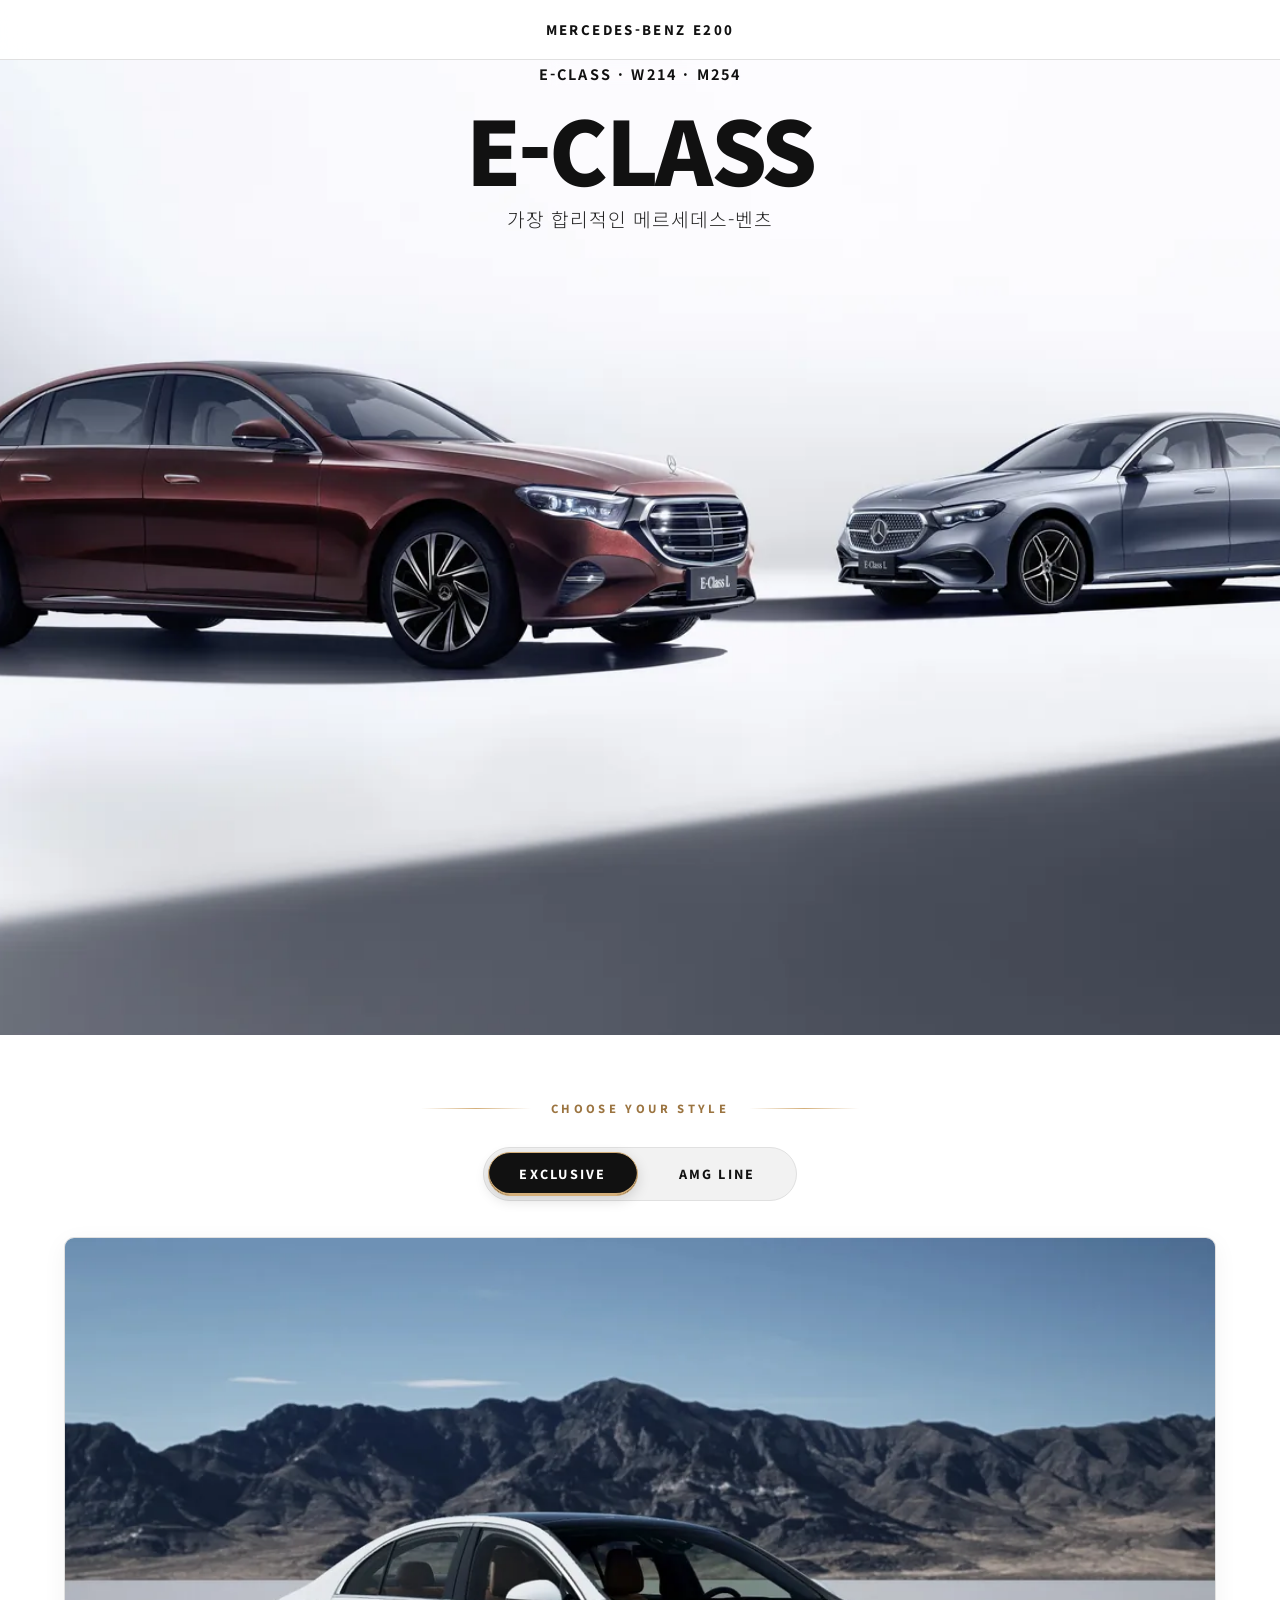
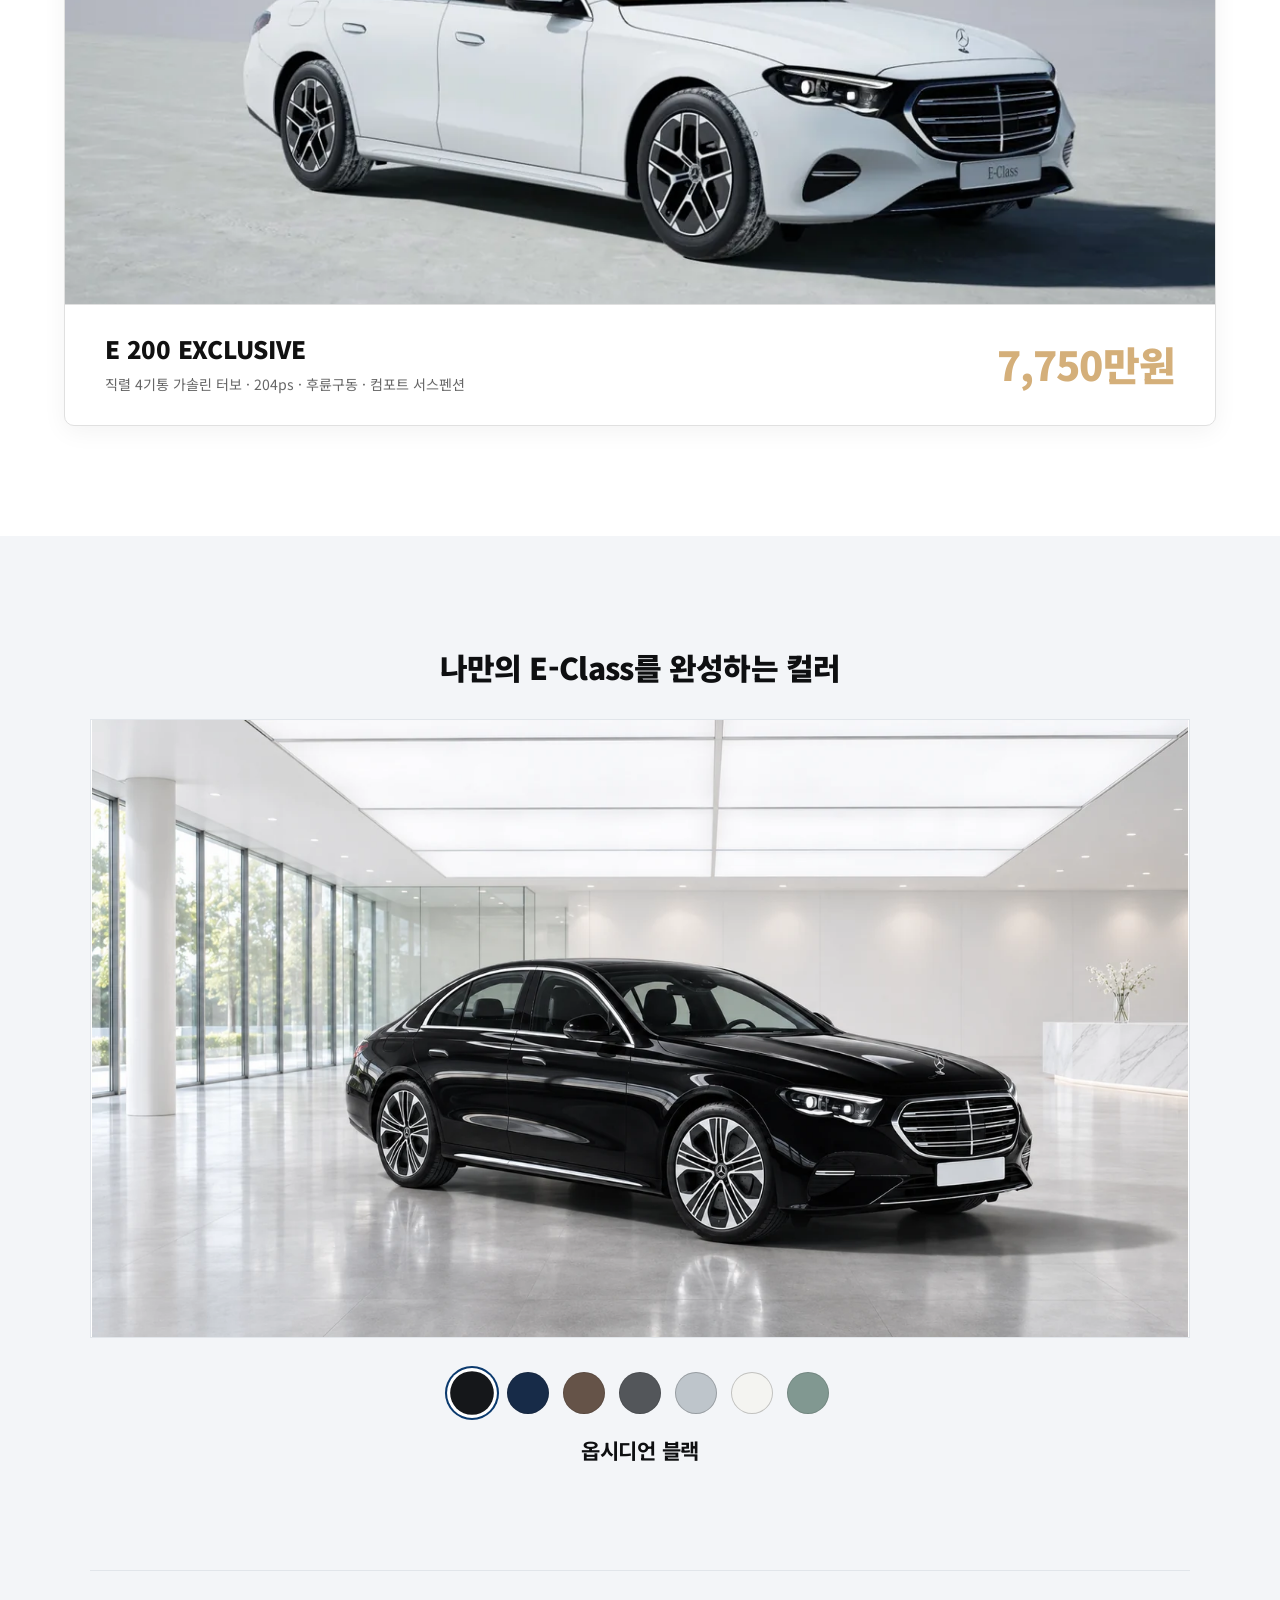
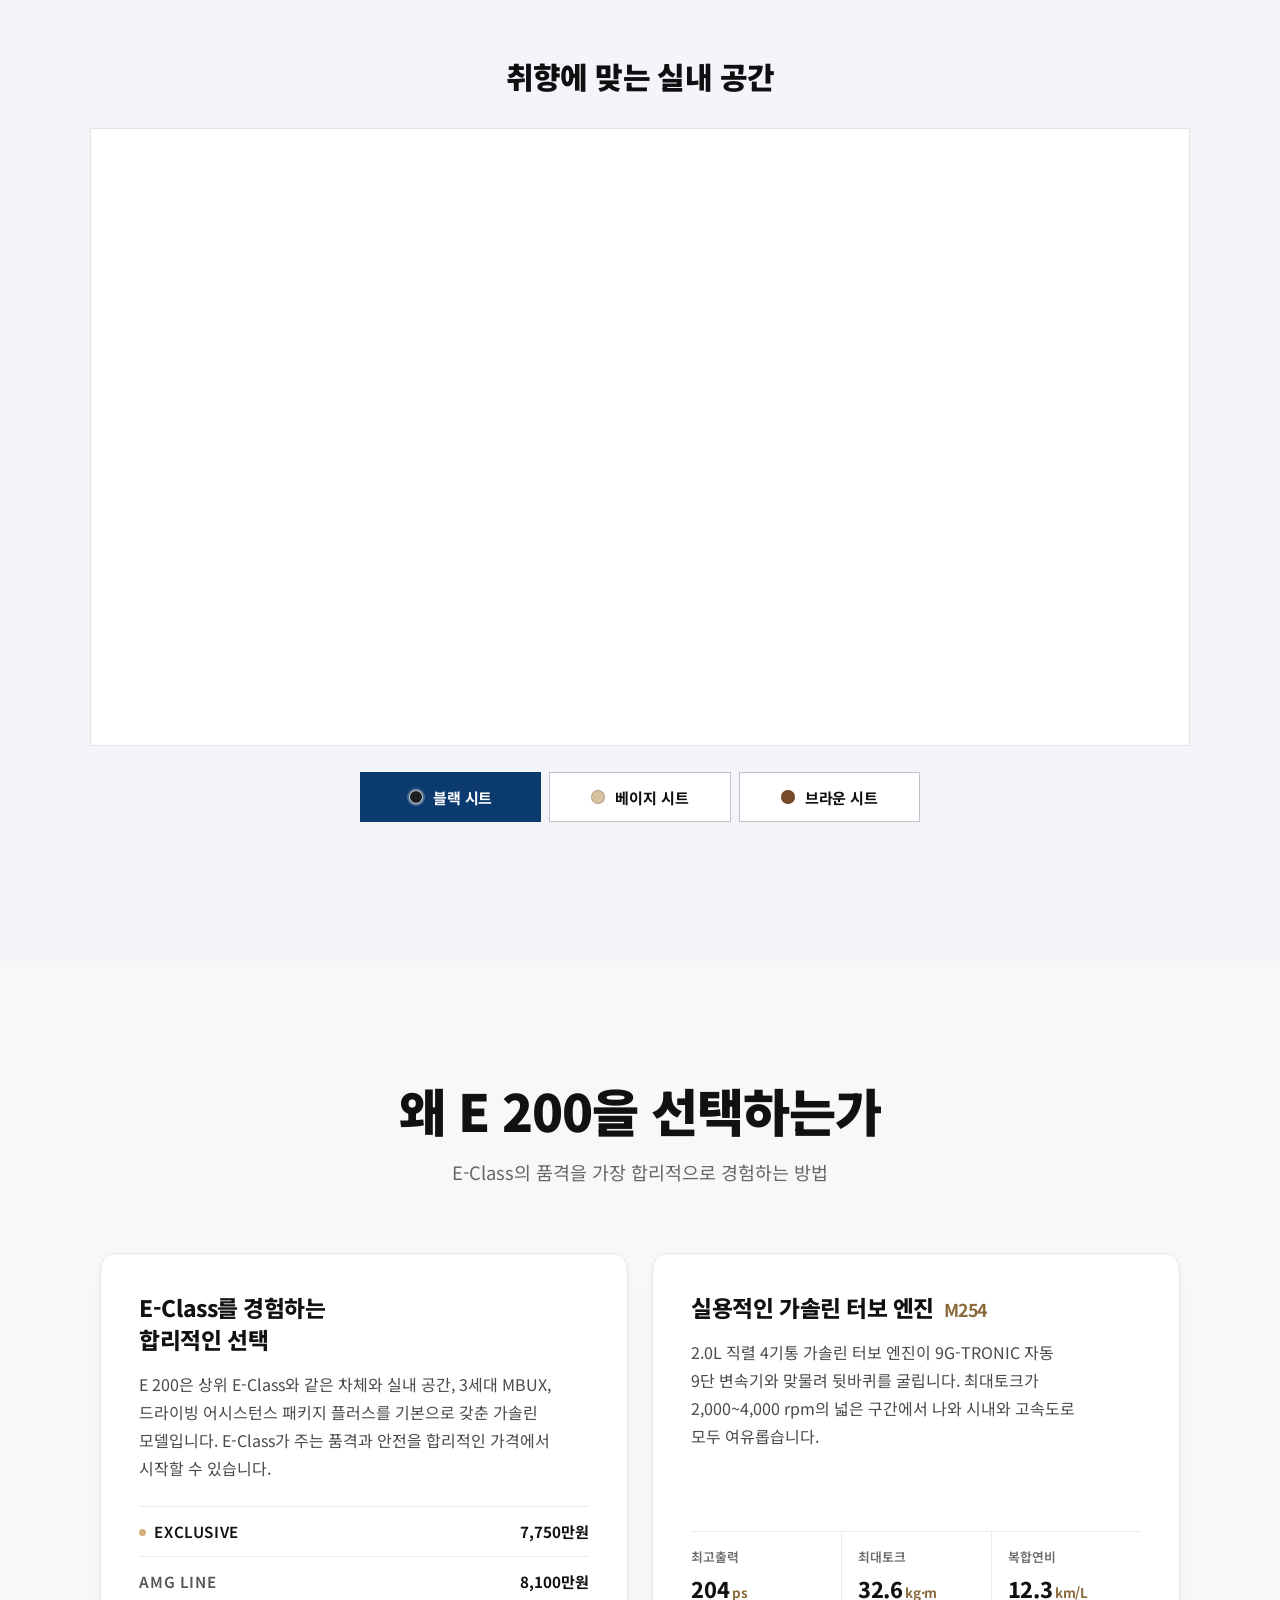
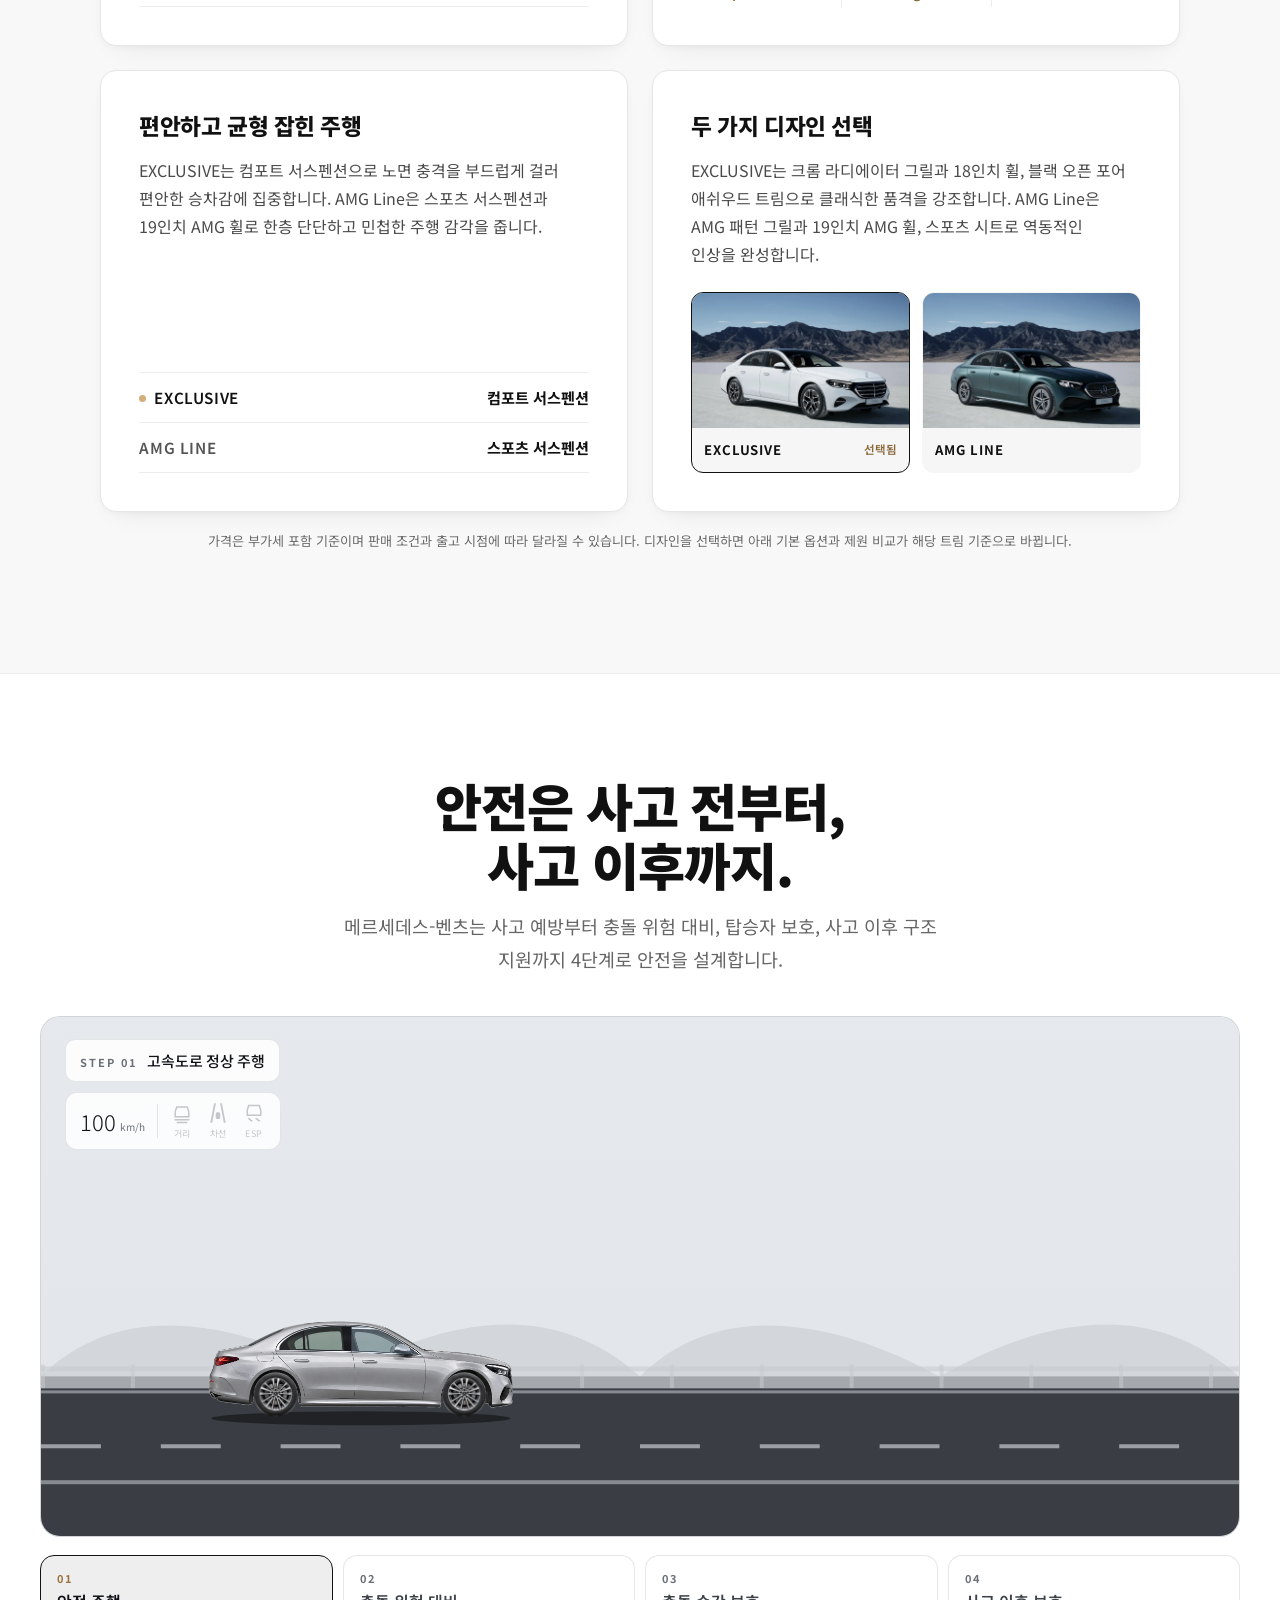
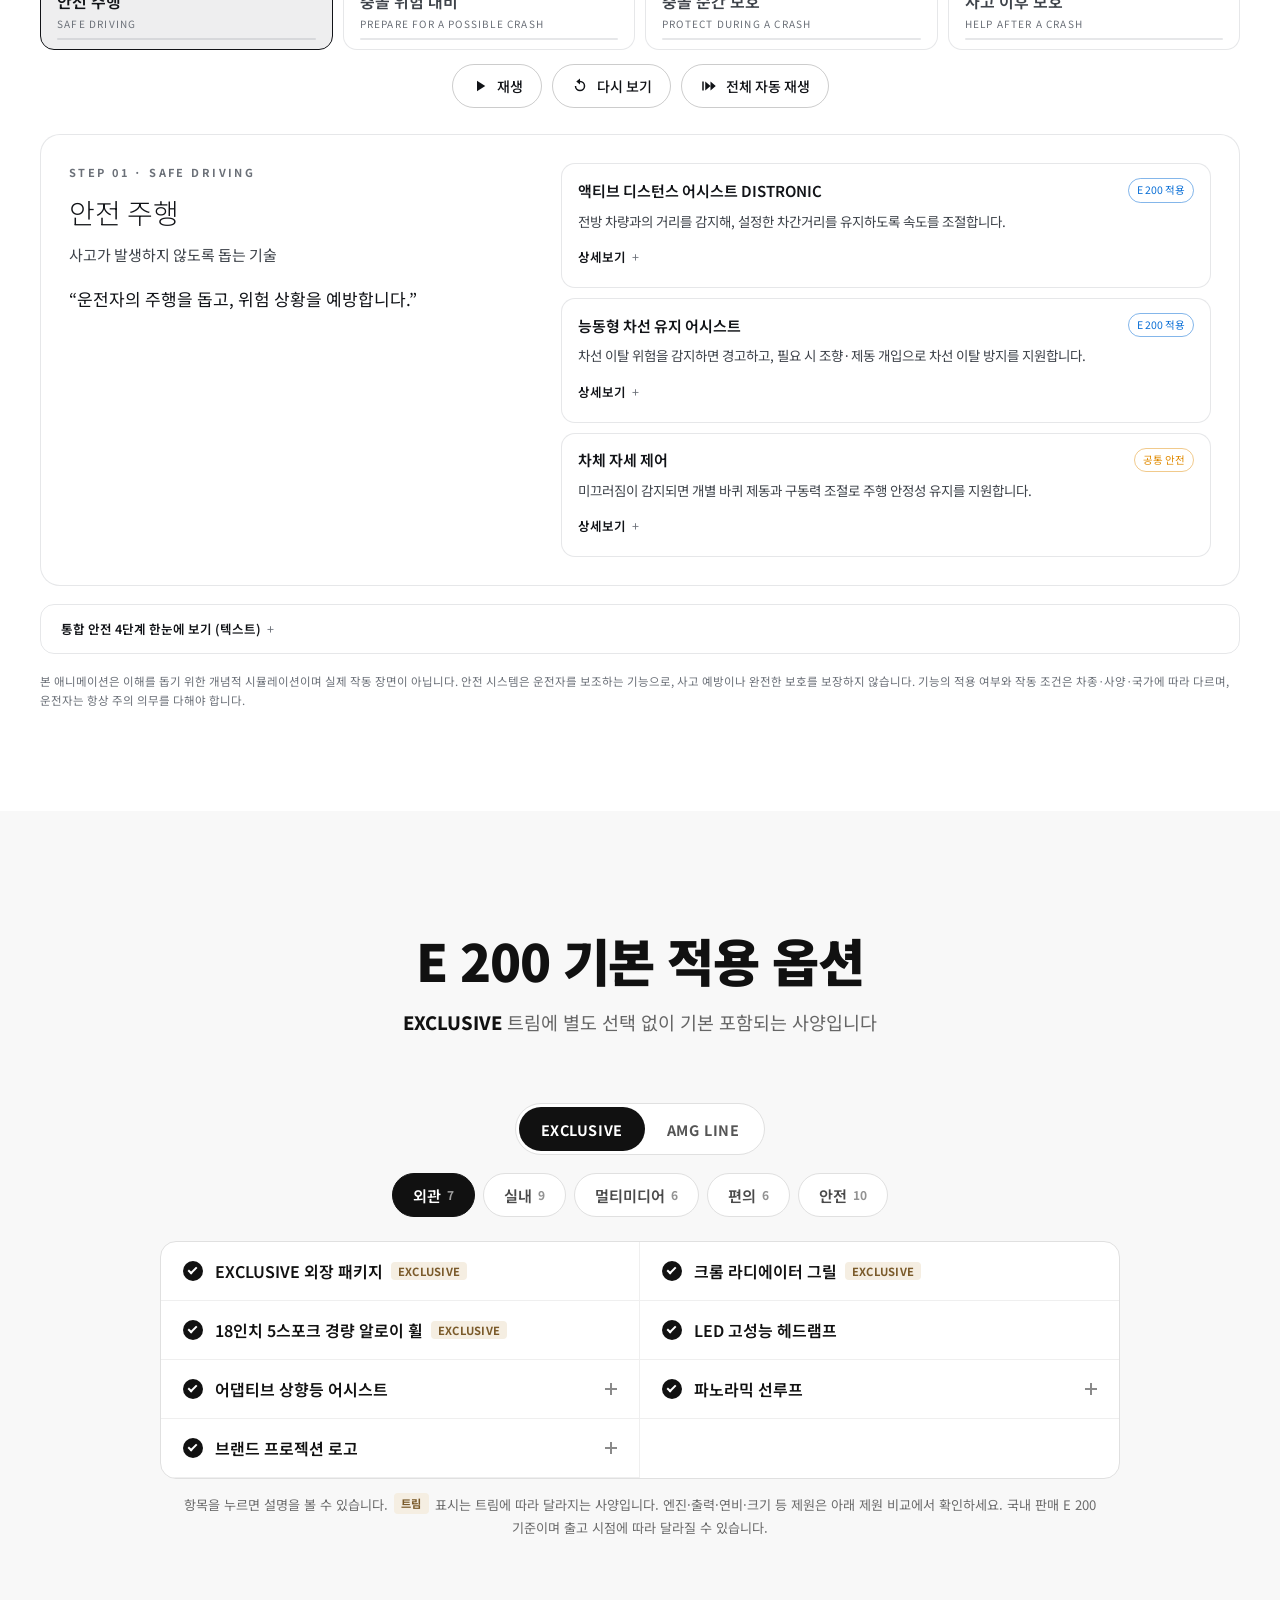
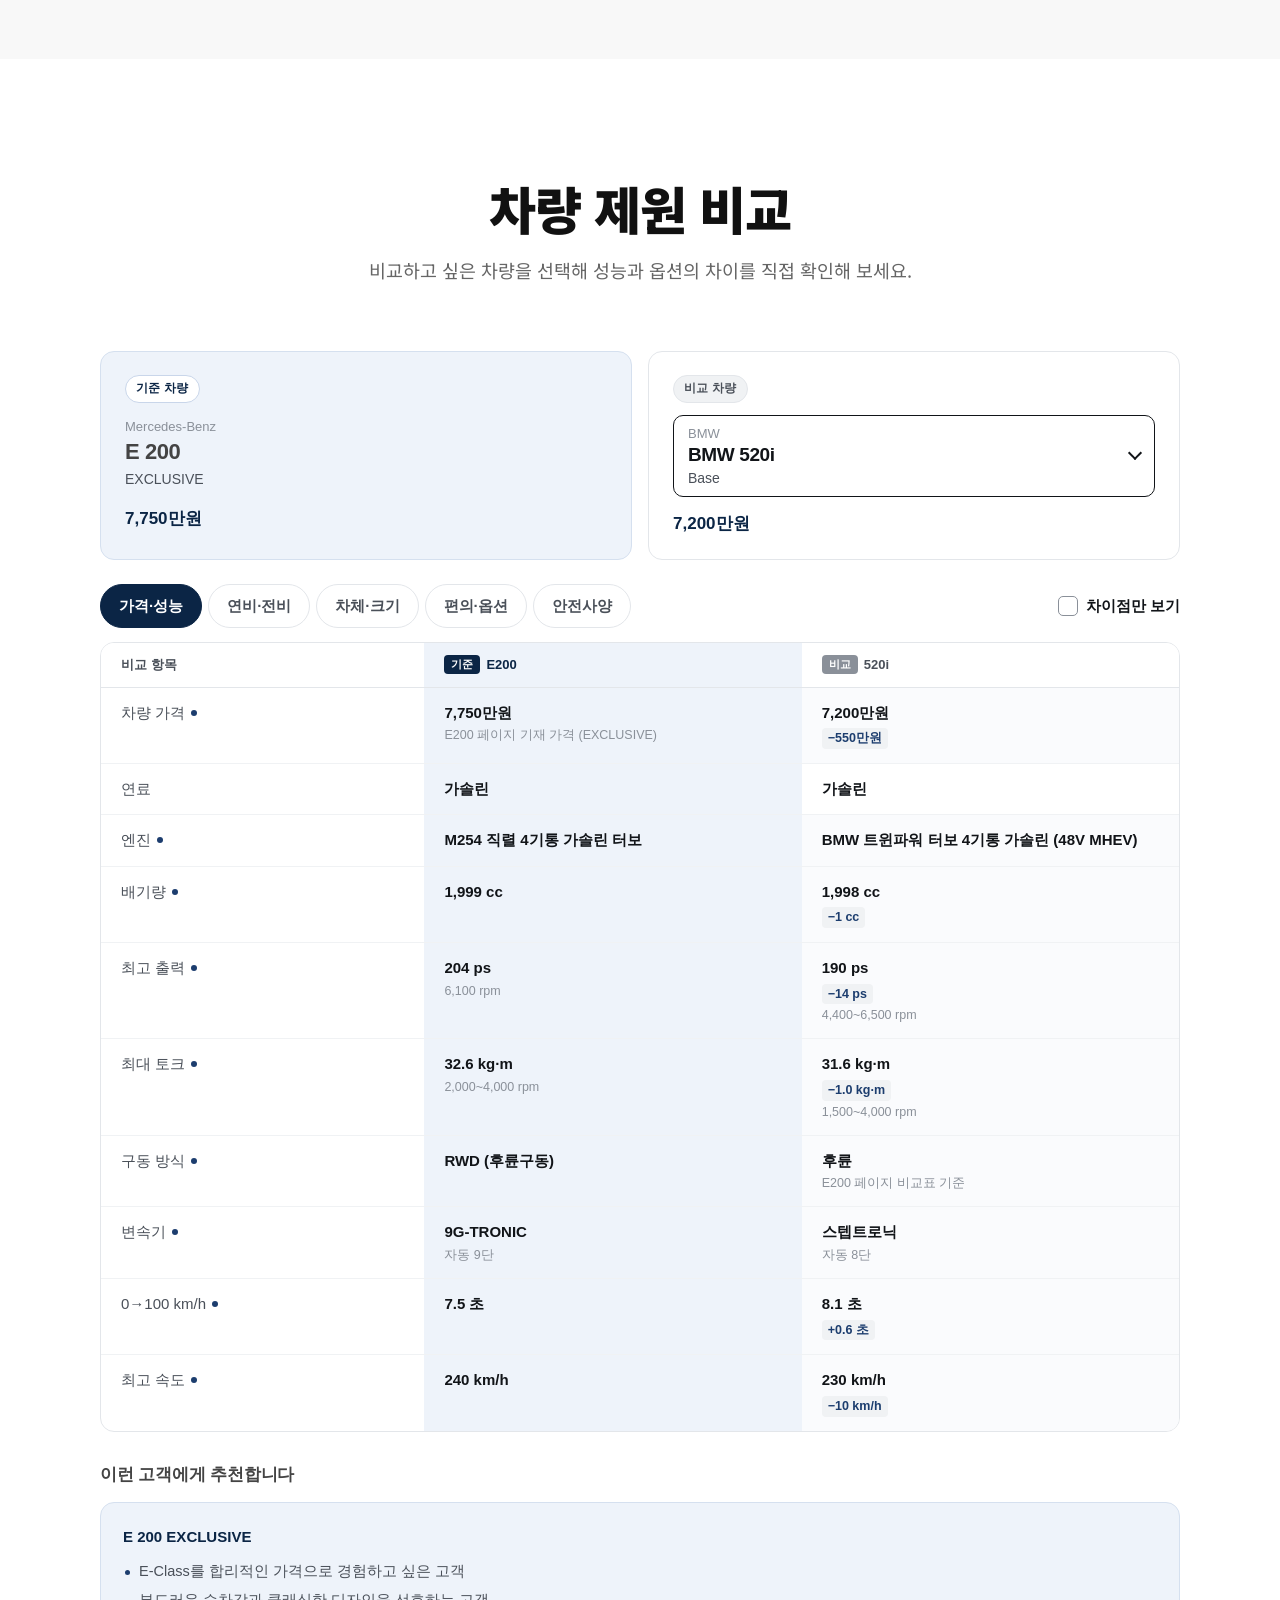
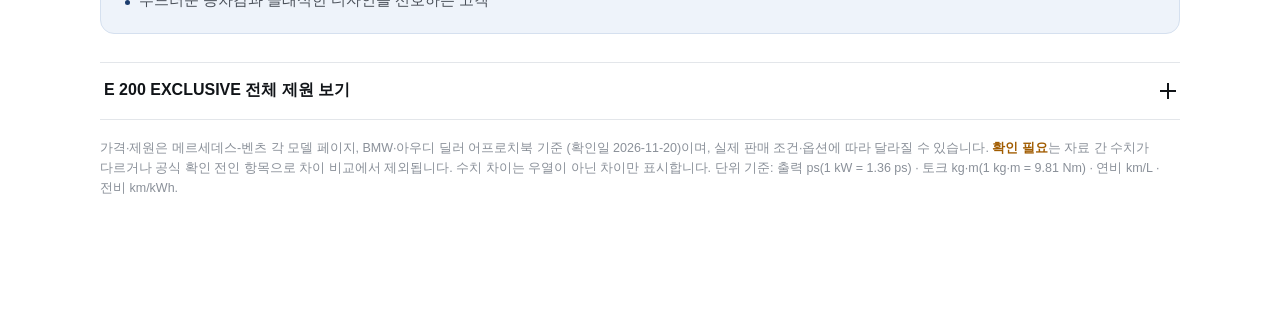
<file: e200.html>
<!DOCTYPE html>
<html lang="ko">
<head>
<meta charset="UTF-8">
<meta name="viewport" content="width=device-width, initial-scale=1.0">
<!-- HERO 이미지 우선 로딩 — 아래 IMAGES.hero / IMG_OPT_WIDTHS와 같은 파일이라 한 번만 내려받습니다 -->
<link rel="preload" as="image" type="image/webp" fetchpriority="high" href="images/e-class/opt/e-front-1920.webp"
  imagesrcset="images/e-class/opt/e-front-960.webp 960w, images/e-class/opt/e-front-1200.webp 1200w, images/e-class/opt/e-front-1600.webp 1600w, images/e-class/opt/e-front-1920.webp 1920w" imagesizes="100vw">
<title>E200 AVANTGARDE | Mercedes-Benz</title>
<!-- S-Core Dream (에스코어드림) – Google Fonts 미지원, Noto Sans KR로 대체 후 font-feature 최적화 -->
<link rel="preconnect" href="https://fonts.googleapis.com">
<link rel="preconnect" href="https://fonts.gstatic.com" crossorigin>
<link href="https://fonts.googleapis.com/css2?family=Noto+Sans+KR:wght@300;400;500;700;800;900&display=swap" rel="stylesheet">
<link rel="stylesheet" href="modules/vehicle-compare/vehicle-compare.css?v=20261121">

<!-- ============================================================
     이미지 URL 관리 영역
     ============================================================ -->
<script>
/* ==================================================
   IMAGE OPT — 이미지 용량·로딩 최적화
   - 아래 IMAGES 값은 이 페이지와 같은 저장소(images/e-class/opt/)의 최적화 WebP 파일입니다.
     (github.com 이미지 주소는 방문자가 많을 때 GitHub 요청 제한으로 막힐 수 있어 같은 사이트에서 제공)
   - IMG_OPT_WIDTHS에 등록된 이미지는 화면 크기에 맞는 파일(960px / 1600px 등)만 내려받습니다.
   - 새 이미지를 GitHub 주소로 넣어도 그대로 동작합니다(반응형만 적용 안 됨).
   ================================================== */
const IMG_OPT_WIDTHS = {"autodrive": [960, 1200, 1399], "burmester-e200": [960, 1008], "e-front": [960, 1200, 1600, 1920], "e-interior": [960, 1200, 1600], "e200-amgline": [960, 1200, 1600], "e200-exclusive": [960, 1200, 1600], "mercedes-me": [960, 1200, 1600], "parking-camera": [960, 1200, 1408], "safety": [960, 1200, 1365]};
const IMG_SIZES = { hero: '100vw', trim: '(max-width: 1240px) 92vw, 1150px', wide: '(max-width: 1240px) 92vw, 1150px', card: '(max-width: 768px) 100vw, 50vw', compare: '(max-width: 768px) 50vw, 30vw' };
function optImg(img, url, sizes){
  const m = String(url || '').match(/^(.*images\/e-class\/opt\/)([a-z0-9-]+)-(\d+)\.webp$/);
  const ws = m && IMG_OPT_WIDTHS[m[2]];
  img.decoding = 'async';
  if(!ws || ws.length < 2){ img.removeAttribute('srcset'); img.removeAttribute('sizes'); return; }
  img.sizes = sizes || IMG_SIZES.card;
  img.srcset = ws.map(w => `${m[1]}${m[2]}-${w}.webp ${w}w`).join(', ');
}

const IMAGES = {
  hero:               "images/e-class/opt/e-front-1920.webp",       // ① 히어로 · 차량 사진
  mercedesMe:         "images/e-class/opt/mercedes-me-1600.webp",   // ⑥ 기본 옵션 · Mercedes me connect
  distronic:          "images/e-class/opt/autodrive-1399.webp",     // ⑥ 기본 옵션 · DISTRONIC
  parking:            "images/e-class/opt/parking-camera-1408.webp",// ⑥ 기본 옵션 · 360도 카메라 / 주차 보조
  safety:             "images/e-class/opt/safety-1365.webp",        // ⑥ 기본 옵션 · 드라이빙 어시스턴스 패키지 플러스

  /* ── TRIM SELECTOR 이미지 (비어 있으면 플레이스홀더 표시) · ④ 디자인 카드에도 사용 ── */
  exclusiveExterior:  "images/e-class/opt/e200-exclusive-1600.webp",   // E200 EXCLUSIVE 외관 이미지
  amgExterior:        "images/e-class/opt/e200-amgline-1600.webp",     // E200 AMG LINE 외관 이미지
};

/* 이미지 주소 입력 안내
   - raw.githubusercontent.com 직접 주소를 권장합니다.
     (github.com/.../blob/... 주소를 붙여넣어도 자동으로 직접 주소로 변환됩니다)
   - GitHub에서 같은 파일명으로 이미지를 교체했는데 예전 이미지가 보이면
     아래 IMAGE_CACHE_VERSION 값을 바꿔주세요 (예: "20261014b").
   - 이미지가 안 보이면 F12 콘솔에서 checkAllImageLinks() 를 실행하면
     키별 상태를 표로 확인할 수 있습니다. */
const IMAGE_CACHE_VERSION = "20261014";
</script>

<!-- ============================================================
     공통 차량 데이터 — 가격·제원은 이 파일 한 곳에서만 관리
     (히어로 가격 · 선택 이유 카드 · 제원 비교가 함께 사용)
     ============================================================ -->
<script src="modules/vehicle-compare/vehicle-data.js?v=20261121"></script>

<!-- ============================================================
     트림 선택 데이터 (TRIM SELECTOR)
     - price 는 공통 데이터(vehicle-data.js)에서 자동으로 가져옵니다 (못 읽으면 괄호 안 값 사용)
     - vehicleId 는 공통 데이터의 차량 ID (제원 비교 기준 차량으로 사용)
     ============================================================ -->
<script>
function trimPrice(id, fallback){
  const v = window.MBVC_VEHICLES && MBVC_VEHICLES[id], won = v && v.price && v.price.value;
  if(!won) return fallback;
  const man = Math.round(won / 10000), e = Math.floor(man / 10000), r = man % 10000;
  return (e ? e + '억' + (r ? ' ' : '') : '') + (r || !e ? r.toLocaleString('ko-KR') + '만원' : '원');
}
const TRIM_DATA = {
  exclusive: {
    key: "exclusive",
    label: "EXCLUSIVE",
    name: "E 200 EXCLUSIVE",
    vehicleId: "e200-exclusive",
    price: trimPrice("e200-exclusive", "7,750만원"),
    description: "직렬 4기통 가솔린 터보 · 204ps · 후륜구동 · 컴포트 서스펜션",
    image: IMAGES.exclusiveExterior,
    placeholder: "EXCLUSIVE EXTERIOR IMAGE"
  },
  amg: {
    key: "amg",
    label: "AMG LINE",
    name: "E 200 AMG LINE",
    vehicleId: "e200-amg-line",
    price: trimPrice("e200-amg-line", "8,100만원"),
    description: "직렬 4기통 가솔린 터보 · 204ps · 후륜구동 · 스포츠 서스펜션",
    image: IMAGES.amgExterior,
    placeholder: "AMG LINE EXTERIOR IMAGE"
  }
};
const TRIM_DEFAULT = "exclusive";
</script>

<!-- ============================================================
     기본 적용 옵션 데이터 (⑥ EQUIPMENT)
     - 제원(엔진·출력·연비·크기 등)은 공통 데이터 vehicle-data.js 로 이동 → ⑦ 제원 비교에서 표시
     - 항목 형식
         { name }                 : 두 트림 공통 사양
         { trim: '키', name }     : 트림별로 다른 사양 → TRIM_EQUIPMENT 의 같은 키 값을 표시
                                    (값이 null 이면 그 트림에서는 표시 안 함)
         desc    : 펼쳤을 때 설명       benefit : 고객 입장에서 좋은 점
         img     : IMAGES 키 (누르면 확대)   verify : ['amg'] → 해당 트림 '확인 필요' 표시
     ============================================================ -->
<script>
const EQUIPMENT_CATEGORIES = [
  { key: 'exterior',    label: '외관' },
  { key: 'interior',    label: '실내' },
  { key: 'multimedia',  label: '멀티미디어' },
  { key: 'convenience', label: '편의' },
  { key: 'safety',      label: '안전' }
];

const EQUIPMENT_DATA = {
  exterior: [
    { trim: 'exteriorPackage', name: '외장 패키지' },
    { trim: 'grille', name: '라디에이터 그릴' },
    { trim: 'wheel', name: '휠' },
    { name: 'LED 고성능 헤드램프' },
    { name: '어댑티브 상향등 어시스트', desc: '마주 오는 차와 앞차를 인식해 상향등을 자동으로 조절합니다.', benefit: '야간 시야는 넓히고 다른 운전자의 눈부심은 줄여줍니다.' },
    { name: '파노라믹 선루프', desc: '앞좌석부터 뒷좌석 위까지 이어지는 대형 글라스 루프입니다.', benefit: '실내가 한층 밝고 넓게 느껴집니다.' },
    { name: '브랜드 프로젝션 로고', desc: '문을 열면 바닥에 메르세데스-벤츠 로고를 비춥니다.' }
  ],
  interior: [
    { trim: 'interiorPackage', name: '인테리어 패키지' },
    { trim: 'seat', name: '시트 타입' },
    { name: 'ARTICO 시트' },
    { trim: 'interiorTrim', name: '인테리어 트림' },
    { trim: 'steering', name: '스티어링 휠' },
    { name: '앞좌석 열선 · 통풍 · 메모리', benefit: '계절에 맞춰 쾌적하게 앉고, 운전 자세를 한 번에 불러옵니다.' },
    { name: '뒷좌석 열선 · ISOFIX · 접이식 시트', benefit: '뒷좌석 탑승자와 아이 동반 가족 모두 편안합니다.' },
    { name: '앰비언트 라이트', desc: '실내 곳곳을 은은한 조명으로 밝혀 분위기를 연출합니다.' },
    { name: '자동 온도 조절 시스템' }
  ],
  multimedia: [
    { name: '12.3인치 계기판 + 3세대 MBUX 14.4인치 디스플레이' },
    { name: 'MBUX 증강현실 내비게이션', desc: '전방 카메라 영상 위에 방향 안내를 겹쳐 보여줍니다.', benefit: '복잡한 교차로에서도 갈 길을 한눈에 알 수 있습니다.' },
    { name: '헤드업 디스플레이', desc: '속도와 길 안내를 앞 유리에 띄워줍니다.', benefit: '전방에서 시선을 떼지 않고 주행 정보를 확인합니다.' },
    { name: '무선 Apple CarPlay · Android Auto', desc: '아이폰과 갤럭시폰을 케이블 없이 연결합니다.' },
    { name: '앞좌석 스마트폰 무선 충전' },
    { name: 'Mercedes me connect', desc: '스마트폰 앱으로 원격 시동, 차량 위치, 차량 상태를 실시간으로 확인합니다. 사전 온도 조절과 디지털 차량 키도 이용할 수 있습니다.', benefit: '나와 차가 연결되어, 차에 타기 전부터 준비가 끝납니다.', img: 'mercedesMe', imgLabel: 'Mercedes me connect' },
    { trim: 'engineSound', name: '스포티 엔진 사운드', desc: '주행 상황에 맞춰 스포티한 엔진 사운드를 실내에 연출합니다.' }
  ],
  convenience: [
    { trim: 'suspension', name: '서스펜션', descByTrim: {
        exclusive: '노면 충격을 부드럽게 걸러 편안한 승차감에 초점을 맞춘 서스펜션입니다.',
        amg: '보다 단단한 세팅으로 코너와 차선 변경에서 민첩한 주행 감각을 줍니다.' } },
    { name: 'KEYLESS-GO', desc: '스마트키를 지니고 있으면 버튼만으로 문을 열고 시동을 걸 수 있습니다.' },
    { name: '핸즈프리 액세스', desc: '양손에 짐을 들고 있어도 범퍼 아래 발동작으로 트렁크를 엽니다.' },
    { name: '전동 트렁크' },
    { name: '서라운드 뷰 카메라', desc: '차량 주변을 위에서 내려다보듯 보여주는 360도 카메라입니다.', benefit: '좁은 골목과 주차장에서도 주변을 확인하며 움직일 수 있어 주차 스트레스가 줄어듭니다.', img: 'parking', imgLabel: '360도 카메라 · 액티브 주차 어시스트' },
    { name: '액티브 주차 어시스트', desc: '주차 공간을 찾아 조향과 제동을 도와 주차를 보조합니다.', benefit: '평행주차와 후진주차가 쉬워집니다.' }
  ],
  safety: [
    { name: '드라이빙 어시스턴스 패키지 플러스', desc: '레이더와 카메라가 주변을 실시간으로 살피며 아래 주행 보조 기능을 함께 제공합니다.', img: 'safety', imgLabel: '드라이빙 어시스턴스 패키지 플러스' },
    { name: 'DISTRONIC', desc: '설정한 속도로 달리며 앞차와의 거리를 자동으로 유지합니다. 고속도로 반자율 주행을 돕는 핵심 기능입니다.', benefit: '장거리 운전과 정체 구간의 피로가 줄어듭니다.', img: 'distronic', imgLabel: 'DISTRONIC' },
    { name: 'Steering Assist', desc: '차선 중앙을 유지하도록 조향을 보조합니다.' },
    { name: '능동형 차선 유지 어시스트', desc: '의도치 않게 차선을 벗어나면 차로 안으로 복귀하도록 돕습니다.' },
    { name: '능동형 사각지대 어시스트', desc: '측후방에서 다가오는 차량을 감지해 알려줍니다.' },
    { name: 'Active Brake Assist', desc: '충돌 위험이 있으면 경고하고 자동으로 제동을 돕습니다.' },
    { name: 'ADAPTIVE BRAKE' },
    { name: 'PRE-SAFE', desc: '충돌이 예상되면 탑승자를 보호하기 위한 준비를 미리 시작합니다.' },
    { name: '에어백 11개' },
    { name: '타이어핏', desc: '타이어가 펑크 났을 때 실란트로 임시 복구해 가까운 정비소까지 이동할 수 있게 돕습니다.' }
  ]
};

/* 트림별로 다른 사양 — 기존 'Exclusive vs AMG Line' 비교표 기준 (값 수정은 여기서) */
const TRIM_EQUIPMENT = {
  exclusive: {
    label: 'EXCLUSIVE',
    suspension:      '컴포트 서스펜션',
    engineSound:     null,                          // 비교표: Exclusive '—'
    exteriorPackage: 'EXCLUSIVE 외장 패키지',
    wheel:           '18인치 5스포크 경량 알로이 휠',
    grille:          '크롬 라디에이터 그릴',
    interiorPackage: 'EXCLUSIVE 인테리어 패키지',
    seat:            '컴포트 시트',
    interiorTrim:    '블랙 오픈 포어 애쉬우드 트림',
    steering:        '나파가죽 스티어링 휠'
  },
  amg: {
    label: 'AMG LINE',
    suspension:      '스포츠 서스펜션',
    engineSound:     '스포티 엔진 사운드',
    exteriorPackage: 'AMG LINE 외장 패키지',
    wheel:           '19인치 AMG 휠',
    grille:          'AMG 패턴 그릴',
    interiorPackage: 'AMG LINE 인테리어 패키지',
    seat:            '스포츠 시트',
    interiorTrim:    '블랙 피아노 라커 트림',
    steering:        '다기능 스포츠 나파 스티어링 휠'
  }
};
</script>

<style>
/* ============================================================
   RESET & BASE
   ============================================================ */
*, *::before, *::after { box-sizing: border-box; margin: 0; padding: 0; }
html { scroll-behavior: smooth; font-size: 16px; }
body {
  font-family: 'Noto Sans KR', 'Apple SD Gothic Neo', 'Malgun Gothic',
               'Segoe UI', sans-serif;
  background: #FFFFFF;
  color: #111111;
  line-height: 1.65;
  overflow-x: hidden;
  word-break: keep-all;
  -webkit-font-smoothing: antialiased;
}

/* ============================================================
   DESIGN TOKENS
   ============================================================ */
:root {
  --blue:   #0066FF;
  --red:    #E53935;
  --black:  #111111;
  --gold:   #D4AF7A;
  --gray1:  #F8F8F8;
  --gray2:  #F2F2F2;
  --gray3:  #E0E0E0;
  --gray4:  #999999;
  --white:  #FFFFFF;
  --shadow-sm: 0 2px 12px rgba(0,0,0,.06);
  --shadow-md: 0 8px 32px rgba(0,0,0,.10);
  --shadow-lg: 0 20px 60px rgba(0,0,0,.14);
  --radius: 16px;
  --section-gap: 120px;
}

/* ============================================================
   TYPOGRAPHY
   ============================================================ */

h1 { font-size: clamp(3rem, 8vw, 6.5rem); font-weight: 900; line-height: 1.05; letter-spacing: -.03em; }
h2 { font-size: clamp(2rem, 4vw, 3.2rem); font-weight: 900; line-height: 1.15; letter-spacing: -.02em; }
h3 { font-size: clamp(1.25rem, 2.5vw, 1.65rem); font-weight: 800; }
p  { color: #444; font-size: clamp(1rem, 1.9vw, 1.1rem); line-height: 1.8; }

/* ============================================================
   UTILITY
   ============================================================ */
.container { max-width: 1200px; margin: 0 auto; padding: 0 24px; }

.section { padding: var(--section-gap) 0; }
.section-alt { background: var(--gray1); }

/* ============================================================
   SCROLL REVEAL
   ============================================================ */
.reveal { opacity: 0; transform: translateY(36px); transition: opacity .7s ease, transform .7s ease; }
.reveal.visible { opacity: 1; transform: none; }
.reveal-delay-1 { transition-delay: .1s; }
.reveal-delay-2 { transition-delay: .2s; }
.reveal-delay-3 { transition-delay: .3s; }
.reveal-delay-4 { transition-delay: .4s; }

/* ============================================================
   HEADER
   ============================================================ */
.site-header {
  position: fixed; top: 0; left: 0; right: 0; z-index: 1000;
  background: rgba(255,255,255,.92); backdrop-filter: blur(16px);
  border-bottom: 1px solid var(--gray3);
  display: flex; align-items: center; justify-content: center;
  padding: 0 32px; height: 60px; transition: box-shadow .3s;
}
.site-header.scrolled { box-shadow: var(--shadow-sm); }
.header-logo { font-size: .82rem; font-weight: 800; letter-spacing: .18em; color: var(--black); text-transform: uppercase; }

/* ============================================================
   S1 · HERO — BASE (공통 기본 스타일)
   ============================================================ */
#hero {
  position: relative;
  display: flex;
  flex-direction: column;
  align-items: center;
  justify-content: flex-start;
  min-height: 100svh;
  background: var(--black);
  overflow: hidden;
  text-align: center;
  padding-top: 60px;
}
.hero-media {
  position: absolute;
  inset: 0;
  width: 100%; 
  height: 100%;
  z-index: 0;
}
.hero-media img {
  width: 100%; 
  height: 100%;
  object-fit: cover;
  object-position: center center;
  display: block;
}
.hero-media::after {
  content: '';
  position: absolute;
  inset: 0;
  background: none;
  z-index: 1;
}
.hero-content {
  position: relative;
  z-index: 2;
  color: var(--white);
  max-width: 100%;
  animation: fadeIn 1s ease-in;
  display: flex;
  flex-direction: column;
  align-items: center;
  justify-content: flex-start;
  width: 100%;
  padding: 0;
}
.hero-label {
  display: inline-block;
  margin-bottom: 12px;
  padding: 8px 20px;
  background: rgba(255,255,255,.08);
  border: 1px solid rgba(255,255,255,.2);
  border-radius: 100px;
  font-size: .85rem;
  font-weight: 700;
  letter-spacing: .15em;
  text-transform: uppercase;
  backdrop-filter: blur(8px);
  animation: fadeIn 1s ease-in .1s backwards;
  color: var(--white);
  text-shadow: 0 2px 8px rgba(0,0,0,.5);
}
.hero-title-wrap {
  position: relative;
  width: 100%;
  padding: 0;
  background: none;
  backdrop-filter: none;
  text-align: center;
}
.hero-title {
  margin-bottom: 0;
  animation: fadeIn 1s ease-in .2s backwards;
}
.hero-title h1 {
  color: var(--white);
  font-size: clamp(2.5rem, 10vw, 6.5rem);
  font-weight: 900;
  line-height: 1.05;
  letter-spacing: -.03em;
  margin-bottom: 8px;
  text-shadow: 0 5px 18px rgba(0,0,0,.95);
}
.hero-title p {
  color: rgba(255,255,255,.75);
  font-size: clamp(1rem, 2vw, 1.2rem);
  font-weight: 300;
  letter-spacing: .05em;
  text-shadow: 0 3px 12px rgba(0,0,0,.9);
}
.hero-badge {
  display: none;
}

/* ============================================================
   S1-B · TRIM SELECTOR (EXCLUSIVE / AMG LINE) — E300 디자인 기준
   ============================================================ */
#trim { background: var(--white); }
.trim-section {
  max-width: 1200px;
  margin: 0 auto;
  padding: 64px 24px 110px;
  background: var(--white);
  text-align: center;
}
.trim-topline {
  display: flex; align-items: center; justify-content: center;
  gap: 20px; margin-bottom: 30px;
}
.trim-topline-line {
  flex: 1; max-width: 110px; height: 1px;
  background: linear-gradient(90deg, transparent, var(--gold), transparent);
}
.trim-topline-label {
  font-size: .7rem; font-weight: 800; letter-spacing: .3em;
  text-transform: uppercase; color: #9b7440;
}
/* 버튼 (캡슐형 segmented control) */
.trim-tabs {
  display: inline-flex; gap: 4px; padding: 4px;
  background: var(--gray2); border: 1px solid var(--gray3);
  border-radius: 100px; margin-bottom: 36px;
}
.trim-tab {
  appearance: none; -webkit-appearance: none;
  min-width: 150px; padding: 12px 28px;
  border: 1px solid transparent; border-radius: 100px;
  background: transparent; color: var(--black);
  font-family: inherit; font-size: .78rem; font-weight: 800;
  letter-spacing: .18em; text-transform: uppercase; white-space: nowrap;
  cursor: pointer; -webkit-tap-highlight-color: transparent;
  transition: background-color .22s ease, color .22s ease, border-color .22s ease, box-shadow .22s ease;
}
.trim-tab:hover { background: var(--white); border-color: rgba(212,175,122,.55); }
.trim-tab:focus-visible { outline: 2px solid var(--gold); outline-offset: 2px; }
.trim-tab.active {
  background: var(--black); color: var(--white);
  border-color: var(--gold);
  box-shadow: 0 4px 14px rgba(0,0,0,.14), inset 0 -2px 0 var(--gold);
}
.trim-tab.active:hover { background: #000; }
/* 대형 이미지 카드 */
.trim-hero {
  max-width: 1160px; margin: 0 auto;
  background: var(--white);
  border: 1px solid var(--gray3);
  border-radius: 10px;
  overflow: hidden;
  box-shadow: 0 6px 24px rgba(0,0,0,.05);
}
.trim-main-image {
  position: relative;
  width: 100%;
  height: clamp(520px, 50vw, 620px);
  background: linear-gradient(180deg, #FAFAFA 0%, #F1F1F1 100%);
  display: flex; align-items: center; justify-content: center;
  overflow: hidden;
  transition: opacity .25s ease;
}
.trim-main-image img {
  position: absolute; inset: 0;
  width: 100%; height: 100%;
  object-fit: contain; object-position: center center;
  padding: 24px;
}
.trim-main-placeholder {
  display: flex; flex-direction: column; align-items: center; justify-content: center;
  gap: 12px; color: #B5B5B5;
  font-size: .8rem; font-weight: 700; letter-spacing: .22em; text-transform: uppercase;
}
.trim-main-placeholder::before {
  content: ""; width: 38px; height: 1px; background: var(--gold);
}
.trim-is-hidden { display: none !important; }
.trim-fading { opacity: 0 !important; }
/* 트림 정보 */
.trim-info {
  display: grid;
  grid-template-columns: 1fr auto;
  align-items: center;
  gap: 8px 32px;
  padding: 28px 40px 30px;
  border-top: 1px solid var(--gray3);
  text-align: left;
  transition: opacity .25s ease;
}
.trim-name {
  font-size: clamp(1.15rem, 2.2vw, 1.5rem);
  font-weight: 900; letter-spacing: -.01em; color: var(--black);
  line-height: 1.3;
}
.trim-price {
  grid-row: span 2;
  font-size: clamp(1.8rem, 3.6vw, 2.5rem);
  font-weight: 900; letter-spacing: -.02em; line-height: 1;
  color: var(--gold); white-space: nowrap;
}
.trim-desc { font-size: .88rem; line-height: 1.6; color: #666; }
@media (max-width: 768px) {
  .trim-section { padding: 48px 20px 72px; }
  .trim-topline { margin-bottom: 24px; }
  .trim-tabs { display: flex; width: 100%; max-width: 420px; margin: 0 auto 28px; }
  .trim-tab { flex: 1; min-width: 0; padding: 12px 10px; min-height: 44px; }
  .trim-main-image { height: auto; aspect-ratio: 4 / 3; }
  .trim-main-image img { padding: 12px; }
  .trim-info {
    grid-template-columns: 1fr; text-align: center;
    padding: 24px 20px 26px; gap: 8px;
  }
  .trim-name { order: 1; }
  .trim-price { grid-row: auto; order: 2; }
  .trim-desc { order: 3; }
}
@media (max-width: 480px) {
  .trim-section { padding: 40px 16px 60px; }
  .trim-tab { font-size: .7rem; letter-spacing: .12em; padding: 11px 6px; }
  .trim-main-image { aspect-ratio: 1 / 1; min-height: 280px; }
  .trim-name { font-size: 1.1rem; }
  .trim-price { font-size: 2rem; }
  .trim-desc { font-size: .82rem; }
}

/* 카테고리 버튼 — PC 가로 정렬(좁아지면 줄바꿈) / 모바일 2열 × 3행 */

/* 기준 트림 — 2번째 섹션 트림 선택과 같은 상태 */

/* 내용 영역 — 높이 변화를 부드럽게 (갑작스러운 화면 이동 방지) */

/* 상세 제원 — 그룹별 카드(PC 2열 / 모바일 1열) */

/* 사양 리스트 카드 */

/* 모바일 최적화 — 터치 영역·작은 글자 보강 */

.ecol-swatch { position: relative; }
.ecol-swatch::after { content: ''; position: absolute; inset: -4px; border-radius: 50%; }   /* 보이는 크기는 그대로, 누르는 영역만 넓힘 */

/* ============================================================
   SECTION HEADING
   ============================================================ */
.section-heading {
  margin-bottom: 64px;
  text-align: center;
}

.section-heading h2 {
  margin-bottom: 16px;
  color: var(--black);
}
.section-heading p {
  color: #666;
  max-width: 600px;
  margin: 0 auto;
}

/* ============================================================
   RESPONSIVE
   ============================================================ */

/* ---- PC (769px 이상) ---- */
@media (min-width: 769px) {
  /* ---- 히어로 섹션 PC ---- */
  #hero {
    min-height: 115vh;
    padding-top: 60px;
    justify-content: flex-start;
  }
  .hero-content {
    justify-content: flex-start;
    padding-top: 80px;
    padding-bottom: 120px;
    height: 100%;
  }
  
  /* 제목 박스 완전 삭제 */
  .hero-title-wrap {
    width: auto;
    max-width: none;
    padding: 0;
    background: transparent !important;
    background-image: none !important;
    backdrop-filter: none !important;
    box-shadow: none !important;
    margin-top: 0;
    transform: translateY(-80px);
  }
  
  /* 제목 글자색 검정으로 변경 */
  .hero-label {
    margin-bottom: 16px;
    font-size: 0.9rem;
    color: #111111;
    background: transparent;
    border: none;
    padding: 0;
    text-shadow: 0 2px 4px rgba(255,255,255,.25);
  }
  
  .hero-title h1 {
    font-size: clamp(3.5rem, 7vw, 5.5rem);
    margin-bottom: 8px;
    color: #111111;
    text-shadow: 0 2px 4px rgba(255,255,255,.25);
  }
  
  .hero-title p {
    font-size: 1.2rem;
    color: #222222;
    text-shadow: none;
  }
  
  /* ---- 섹션 공통 ---- */
  .section-heading p {
    font-size: 1.15rem;
  }
  
  /* ---- 섹션 공통 ---- */
  .section-heading p {
    font-size: 1.15rem;
  }
  
  /* ---- 섹션 공통 ---- */
  .section-heading p {
    font-size: 1.15rem;
  }
  
}

/* ---- 태블릿 (481px ~ 768px) ---- */

/* ---- 모바일 (480px 이하) ---- */
@media (max-width: 480px) {
  .container { padding: 0 16px; }
  .section { padding: 80px 0; }
  h1 { font-size: clamp(2rem, 7vw, 3rem); }
  h2 { font-size: clamp(1.5rem, 3.5vw, 2rem); }
  .hero-price-main { font-size: 1.8rem; }
  
  /* ---- 히어로 섹션 모바일 ---- */
  #hero {
    min-height: auto;
    background: #111;
    padding-top: 60px;
  }
  .hero-media {
    position: relative;
    height: 46vh;
    min-height: 300px;
    width: 100%;
  }
  .hero-content {
    position: relative;
    height: auto;
    padding: 0 16px 36px;
    background: #111;
  }
  .hero-title-wrap {
    width: 100%;
    padding: 28px 0 18px;
    background: none;
  }
  .hero-label {
    margin-bottom: 16px;
    font-size: .75rem;
  }
  .hero-title h1 {
    font-size: clamp(2.5rem, 13vw, 4rem);
    margin-bottom: 8px;
  }
  .hero-title p {
    font-size: 1rem;
  }
}

/* ============================================================
   ④ WHY E200 — 선택 이유 4카드 (PC 2×2 · 모바일 1열)
   ============================================================ */
.why2-grid { display: grid; grid-template-columns: repeat(2, minmax(0, 1fr)); gap: 24px; max-width: 1080px; margin: 0 auto; }
.why2-card { display: flex; flex-direction: column; background: var(--white); border: 1px solid #e6e6e6; border-radius: var(--radius); padding: clamp(28px, 3vw, 40px); box-shadow: 0 2px 6px rgba(17,17,17,.03), 0 12px 28px -18px rgba(17,17,17,.12); }
.why2-card h3 { margin: 0 0 14px; font-size: clamp(1.2rem, 1.9vw, 1.42rem); font-weight: 800; line-height: 1.4; letter-spacing: -.02em; color: var(--black); text-wrap: balance; word-break: keep-all; }
.why2-card h3 small { display: inline-block; margin-left: 4px; font-size: .78em; font-weight: 700; color: #8a6a3b; }
.why2-card > p { margin: 0; font-size: 1rem; line-height: 1.75; color: #4a4a4a; word-break: keep-all; text-wrap: pretty; }
.why2-foot { margin-top: auto; padding-top: 24px; }
.why2-rows { list-style: none; margin: 0; padding: 0; border-top: 1px solid #ececec; }
.why2-rows li { display: flex; justify-content: space-between; align-items: baseline; gap: 12px; padding: 12px 0; border-bottom: 1px solid #ececec; font-size: .95rem; color: #555; }
.why2-rows li b { font-weight: 700; color: var(--black); font-variant-numeric: tabular-nums; text-align: right; word-break: keep-all; }
.why2-rows li span { font-weight: 600; letter-spacing: .04em; white-space: nowrap; }
.why2-rows li.is-on span { color: var(--black); }
.why2-rows li.is-on span::before { content: ''; display: inline-block; width: 7px; height: 7px; margin-right: 8px; border-radius: 50%; background: var(--gold); vertical-align: 2px; }
.why2-stats { display: grid; grid-template-columns: repeat(3, minmax(0, 1fr)); margin: 0; border-top: 1px solid #ececec; }
.why2-stats div { padding: 14px 0 0; }
.why2-stats div + div { padding-left: 16px; border-left: 1px solid #ececec; }
.why2-stats dt { font-size: .8rem; font-weight: 600; color: #6b6b6b; }
.why2-stats dd { margin: 4px 0 0; font-size: 1.35rem; font-weight: 800; letter-spacing: -.02em; color: var(--black); font-variant-numeric: tabular-nums; white-space: nowrap; }
.why2-stats dd small { margin-left: 3px; font-size: .62em; font-weight: 700; color: #8a6a3b; }
.why2-picks { display: grid; grid-template-columns: 1fr 1fr; gap: 12px; }
.why2-pick { display: block; padding: 0; margin: 0; font: inherit; text-align: left; background: #f6f6f6; border: 1.5px solid transparent; border-radius: 12px; overflow: hidden; cursor: pointer; transition: border-color .2s; }
.why2-pick:hover { border-color: #c9c9c9; }
.why2-pick[aria-pressed="true"] { border-color: var(--black); }
.why2-pick:focus-visible { outline: 3px solid rgba(212,175,122,.6); outline-offset: 2px; }
.why2-pick-img { display: block; aspect-ratio: 16 / 10; background: #eee; }
.why2-pick-img img { display: block; width: 100%; height: 100%; object-fit: cover; }
.why2-pick-name { display: flex; align-items: center; justify-content: space-between; gap: 6px; min-height: 44px; padding: 8px 12px; font-size: .82rem; font-weight: 700; letter-spacing: .06em; color: var(--black); }
.why2-pick-name i { font-style: normal; font-size: .72rem; font-weight: 600; letter-spacing: 0; color: #8a6a3b; visibility: hidden; }
.why2-pick[aria-pressed="true"] .why2-pick-name i { visibility: visible; }
.why2-card .nw { white-space: nowrap; }
.why2-note { max-width: 1080px; margin: 18px auto 0; font-size: .82rem; line-height: 1.7; color: #6b6b6b; text-align: center; }
@media (max-width: 768px) {
  .why2-grid { grid-template-columns: 1fr; gap: 16px; }
  .why2-card { padding: 26px 22px; }
  .why2-card > p { font-size: .97rem; }
  .why2-stats dd { font-size: 1.2rem; }
  .why2-stats div + div { padding-left: 12px; }
}
@media (max-width: 380px) {
  .why2-stats dd { font-size: 1.08rem; }
  .why2-rows li { font-size: .9rem; }
}

/* ============================================================
   ⑥ 기본 적용 옵션 — eqx- (카테고리 탭 + 2열 아코디언 · 트림 연동)
   ============================================================ */
.eqx { max-width: 960px; margin: 0 auto; }
.eqx-trim-label { color: var(--black); font-weight: 800; }
.eqx-trimbar { display: flex; justify-content: center; margin: 0 auto 18px; width: max-content; max-width: 100%; padding: 3px; border: 1px solid var(--gray3); border-radius: 999px; background: #fff; }
.eqx-trim { min-height: 44px; padding: 0 22px; font: inherit; font-size: .9rem; font-weight: 700; letter-spacing: .04em; color: #555; background: none; border: 0; border-radius: 999px; cursor: pointer; transition: background .2s, color .2s; }
.eqx-trim[aria-pressed="true"] { background: var(--black); color: #fff; }
.eqx-tabs { display: flex; flex-wrap: wrap; justify-content: center; gap: 8px; margin-bottom: 24px; }
.eqx-tab { display: inline-flex; align-items: center; gap: 6px; min-height: 44px; padding: 0 20px; font: inherit; font-size: .95rem; font-weight: 600; color: #4a4a4a; background: #fff; border: 1px solid var(--gray3); border-radius: 999px; cursor: pointer; white-space: nowrap; transition: background .2s, color .2s, border-color .2s; }
.eqx-tab:hover { border-color: #8a8a8a; color: var(--black); }
.eqx-tab[aria-selected="true"] { background: var(--black); border-color: var(--black); color: #fff; }
.eqx-tab:focus-visible, .eqx-row:focus-visible, .eqx-trim:focus-visible, .eqx-media:focus-visible { outline: 3px solid rgba(212,175,122,.6); outline-offset: 2px; }
.eqx-count { font-size: .75rem; font-weight: 700; opacity: .6; font-variant-numeric: tabular-nums; }
.eqx-panel { background: #fff; border: 1px solid var(--gray3); border-radius: var(--radius); overflow: hidden; }
.eqx-list { list-style: none; margin: 0; padding: 0; display: grid; grid-template-columns: 1fr 1fr; }
.eqx-item { border-bottom: 1px solid #efefef; min-width: 0; }
.eqx-item:nth-child(odd) { border-right: 1px solid #efefef; }
.eqx-row { display: flex; align-items: center; gap: 12px; width: 100%; min-height: 58px; padding: 14px 22px; margin: 0; font: inherit; text-align: left; color: var(--black); background: none; border: 0; cursor: pointer; }
.eqx-row.is-static { cursor: default; }
button.eqx-row:hover { background: #fafafa; }
.eqx-check { flex: none; width: 20px; height: 20px; border-radius: 50%; background: var(--black); position: relative; }
.eqx-check::after { content: ''; position: absolute; left: 7px; top: 4px; width: 5px; height: 9px; border-right: 2px solid #fff; border-bottom: 2px solid #fff; transform: rotate(45deg); }
.eqx-name { flex: 1; min-width: 0; font-size: 1rem; font-weight: 600; line-height: 1.45; word-break: keep-all; }
.eqx-tag { display: inline-block; margin-left: 8px; padding: 1px 7px; border-radius: 4px; font-size: .7rem; font-weight: 700; letter-spacing: .02em; vertical-align: 2px; white-space: nowrap; }
.eqx-tag.is-trim { background: #f5eee2; color: #7a5a2a; }
.eqx-tag.is-check { background: #fff3e0; color: #9a5200; }
.eqx-plus { flex: none; position: relative; width: 12px; height: 12px; }
.eqx-plus::before, .eqx-plus::after { content: ''; position: absolute; left: 0; top: 5px; width: 12px; height: 2px; background: #8a8a8a; transition: transform .2s; }
.eqx-plus::after { transform: rotate(90deg); }
.eqx-row[aria-expanded="true"] .eqx-plus::after { transform: rotate(0); }
.eqx-desc { padding: 0 22px 18px 54px; }
.eqx-desc p { margin: 0; font-size: .94rem; line-height: 1.7; color: #4a4a4a; word-break: keep-all; }
.eqx-desc p + p { margin-top: 8px; }
.eqx-desc .eqx-benefit { color: var(--black); }
.eqx-benefit b { margin-right: 6px; font-weight: 700; color: #8a6a3b; }
.eqx-media { position: relative; display: block; width: 100%; max-width: 360px; aspect-ratio: 16 / 9; margin-top: 12px; padding: 0; border: 1px solid #efefef; border-radius: 10px; overflow: hidden; background: #f4f4f4; cursor: zoom-in; }
.eqx-media img { display: block; width: 100%; height: 100%; object-fit: cover; }
.eqx-media-zoom { position: absolute; right: 8px; bottom: 8px; padding: 3px 9px; border-radius: 999px; background: rgba(17,17,17,.78); color: #fff; font-size: .72rem; font-weight: 700; }
.eqx-note { margin: 14px 0 0; font-size: .82rem; line-height: 1.7; color: #6b6b6b; text-align: center; }
.eqx-note .eqx-tag { margin: 0 2px; }
@media (max-width: 768px) {
  .eqx-tabs { flex-wrap: nowrap; justify-content: flex-start; overflow-x: auto; scrollbar-width: none; margin: 0 -24px 16px; padding: 0 24px; -webkit-overflow-scrolling: touch; }
  .eqx-tabs::-webkit-scrollbar { display: none; }
  .eqx-tab { padding: 0 16px; font-size: .92rem; }
  .eqx-trim { min-height: 44px; padding: 0 20px; }
  .eqx-list { grid-template-columns: 1fr; }
  .eqx-item:nth-child(odd) { border-right: 0; }
  .eqx-row { min-height: 52px; padding: 12px 16px; }
  .eqx-name { font-size: .96rem; }
  .eqx-desc { padding: 0 16px 16px 48px; }
  .eqx-media { max-width: 100%; }
}
@media (max-width: 480px) { .eqx-tabs { margin: 0 -16px 16px; padding: 0 16px; } }
@media (prefers-reduced-motion: reduce) { .eqx-tab, .eqx-trim, .eqx-plus::before, .eqx-plus::after, .why2-pick { transition: none; } }
</style>
<style>
/* ==================================================
   EXTERIOR COLOURS — 외장 컬러 섹션 (E 350 e 페이지 컬러 섹션과 동일한 디자인)
   - 이 페이지의 다른 스타일과 겹치지 않도록 ecol- 접두어로 독립 구성
   - 이미지 영역은 사진 비율(1672:941)로 미리 고정 → 로딩 중 화면 흔들림 없음
   ================================================== */
.ecol-section{
  --ecol-ink:#0E0F11; --ecol-sub:#58606B; --ecol-mute:#8B929B; --ecol-line:#E1E5EA;
  --ecol-blue:#0B3A6E; --ecol-ease:cubic-bezier(.22,.61,.36,1);
  background:#F3F5F8; padding:clamp(72px,8vw,120px) 0; scroll-margin-top:80px;
}
.ecol-section--white{background:#FFFFFF;}
.ecol-wrap{width:min(100% - 40px,1200px);margin-inline:auto;}
.ecol-block{max-width:1100px;margin-inline:auto;}
.ecol-head{text-align:center;margin-bottom:clamp(22px,2.6vw,32px);}
.ecol-eyebrow{margin:0;font-size:12px;font-weight:700;letter-spacing:.24em;color:var(--ecol-blue);}
.ecol-title{margin:8px 0 0;font-size:clamp(22px,2.4vw,30px);font-weight:900;letter-spacing:-.02em;line-height:1.35;color:var(--ecol-ink);}
.ecol-stage{position:relative;background:#fff;border:1px solid var(--ecol-line);aspect-ratio:1672 / 941;overflow:hidden;line-height:0;}
.ecol-stage img{display:block;width:100%;height:100%;object-fit:contain;object-position:center;cursor:zoom-in;transition:opacity .2s var(--ecol-ease);}
.ecol-stage.is-loading img{opacity:.82;}
.ecol-stage img.ecol-fade{animation:ecolIn .3s var(--ecol-ease);}
@keyframes ecolIn{from{opacity:.25}to{opacity:1}}
.ecol-ph{position:absolute;inset:0;display:flex;align-items:center;justify-content:center;padding:16px;line-height:1.6;
  background:linear-gradient(135deg,#F0F3F7,#E0E6ED);color:var(--ecol-mute);font-size:13px;letter-spacing:.04em;text-align:center;}
.ecol-swatches{display:flex;flex-wrap:wrap;justify-content:center;gap:14px;max-width:560px;margin:clamp(20px,2.4vw,30px) auto 0;padding:4px;}
.ecol-swatch{width:42px;height:42px;border-radius:50%;background:var(--sw);border:none;padding:0;cursor:pointer;flex:0 0 auto;
  box-shadow:inset 0 0 0 1px rgba(0,0,0,.12);transition:transform .2s var(--ecol-ease),box-shadow .2s var(--ecol-ease);}
.ecol-swatch.is-light{box-shadow:inset 0 0 0 1px rgba(14,15,17,.22);}
.ecol-swatch:hover{transform:scale(1.07);}
.ecol-swatch.is-active{box-shadow:0 0 0 3px #fff,0 0 0 5px var(--ecol-blue);transform:scale(1.04);}
.ecol-swatch:focus-visible{outline:2px solid var(--ecol-blue);outline-offset:6px;}
.ecol-name{margin:16px 0 0;text-align:center;font-size:clamp(17px,1.8vw,21px);font-weight:700;letter-spacing:-.01em;color:var(--ecol-ink);min-height:1.6em;line-height:1.6;}
.ecol-name small{display:block;font-size:13px;font-weight:500;color:var(--ecol-blue);}
/* 휴대폰: 4개 + 3개 2줄 가운데 정렬 */
@media (max-width:480px){.ecol-swatches{gap:14px;max-width:212px}.ecol-swatch{width:38px;height:38px}}
/* 확대 보기 */
.ecol-lightbox{position:fixed;inset:0;z-index:3000;background:rgba(10,11,12,.92);display:flex;align-items:center;justify-content:center;padding:24px;opacity:0;visibility:hidden;transition:opacity .3s;}
.ecol-lightbox.open{opacity:1;visibility:visible;}
.ecol-lightbox img{max-width:92vw;max-height:86vh;object-fit:contain;}
.ecol-lightbox-close{position:absolute;top:max(18px,env(safe-area-inset-top));right:18px;width:46px;height:46px;border-radius:50%;border:1px solid rgba(255,255,255,.4);background:none;color:#fff;font-size:24px;line-height:1;cursor:pointer;}
.ecol-lightbox-cap{position:absolute;bottom:max(18px,env(safe-area-inset-bottom));left:0;right:0;margin:0;text-align:center;color:rgba(255,255,255,.75);font-size:13px;padding:0 20px;}
@media (prefers-reduced-motion:reduce){.ecol-stage img.ecol-fade{animation:none}.ecol-swatch{transition:none}}
/* ==================================================
   INTERIOR DESIGN — 내장 디자인(시트 컬러) 섹션 (E 350 e 페이지와 동일한 디자인)
   - 외장 컬러 섹션(ecol-) 변수·확대 보기를 함께 사용
   - PC는 가로 이미지(1673:940), 휴대폰(767px 이하)은 세로 이미지(941:1672) 비율을 미리 고정 → 로딩 중 흔들림 없음
   ================================================== */
.eint-section{padding-top:0;}
.eint-block{max-width:1100px;margin-inline:auto;padding-top:clamp(48px,6vw,80px);border-top:1px solid var(--ecol-line);}
.eint-stage{position:relative;background:#fff;border:1px solid var(--ecol-line);aspect-ratio:1673 / 940;overflow:hidden;line-height:0;}
@media (max-width:767px){.eint-stage{aspect-ratio:941 / 1672;}}
.eint-stage img{display:block;width:100%;height:100%;object-fit:contain;object-position:center;cursor:zoom-in;transition:opacity .2s var(--ecol-ease);}
.eint-stage.is-loading img{opacity:.82;}
.eint-stage img.ecol-fade{animation:ecolIn .3s var(--ecol-ease);}
.eint-btns{display:grid;grid-template-columns:repeat(3,minmax(0,1fr));gap:8px;max-width:560px;margin:clamp(18px,2.2vw,26px) auto 0;}
.eint-btn{display:flex;align-items:center;justify-content:center;gap:10px;min-height:50px;padding:10px 12px;margin:0;background:#fff;color:var(--ecol-ink);
  border:1px solid #BCC3CB;border-radius:0;font-family:inherit;font-size:15px;font-weight:700;letter-spacing:-.01em;line-height:1.3;cursor:pointer;
  transition:background .2s,color .2s,border-color .2s;}
.eint-btn:hover{border-color:var(--ecol-blue);}
.eint-btn.is-active{background:var(--ecol-blue);border-color:var(--ecol-blue);color:#fff;}
.eint-btn:focus-visible{outline:2px solid var(--ecol-blue);outline-offset:3px;}
.eint-swatch{width:14px;height:14px;border-radius:50%;background:var(--sw);border:1px solid rgba(0,0,0,.18);flex:0 0 auto;}
.eint-btn.is-active .eint-swatch{border-color:rgba(255,255,255,.75);box-shadow:0 0 0 2px rgba(255,255,255,.25);}
.eint-price{margin:12px 0 0;text-align:center;font-size:15px;font-weight:700;color:var(--ecol-blue);min-height:1.6em;line-height:1.6;}
.eint-price b{font-weight:900;}
.eint-price.is-hidden{visibility:hidden;}
@media (max-width:480px){.eint-btn{font-size:14px;gap:6px;padding:10px 6px;min-height:46px}.eint-price{font-size:14px}}
@media (prefers-reduced-motion:reduce){.eint-stage img.ecol-fade{animation:none}}
</style>
<style>
/* ==================================================
   TRIM BOX FIT — 초이스(트림 선택) 이미지 박스를 이미지 비율과 일치
   - 고정 높이·안쪽 여백을 없애 이미지가 박스를 꽉 채움 (PC·태블릿·휴대폰 공통)
   - 실제 이미지가 로드되면 그 비율로 자동 맞춤 (이미지를 바꿔도 여백이 생기지 않음)
   ================================================== */
.trim-main-image{height:auto;min-height:0;aspect-ratio:var(--trim-ratio, 1650 / 956);}
.trim-main-image img{padding:0;object-fit:cover;object-position:center;}
</style>
<style>
/* ===== Integral Safety module (mb-integral-safety v1.1, .mbis 범위 전용) ===== */
/*!
 * Mercedes-Benz Integral Safety — module styles v1.2.0
 * 모든 선택자는 .mbis 범위 안에서만 동작합니다. (기존 페이지 CSS에 영향 없음)
 */
.mbis {
  all: initial;
  display: block;
  container-type: inline-size;
  --mbis-bg: #0a0b0d;
  --mbis-bg2: #121418;
  --mbis-card: #16191e;
  --mbis-text: #eceef1;
  --mbis-sub: #b9bdc4;
  --mbis-muted: #868b93;
  --mbis-line: rgba(255, 255, 255, .1);
  --mbis-line2: rgba(255, 255, 255, .18);
  --mbis-silver: #d4d7dc;
  --mbis-blue: #3d9bff;
  --mbis-amber: #ffb224;
  --mbis-red: #ff3d3d;
  --mbis-warm: #fff1d2;
  --mbis-sky1: #08090b;
  --mbis-sky2: #1c2026;
  --mbis-hills: #15181d;
  --mbis-road: #1a1d22;
  --mbis-roadline: #5c6168;
  --mbis-car1: #e9ecef;
  --mbis-car2: #a9aeb5;
  --mbis-car3: #5d636b;
  --mbis-lead1: #565b63;
  --mbis-lead2: #2c3036;
  --mbis-aperture: #0d0f12;
  --mbis-hud: rgba(10, 11, 13, .72);
  --mbis-hv: #ff7a1a;
  --mbis-font: "Pretendard", "Apple SD Gothic Neo", "Noto Sans KR", "Malgun Gothic", system-ui, -apple-system, "Segoe UI", sans-serif;
  background: var(--mbis-bg);
  color: var(--mbis-text);
  font-family: var(--mbis-font);
  font-size: 16px;
  line-height: 1.55;
  -webkit-font-smoothing: antialiased;
  text-align: left;
  overflow: hidden;
}
.mbis--light {
  --mbis-bg: #f5f5f3;
  --mbis-bg2: #ffffff;
  --mbis-card: #ffffff;
  --mbis-text: #111317;
  --mbis-sub: #3e434a;
  --mbis-muted: #6b7078;
  --mbis-line: rgba(0, 0, 0, .1);
  --mbis-line2: rgba(0, 0, 0, .2);
  --mbis-silver: #4b5058;
  --mbis-blue: #0a6fd6;
  --mbis-amber: #e08a00;
  --mbis-red: #e01e1e;
  --mbis-sky1: #f3f4f5;
  --mbis-sky2: #dfe2e6;
  --mbis-hills: #d3d7dc;
  --mbis-road: #3a3e44;
  --mbis-roadline: #c6cad0;
  --mbis-car1: #f4f5f7;
  --mbis-car2: #b9bec5;
  --mbis-car3: #6e747c;
  --mbis-lead1: #7b8189;
  --mbis-lead2: #464b52;
  --mbis-aperture: #1b1e22;
  --mbis-hud: rgba(255, 255, 255, .86);
}
.mbis *, .mbis *::before, .mbis *::after { box-sizing: border-box; margin: 0; padding: 0; font-family: inherit; letter-spacing: inherit; text-transform: none; float: none; }
.mbis-lbl-text, .mbis-tag, .mbis-i-lbl { letter-spacing: 0; }
.mbis :where(ul, ol, li) { list-style: none; }
.mbis :where(button) { all: unset; box-sizing: border-box; cursor: pointer; font-family: var(--mbis-font); -webkit-tap-highlight-color: transparent; }
.mbis button:focus-visible, .mbis summary:focus-visible { outline: 2px solid var(--mbis-blue); outline-offset: 3px; border-radius: 10px; }
.mbis svg { overflow: visible; max-width: none; }
.mbis .mbis-sr { position: absolute; width: 1px; height: 1px; margin: -1px; overflow: hidden; clip: rect(0 0 0 0); white-space: nowrap; }

.mbis-wrap { max-width: 1280px; margin: 0 auto; padding: 72px 32px 56px; }

/* 헤더 */
.mbis-head { text-align: center; margin-bottom: 36px; }
.mbis-eyebrow { font-size: 12px; letter-spacing: .32em; color: var(--mbis-muted); font-weight: 600; }
.mbis-title { margin-top: 14px !important; font-size: clamp(24px, 3.4vw, 40px); font-weight: 300; letter-spacing: -.01em; line-height: 1.3; color: var(--mbis-text); }
.mbis-desc { margin: 14px auto 0 !important; max-width: 640px; color: var(--mbis-sub); font-size: 16px; }

/* 스테이지 */
.mbis-stage { position: relative; border-radius: 20px; overflow: hidden; background: var(--mbis-sky1); border: 1px solid var(--mbis-line); }
.mbis-svg { display: block; width: 100%; height: auto; aspect-ratio: 1200 / 520; }
.mbis--compact .mbis-svg { aspect-ratio: 910 / 350; }
.mbis-hud { position: absolute; inset: 0; padding: 22px 24px; display: flex; justify-content: space-between; align-items: flex-start; gap: 16px; pointer-events: none; z-index: 2; }
.mbis-hud-l { display: flex; flex-direction: column; align-items: flex-start; gap: 10px; max-width: 54%; }
.mbis-hud-r { position: relative; width: 31%; min-width: 230px; }

.mbis-caption { display: flex; align-items: baseline; gap: 10px; padding: 9px 14px; border-radius: 10px; background: var(--mbis-hud); border: 1px solid var(--mbis-line); backdrop-filter: blur(6px); -webkit-backdrop-filter: blur(6px); }
.mbis-caption-step { flex: none; font-size: 11px; letter-spacing: .18em; color: var(--mbis-muted); font-weight: 700; }
.mbis-caption-text { font-size: 15px; font-weight: 500; color: var(--mbis-text); }
.mbis-caption.is-fresh .mbis-caption-text { animation: mbis-fade .45s ease both; }
@keyframes mbis-fade { from { opacity: 0; transform: translateY(3px); } to { opacity: 1; transform: none; } }

.mbis-banner { display: none; font-size: 12.5px; font-weight: 600; letter-spacing: .02em; color: var(--mbis-amber); padding: 6px 12px; border-radius: 8px; border: 1px solid color-mix(in srgb, var(--mbis-amber) 45%, transparent); background: color-mix(in srgb, var(--mbis-amber) 10%, var(--mbis-hud)); }
.mbis-banner.is-on { display: block; }

/* 계기판 */
.mbis-cluster { display: flex; align-items: center; gap: 12px; padding: 8px 14px; border-radius: 12px; background: var(--mbis-hud); border: 1px solid var(--mbis-line); }
.mbis-cluster.is-hidden { display: none; }
.mbis-speed { display: flex; align-items: baseline; gap: 4px; padding-right: 12px; border-right: 1px solid var(--mbis-line); }
.mbis-speed b { font-size: 22px; font-weight: 300; font-variant-numeric: tabular-nums; min-width: 2.2ch; text-align: right; color: var(--mbis-text); }
.mbis-speed span { font-size: 10px; color: var(--mbis-muted); }
.mbis-ico { display: flex; flex-direction: column; align-items: center; gap: 2px; color: var(--mbis-muted); opacity: .38; transition: color .25s, opacity .25s; }
.mbis-ico svg { width: 24px; height: 24px; }
.mbis-ico small { font-size: 9px; letter-spacing: .04em; }
.mbis-ico.is-gone { display: none; }
.mbis-ico.is-on { color: var(--mbis-text); opacity: .95; }
.mbis-ico.is-active { color: var(--mbis-blue); opacity: 1; }
.mbis-ico.is-warn { color: var(--mbis-amber); opacity: 1; }
.mbis-ico.is-alert { color: var(--mbis-red); opacity: 1; }

/* 보조 패널 공통 */
.mbis-inset, .mbis-ecall { position: absolute; top: 0; right: 0; width: 100%; display: none; padding: 10px 12px 12px; border-radius: 14px; background: var(--mbis-hud); border: 1px solid var(--mbis-line); backdrop-filter: blur(6px); -webkit-backdrop-filter: blur(6px); }
.mbis-inset.is-on, .mbis-ecall.is-on { display: block; }
.mbis-panel-head { display: flex; justify-content: space-between; align-items: baseline; gap: 8px; margin-bottom: 6px; }
.mbis-panel-head span { font-size: 10.5px; letter-spacing: .2em; font-weight: 700; color: var(--mbis-muted); }
.mbis-panel-head em { font-style: normal; font-size: 11.5px; color: var(--mbis-sub); text-align: right; }
.mbis-inset-svg { display: block; width: 100%; height: auto; }
.mbis-i-road { fill: var(--mbis-road); }
.mbis-i-edge { stroke: var(--mbis-roadline); stroke-width: 2; fill: none; }
.mbis-i-dash { stroke: var(--mbis-roadline); stroke-width: 2.5; }
.mbis-i-warn { fill: var(--mbis-amber); }
.mbis-i-car { fill: var(--mbis-car1); stroke: var(--mbis-car3); stroke-width: 1; }
.mbis-i-glass { fill: var(--mbis-aperture); opacity: .75; }
.mbis-i-wheel { fill: #0b0c0e; }
.mbis-i-wheelhi { fill: none; stroke: var(--mbis-amber); stroke-width: 2.5; }
.mbis-i-arrow { fill: none; stroke: var(--mbis-blue); stroke-width: 2.5; stroke-linecap: round; stroke-linejoin: round; }
.mbis-i-skid { fill: none; stroke: var(--mbis-muted); stroke-width: 2; stroke-dasharray: 3 4; }
.mbis-i-lbl { fill: var(--mbis-text); font: 600 11px var(--mbis-font); }

.mbis-ecall-steps { list-style: none; display: grid; gap: 4px; margin-bottom: 8px !important; }
.mbis-ecall-steps li { position: relative; padding-left: 18px; font-size: 12.5px; color: var(--mbis-muted); transition: color .3s; }
.mbis-ecall-steps li::before { content: ""; position: absolute; left: 2px; top: .55em; width: 8px; height: 8px; border-radius: 50%; border: 1.5px solid currentColor; }
.mbis-ecall-steps li.is-current { color: var(--mbis-text); font-weight: 600; }
.mbis-ecall-steps li.is-current::before { background: var(--mbis-blue); border-color: var(--mbis-blue); }
.mbis-ecall-steps li.is-done { color: var(--mbis-sub); }
.mbis-ecall-steps li.is-done::before { background: currentColor; }
.mbis-ecall-map { display: block; width: 100%; height: auto; opacity: .3; transition: opacity .4s; }
.mbis-ecall-map.is-on { opacity: 1; }
.mbis-m-bg { fill: color-mix(in srgb, var(--mbis-text) 6%, transparent); }
.mbis-m-road { fill: none; stroke: var(--mbis-line2); stroke-width: 3; }
.mbis-m-pin { fill: var(--mbis-red); }
.mbis-m-pindot { fill: #fff; }
.mbis-m-pulse { fill: none; stroke: var(--mbis-red); stroke-width: 1.5; }
.mbis-ecall-note { margin-top: 6px !important; font-size: 10.5px; color: var(--mbis-muted); line-height: 1.4; }

/* 자동 재생 단계 전환 */
.mbis-transition { position: absolute; inset: 0; z-index: 3; display: flex; flex-direction: column; align-items: center; justify-content: center; gap: 6px; text-align: center; padding: 20px; background: color-mix(in srgb, var(--mbis-bg) 82%, transparent); opacity: 0; visibility: hidden; transition: opacity .5s ease, visibility .5s; }
.mbis-transition.is-on { opacity: 1; visibility: visible; }
.mbis-transition-no { font-size: 11px; letter-spacing: .28em; color: var(--mbis-muted); font-weight: 700; }
.mbis-transition strong { font-size: clamp(22px, 3vw, 34px); font-weight: 300; color: var(--mbis-text); }
.mbis-transition-tag { font-size: 14px; color: var(--mbis-sub); }
.mbis-rm-note { display: none; position: absolute; left: 50%; bottom: 12px; transform: translateX(-50%); z-index: 2; width: max-content; max-width: 92%; font-size: 12px; color: var(--mbis-sub); background: var(--mbis-hud); padding: 6px 12px; border-radius: 8px; }
.mbis-rm-note.is-on { display: block; }

/* SVG 장면 색상 */
.mbis .mbis-c-sky1 { stop-color: var(--mbis-sky1); }
.mbis .mbis-c-sky2 { stop-color: var(--mbis-sky2); }
.mbis .mbis-c-car1 { stop-color: var(--mbis-car1); }
.mbis .mbis-c-car2 { stop-color: var(--mbis-car2); }
.mbis .mbis-c-car3 { stop-color: var(--mbis-car3); }
.mbis .mbis-c-lead1 { stop-color: var(--mbis-lead1); }
.mbis .mbis-c-lead2 { stop-color: var(--mbis-lead2); }
.mbis .mbis-c-blue { stop-color: var(--mbis-blue); }
.mbis .mbis-c-amber { stop-color: var(--mbis-amber); }
.mbis .mbis-c-red { stop-color: var(--mbis-red); }
.mbis .mbis-c-warm { stop-color: var(--mbis-warm); }
.mbis-hills { fill: var(--mbis-hills); }
.mbis-verge { fill: color-mix(in srgb, var(--mbis-hills) 70%, var(--mbis-road)); }
.mbis-post, .mbis-rail { fill: color-mix(in srgb, var(--mbis-roadline) 55%, transparent); }
.mbis-road { fill: var(--mbis-road); }
.mbis-roadline { fill: var(--mbis-roadline); opacity: .55; }
.mbis-roaddash { fill: var(--mbis-roadline); opacity: .7; }
.mbis-shadow { fill: #000; opacity: .45; }
.mbis-ego-body { stroke: color-mix(in srgb, var(--mbis-car3) 60%, transparent); stroke-width: .8; }
.mbis-lead-body { stroke: rgba(0, 0, 0, .25); stroke-width: .8; }
.mbis-aperture { fill: var(--mbis-aperture); }
.mbis-sill { fill: rgba(0, 0, 0, .28); }
.mbis-shoulder { fill: none; stroke: rgba(255, 255, 255, .55); stroke-width: 1.2; }
.mbis-doorline { fill: none; stroke: rgba(0, 0, 0, .3); stroke-width: 1; stroke-linecap: round; }
.mbis-head { fill: #f7f9fb; opacity: .9; }
.mbis-tail { fill: #6e0d0d; }
.mbis-tire { fill: #0b0c0e; }
.mbis-rim { fill: #3a3e44; stroke: #8d939b; stroke-width: 1.2; }
.mbis-spoke { stroke: #b8bdc4; stroke-width: 3; stroke-linecap: round; }
.mbis-hub { fill: #c7ccd2; }
.mbis-outline { fill: none; stroke: var(--mbis-silver); stroke-width: 1.4; }
.mbis-buckle { fill: none; stroke: rgba(0, 0, 0, .45); stroke-width: 1.6; stroke-linejoin: round; }
.mbis-cell { fill: color-mix(in srgb, var(--mbis-text) 5%, transparent); stroke: var(--mbis-text); stroke-width: 2.4; stroke-dasharray: 7 4; }
.mbis-seat { fill: #3b4048; }
.mbis--light .mbis-seat { fill: #5a6068; }
.mbis-wheelrim { fill: none; stroke: #7d838b; stroke-width: 3.5; stroke-linecap: round; }
.mbis-occ-head { fill: #c9ced5; }
.mbis-occ-torso { stroke: #a7adb5; stroke-width: 12; stroke-linecap: round; fill: none; }
.mbis-occ-arm { stroke: #c0c5cc; stroke-width: 5.5; stroke-linecap: round; stroke-linejoin: round; fill: none; }
.mbis-occ-leg { stroke: #8e949c; stroke-width: 9; stroke-linecap: round; stroke-linejoin: round; fill: none; }
.mbis-airbag { fill: #f2f3f5; stroke: #b8bdc4; stroke-width: 1; opacity: .95; }
.mbis-retractor { fill: #5d636b; }
.mbis-belt { fill: none; stroke: var(--mbis-blue); stroke-width: 3.2; stroke-linecap: round; stroke-linejoin: round; }
.mbis-retract { fill: none; stroke: var(--mbis-blue); stroke-width: 2.2; stroke-linecap: round; stroke-linejoin: round; }
.mbis-sound { fill: none; stroke: var(--mbis-blue); stroke-width: 1.8; stroke-linecap: round; }
.mbis-glass { fill: rgba(170, 196, 222, .3); stroke: rgba(210, 225, 240, .7); stroke-width: 1; }
.mbis-glass-edge { stroke: rgba(240, 246, 252, .95); stroke-width: 1.6; }
.mbis-winframe { fill: none; stroke: var(--mbis-silver); stroke-width: 1; opacity: .6; }
.mbis-energy-line { fill: none; stroke: var(--mbis-amber); stroke-width: 2.6; stroke-linecap: round; stroke-linejoin: round; stroke-dasharray: 22 18; }
.mbis-wave { fill: none; stroke: var(--mbis-blue); stroke-width: 2; stroke-linecap: round; }
.mbis-cone { stroke: none; }
.mbis-cone-arc { fill: none; stroke-width: 1.6; }
.mbis-cone-arc--blue { stroke: var(--mbis-blue); }
.mbis-cone-arc--amber { stroke: var(--mbis-amber); }
.mbis-cone-arc--red { stroke: var(--mbis-red); }
.mbis-gap-line { fill: none; stroke: var(--mbis-blue); stroke-width: 1.6; }
.mbis-tag { fill: var(--mbis-sub); font: 600 14px var(--mbis-font); letter-spacing: .02em; }
.mbis .mbis-tag--sm { font-size: 11px; opacity: .8; }
.mbis-barrier { fill: #2b2f35; stroke: #4a5058; }
.mbis--light .mbis .mbis-tag--sm { font-size: 11px; opacity: .8; }
.mbis-barrier { fill: #50565e; }
.mbis-barrier-face { fill: #c9a227; opacity: .85; }
.mbis-hexline { fill: none; stroke: rgba(0, 0, 0, .35); stroke-width: .8; }
.mbis-barrier-line { stroke: #8a9099; stroke-width: 2; }
.mbis-lbl-text { fill: var(--mbis-text); font-family: var(--mbis-font); font-weight: 600; paint-order: stroke; stroke: var(--mbis-sky1); stroke-width: 3px; stroke-linejoin: round; }
.mbis-lbl-line { fill: none; stroke: var(--mbis-sub); stroke-width: 1; vector-effect: non-scaling-stroke; }
.mbis-lbl-dot { fill: var(--mbis-text); }

/* 컨트롤 */
.mbis-controls { margin-top: 18px; display: flex; flex-direction: column; gap: 14px; }
.mbis-nav { display: grid; grid-template-columns: repeat(4, 1fr); gap: 10px; }
.mbis-tab { position: relative; display: flex; flex-direction: column; gap: 2px; min-height: 76px; padding: 14px 16px 18px; border-radius: 14px; background: var(--mbis-card); border: 1px solid var(--mbis-line); color: var(--mbis-sub); transition: border-color .25s, background .25s, color .25s; }
.mbis-tab:hover { border-color: var(--mbis-line2); color: var(--mbis-text); }
.mbis-tab.is-active { border-color: var(--mbis-text); color: var(--mbis-text); background: color-mix(in srgb, var(--mbis-text) 7%, var(--mbis-card)); }
.mbis-tab-no { font-size: 11px; letter-spacing: .2em; font-weight: 700; color: var(--mbis-muted); }
.mbis-tab.is-active .mbis-tab-no { color: var(--mbis-blue); }
.mbis-tab-ko { font-size: 16px; font-weight: 600; }
.mbis-tab-en { font-size: 10px; letter-spacing: .12em; color: var(--mbis-muted); }
.mbis-tab-bar { position: absolute; left: 16px; right: 16px; bottom: 9px; height: 2px; border-radius: 2px; background: var(--mbis-line); overflow: hidden; }
.mbis-tab-bar i { display: block; height: 100%; width: 0; background: var(--mbis-text); }
.mbis-buttons { display: flex; justify-content: center; flex-wrap: wrap; gap: 10px; }
.mbis-btn { display: inline-flex; align-items: center; gap: 8px; min-height: 44px; padding: 0 18px; border-radius: 999px; border: 1px solid var(--mbis-line2); color: var(--mbis-text); font-size: 14px; font-weight: 500; transition: background .2s, border-color .2s; }
.mbis-btn:hover { background: color-mix(in srgb, var(--mbis-text) 8%, transparent); }
.mbis-btn-ico svg { display: block; width: 18px; height: 18px; }
.mbis-btn--all[aria-pressed="true"] { border-color: var(--mbis-text); background: color-mix(in srgb, var(--mbis-text) 10%, transparent); }

/* 설명 패널 */
.mbis-panel { margin-top: 26px; display: grid; grid-template-columns: minmax(0, 5fr) minmax(0, 7fr); gap: 28px; padding: 28px; border-radius: 20px; background: var(--mbis-bg2); border: 1px solid var(--mbis-line); }
.mbis-panel-kicker { font-size: 11px; letter-spacing: .22em; font-weight: 700; color: var(--mbis-muted); }
.mbis-panel-title { margin-top: 8px !important; font-size: 28px; font-weight: 300; color: var(--mbis-text); }
.mbis-panel-theme { margin-top: 6px !important; color: var(--mbis-sub); font-size: 15px; }
.mbis-panel-tag { margin-top: 18px !important; font-size: 17px; line-height: 1.5; color: var(--mbis-text); }
.mbis-panel-note { margin-top: 16px !important; font-size: 13px; color: var(--mbis-sub); padding: 10px 12px; border-left: 2px solid var(--mbis-amber); background: color-mix(in srgb, var(--mbis-amber) 6%, transparent); border-radius: 0 8px 8px 0; }
.mbis-feats { list-style: none; display: grid; gap: 10px; }
.mbis-feat { padding: 14px 16px; border-radius: 14px; border: 1px solid var(--mbis-line); background: var(--mbis-card); }
.mbis-feat-head { display: flex; flex-wrap: wrap; align-items: center; justify-content: space-between; gap: 6px 10px; }
.mbis-feat-head strong { font-size: 15px; font-weight: 600; color: var(--mbis-text); }
.mbis-badge { font-size: 10.5px; padding: 3px 8px; border-radius: 999px; border: 1px solid var(--mbis-line2); color: var(--mbis-sub); white-space: nowrap; }
.mbis-feat--supported .mbis-badge { color: var(--mbis-blue); border-color: color-mix(in srgb, var(--mbis-blue) 50%, transparent); }
.mbis-feat--generic .mbis-badge { color: var(--mbis-amber); border-color: color-mix(in srgb, var(--mbis-amber) 45%, transparent); }
.mbis-feat > p { margin-top: 6px !important; font-size: 13.5px; color: var(--mbis-sub); }
.mbis-feat details { margin-top: 8px; }
.mbis-feat summary, .mbis-overview summary { cursor: pointer; font-size: 12.5px; font-weight: 600; color: var(--mbis-text); list-style: none; display: inline-flex; align-items: center; gap: 6px; min-height: 32px; }
.mbis-feat summary::-webkit-details-marker, .mbis-overview summary::-webkit-details-marker { display: none; }
.mbis-feat summary::after, .mbis-overview summary::after { content: "+"; font-weight: 400; color: var(--mbis-muted); }
.mbis-feat details[open] summary::after, .mbis-overview[open] summary::after { content: "–"; }
.mbis-feat details p { font-size: 13px; color: var(--mbis-sub); line-height: 1.65; padding-top: 4px; }

.mbis-overview { margin-top: 18px; padding: 8px 20px; border-radius: 14px; border: 1px solid var(--mbis-line); }
.mbis-overview ol { list-style: none; display: grid; gap: 14px; padding: 8px 0 14px; }
.mbis-overview strong { font-size: 14px; color: var(--mbis-text); }
.mbis-overview li p { font-size: 13px; color: var(--mbis-sub); margin-top: 2px; }
.mbis-overview .mbis-overview-f { color: var(--mbis-muted); }
.mbis-disclaimer { margin-top: 18px !important; font-size: 11.5px; line-height: 1.6; color: var(--mbis-muted); }

/* ---------- 모바일 / 좁은 컨테이너 ---------- */
@container (max-width: 680px) {
  .mbis-wrap { padding: 44px 16px 36px; }
  .mbis-head { margin-bottom: 22px; }
  .mbis-desc { font-size: 14px; }
  .mbis-panel { grid-template-columns: 1fr; gap: 18px; padding: 20px 16px; }
  .mbis-panel-title { font-size: 24px; }
  .mbis-panel-tag { font-size: 16px; margin-top: 12px !important; }
}
.mbis--compact .mbis-hud { position: relative; inset: auto; padding: 12px 12px 4px; flex-direction: column; gap: 8px; min-height: 132px; }
.mbis--compact .mbis-hud-l { max-width: none; width: 100%; gap: 8px; }
.mbis--compact .mbis-hud-r { position: static; width: 100%; min-width: 0; }
.mbis--compact .mbis-caption { width: 100%; padding: 8px 12px; min-height: 58px; align-items: center; }
.mbis--compact .mbis-hud-l { display: grid; grid-template-columns: auto 1fr; align-items: center; }
.mbis--compact .mbis-caption { grid-column: 1 / -1; }
.mbis--compact .mbis-cluster { grid-column: 1; grid-row: 2; }
.mbis--compact .mbis-banner { grid-column: 2; grid-row: 2; line-height: 1.35; }
.mbis--compact.mbis-step-3 .mbis-banner { grid-column: 1 / -1; }
.mbis--compact .mbis-hud-l::after { content: ""; grid-column: 1 / -1; grid-row: 2; min-height: 46px; }
.mbis--compact.mbis-step-1 .mbis-hud-r, .mbis--compact.mbis-step-4 .mbis-hud-r { min-height: 162px; }
.mbis--compact .mbis-caption-text { font-size: 14px; line-height: 1.4; }
.mbis--compact .mbis-caption-step { font-size: 10px; }
.mbis--compact .mbis-banner { font-size: 11.5px; }
.mbis--compact .mbis-cluster { padding: 6px 10px; gap: 10px; }
.mbis--compact .mbis-speed b { font-size: 18px; }
.mbis--compact .mbis-ico svg { width: 20px; height: 20px; }
.mbis--compact .mbis-inset, .mbis--compact .mbis-ecall { position: relative; }
.mbis--compact .mbis-inset.is-on { display: grid; grid-template-columns: 1fr; }
.mbis--compact .mbis-inset-svg { max-height: 120px; }
.mbis--compact .mbis-ecall.is-on { display: grid; grid-template-columns: 1fr 1fr; gap: 0 10px; }
.mbis--compact .mbis-ecall .mbis-panel-head, .mbis--compact .mbis-ecall-note { grid-column: 1 / -1; }
.mbis--compact .mbis-ecall-steps li { font-size: 11.5px; }
.mbis--compact .mbis-lbl { display: none; }
.mbis--compact .mbis-tag { font-size: 18px; }
.mbis--compact .mbis-nav { gap: 6px; }
.mbis--compact .mbis-tab { min-height: 64px; padding: 10px 8px 14px; border-radius: 12px; align-items: center; text-align: center; }
.mbis--compact .mbis-tab-ko { font-size: 13px; line-height: 1.3; word-break: keep-all; }
.mbis--compact .mbis-tab-en { display: none; }
.mbis--compact .mbis-tab-bar { left: 10px; right: 10px; bottom: 7px; }
.mbis--compact .mbis-btn { padding: 0 14px; font-size: 13px; }
.mbis--compact .mbis-stage { border-radius: 16px; }
.mbis--compact .mbis-rm-note { position: static; transform: none; margin: 0 12px 10px; width: auto; }

/* ---------- v1.1 실사 이미지 레이어 ---------- */
.mbis-photo-only, .mbis-wimg, .mbis-photoroad { display: none; }
.mbis--photo .mbis-photo-only { display: inline; }
.mbis--photo .mbis-photo-fallback { display: none; }
.mbis--wimg .mbis-wimg { display: inline; }
.mbis--wimg .mbis-wsvg { display: none; }
.mbis--road .mbis-photoroad { display: inline; }
.mbis--road .mbis-svgroad { display: none; }
.mbis--road .mbis-shadow { opacity: .32; }
.mbis-lead-shade { fill: #11151a; opacity: .34; }
.mbis .mbis-svg { overflow: hidden; }
.mbis--road .mbis-lbl-text { stroke: rgba(255, 255, 255, .94); stroke-width: 4px; }

/* 고전압 시스템 (개념) */
.mbis-hv-batt { fill: color-mix(in srgb, var(--mbis-hv) 14%, #20242a); stroke: var(--mbis-hv); stroke-width: 1.3; }
.mbis-hv-batt.is-residual { stroke: var(--mbis-amber); stroke-dasharray: 4 3; }
.mbis-hv-cell { fill: none; stroke: var(--mbis-hv); stroke-width: .7; opacity: .45; }
.mbis-hv-line { fill: none; stroke: var(--mbis-hv); stroke-width: 2.6; stroke-linecap: round; stroke-linejoin: round; stroke-dasharray: 9 9; transition: stroke .3s, opacity .3s; }
.mbis-hv-line.is-off { stroke: #8b9097; stroke-dasharray: 2 5; opacity: .75; }
.mbis-hv-motor { fill: #2a2e34; stroke: var(--mbis-hv); stroke-width: 1.3; }
.mbis-hv-box { fill: #2a2e34; stroke: var(--mbis-red); stroke-width: 1.1; }
.mbis-hv-blade { fill: none; stroke: var(--mbis-red); stroke-width: 2.2; stroke-linecap: round; }

/* ---------- v1.1 모바일 순서: 단계 버튼 → 애니메이션 → 한 줄 캡션 → 재생 버튼 → 상세 ---------- */
.mbis--compact .mbis-wrap { display: flex; flex-direction: column; }
.mbis--compact .mbis-head { order: 0; }
.mbis--compact .mbis-controls { display: contents; }
.mbis--compact .mbis-nav { order: 1; margin-bottom: 12px; }
.mbis--compact .mbis-stage { order: 2; display: flex; flex-direction: column; }
.mbis--compact .mbis-svg { order: 1; }
.mbis--compact .mbis-hud { order: 2; padding: 10px 12px 12px; min-height: 0; }
.mbis--compact .mbis-rm-note { order: 3; }
.mbis--compact .mbis-buttons { order: 3; margin-top: 14px; }
.mbis--compact .mbis-panel { order: 4; }
.mbis--compact .mbis-overview { order: 5; }
.mbis--compact .mbis-disclaimer { order: 6; }
.mbis--compact .mbis-sr { order: 7; }
.mbis--compact .mbis-caption { min-height: 46px; }
.mbis--compact.mbis-step-1 .mbis-hud-r, .mbis--compact.mbis-step-4 .mbis-hud-r { min-height: 0; }
.mbis--compact .mbis-caption-text { white-space: nowrap; overflow: hidden; text-overflow: ellipsis; min-width: 0; }
.mbis--compact .mbis-tab { min-height: 56px; justify-content: center; }
.mbis--compact .mbis-tab-no { font-size: 10px; letter-spacing: .14em; }
.mbis--compact .mbis-tab-ko { white-space: nowrap; }
.mbis--compact .mbis-btn--all .mbis-btn-lbl { font-size: 12.5px; }

/* ---------- v1.2 STEP 02 운전석 실사 장면 ---------- */
.mbis-int { position: absolute; left: 0; top: 0; width: 100%; aspect-ratio: 1200 / 520; z-index: 1; display: none; pointer-events: none; overflow: hidden; }
.mbis--compact .mbis-int { aspect-ratio: 910 / 350; }
.mbis--compact.mbis--int.mbis-step-2 .mbis-svg, .mbis--compact.mbis--int.mbis-step-2 .mbis-int { aspect-ratio: 4 / 3; }
.mbis-int-svg { display: block; width: 100%; height: 100%; }
.mbis-int-scene { visibility: hidden; }
.mbis--intimg .mbis-int-scene { visibility: visible; }
.mbis-i-glass-edge { fill: none; stroke: rgba(255, 255, 255, .95); stroke-width: 5; stroke-linejoin: round; }
.mbis-i-web { fill: none; stroke: #2a2d32; stroke-linecap: butt; stroke-linejoin: round; }
.mbis-i-webshadow { fill: none; stroke: rgba(0, 0, 0, .28); stroke-linecap: butt; stroke-linejoin: round; transform: translate(2px, 4px); }
.mbis-i-webhi { fill: none; stroke: rgba(255, 255, 255, .16); stroke-width: 2; transform: translate(-4px, -6px); }
.mbis-i-glow { fill: none; stroke: var(--mbis-blue); stroke-linecap: round; stroke-linejoin: round; }
.mbis-i-flow { fill: none; stroke: color-mix(in srgb, var(--mbis-blue) 70%, #fff); stroke-dasharray: 16 44; stroke-linecap: round; }
.mbis-i-buckle { fill: #1c1e22; stroke: #5a5f66; stroke-width: 2; }
.mbis-i-buckle-btn { fill: #b33b3b; }
.mbis-i-dring { fill: #3a3e44; stroke: #9aa0a8; stroke-width: 2; }
.mbis-i-dring-slot { fill: #121417; }
.mbis-i-arrow path { fill: none; stroke: var(--mbis-blue); stroke-width: 6; stroke-linecap: round; stroke-linejoin: round; }
.mbis-i-sound { fill: none; stroke: var(--mbis-blue); stroke-width: 4; stroke-linecap: round; }
.mbis .mbis-int-lbl { font-size: 27px; stroke-width: 6px; }
.mbis-i-lbls .mbis-lbl-line { stroke-width: 1.4; }
.mbis--compact .mbis-i-lbls { display: none; }
.mbis-i-ready-bg { fill: rgba(255, 255, 255, .94); stroke: var(--mbis-blue); stroke-width: 3; }
.mbis-i-ready-ck { fill: none; stroke: var(--mbis-blue); stroke-width: 7; stroke-linecap: round; stroke-linejoin: round; }
.mbis .mbis-i-ready-t { fill: #111317; font: 700 31px var(--mbis-font); letter-spacing: 0; }
.mbis--compact .mbis-i-ready-in { transform: scale(1.35); }

@media (prefers-reduced-motion: reduce) {
  .mbis *, .mbis *::before, .mbis *::after { animation: none !important; transition: none !important; }
}



/* ===== E-Class 페이지 적용 (페이지 폰트 · 화이트 배경 · 블랙/골드 선택 표시 · 센서 블루) ===== */
.mbis-mount.mbis{--mbis-bg:transparent;--mbis-bg2:#ffffff;--mbis-card:#ffffff;--mbis-sky1:#e7ebef;--mbis-line:rgba(15,23,42,.10);}
.mbis-mount .mbis-wrap{max-width:none;padding:clamp(8px,2vw,24px) 0 0;}
.mbis-mount .mbis-tab.is-active{border-color:#111317;}
.mbis-mount .mbis-tab.is-active .mbis-tab-no{color:#9b7440;}
.mbis-mount .mbis-tab-bar i{background:#c9a86a;}
.mbis-mount .mbis-btn--all[aria-pressed="true"]{border-color:#111317;}
/* 섹션 틀 (이 섹션 전용) */
.eis-section{background:#ffffff;padding:clamp(64px,8vw,112px) 0;border-top:1px solid rgba(15,23,42,.08);}
.eis-inner{width:min(100% - 40px,1200px);margin-inline:auto;}
.eis-inner > .section-heading{margin-bottom:clamp(8px,1.5vw,16px);}
@media (max-width:480px){.eis-inner{width:calc(100% - 32px);}}
</style>
</head>

<body>
<!-- ============================================================
     [0] HEADER
     ============================================================ -->
<header id="siteHeader" class="site-header">
  <div class="header-logo">MERCEDES-BENZ E200</div>
</header>

<!-- ============================================================
     [S1] HERO
     ============================================================ -->
<section id="hero">
  <div class="hero-media" id="heroMedia">
    <img id="heroImg" alt="MERCEDES-BENZ E200" loading="eager" fetchpriority="high" decoding="async" width="1920" height="1078" style="display:none;">
  </div>
  <div class="hero-content">
    <!-- [S1] 제목 영역 (그라데이션 적용) -->
    <div class="hero-title-wrap">
      <div class="hero-label">E-CLASS · W214 · M254</div>
      <!-- [S1-1] 메인 타이틀 -->
      <div class="hero-title">
        <h1>E-CLASS</h1>
        <p>가장 합리적인 메르세데스-벤츠</p>
      </div>
    </div>
  </div>
</section>

<!-- ============================================================
     [S1-B] TRIM SELECTOR : EXCLUSIVE / AMG LINE (가격은 이 섹션에서만 표시)
     ============================================================ -->
<section id="trim">
  <div class="trim-section" id="trimSection">
    <div class="trim-topline reveal">
      <div class="trim-topline-line"></div>
      <span class="trim-topline-label">Choose Your Style</span>
      <div class="trim-topline-line"></div>
    </div>

    <!-- 트림 선택 버튼 -->
    <div class="trim-tabs reveal reveal-delay-1" role="tablist" aria-label="트림 선택">
      <button type="button" class="trim-tab active" role="tab" id="trimTab-exclusive" data-trim="exclusive" aria-selected="true" aria-controls="trimHero">EXCLUSIVE</button>
      <button type="button" class="trim-tab" role="tab" id="trimTab-amg" data-trim="amg" aria-selected="false" aria-controls="trimHero" tabindex="-1">AMG LINE</button>
    </div>

    <!-- 대형 이미지 카드 + 트림 정보 -->
    <div class="trim-hero reveal reveal-delay-2" id="trimHero" role="tabpanel" aria-labelledby="trimTab-exclusive">
      <div class="trim-main-image" id="trimMedia">
        <img id="trimMainImg" alt="" class="trim-is-hidden" decoding="async">
        <div class="trim-main-placeholder" id="trimMainPlaceholder">EXCLUSIVE EXTERIOR IMAGE</div>
      </div>
      <div class="trim-info" id="trimInfo" aria-live="polite">
        <div class="trim-name" id="trimName">E 200 EXCLUSIVE</div>
        <div class="trim-price" id="trimPrice">7,750만원</div>
        <div class="trim-desc" id="trimDesc">직렬 4기통 가솔린 터보 · 204ps · 후륜구동 · 컴포트 서스펜션</div>
      </div>
    </div>
  </div>
</section>

<!-- ============================================================
     EXTERIOR COLOURS · 외장 컬러 (E 350 e 페이지와 동일한 컬러 섹션)
     컬러 추가·수정은 바로 아래 스크립트의 E_COLORS 목록에서 합니다.
     ============================================================ -->
<section class="ecol-section" id="colors" aria-labelledby="ecolTitle">
  <div class="ecol-wrap">
    <div class="ecol-block reveal" id="ecolViewer">
      <div class="ecol-head">
        <h2 class="ecol-title" id="ecolTitle">나만의 E-Class를 완성하는 컬러</h2>
      </div>
      <div class="ecol-stage" id="ecolStage" aria-live="polite"></div>
      <div class="ecol-swatches" id="ecolSwatches" role="group" aria-label="외장 컬러 선택"></div>
      <p class="ecol-name" id="ecolName" aria-live="polite"></p>
    </div>
  </div>
</section>
<div class="ecol-lightbox" id="ecolLightbox" role="dialog" aria-modal="true" aria-label="이미지 확대 보기" aria-hidden="true">
  <button type="button" class="ecol-lightbox-close" id="ecolLightboxClose" aria-label="닫기">&times;</button>
  <img id="ecolLightboxImg" alt="">
  <p class="ecol-lightbox-cap" id="ecolLightboxCap"></p>
</div>
<script>
/* ==================================================
   ▶▶ 외장 컬러 목록 (EXTERIOR COLOURS) ◀◀  — E 350 e 페이지와 동일
   - file: images/e-class/color/ 폴더의 파일 이름 (파일이름-828.webp / 파일이름-1448.webp)
           불러오기 실패 시 GitHub images 저장소의 원본 JPG(파일이름.jpg)로 1회 재시도
   - name·swatch는 이미지 작업용 표기입니다. 국내 공식 색상명·선택 가능 여부는 옵션표와 대조 후 수정하세요.
   - swatch: 원형 버튼 색상 / price: 추가금액(원). 숫자로 넣으면 컬러명 아래 '+금액' 표시, null이면 표시 안 함
   ================================================== */
const E_COLOR_MODEL = 'E 200';
const E_COLORS = [
  { id: 'obsidian-black',  name: '옵시디언 블랙',     swatch: '#15171A', price: null, file: 'e350e-color-obsidian-black' },
  { id: 'nautic-blue',     name: '노틱 블루',         swatch: '#172B48', price: null, file: 'e350e-color-nautic-blue' },
  { id: 'velvet-brown',    name: '벨벳 브라운',       swatch: '#655348', price: null, file: 'e350e-color-velvet-brown' },
  { id: 'graphite-grey',   name: '그라파이트 그레이', swatch: '#53565A', price: null, file: 'e350e-color-graphite-grey' },
  { id: 'hightech-silver', name: '하이테크 실버',     swatch: '#BEC5CB', price: null, file: 'e350e-color-hightech-silver' },
  { id: 'polar-white',     name: '폴라 화이트',       swatch: '#F4F4F1', price: null, file: 'e350e-color-polar-white' },
  { id: 'verde-silver',    name: '베르데 실버',       swatch: '#819891', price: null, file: 'e350e-color-verde-silver' }
];
/* 컬러 뷰어 — 다른 섹션과 독립 실행 (이미지 전환·미리 불러오기·확대 보기) */
(function(){
  const DIR = 'images/e-class/color/', RAW = 'https://raw.githubusercontent.com/JNOHJINGYU/images/main/';
  const SIZES = '(max-width: 1140px) calc(100vw - 40px), 1100px';
  const LOG = '[외장 컬러]';
  const list = (Array.isArray(window.E_COLORS) ? window.E_COLORS : E_COLORS).filter(c => c && c.id && c.file);
  const stage = document.getElementById('ecolStage'), wrap = document.getElementById('ecolSwatches'), nameEl = document.getElementById('ecolName');
  if(!list.length || !stage || !wrap) return;
  const esc = v => String(v == null ? '' : v).replace(/[&<>"']/g, c => ({'&':'&amp;','<':'&lt;','>':'&gt;','"':'&quot;',"'":'&#39;'}[c]));
  const isLight = hex => { const m = String(hex || '').replace('#','').match(/^([0-9a-f]{2})([0-9a-f]{2})([0-9a-f]{2})$/i); if(!m) return false;
    const [r,g,b] = m.slice(1).map(x => parseInt(x,16)); return (0.299*r + 0.587*g + 0.114*b) > 175; };
  const byId = id => list.find(c => c.id === id) || list[0];
  const variant = c => ({ src: `${DIR}${c.file}-1448.webp`, srcset: `${DIR}${c.file}-828.webp 828w, ${DIR}${c.file}-1448.webp 1448w`,
    full: `${DIR}${c.file}-1448.webp`, fb: `${RAW}${c.file}.jpg` });

  wrap.innerHTML = list.map(c => `<button type="button" class="ecol-swatch${isLight(c.swatch) ? ' is-light' : ''}" data-view="${esc(c.id)}" style="--sw:${esc(c.swatch || '#ccc')}" aria-pressed="false" aria-label="${esc(c.name)}" title="${esc(c.name)}"></button>`).join('');
  const btns = [...wrap.querySelectorAll('.ecol-swatch')];

  /* 미리 불러오기 캐시 — 화면에 쓰는 것과 같은 srcset/sizes로 받아 두므로 전환 시 다시 내려받지 않음 */
  const cache = new Map(), keep = [];
  function preload(c){
    if(cache.has(c.id)) return cache.get(c.id);
    const v = variant(c);
    const pr = new Promise((resolve, reject) => {
      const im = new Image(); keep.push(im); im.decoding = 'async';
      im.sizes = SIZES; im.srcset = v.srcset;
      im.onload = () => (im.decode ? im.decode().catch(() => {}) : Promise.resolve()).then(() => resolve(v));
      im.onerror = () => { const f = new Image(); f.onload = () => resolve({ src: v.fb, srcset: '', full: v.fb, fb: '' }); f.onerror = reject; f.src = v.fb; };
      im.src = v.src;
    });
    pr.catch(() => cache.delete(c.id));
    cache.set(c.id, pr);
    return pr;
  }

  let img = null, token = 0, current = null;
  function onImgError(){
    if(!img) return;
    const fb = img.dataset.fb;
    if(fb){   // WebP 실패 → 원본 JPG로 1회만 재시도
      console.warn(LOG, '이미지 로딩 실패 → 원본 JPG로 재시도', { failed: img.currentSrc || img.src, retry: fb });
      img.removeAttribute('srcset'); img.dataset.fb = ''; img.dataset.full = fb; img.src = fb; return;
    }
    console.error(LOG, '이미지를 불러오지 못했습니다', img.currentSrc || img.src);
    img.remove(); img = null;
    stage.insertAdjacentHTML('beforeend', '<div class="ecol-ph">이미지 준비 중</div>');
  }
  function apply(v, c, fade, first){
    if(!img){
      stage.innerHTML = '';
      img = document.createElement('img');
      img.className = 'ecol-image'; img.width = 1672; img.height = 941;
      img.loading = first ? 'lazy' : 'eager'; img.decoding = 'async';
      img.tabIndex = 0; img.setAttribute('role', 'button');
      img.addEventListener('error', onImgError);
      stage.appendChild(img);
    }
    if(v.srcset){ img.sizes = SIZES; img.srcset = v.srcset; } else { img.removeAttribute('srcset'); img.removeAttribute('sizes'); }
    img.src = v.src; img.dataset.full = v.full; img.dataset.fb = v.fb || '';
    const alt = E_COLOR_MODEL + ' 외장 컬러 — ' + c.name;
    img.alt = alt; img.setAttribute('aria-label', alt + ' 확대 보기');
    if(fade){ img.classList.remove('ecol-fade'); void img.offsetWidth; img.classList.add('ecol-fade'); }
  }
  function show(id){
    const c = byId(id), my = ++token; current = c.id;
    btns.forEach(b => { const on = b.dataset.view === c.id; b.classList.toggle('is-active', on); b.setAttribute('aria-pressed', String(on)); });
    if(nameEl){
      const price = (typeof c.price === 'number' && c.price > 0) ? `<small>+${c.price.toLocaleString('ko-KR')}원</small>` : '';
      nameEl.innerHTML = esc(c.name || '') + price;
    }
    if(!img){ apply(variant(c), c, false, true); return; }   // 첫 표시는 지연 로딩
    let settled = false; const t0 = performance.now();
    setTimeout(() => { if(!settled && my === token) stage.classList.add('is-loading'); }, 120);   // 캐시에 있으면 로딩 표시 없이 바로 전환
    preload(c).then(v => { settled = true; if(my !== token) return; stage.classList.remove('is-loading'); apply(v, c, performance.now() - t0 > 120); })
      .catch(() => { settled = true; if(my !== token) return; stage.classList.remove('is-loading'); console.error(LOG, '이미지를 불러오지 못해 현재 이미지를 유지합니다:', c.file); });
  }
  btns.forEach(b => b.addEventListener('click', () => show(b.dataset.view)));
  show(list[0].id);

  /* 섹션이 화면 가까이 오면 나머지 컬러를 하나씩 미리 받음 (데이터 절약 모드·2G에서는 생략) */
  const canPrefetch = () => { const n = navigator.connection || {}; return !n.saveData && !/(^|-)2g$/.test(n.effectiveType || ''); };
  const idle = cb => ('requestIdleCallback' in window) ? requestIdleCallback(cb, { timeout: 2500 }) : setTimeout(cb, 600);
  function prefetchRest(){
    if(!canPrefetch()) return;
    preload(byId(current)).catch(() => {});
    const rest = list.filter(c => c.id !== current);
    const next = () => { const c = rest.shift(); if(!c) return; preload(c).catch(() => {}).finally(() => idle(next)); };
    idle(next);
  }
  const first = stage.querySelector('img');
  const startPrefetch = () => { if(first.complete && first.naturalWidth) prefetchRest(); else first.addEventListener('load', prefetchRest, { once: true }); };
  if('IntersectionObserver' in window){
    const io = new IntersectionObserver(es => { if(es.some(e => e.isIntersecting)){ io.disconnect(); startPrefetch(); } }, { rootMargin: '50% 0px' });
    io.observe(stage);
  } else startPrefetch();

  /* 확대 보기 */
  const lb = document.getElementById('ecolLightbox'), li = document.getElementById('ecolLightboxImg'),
        cap = document.getElementById('ecolLightboxCap'), cb = document.getElementById('ecolLightboxClose');
  if(!lb) return;
  let last = null, prevOverflow = '';
  const open = el => { last = el; li.src = el.dataset.full || el.currentSrc || el.src; li.alt = el.alt; cap.textContent = el.alt;
    lb.classList.add('open'); lb.setAttribute('aria-hidden', 'false'); prevOverflow = document.body.style.overflow; document.body.style.overflow = 'hidden'; cb.focus(); };
  const close = () => { lb.classList.remove('open'); lb.setAttribute('aria-hidden', 'true'); li.removeAttribute('src'); document.body.style.overflow = prevOverflow; if(last) last.focus(); };
  stage.addEventListener('click', e => { if(e.target.tagName === 'IMG') open(e.target); });
  stage.addEventListener('keydown', e => { if(e.target.tagName === 'IMG' && (e.key === 'Enter' || e.key === ' ')){ e.preventDefault(); open(e.target); } });
  document.addEventListener('keydown', e => { if(e.key === 'Escape' && lb.classList.contains('open')) close(); });
  cb.addEventListener('click', close);
  lb.addEventListener('click', e => { if(e.target === lb) close(); });
  window.ecolOpenLightbox = open;   /* 내장 디자인 섹션에서도 같은 확대 화면 사용 */
})();
</script>

<!-- ============================================================
     INTERIOR DESIGN · 내장 디자인 (E 350 e 페이지와 동일한 시트 컬러 섹션)
     시트 추가·수정, 추가금액은 바로 아래 스크립트의 E_INTERIOR 목록에서 합니다.
     ============================================================ -->
<section class="ecol-section eint-section" id="interior" aria-labelledby="eintTitle">
  <div class="ecol-wrap">
    <div class="eint-block reveal" id="eintViewer">
      <div class="ecol-head">
        <h2 class="ecol-title" id="eintTitle">취향에 맞는 실내 공간</h2>
      </div>
      <div class="eint-stage" id="eintStage" aria-live="polite"></div>
      <div class="eint-btns" id="eintBtns" role="group" aria-label="시트 컬러 선택"></div>
      <p class="eint-price is-hidden" id="eintPrice" aria-live="polite" aria-hidden="true"></p>
    </div>
  </div>
</section>
<script>
/* ==================================================
   ▶▶ 시트 컬러 목록 (INTERIOR DESIGN) ◀◀  — E 350 e 페이지와 동일
   - file: PC 가로 이미지 (images/e-class/interior/파일이름-828.webp / -1448.webp)
   - mobile: 휴대폰 세로 이미지 (파일이름-828.webp / -941.webp). 비우면 휴대폰에서도 PC 이미지 사용
     불러오기 실패 시 GitHub images 저장소의 원본 JPG(파일이름.jpg)로 1회 재시도
   - price: 추가금액(원). 0보다 크면 버튼 아래 '○○ 시트 선택 시 ○원 추가' 표시
   ================================================== */
const E_INTERIOR_MODEL = 'E 200';
const E_INTERIOR = [
  { id: 'black', name: '블랙 시트',   swatch: '#1E1E20', price: 0,      file: 'e350e-interior-black', mobile: 'e350e-interior-black-m' },
  { id: 'beige', name: '베이지 시트', swatch: '#D8C3A0', price: 0, file: 'e350e-interior-beige', mobile: 'e350e-interior-beige-m2' },
  { id: 'brown', name: '브라운 시트', swatch: '#7A4A2B', price: 0, file: 'e350e-interior-brown', mobile: 'e350e-interior-brown-m' }
];
/* 시트 컬러 뷰어 — 다른 섹션과 독립 실행 (PC/휴대폰 이미지 자동 선택·미리 불러오기·확대 보기) */
(function(){
  const DIR = 'images/e-class/interior/', RAW = 'https://raw.githubusercontent.com/JNOHJINGYU/images/main/';
  const SIZES_DESK = '(max-width: 1140px) calc(100vw - 40px), 1100px', SIZES_MOB = 'calc(100vw - 40px)';
  const LOG = '[내장 디자인]';
  const list = E_INTERIOR.filter(c => c && c.id && c.file);
  const stage = document.getElementById('eintStage'), wrap = document.getElementById('eintBtns'), priceEl = document.getElementById('eintPrice');
  if(!list.length || !stage || !wrap) return;
  const esc = v => String(v == null ? '' : v).replace(/[&<>"']/g, c => ({'&':'&amp;','<':'&lt;','>':'&gt;','"':'&quot;',"'":'&#39;'}[c]));
  const mq = window.matchMedia ? window.matchMedia('(max-width: 767px)') : { matches: false };
  const byId = id => list.find(c => c.id === id) || list[0];
  /* 화면에 맞는 이미지: 휴대폰 + 세로 이미지 있음 → 세로, 그 외 → PC 가로 */
  function variant(c){
    if(mq.matches && c.mobile){
      const b = DIR + c.mobile;
      return { key: c.id + ':m', src: `${b}-941.webp`, srcset: `${b}-828.webp 828w, ${b}-941.webp 941w`, sizes: SIZES_MOB, full: `${b}-941.webp`, fb: `${RAW}${c.mobile}.jpg` };
    }
    const b = DIR + c.file;
    return { key: c.id + ':d', src: `${b}-1448.webp`, srcset: `${b}-828.webp 828w, ${b}-1448.webp 1448w`, sizes: SIZES_DESK, full: `${b}-1448.webp`, fb: `${RAW}${c.file}.jpg` };
  }

  wrap.innerHTML = list.map(c => `<button type="button" class="eint-btn" data-view="${esc(c.id)}" aria-pressed="false"><span class="eint-swatch" style="--sw:${esc(c.swatch || '#ccc')}"></span>${esc(c.name)}</button>`).join('');
  const btns = [...wrap.querySelectorAll('.eint-btn')];

  /* 미리 불러오기 캐시 — 화면과 같은 srcset/sizes로 받아 두므로 전환 시 다시 내려받지 않음 */
  const cache = new Map(), keep = [];
  function preload(v){
    if(cache.has(v.key)) return cache.get(v.key);
    const pr = new Promise((resolve, reject) => {
      const im = new Image(); keep.push(im); im.decoding = 'async';
      im.sizes = v.sizes; im.srcset = v.srcset;
      im.onload = () => (im.decode ? im.decode().catch(() => {}) : Promise.resolve()).then(() => resolve(v));
      im.onerror = () => { const f = new Image(); f.onload = () => resolve(Object.assign({}, v, { src: v.fb, srcset: '', full: v.fb, fb: '' })); f.onerror = reject; f.src = v.fb; };
      im.src = v.src;
    });
    pr.catch(() => cache.delete(v.key));
    cache.set(v.key, pr);
    return pr;
  }

  let img = null, token = 0, current = list[0].id;
  function onImgError(){
    if(!img) return;
    const fb = img.dataset.fb;
    if(fb){   // WebP 실패 → 원본 JPG로 1회만 재시도
      console.warn(LOG, '이미지 로딩 실패 → 원본 JPG로 재시도', { failed: img.currentSrc || img.src, retry: fb });
      img.removeAttribute('srcset'); img.dataset.fb = ''; img.dataset.full = fb; img.src = fb; return;
    }
    console.error(LOG, '이미지를 불러오지 못했습니다', img.currentSrc || img.src);
    img.remove(); img = null;
    stage.insertAdjacentHTML('beforeend', '<div class="ecol-ph">이미지 준비 중</div>');
  }
  function apply(v, c, fade, first){
    if(!img){
      stage.innerHTML = '';
      img = document.createElement('img');
      img.loading = first ? 'lazy' : 'eager'; img.decoding = 'async';
      img.tabIndex = 0; img.setAttribute('role', 'button');
      img.addEventListener('error', onImgError);
      stage.appendChild(img);
    }
    if(v.srcset){ img.sizes = v.sizes; img.srcset = v.srcset; } else { img.removeAttribute('srcset'); img.removeAttribute('sizes'); }
    img.src = v.src; img.dataset.full = v.full; img.dataset.fb = v.fb || '';
    const alt = E_INTERIOR_MODEL + ' 실내 — ' + c.name;
    img.alt = alt; img.setAttribute('aria-label', alt + ' 확대 보기');
    if(fade){ img.classList.remove('ecol-fade'); void img.offsetWidth; img.classList.add('ecol-fade'); }
  }
  function setPrice(c){
    if(!priceEl) return;
    const add = typeof c.price === 'number' && c.price > 0;
    if(add) priceEl.innerHTML = `${esc(c.name)} 선택 시 <b>${c.price.toLocaleString('ko-KR')}원</b> 추가`;
    priceEl.classList.toggle('is-hidden', !add); priceEl.setAttribute('aria-hidden', String(!add));
  }
  function show(id){
    const c = byId(id), my = ++token; current = c.id;
    btns.forEach(b => { const on = b.dataset.view === c.id; b.classList.toggle('is-active', on); b.setAttribute('aria-pressed', String(on)); });
    setPrice(c);
    const v = variant(c);
    if(!img){ apply(v, c, false, true); return; }   // 첫 표시는 지연 로딩
    let settled = false; const t0 = performance.now();
    setTimeout(() => { if(!settled && my === token) stage.classList.add('is-loading'); }, 120);
    preload(v).then(r => { settled = true; if(my !== token) return; stage.classList.remove('is-loading'); apply(r, c, performance.now() - t0 > 120); })
      .catch(() => { settled = true; if(my !== token) return; stage.classList.remove('is-loading'); console.error(LOG, '이미지를 불러오지 못해 현재 이미지를 유지합니다:', v.src); });
  }
  btns.forEach(b => b.addEventListener('click', () => show(b.dataset.view)));
  show(current);

  /* 화면 회전·크기 변경으로 PC↔휴대폰이 바뀌면 지금 보이는 이미지만 교체 */
  const onMq = () => { if(img) show(current); };
  if(mq.addEventListener) mq.addEventListener('change', onMq); else if(mq.addListener) mq.addListener(onMq);

  /* 섹션이 화면 가까이 오면 나머지 시트 이미지를 하나씩 미리 받음 (데이터 절약 모드·2G에서는 생략) */
  const canPrefetch = () => { const n = navigator.connection || {}; return !n.saveData && !/(^|-)2g$/.test(n.effectiveType || ''); };
  const idle = cb => ('requestIdleCallback' in window) ? requestIdleCallback(cb, { timeout: 2500 }) : setTimeout(cb, 600);
  function prefetchRest(){
    if(!canPrefetch()) return;
    preload(variant(byId(current))).catch(() => {});
    const rest = list.filter(c => c.id !== current);
    const next = () => { const c = rest.shift(); if(!c) return; preload(variant(c)).catch(() => {}).finally(() => idle(next)); };
    idle(next);
  }
  const first = stage.querySelector('img');
  const startPrefetch = () => { if(first.complete && first.naturalWidth) prefetchRest(); else first.addEventListener('load', prefetchRest, { once: true }); };
  if('IntersectionObserver' in window){
    const io = new IntersectionObserver(es => { if(es.some(e => e.isIntersecting)){ io.disconnect(); startPrefetch(); } }, { rootMargin: '50% 0px' });
    io.observe(stage);
  } else startPrefetch();

  /* 확대 보기 — 외장 컬러 섹션의 확대 화면을 함께 사용 */
  const zoom = el => { if(typeof window.ecolOpenLightbox === 'function') window.ecolOpenLightbox(el); };
  stage.addEventListener('click', e => { if(e.target.tagName === 'IMG') zoom(e.target); });
  stage.addEventListener('keydown', e => { if(e.target.tagName === 'IMG' && (e.key === 'Enter' || e.key === ' ')){ e.preventDefault(); zoom(e.target); } });
})();
</script>



<!-- ============================================================
     ④ WHY E200 — E200을 선택하는 이유 (4카드 · PC 2×2 / 모바일 1열)
     - 가격·출력·토크·연비는 공통 데이터(vehicle-data.js)에서 자동으로 채웁니다
     - 서스펜션·디자인 항목은 TRIM_EQUIPMENT 값을 사용하며, 선택한 트림이 표시됩니다
     ============================================================ -->
<section class="section section-alt" id="why" aria-labelledby="whyTitle">
  <div class="container">
    <div class="section-heading">
      <h2 id="whyTitle">왜 E 200을 선택하는가</h2>
      <p>E-Class의 품격을 가장 합리적으로 경험하는 방법</p>
    </div>
    <div class="why2-grid">
      <article class="why2-card reveal">
        <h3>E-Class를 경험하는<br>합리적인 선택</h3>
        <p>E 200은 상위 E-Class와 같은 차체와 실내 공간, 3세대 MBUX, 드라이빙 어시스턴스 패키지 플러스를 기본으로 갖춘 가솔린 모델입니다. E-Class가 주는 품격과 안전을 합리적인 가격에서 시작할 수 있습니다.</p>
        <div class="why2-foot">
          <ul class="why2-rows" id="whyPrices">
            <li data-trim="exclusive"><span>EXCLUSIVE</span><b data-why-price="exclusive"></b></li>
            <li data-trim="amg"><span>AMG LINE</span><b data-why-price="amg"></b></li>
          </ul>
        </div>
      </article>
      <article class="why2-card reveal reveal-delay-1">
        <h3>실용적인 가솔린 터보 엔진 <small>M254</small></h3>
        <p>2.0L 직렬 4기통 가솔린 터보 엔진이 <span class="nw">9G-TRONIC</span> 자동 9단 변속기와 맞물려 뒷바퀴를 굴립니다. 최대토크가 <span class="nw" data-why-spec="torqueRpm">2,000~4,000 rpm</span>의 넓은 구간에서 나와 시내와 고속도로 모두 여유롭습니다.</p>
        <div class="why2-foot">
          <dl class="why2-stats">
            <div><dt>최고출력</dt><dd data-why-spec="power">204<small>ps</small></dd></div>
            <div><dt>최대토크</dt><dd data-why-spec="torque">32.6<small>kg·m</small></dd></div>
            <div><dt>복합연비</dt><dd data-why-spec="fuelCombined">12.3<small>km/L</small></dd></div>
          </dl>
        </div>
      </article>
      <article class="why2-card reveal reveal-delay-2">
        <h3>편안하고 균형 잡힌 주행</h3>
        <p>EXCLUSIVE는 컴포트 서스펜션으로 노면 충격을 부드럽게 걸러 편안한 승차감에 집중합니다. AMG Line은 스포츠 서스펜션과 19인치 AMG 휠로 한층 단단하고 민첩한 주행 감각을 줍니다.</p>
        <div class="why2-foot">
          <ul class="why2-rows" id="whySusp">
            <li data-trim="exclusive"><span>EXCLUSIVE</span><b data-why-eq="exclusive:suspension"></b></li>
            <li data-trim="amg"><span>AMG LINE</span><b data-why-eq="amg:suspension"></b></li>
          </ul>
        </div>
      </article>
      <article class="why2-card reveal reveal-delay-3">
        <h3>두 가지 디자인 선택</h3>
        <p>EXCLUSIVE는 크롬 라디에이터 그릴과 18인치 휠, 블랙 오픈 포어 애쉬우드 트림으로 클래식한 품격을 강조합니다. AMG Line은 AMG 패턴 그릴과 19인치 AMG 휠, 스포츠 시트로 역동적인 인상을 완성합니다.</p>
        <div class="why2-foot">
          <div class="why2-picks" role="group" aria-label="디자인 트림 선택">
            <button type="button" class="why2-pick" data-trim="exclusive" aria-pressed="false"><span class="why2-pick-img"><img data-why-img="exclusiveExterior" alt="E 200 EXCLUSIVE 외관" loading="lazy" decoding="async" width="960" height="600"></span><span class="why2-pick-name">EXCLUSIVE<i>선택됨</i></span></button>
            <button type="button" class="why2-pick" data-trim="amg" aria-pressed="false"><span class="why2-pick-img"><img data-why-img="amgExterior" alt="E 200 AMG LINE 외관" loading="lazy" decoding="async" width="960" height="600"></span><span class="why2-pick-name">AMG LINE<i>선택됨</i></span></button>
          </div>
        </div>
      </article>
    </div>
    <p class="why2-note">가격은 부가세 포함 기준이며 판매 조건과 출고 시점에 따라 달라질 수 있습니다. 디자인을 선택하면 아래 기본 옵션과 제원 비교가 해당 트림 기준으로 바뀝니다.</p>
  </div>
</section>
<script>
/* ④ WHY 카드 — 공통 데이터·트림 데이터로 숫자 채우기 + 트림 연동 */
(function(){
  const root = document.getElementById('why'); if(!root) return;
  const V = (window.MBVC_VEHICLES || {});
  const base = V[TRIM_DATA.exclusive.vehicleId];
  const val = x => (x && typeof x === 'object') ? x.value : x;
  root.querySelectorAll('[data-why-price]').forEach(el => { const t = TRIM_DATA[el.dataset.whyPrice]; el.textContent = t ? t.price : ''; });
  root.querySelectorAll('[data-why-eq]').forEach(el => { const [t, k] = el.dataset.whyEq.split(':'); el.textContent = (TRIM_EQUIPMENT[t] && TRIM_EQUIPMENT[t][k]) || ''; });
  if(base && base.specs){
    const s = base.specs, unit = { power: 'ps', torque: 'kg·m', fuelCombined: 'km/L' };
    root.querySelectorAll('[data-why-spec]').forEach(el => {
      const k = el.dataset.whySpec;
      if(k === 'torqueRpm'){ const n = s.torque && s.torque.note; if(n) el.textContent = n.replace(/\s*rpm$/, '') + ' rpm'; return; }
      const v = val(s[k]); if(v == null) return;
      el.innerHTML = Number(v).toLocaleString('ko-KR') + '<small>' + unit[k] + '</small>';
    });
  }
  root.querySelectorAll('[data-why-img]').forEach(img => {
    const url = IMAGES[img.dataset.whyImg]; if(!url) return;
    img.src = url.replace(/-\d+\.webp$/, '-960.webp');
  });
  const picks = [...root.querySelectorAll('.why2-pick')];
  picks.forEach(b => b.addEventListener('click', () => { if(window.setE200Trim) window.setE200Trim(b.dataset.trim); }));
  document.addEventListener('e200:trimchange', e => {
    const k = e.detail.trim;
    picks.forEach(b => b.setAttribute('aria-pressed', String(b.dataset.trim === k)));
    root.querySelectorAll('.why2-rows li').forEach(li => li.classList.toggle('is-on', li.dataset.trim === k));
  });
})();
</script>

<!-- ============================================================
     ⑤ INTEGRAL SAFETY · 4단계 통합 안전대책 (GLC 모듈 이식 · E-Class W214 세단 설정)
     - 이미지 경로·안전 사양은 아래 스크립트의 E200_SAFETY_IMAGES / E200_SAFETY_CONFIG에서 수정합니다.
     ============================================================ -->
<section class="eis-section" id="integral-safety" aria-label="4단계 통합 안전대책">
  <div class="eis-inner">
    <div class="section-heading">
      <h2>안전은 사고 전부터,<br>사고 이후까지.</h2>
      <p>메르세데스-벤츠는 사고 예방부터 충돌 위험 대비, 탑승자 보호, 사고 이후 구조 지원까지 4단계로 안전을 설계합니다.</p>
    </div>
    <div class="mbis-mount" id="mbis-e200"></div>
  </div>
</section>
<script>
/*!
 * Mercedes-Benz Integral Safety — interactive module
 * v1.2.0 · standalone · no dependencies
 *   v1.2: preSafeInteriorImage · preSafeInterior — STEP 02 운전석 실사 장면(벨트 장력·창문) 선택 옵션
 *   v1.1: wheelImage · roadImage · vehicleGeometry · stepCopy · featureNames 옵션 추가
 *         실사 차체 이미지는 변형하지 않고, 충돌 단계에서는 SVG 구조도로 전환합니다.
 *
 * 사용법
 *   <div data-mb-integral-safety data-mb-config='{"vehicleModel":"E-Class"}'></div>
 *   <link rel="stylesheet" href="mb-integral-safety.css">
 *   별도 파일로 적용 시 mb-integral-safety.js를 defer 속성으로 연결합니다.
 *
 *   또는 JS:  MBIntegralSafety.mount(element, { ...config })
 *
 * 전역 노출: window.MBIntegralSafety 하나만 사용합니다.
 * 모든 CSS 클래스는 "mbis-" 접두어, SVG id는 인스턴스별 고유 접두어를 사용합니다.
 */
(function (window, document) {
  'use strict';
  if (window.MBIntegralSafety) return;

  var VERSION = '1.2.0';
  var SVGNS = 'http://www.w3.org/2000/svg';
  var uidCounter = 0;

  /* ------------------------------------------------------------------ *
   * 수학 유틸
   * ------------------------------------------------------------------ */
  function clamp(v, a, b) { return v < a ? a : v > b ? b : v; }
  function lerp(a, b, k) { return a + (b - a) * k; }
  function smooth(k) { k = clamp(k, 0, 1); return k * k * (3 - 2 * k); }
  function seg(t, a, b) { return smooth((t - a) / (b - a)); }
  function lin(t, a, b) { return clamp((t - a) / (b - a), 0, 1); }
  function easeOut(k) { k = clamp(k, 0, 1); return 1 - (1 - k) * (1 - k); }
  /* a→b 페이드 인, c→d 페이드 아웃 */
  function win(t, a, b, c, d) { return Math.min(seg(t, a, b), 1 - seg(t, c, d)); }
  function blink(t, hz) { return Math.floor(t * hz * 2) % 2 === 0; }
  /* 속도 함수 적분 → 결정적(deterministic) 주행 거리 */
  function travel(t, v) {
    var s = 0, dt = 0.02, x = 0;
    while (x < t) { var h = Math.min(dt, t - x); s += v(x + h / 2) * h; x += h; }
    return s;
  }
  function f1(n) { return Math.round(n * 10) / 10; }

  /* ------------------------------------------------------------------ *
   * DOM 유틸
   * ------------------------------------------------------------------ */
  function sv(tag, attrs, parent) {
    var e = document.createElementNS(SVGNS, tag);
    if (attrs) for (var k in attrs) {
      if (k === 'text') e.textContent = attrs[k];
      else e.setAttribute(k, attrs[k]);
    }
    if (parent) parent.appendChild(e);
    return e;
  }
  function el(tag, cls, parent, text) {
    var e = document.createElement(tag);
    if (cls) e.className = cls;
    if (text != null) e.textContent = text;
    if (parent) parent.appendChild(e);
    return e;
  }
  function attr(e, k, v) { if (e.__c === undefined) e.__c = {}; if (e.__c[k] !== v) { e.__c[k] = v; e.setAttribute(k, v); } }
  function op(e, v) { v = f1(clamp(v, 0, 1) * 100) / 100; attr(e, 'opacity', v); attr(e, 'display', v <= 0.001 ? 'none' : 'inline'); }
  function cls(e, name, on) { if (e.classList.contains(name) !== !!on) e.classList.toggle(name, !!on); }
  function txt(e, s) { if (e.textContent !== s) e.textContent = s; }
  function extend(a, b) { var o = {}, k; for (k in a) o[k] = a[k]; if (b) for (k in b) o[k] = b[k]; return o; }

  /* ------------------------------------------------------------------ *
   * 안전 기능 카탈로그
   *   common : 모든 차량 공통 구조 개념(차종 사양과 무관하게 표시)
   *   whenUnverified : 지원 여부 미확인 시 'generic'(공통 개념으로 표시) | 'hidden'
   * ------------------------------------------------------------------ */
  var FEATURES = {
    distronic: {
      name: '액티브 디스턴스 어시스트 디스트로닉', en: 'Active Distance Assist DISTRONIC',
      generic: '차간거리 유지 보조',
      short: '전방 차량과의 거리를 감지해, 설정한 차간거리를 유지하도록 속도를 조절합니다.',
      detail: '레이더 등 센서로 전방 차량을 감지하고, 앞차가 감속하거나 가속하면 그에 맞춰 차량 속도를 자동으로 조절해 운전자가 설정한 차간거리를 유지하도록 지원합니다. 화면의 감지 영역은 이해를 돕기 위한 개념 그래픽이며 실제 센서의 형태와 다릅니다. 운전자는 항상 교통 상황을 주시해야 합니다.',
      whenUnverified: 'generic'
    },
    activeLaneKeeping: {
      name: '액티브 차선 유지 어시스트', en: 'Active Lane Keeping Assist',
      generic: '차선 유지 보조',
      short: '차선 이탈 위험을 감지하면 경고하고, 필요 시 조향·제동 개입으로 차선 이탈 방지를 지원합니다.',
      detail: '카메라로 차선을 인식해 의도치 않은 차선 이탈 위험이 있을 때 스티어링 휠 진동 등으로 경고하고, 사양에 따라 조향 개입 또는 한쪽 바퀴 제동 개입으로 차선 복귀를 지원합니다. 차선이 불분명하거나 작동 속도 범위를 벗어나면 기능이 제한될 수 있습니다.',
      whenUnverified: 'generic'
    },
    esp: {
      name: 'ESP® 차체 자세 제어', en: 'Electronic Stability Program',
      generic: '차체 자세 제어',
      short: '미끄러짐이 감지되면 개별 바퀴 제동과 구동력 조절로 주행 안정성 유지를 지원합니다.',
      detail: '차량의 실제 회전(요) 움직임과 운전자의 조향 의도를 비교해, 오버스티어나 언더스티어가 감지되면 필요한 바퀴에 개별 제동을 걸고 구동력을 조절해 안정성 유지를 지원합니다. 물리적 한계를 넘는 상황에서는 효과가 제한됩니다. 화면의 상단 뷰는 개념적 보조 장면입니다.',
      whenUnverified: 'generic'
    },
    activeBrakeAssist: {
      name: '액티브 브레이크 어시스트', en: 'Active Brake Assist',
      generic: '긴급 제동 보조',
      short: '전방 충돌 위험 시 경고하고, 운전자 제동을 보조하거나 자동 제동으로 충돌 회피 또는 피해 경감을 지원합니다.',
      detail: '전방 차량·장애물과의 충돌 위험을 감지하면 먼저 시각·청각 경고를 제공합니다. 운전자가 브레이크를 밟으면 상황에 맞게 제동력을 보조하고, 반응이 없으면 자동 제동을 개입할 수 있습니다. 목적은 충돌 회피 또는 충돌 속도·피해 경감이며, 모든 충돌을 막을 수는 없습니다. 자동 제동이 작동했다고 해서 반드시 충돌이 발생하는 것은 아닙니다. (애니메이션에서 경고음은 재생되지 않습니다.)',
      whenUnverified: 'generic'
    },
    preSafe: {
      name: 'PRE-SAFE® 예방 안전 시스템', en: 'PRE-SAFE®',
      generic: '충돌 전 탑승자 보호 준비',
      short: '충돌 위험을 감지하면 안전벨트 장력 조절, 측면 윈도우 닫힘 등으로 탑승자 보호를 미리 준비합니다.',
      detail: '급제동이나 위험한 미끄러짐 등 충돌 가능성이 높은 상황에서 작동합니다. 전동식(가역식) 벨트 텐셔너로 안전벨트의 느슨함을 미리 없애고, 열려 있는 측면 윈도우(사양에 따라 선루프 포함)를 닫으며, 사양에 따라 전동 시트 위치를 조정합니다. 충돌이 회피되면 벨트 장력은 다시 풀립니다. 제동을 지원하는 액티브 브레이크 어시스트와는 다른 기능입니다.',
      whenUnverified: 'generic'
    },
    preSafeSound: {
      name: 'PRE-SAFE® Sound', en: 'PRE-SAFE® Sound',
      generic: 'PRE-SAFE® Sound',
      short: '충돌 직전 짧은 보호음을 내보내 귀의 자연스러운 보호 반사를 유도합니다. (적용 차량에 한함)',
      detail: '충돌이 임박하면 오디오 시스템으로 짧은 잡음 신호(핑크 노이즈)를 내보내, 큰 충돌음이 전달되기 전에 귀 속 등골근의 자연스러운 보호 반사를 유도하도록 설계되었습니다. 본 애니메이션에서는 실제 소리를 재생하지 않고 시각적으로만 표현합니다.',
      whenUnverified: 'hidden'
    },
    crumpleZone: {
      common: true, name: '크럼플 존 (충격 흡수 구조)', en: 'Crumple zone',
      short: '차체 전면 구조가 계획된 방식으로 변형되며 충돌 에너지를 흡수합니다.',
      detail: '전면의 변형 구조가 정해진 방식으로 접히면서 충돌 에너지를 흡수·분산해, 승객실로 전달되는 힘과 변형을 줄이도록 설계됩니다. 애니메이션의 변형 정도와 속도는 이해를 돕기 위한 개념적 표현입니다.'
    },
    passengerCell: {
      common: true, name: '고강성 승객실', en: 'Safety passenger cell',
      short: '고강도 소재로 보강된 승객실이 탑승자의 생존 공간 유지를 돕습니다.',
      detail: '크럼플 존이 에너지를 흡수하는 동안, 고강도·초고강도 강판 등으로 보강된 승객실은 변형을 최소화해 탑승 공간을 유지하도록 설계됩니다.'
    },
    beltSystem: {
      common: true, name: '안전벨트 시스템 (프리텐셔너 · 하중 제한 장치)', en: 'Seat belt system',
      short: '충돌 순간 벨트 프리텐셔너가 벨트를 당겨 몸을 고정하고, 하중 제한 장치가 흉부에 가해지는 힘을 조절합니다.',
      detail: '충돌이 감지되면 벨트 프리텐셔너(일반적으로 화약식)가 순간적으로 벨트를 되감아 탑승자를 시트에 밀착시킵니다. 이후 벨트 하중이 일정 수준을 넘으면 하중 제한 장치가 벨트를 조금씩 풀어 흉부 부담을 줄입니다. 충돌 전에 작동하는 PRE-SAFE®의 전동식(가역식) 벨트 장력 조절과는 별개의 장치입니다.'
    },
    airbags: {
      common: true, name: '에어백', en: 'Airbags',
      short: '충돌이 감지된 뒤, 충돌 방향과 강도에 맞는 에어백만 전개됩니다.',
      detail: '에어백 제어 장치가 충돌의 방향과 강도를 판단해, 해당 조건에 필요한 에어백만 충돌 감지 직후 매우 짧은 시간 안에 전개합니다. 이 시뮬레이션의 전방 충돌에서는 전면 에어백이 전개되며, 측면·윈도우(커튼) 에어백 등은 측면 충돌 등 해당 조건에서 작동합니다. 에어백 구성은 차종·사양에 따라 다릅니다.'
    },
    emergencyCall: {
      name: 'Mercedes-Benz 긴급 호출 시스템', en: 'Mercedes-Benz Emergency Call',
      generic: '사고 후 긴급 호출',
      short: '심각한 사고가 감지되면 자동으로 긴급 호출을 시도하고, 사고 위치 등 구조에 필요한 정보를 전달합니다.',
      detail: '에어백이나 벨트 텐셔너가 작동하는 등 중대한 사고가 감지되면, 차량이 자동으로 구조센터 연결을 시도하고 사고 위치·시각 등 구조에 필요한 정보를 전달해 신속한 구조를 지원합니다. 사양에 따라 SOS 버튼으로 수동 호출도 가능합니다. 서비스 제공 여부와 명칭은 국가, 차량 사양, 서비스 가입 상태에 따라 다르며, 통신 환경이나 사고 조건에 따라 연결되지 않을 수 있습니다.',
      whenUnverified: 'generic'
    },
    postCrash: {
      name: '사고 후 보호 기능', en: 'Post-crash functions',
      generic: '사고 후 보호 기능',
      short: '조건에 따라 비상등 점멸, 실내 조명 점등, 도어 잠금 해제로 2차 사고 방지와 구조 활동을 돕습니다.',
      detail: '사고 조건과 차량 사양에 따라 비상등이 자동으로 점멸해 후속 차량에 위험을 알리고, 실내 조명이 켜지며, 도어 잠금이 해제되어 구조대의 접근을 돕습니다. 차량 손상 정도에 따라 일부 기능은 작동하지 않을 수 있습니다.',
      whenUnverified: 'generic'
    },
    rescueQR: {
      name: 'QR 구조 정보', en: 'Rescue QR code',
      generic: '디지털 구조 정보',
      short: '차량에 부착된 QR 코드로 구조대가 해당 차종의 구조 정보를 확인할 수 있습니다.',
      detail: '주유구(충전구) 커버와 B필러 등에 부착된 QR 코드를 스캔하면, 구조대가 해당 차종의 구조 정보(차체 보강 위치, 에어백·배터리 위치 등)를 확인해 안전하고 신속한 구조에 활용할 수 있습니다. 부착 위치는 차종에 따라 다를 수 있습니다.',
      whenUnverified: 'generic'
    },
    hvDisconnect: {
      name: '고전압 시스템 자동 차단', en: 'High-voltage disconnection',
      generic: '고전압 시스템 차단',
      onlyFor: ['electric', 'hybrid', 'phev'],
      short: '사고가 감지되면 조건에 따라 배터리와 구동계 사이의 고전압 연결을 자동으로 차단합니다.',
      detail: '전기차·하이브리드 차량은 사고 감지 시 조건에 따라 고전압 배터리와 모터·전력 장치 사이의 연결을 자동으로 차단해, 구조 활동 중 감전 위험을 줄이도록 설계됩니다. 연결이 차단되더라도 배터리 내부에는 에너지가 남아 있을 수 있으므로, 손상된 차량의 고전압 부품(주황색 배선 등)은 만지지 말고 구조 전문 인력의 안내를 따라야 합니다. 화면의 배터리·배선 위치는 개념적 표현입니다.',
      whenUnverified: 'generic'
    }
  };

  /* ------------------------------------------------------------------ *
   * 4단계 정의 (공식 4단계 통합 안전 개념)
   * ------------------------------------------------------------------ */
  var STEPS = [
    {
      no: '01', ko: '안전 주행', en: 'SAFE DRIVING', dur: 15, keyT: 9.2,
      theme: '사고가 발생하지 않도록 돕는 기술',
      tagline: '운전자의 주행을 돕고, 위험 상황을 예방합니다.',
      features: ['distronic', 'activeLaneKeeping', 'esp'],
      phases: [
        { t: 0, x: '고속도로 정상 주행', xs: '고속도로 정상 주행' },
        { t: 2, x: '전방 차량 등장', xs: '전방 차량 등장' },
        { t: 3.2, x: '센서가 전방 차량을 감지합니다 (감지 영역은 개념 그래픽)', xs: '센서가 전방 차량 감지 (개념)' },
        { t: 4.6, x: '앞차 감속 → 설정한 차간거리를 유지하도록 속도 자동 조절', xs: '앞차 감속 → 차간거리 자동 유지', f: 'distronic' },
        { t: 7.6, x: '차선 이탈 위험 감지 → 경고 및 조향 개입으로 차선 유지 지원', xs: '차선 이탈 위험 → 경고·조향 지원', f: 'activeLaneKeeping' },
        { t: 10.9, x: 'ESP® 보조 장면 — 미끄러짐 시 개별 바퀴 제동으로 자세 안정 지원', xs: 'ESP® 개별 바퀴 제동 · 자세 안정', f: 'esp' },
        { t: 13.8, x: '안정적인 주행 유지', xs: '안정적인 주행 유지' }
      ]
    },
    {
      no: '02', ko: '충돌 위험 대비', en: 'PREPARE FOR A POSSIBLE CRASH', dur: 12.5, keyT: 8.8,
      theme: '위험을 감지하고, 충돌을 피하거나 피해를 줄이도록 준비하는 기술',
      tagline: '충돌 위험을 감지하고, 사고에 대비해 탑승자를 보호할 준비를 합니다.',
      features: ['activeBrakeAssist', 'preSafe', 'preSafeSound'],
      note: '액티브 브레이크 어시스트는 충돌 회피·피해 경감을 위한 제동 지원 기능이고, PRE-SAFE®는 탑승자 보호를 미리 준비하는 별개의 기능입니다.',
      phases: [
        { t: 0, x: '정상 주행 — 설정 차간거리 유지 중', xs: '정상 주행 · 차간거리 유지 중' },
        { t: 1.4, x: '앞차 급감속', xs: '앞차 급감속' },
        { t: 1.9, x: '전방 충돌 위험 감지 → 시각·청각 경고 (소리는 재생되지 않음)', xs: '충돌 위험 감지 → 경고', f: 'activeBrakeAssist' },
        { t: 3.0, x: '제동 지원 · 자동 제동 개입으로 충돌 회피 또는 피해 경감 지원', xs: '제동 지원 · 자동 제동 개입', f: 'activeBrakeAssist' },
        { t: 4.3, x: '가상 상황: 충돌이 임박한 경우 — 탑승자 보호 준비 시작', xs: '가상 상황 · 탑승자 보호 준비', f: 'preSafe' },
        { t: 5.0, x: '안전벨트 사전 장력 조절 — 벨트를 되감아 느슨함 제거', xs: '안전벨트 사전 장력 조절', f: 'preSafe' },
        { t: 6.6, x: '열려 있던 측면 윈도우 닫힘', xs: '열린 측면 윈도우 닫힘', f: 'preSafe' },
        { t: 8.0, x: 'PRE-SAFE® Sound — 충돌 직전 보호음 (적용 차량 · 소리 재생 없음)', xs: 'PRE-SAFE® Sound (소리 없음)', f: 'preSafeSound' },
        { t: 10.0, x: '충돌이 회피되면 벨트 장력 등은 원래 상태로 돌아갑니다', xs: '충돌 회피 시 벨트 장력 해제' },
        { t: 11.3, x: '다음 단계: 충돌을 피하지 못한 가상 상황', xs: '다음: 충돌을 피하지 못한 가상 상황' }
      ]
    },
    {
      no: '03', ko: '충돌 순간 보호', en: 'PROTECT DURING A CRASH', dur: 11, keyT: 6.5,
      theme: '충돌 순간 탑승자의 부상 위험을 줄이는 기술',
      tagline: '충돌 에너지를 흡수하고, 탑승자의 생존 공간을 보호합니다.',
      features: ['crumpleZone', 'passengerCell', 'beltSystem', 'airbags'],
      note: '충돌을 피하지 못한 경우를 가정한 개념 시뮬레이션입니다. 실제 충돌은 수십~수백 밀리초 안에 일어나며, 화면은 슬로 모션으로 표현했습니다.',
      phases: [
        { t: 0, x: '가상 상황: 충돌을 피하지 못한 경우', xs: '가상 상황 · 충돌을 피하지 못한 경우' },
        { t: 0.6, x: '충돌 직전 — 안전벨트는 이미 조여진 상태', xs: '충돌 직전 · 벨트는 이미 조여진 상태', f: 'preSafe' },
        { t: 1.6, x: '전방 충돌 발생 (이후 슬로 모션 개념 표현)', xs: '전방 충돌 · 이후 슬로 모션' },
        { t: 1.85, x: '충돌 감지 직후 벨트 프리텐셔너 작동', xs: '벨트 프리텐셔너 작동' },
        { t: 2.1, x: '충돌 조건에 맞는 전면 에어백 전개 — 충돌 감지 이후', xs: '조건에 맞는 전면 에어백 전개' },
        { t: 2.6, x: '크럼플 존이 계획된 방식으로 변형되며 충돌 에너지 흡수', xs: '크럼플 존이 충돌 에너지 흡수' },
        { t: 3.2, x: '벨트 하중 제한 장치가 흉부에 가해지는 힘을 조절', xs: '하중 제한 장치가 흉부 부담 조절' },
        { t: 4.2, x: '고강성 승객실이 탑승 공간을 유지', xs: '고강성 승객실이 탑승 공간 유지' },
        { t: 6.2, x: '충돌 에너지를 흡수하고, 탑승자의 생존 공간을 보호합니다', xs: '에너지 흡수 · 생존 공간 보호' }
      ]
    },
    {
      no: '04', ko: '사고 이후 보호', en: 'HELP AFTER A CRASH', dur: 12.5, keyT: 9.6,
      theme: '사고 이후 2차 피해를 줄이고 신속한 구조를 지원하는 기술',
      tagline: '사고 이후에도 탑승자의 안전과 신속한 구조를 지원합니다.',
      features: ['emergencyCall', 'postCrash', 'rescueQR', 'hvDisconnect'],
      note: '차량 사양, 사고 조건, 통신 환경에 따라 긴급 호출 연결 및 각 기능의 작동 여부는 달라질 수 있습니다.',
      phases: [
        { t: 0, x: '충돌 후 차량 정지', xs: '충돌 후 차량 정지' },
        { t: 0.8, x: '비상등 자동 점멸 — 후속 차량에 위험 알림 (조건에 따라)', xs: '비상등 자동 점멸 (조건에 따라)', f: 'postCrash' },
        { t: 1.8, x: '실내 조명 점등 · 도어 잠금 해제 (조건·사양에 따라)', xs: '실내 조명 · 도어 잠금 해제', f: 'postCrash' },
        { t: 2.4, x: '고전압 연결 자동 차단 (조건에 따라) — 배터리 내부에는 에너지가 남아 있을 수 있습니다', xs: '고전압 연결 차단 (조건에 따라)', f: 'hvDisconnect' },
        { t: 3.0, x: '긴급 호출 자동 연결 시도', xs: '긴급 호출 자동 연결 시도', f: 'emergencyCall' },
        { t: 5.0, x: '구조센터 연결 · 사고 위치와 시각 등 정보 전달', xs: '구조센터 연결 · 위치 정보 전달', f: 'emergencyCall' },
        { t: 7.0, x: '구조대가 사고 위치를 확인하고 출동', xs: '구조대 위치 확인 · 출동', f: 'emergencyCall' },
        { t: 8.8, x: 'QR 구조 정보 — 구조대가 차종별 구조 정보 확인', xs: 'QR 구조 정보 확인', f: 'rescueQR' },
        { t: 10.6, x: '사양·사고 조건·통신 환경에 따라 작동은 달라질 수 있습니다', xs: '사양·조건에 따라 작동은 다를 수 있음' }
      ]
    }
  ];

  /* STEP 02 — 운전석 실사 장면 사용 시 타임라인 */
  var INT_STEP2 = {
    dur: 14.5, keyT: 10.6,
    phases: [
      { t: 0, x: '정상 주행 — 설정 차간거리 유지 중', xs: '정상 주행 · 차간거리 유지 중' },
      { t: 1.4, x: '앞차 급감속', xs: '앞차 급감속' },
      { t: 1.9, x: '전방 충돌 위험을 감지했습니다 — 시각·청각 경고 (소리는 재생되지 않음)', xs: '전방 충돌 위험을 감지했습니다', f: 'activeBrakeAssist' },
      { t: 3.0, x: '제동 지원 · 자동 제동 개입으로 충돌 회피 또는 피해 경감 지원', xs: '제동 지원 · 자동 제동 개입', f: 'activeBrakeAssist' },
      { t: 4.3, x: '가상 상황: 충돌이 임박한 경우 — 탑승자 보호 준비 시작', xs: '가상 상황 · 탑승자 보호 준비', f: 'preSafe' },
      { t: 5.6, x: '충돌 위험에 대비해 안전벨트의 느슨함을 줄입니다', xs: '안전벨트의 느슨함을 줄입니다', f: 'preSafe' },
      { t: 7.9, x: '위험 상황에 대비해 열려 있던 창문을 닫습니다 (사양·조건에 따라)', xs: '열려 있던 창문을 닫습니다', f: 'preSafe' },
      { t: 10.2, x: '탑승자 보호를 위한 준비가 완료되었습니다', xs: '탑승자 보호 준비 완료' },
      { t: 10.9, x: 'PRE-SAFE® Sound — 충돌 직전 보호음 (적용 차량 · 소리 재생 없음)', xs: 'PRE-SAFE® Sound (소리 없음)', f: 'preSafeSound' },
      { t: 11.8, x: '충돌을 피하면 벨트의 사전 장력은 다시 완화됩니다 — 벨트는 착용 상태 그대로', xs: '충돌 회피 시 벨트 장력 완화' },
      { t: 13.4, x: '다음 단계: 충돌을 피하지 못한 가상 상황', xs: '다음: 충돌을 피하지 못한 가상 상황' }
    ]
  };

  var DEFAULTS = {
    vehicleModel: '',             // 예: 'E-Class', 'S-Class', 'EQS'
    vehicleType: 'combustion',    // 'combustion' | 'hybrid' | 'phev' | 'electric'
    vehicleImage: null,           // 측면(우향) 투명 PNG/WebP/AVIF 경로. null이면 내장 SVG 세단
    vehicleImageHasWheels: true,  // 이미지에 바퀴가 포함되어 있으면 true (내장 바퀴 숨김)
    supportedSafetyFeatures: null,// 해당 모델 확인 사양 키 배열. null = 미확인 → 공통 개념으로 표시
    theme: 'dark',                // 'dark' | 'light'
    assetBasePath: 'mb-integral-safety-assets/',
    autoplay: 'all',              // 'all'(화면에 보이면 전체 자동 재생) | 'step' | false
    startStep: 0,
    showHeader: true,
    title: '안전은 사고가 나기 전부터, 사고가 끝난 이후까지.',
    description: '메르세데스-벤츠는 사고 예방부터 충돌 보호, 사고 이후 구조까지 모든 순간의 안전을 고려합니다.',
    compactBreakpoint: 680,
    /* v1.1 옵션 (모두 선택) */
    wheelImage: null,             // 바퀴 단독 투명 이미지(정면, 원형). 지정 시 도로와 같은 거리만큼 시계 방향 회전
    roadImage: null,              // { src, width, height, scale, top, sky:[[0~1,'#색']], skyTop, below } — 좌우 이음매 없는 도로 타일
    vehicleGeometry: null,        // 차체 이미지·SVG 구조도 좌표(CAR 단위) 재정의. 예: SUV 실루엣, 바퀴 위치
    stepCopy: null,               // [{ tab, title, theme, tagline }] 단계별 문구 재정의
    featureNames: null,           // { distronic: '국내 명칭' } 기능 표시명 재정의
    preSafeInteriorImage: null,   // STEP 02 운전석 실사 이미지(투명 PNG/WebP). 없거나 로드 실패 시 기존 SVG 실내 장면
    preSafeInterior: null         // 위 이미지 좌표계의 벨트·창문·화면 구도 정의
  };

  var VB = {
    wide: { x: 0, y: 0, w: 1200, h: 520 },
    compact: { x: 120, y: 190, w: 910, h: 350 },
    compact2: { x: 140, y: -60, w: 860, h: 645 }   // 모바일 STEP 02(실내 장면 사용 시) 4:3
  };

  /* 차량(측면, 우향) 로컬 좌표 — 지면 y=0, 길이 0~320 */
  var CAR = {
    body: 'M10,-24 L7,-50 C9,-61 22,-66 42,-67 L94,-70 C114,-96 142,-108 172,-110 C200,-111 220,-107 234,-99 L262,-74 C290,-70 308,-64 314,-56 C320,-48 320,-34 316,-24 L284,-24 A29,29 0 0 0 226,-24 L99,-24 A29,29 0 0 0 41,-24 Z',
    sill: 'M99,-24 L226,-24 L223,-31 L102,-31 Z',
    shoulder: 'M16,-50 C70,-57 200,-61 312,-55',
    aperture: 'M100,-71 C118,-93 142,-103 170,-105 L226,-103 L252,-74 Z',
    bpillar: 'M143,-106 L152,-106 L152,-71 L143,-71 Z',
    frontWin: 'M152,-71 L152,-104.5 L170,-105 L226,-103 L252,-74 Z',
    doors: 'M150,-71 L148,-31 M246,-73 C248,-58 247,-42 240,-31 M98,-70 C97,-56 98,-42 100,-31',
    handles: 'M118,-60 h12 M212,-62 h12',
    mirror: 'M244,-76 L257,-81 L262,-74 L249,-71 Z',
    head: 'M298,-61 C307,-61 313,-58 316,-53 L303,-52 Z',
    tail: 'M8,-52 L22,-60 L31,-58 L10,-47 Z',
    cell: 'M100,-29 L100,-70 C118,-94 142,-104 170,-106 L228,-104 L262,-74 L262,-29 Z',
    crumple: 'M262,-74 C290,-70 308,-64 314,-56 C320,-48 320,-34 316,-24 L284,-24 A29,29 0 0 0 262,-52 Z',
    buckle: 'M266,-72 L276,-77 L286,-70 L296,-75 L306,-66 M270,-36 L282,-42 L292,-34 L304,-40',
    split: 262,
    frontLen: 58,
    rearWheel: 70, frontWheel: 255,
    wheelR: 22,
    tailPt: [18, -54], headPt: [306, -52],
    glassRect: [150, -108, 106, 40],
    imageBox: { x: 0, y: -122, w: 320, h: 122 },
    shadow: [160, 170],
    hv: { batt: [100, -22, 120, 9], box: [152, -28], rearMotor: [78, -22], frontMotor: [247, -22], busY: -29 },
    labels: null
  };

  /* ------------------------------------------------------------------ *
   * 기능 지원 상태 계산
   * ------------------------------------------------------------------ */
  function resolveFeatures(cfg) {
    var list = cfg.supportedSafetyFeatures, verified = Array.isArray(list), set = {}, out = {};
    if (verified) for (var i = 0; i < list.length; i++) set[list[i]] = true;
    Object.keys(FEATURES).forEach(function (k) {
      var f = FEATURES[k], st;
      if (f.common) st = 'common';
      else if (f.onlyFor && f.onlyFor.indexOf(cfg.vehicleType) < 0) st = 'hidden';
      else if (set[k]) st = 'supported';
      else st = f.whenUnverified || 'generic';
      out[k] = st;
    });
    return out;
  }
  function featName(k, st, names) { var f = FEATURES[k]; if (names && names[k] && st === 'supported') return names[k]; return (st === 'supported' || st === 'common') ? f.name : f.generic; }

  /* ------------------------------------------------------------------ *
   * 아이콘(계기판 스타일, 자체 제작 단순 아이콘)
   * ------------------------------------------------------------------ */
  var ICONS = {
    dist: '<svg viewBox="0 0 32 32"><path d="M9 8h14l2 6v7H7v-7z" fill="none" stroke="currentColor" stroke-width="2"/><path d="M6 25h20M9 28.5h14" stroke="currentColor" stroke-width="2"/></svg>',
    lane: '<svg viewBox="0 0 32 32"><path d="M7 29L12 3M25 29L20 3" stroke="currentColor" stroke-width="2.4" fill="none"/><rect x="13" y="15" width="6" height="9" rx="2" fill="currentColor"/></svg>',
    brake: '<svg viewBox="0 0 32 32"><path d="M16 4L29 27H3z" fill="none" stroke="currentColor" stroke-width="2.4" stroke-linejoin="round"/><path d="M16 12v7" stroke="currentColor" stroke-width="2.6"/><circle cx="16" cy="23" r="1.6" fill="currentColor"/></svg>',
    esp: '<svg viewBox="0 0 32 32"><path d="M9 6h14l2 6v7H7v-7z" fill="none" stroke="currentColor" stroke-width="2"/><path d="M8 24c3-2 3 4 6 2M18 24c3-2 3 4 6 2" stroke="currentColor" stroke-width="2" fill="none"/></svg>',
    hazard: '<svg viewBox="0 0 32 32"><path d="M16 3L30 28H2z" fill="none" stroke="currentColor" stroke-width="2.4" stroke-linejoin="round"/><path d="M16 12L23 24H9z" fill="none" stroke="currentColor" stroke-width="2"/></svg>',
    sos: '<svg viewBox="0 0 32 32"><rect x="2" y="7" width="28" height="18" rx="4" fill="none" stroke="currentColor" stroke-width="2"/><text x="16" y="20.5" text-anchor="middle" font-size="10" font-weight="700" fill="currentColor" font-family="Arial,sans-serif">SOS</text></svg>',
    play: '<svg viewBox="0 0 24 24" aria-hidden="true"><path d="M8 5v14l11-7z" fill="currentColor"/></svg>',
    pause: '<svg viewBox="0 0 24 24" aria-hidden="true"><path d="M7 5h4v14H7zM13 5h4v14h-4z" fill="currentColor"/></svg>',
    replay: '<svg viewBox="0 0 24 24" aria-hidden="true"><path d="M12 5V2L7 6l5 4V7a5 5 0 1 1-5 5H5a7 7 0 1 0 7-7z" fill="currentColor"/></svg>',
    all: '<svg viewBox="0 0 24 24" aria-hidden="true"><path d="M3 6h2v12H3zM7 6l7 6-7 6zM14 6l7 6-7 6z" fill="currentColor"/></svg>'
  };

  /* ------------------------------------------------------------------ *
   * 인스턴스
   * ------------------------------------------------------------------ */
  function Instance(root, cfg) {
    this.root = root;
    this.cfg = extend(DEFAULTS, cfg);
    this.id = 'mbis' + (++uidCounter) + '_' + Math.random().toString(36).slice(2, 6);
    this.feat = resolveFeatures(this.cfg);
    var vg = this.cfg.vehicleGeometry || {};
    this.G = extend(CAR, vg);
    this.G.hv = extend(CAR.hv, vg.hv);
    var sc = this.cfg.stepCopy || [];
    this.S = STEPS.map(function (s, i) { return extend(s, sc[i]); });
    this.hasHV = this.feat.hvDisconnect !== 'hidden';
    this.photoOk = false; this.wheelOk = false; this.roadOk = false; this._lazy = [];
    this.S1base = this.S[1];
    this.hasInt = !!(this.cfg.preSafeInteriorImage && this.cfg.preSafeInterior);
    this.intOk = false;
    if (this.hasInt) this.S[1] = extend(this.S1base, INT_STEP2);
    this.step = 0; this.t = 0; this.mode = 'single';
    this.want = false; this.visible = true; this.pageVisible = !document.hidden;
    this.ended = false; this.trans = 0; this.compact = false; this.userStarted = false;
    this.reduced = !!(window.matchMedia && window.matchMedia('(prefers-reduced-motion: reduce)').matches);
    this._raf = 0; this._last = 0; this._caption = null; this._listeners = [];
    this.phases = this.S.map(function (s) {
      return s.phases.filter(function (p) { return !p.f || this.feat[p.f] !== 'hidden'; }, this);
    }, this);
    this.build();
    this.bind();
    var a = this.cfg.autoplay;
    this.select(clamp(this.cfg.startStep | 0, 0, 3), { play: !!a && !this.reduced, mode: a === 'all' ? 'all' : 'single', silent: true });
  }

  var P_ = Instance.prototype;

  /* ---------- DOM 구축 ---------- */
  P_.build = function () {
    var root = this.root, cfg = this.cfg, self = this;
    root.innerHTML = '';
    root.classList.add('mbis');
    root.classList.toggle('mbis--light', cfg.theme === 'light');
    root.setAttribute('data-mbis-ready', '');
    if (!root.getAttribute('aria-label')) root.setAttribute('aria-label', 'Mercedes-Benz 통합 안전 시스템 인터랙티브 시뮬레이션');
    if (!root.getAttribute('role')) root.setAttribute('role', 'region');

    var wrap = el('div', 'mbis-wrap', root);
    var ui = this.ui = {};

    if (cfg.showHeader) {
      var head = el('header', 'mbis-head', wrap);
      el('p', 'mbis-eyebrow', head, 'MERCEDES-BENZ INTEGRAL SAFETY' + (cfg.vehicleModel ? ' · ' + cfg.vehicleModel : ''));
      el('h2', 'mbis-title', head, cfg.title);
      el('p', 'mbis-desc', head, cfg.description);
    }

    /* 스테이지 */
    var stage = ui.stage = el('div', 'mbis-stage', wrap);
    var hud = el('div', 'mbis-hud', stage);
    var hudL = el('div', 'mbis-hud-l', hud);
    var cap = ui.caption = el('div', 'mbis-caption', hudL);
    ui.capStep = el('span', 'mbis-caption-step', cap);
    ui.capText = el('span', 'mbis-caption-text', cap);
    ui.banner = el('div', 'mbis-banner', hudL);
    var cluster = ui.cluster = el('div', 'mbis-cluster', hudL);
    cluster.setAttribute('aria-hidden', 'true');
    ui.speedWrap = el('div', 'mbis-speed', cluster);
    ui.speed = el('b', null, ui.speedWrap, '100');
    el('span', null, ui.speedWrap, 'km/h');
    ui.icons = {};
    [['dist', '거리'], ['lane', '차선'], ['brake', '경고'], ['esp', 'ESP'], ['hazard', '비상등'], ['sos', 'SOS']].forEach(function (d) {
      var i = el('span', 'mbis-ico mbis-ico--' + d[0], cluster);
      i.innerHTML = ICONS[d[0]];
      el('small', null, i, d[1]);
      ui.icons[d[0]] = i;
    });

    var hudR = el('div', 'mbis-hud-r', hud);
    this.buildInset(hudR);
    this.buildEcall(hudR);

    var svg = ui.svg = sv('svg', { 'class': 'mbis-svg', viewBox: '0 0 1200 520', preserveAspectRatio: 'xMidYMid meet', 'aria-hidden': 'true', focusable: 'false' }, stage);
    this.buildScene(svg);
    if (this.hasInt) this.buildInterior(stage);

    ui.transition = el('div', 'mbis-transition', stage);
    ui.transNo = el('span', 'mbis-transition-no', ui.transition);
    ui.transTitle = el('strong', null, ui.transition);
    ui.transTag = el('span', 'mbis-transition-tag', ui.transition);

    ui.rmNote = el('p', 'mbis-rm-note', stage, '‘동작 줄이기’ 설정으로 자동 재생이 꺼져 있습니다. 재생 버튼을 누르면 애니메이션을 볼 수 있습니다.');

    /* 컨트롤 */
    var ctr = el('div', 'mbis-controls', wrap);
    var nav = ui.nav = el('div', 'mbis-nav', ctr);
    nav.setAttribute('role', 'tablist');
    nav.setAttribute('aria-label', '통합 안전 4단계 선택');
    ui.tabs = self.S.map(function (s, i) {
      var b = el('button', 'mbis-tab', nav);
      b.type = 'button';
      b.id = self.id + '-tab' + i;
      b.setAttribute('role', 'tab');
      b.setAttribute('aria-controls', self.id + '-panel');
      el('span', 'mbis-tab-no', b, s.no);
      el('span', 'mbis-tab-ko', b, s.tab || s.ko);
      el('span', 'mbis-tab-en', b, s.en);
      var bar = el('span', 'mbis-tab-bar', b);
      b._fill = el('i', null, bar);
      return b;
    });

    var btns = el('div', 'mbis-buttons', ctr);
    ui.btnPlay = this.mkBtn(btns, 'play', '재생');
    ui.btnReplay = this.mkBtn(btns, 'replay', '다시 보기');
    ui.btnAll = this.mkBtn(btns, 'all', '전체 자동 재생');
    ui.btnAll.classList.add('mbis-btn--all');

    ui.status = el('p', 'mbis-sr', wrap);
    ui.status.setAttribute('aria-live', 'polite');

    /* 단계 설명 패널 */
    ui.panel = el('section', 'mbis-panel', wrap);
    ui.panel.id = this.id + '-panel';
    ui.panel.setAttribute('role', 'tabpanel');

    /* 텍스트 요약(애니메이션 없이도 읽을 수 있는 4단계) */
    var ov = el('details', 'mbis-overview', wrap);
    el('summary', null, ov, '통합 안전 4단계 한눈에 보기 (텍스트)');
    var ol = el('ol', null, ov);
    self.S.forEach(function (s) {
      var li = el('li', null, ol);
      el('strong', null, li, s.no + ' ' + (s.title || s.ko));
      el('p', null, li, (s.theme ? s.theme + '. ' : '') + s.tagline);
      var names = s.features.filter(function (k) { return self.feat[k] !== 'hidden'; }).map(function (k) { return featName(k, self.feat[k], self.cfg.featureNames); });
      el('p', 'mbis-overview-f', li, names.join(' · '));
    });

    el('p', 'mbis-disclaimer', wrap,
      '본 애니메이션은 이해를 돕기 위한 개념적 시뮬레이션이며 실제 작동 장면이 아닙니다. 안전 시스템은 운전자를 보조하는 기능으로, 사고 예방이나 완전한 보호를 보장하지 않습니다. 기능의 적용 여부와 작동 조건은 차종·사양·국가에 따라 다르며, 운전자는 항상 주의 의무를 다해야 합니다.' +
      (cfg.supportedSafetyFeatures ? '' : ' (‘공통 안전 개념’으로 표시된 기능은 해당 모델의 사양 확인이 필요합니다.)'));
  };

  P_.mkBtn = function (parent, icon, label) {
    var b = el('button', 'mbis-btn', parent);
    b.type = 'button';
    b._ico = el('span', 'mbis-btn-ico', b);
    b._ico.innerHTML = ICONS[icon];
    b._lbl = el('span', 'mbis-btn-lbl', b, label);
    return b;
  };
  P_.setBtn = function (b, icon, label) {
    if (b._icon !== icon) { b._icon = icon; b._ico.innerHTML = ICONS[icon]; }
    txt(b._lbl, label);
    b.setAttribute('aria-label', label);
  };

  /* 상단 뷰 보조 장면 (차선 유지 / ESP) */
  P_.buildInset = function (parent) {
    var ui = this.ui, I = ui.inset = el('div', 'mbis-inset', parent);
    I.setAttribute('aria-hidden', 'true');
    var h = el('div', 'mbis-panel-head', I);
    el('span', null, h, 'TOP VIEW');
    ui.insetMode = el('em', null, h, '');
    var s = sv('svg', { viewBox: '0 0 300 150', 'class': 'mbis-inset-svg' }, I);
    sv('rect', { x: 0, y: 22, width: 300, height: 106, 'class': 'mbis-i-road' }, s);
    sv('path', { d: 'M0,26 H300 M0,124 H300', 'class': 'mbis-i-edge' }, s);
    var dash = ui.iDash = sv('g', null, s);
    for (var x = -40; x < 360; x += 40) sv('path', { d: 'M' + x + ',75 h22', 'class': 'mbis-i-dash' }, dash);
    ui.iWarn = sv('rect', { x: 0, y: 72, width: 300, height: 6, rx: 3, 'class': 'mbis-i-warn' }, s);
    ui.iTrail = sv('g', { 'class': 'mbis-i-trail' }, s);
    sv('path', { d: 'M40,104 C80,104 100,106 120,108', 'class': 'mbis-i-skid' }, ui.iTrail);
    sv('path', { d: 'M40,91 C80,91 100,92 120,94', 'class': 'mbis-i-skid' }, ui.iTrail);
    var car = ui.iCar = sv('g', null, s);
    sv('rect', { x: -26, y: -11, width: 52, height: 22, rx: 7, 'class': 'mbis-i-car' }, car);
    sv('path', { d: 'M4,-9 L12,-9 L12,9 L4,9 Z', 'class': 'mbis-i-glass' }, car);
    sv('path', { d: 'M-16,-8 L-10,-8 L-10,8 L-16,8 Z', 'class': 'mbis-i-glass' }, car);
    [[-15, -12.5], [15, -12.5], [-15, 12.5]].forEach(function (p) { sv('rect', { x: p[0] - 5, y: p[1] - 2.2, width: 10, height: 4.4, rx: 1.5, 'class': 'mbis-i-wheel' }, car); });
    ui.iWheel = sv('rect', { x: 10, y: 10.3, width: 10, height: 4.4, rx: 1.5, 'class': 'mbis-i-wheel' }, car);
    ui.iWheelHi = sv('circle', { cx: 15, cy: 12.5, r: 7, 'class': 'mbis-i-wheelhi' }, car);
    ui.iSteer = sv('path', { d: 'M184,78 C200,82 206,90 206,100', 'class': 'mbis-i-arrow' }, s);
    ui.iSteerHead = sv('path', { d: 'M200,96 L206,104 L212,96', 'class': 'mbis-i-arrow' }, s);
    ui.iYaw = sv('path', { d: 'M110,70 A40,40 0 0 1 168,82', 'class': 'mbis-i-arrow' }, s);
    ui.iYawHead = sv('path', { d: 'M160,76 L168,82 L160,88', 'class': 'mbis-i-arrow' }, s);
    ui.iLbl = sv('text', { x: 150, y: 145, 'text-anchor': 'middle', 'class': 'mbis-i-lbl' }, s);
  };

  /* 긴급 호출 패널 */
  P_.buildEcall = function (parent) {
    var ui = this.ui, E = ui.ecall = el('div', 'mbis-ecall', parent);
    E.setAttribute('aria-hidden', 'true');
    var h = el('div', 'mbis-panel-head', E);
    el('span', null, h, 'EMERGENCY CALL');
    el('em', null, h, '개념도');
    var ol = el('ol', 'mbis-ecall-steps', E);
    ui.ecallSteps = ['자동 연결 시도', '구조센터 연결 · 위치·시각 정보 전달', '구조대 사고 위치 확인'].map(function (s) { return el('li', null, ol, s); });
    var m = ui.ecallMap = sv('svg', { viewBox: '0 0 220 70', 'class': 'mbis-ecall-map' }, E);
    sv('rect', { x: 0, y: 0, width: 220, height: 70, rx: 6, 'class': 'mbis-m-bg' }, m);
    sv('path', { d: 'M0,40 C60,36 120,48 220,30 M70,0 C74,24 82,50 76,70 M150,0 C146,22 156,52 170,70 M0,14 H220', 'class': 'mbis-m-road' }, m);
    ui.pinPulse = sv('circle', { cx: 118, cy: 41, r: 6, 'class': 'mbis-m-pulse' }, m);
    sv('path', { d: 'M118,42 C112,34 110,30 110,26 A8,8 0 1 1 126,26 C126,30 124,34 118,42 Z', 'class': 'mbis-m-pin' }, m);
    sv('circle', { cx: 118, cy: 26, r: 3, 'class': 'mbis-m-pindot' }, m);
    el('p', 'mbis-ecall-note', E, '서비스 제공 여부·통신 환경·사고 조건에 따라 연결되지 않을 수 있습니다.');
  };

  /* SVG 장면 */
  P_.buildScene = function (svg) {
    var id = this.id, r = this.r = {}, self = this, feat = this.feat, cfg = this.cfg, G = this.G;
    var defs = sv('defs', null, svg);
    function lg(gid, x2, y2, stops) {
      var g = sv('linearGradient', { id: id + gid, x1: 0, y1: 0, x2: x2, y2: y2 }, defs);
      stops.forEach(function (s) { sv('stop', { offset: s[0], 'class': s[1], 'stop-opacity': s[2] == null ? 1 : s[2] }, g); });
      return g;
    }
    function rg(gid, stops) {
      var g = sv('radialGradient', { id: id + gid }, defs);
      stops.forEach(function (s) { sv('stop', { offset: s[0], 'class': s[1], 'stop-opacity': s[2] }, g); });
    }
    lg('-sky', 0, 1, [[0, 'mbis-c-sky1'], [1, 'mbis-c-sky2']]);
    lg('-car', 0, 1, [[0, 'mbis-c-car1'], [0.55, 'mbis-c-car2'], [1, 'mbis-c-car3']]);
    lg('-lead', 0, 1, [[0, 'mbis-c-lead1'], [1, 'mbis-c-lead2']]);
    lg('-coneblue', 1, 0, [[0, 'mbis-c-blue', 0.42], [1, 'mbis-c-blue', 0.02]]);
    lg('-coneamber', 1, 0, [[0, 'mbis-c-amber', 0.45], [1, 'mbis-c-amber', 0.03]]);
    lg('-conered', 1, 0, [[0, 'mbis-c-red', 0.5], [1, 'mbis-c-red', 0.04]]);
    lg('-crumple', 1, 0, [[0, 'mbis-c-amber', 0.15], [1, 'mbis-c-amber', 0.75]]);
    rg('-glowA', [[0, 'mbis-c-amber', 0.95], [1, 'mbis-c-amber', 0]]);
    rg('-glowR', [[0, 'mbis-c-red', 0.95], [1, 'mbis-c-red', 0]]);
    rg('-glowW', [[0, 'mbis-c-warm', 0.75], [1, 'mbis-c-warm', 0]]);
    rg('-glowO', [[0, 'mbis-c-amber', 1], [0.5, 'mbis-c-red', 0.6], [1, 'mbis-c-red', 0]]);
    var cm = sv('clipPath', { id: id + '-clipMain' }, defs);
    sv('rect', { x: -40, y: -200, width: 40 + G.split, height: 230 }, cm);
    var cf = sv('clipPath', { id: id + '-clipFront' }, defs);
    sv('rect', { x: G.split, y: -200, width: 120, height: 230 }, cf);
    var cw = sv('clipPath', { id: id + '-clipWin' }, defs);
    sv('path', { d: G.frontWin }, cw);
    var pat = sv('pattern', { id: id + '-hex', width: 10, height: 9, patternUnits: 'userSpaceOnUse' }, defs);
    sv('path', { d: 'M0,4.5 L2.5,0 L7.5,0 L10,4.5 L7.5,9 L2.5,9 Z', 'class': 'mbis-hexline' }, pat);

    sv('rect', { x: -400, y: -200, width: 2000, height: 1000, fill: 'url(#' + id + '-sky)' }, svg);
    var cam = r.cam = sv('g', null, svg);
    var world = sv('g', { transform: 'translate(0 400)' }, cam);

    /* 실사 도로(선택): 하늘은 고정 그라데이션, 도로 타일만 이동 */
    var RI = cfg.roadImage;
    if (RI && RI.src) {
      var rsc = RI.scale || 1, tw = this.roadTileW = RI.width * rsc, th = RI.height * rsc, top = RI.top || 0;
      var pr = r.photoRoad = sv('g', { 'class': 'mbis-photoroad' }, world);
      var skyTop = RI.skyTop != null ? RI.skyTop : top - 160;
      var sg = sv('linearGradient', { id: id + '-psky', x1: 0, y1: skyTop, x2: 0, y2: top, gradientUnits: 'userSpaceOnUse' }, defs);
      (RI.sky || [[0, '#9aa8b7'], [1, '#efe9e1']]).forEach(function (s) { sv('stop', { offset: s[0], 'stop-color': s[1] }, sg); });
      sv('rect', { x: -2000, y: -3000, width: 6000, height: 3000 + top + 1, fill: 'url(#' + id + '-psky)' }, pr);
      sv('rect', { x: -2000, y: top + th - 1, width: 6000, height: 2000, fill: RI.below || '#2c2f33' }, pr);
      r.roadTiles = sv('g', null, pr);
      for (var tx = -3 * tw; tx < 1700 + tw; tx += tw) {
        var ti = sv('image', { x: f1(tx * 100) / 100, y: top, width: f1(tw * 100) / 100 + 0.6, height: th, preserveAspectRatio: 'none' }, r.roadTiles);
        this._lazy.push({ el: ti, src: RI.src, kind: 'road' });
      }
    }
    var svgRoad = r.svgRoad = sv('g', { 'class': 'mbis-svgroad' }, world);
    /* 배경 */
    r.hills = sv('g', null, svgRoad);
    var hd = 'M-600,-40';
    for (var hx = -600; hx < 2400; hx += 300) hd += ' C' + (hx + 80) + ',-' + (hx % 600 === 0 ? 120 : 85) + ' ' + (hx + 200) + ',-' + (hx % 600 === 0 ? 95 : 130) + ' ' + (hx + 300) + ',-40';
    sv('path', { d: hd + ' L2400,0 L-600,0 Z', 'class': 'mbis-hills' }, r.hills);
    sv('rect', { x: -400, y: -40, width: 2000, height: 14, 'class': 'mbis-verge' }, svgRoad);
    r.posts = sv('g', null, svgRoad);
    for (var px = -90; px < 1500; px += 90) sv('rect', { x: px, y: -52, width: 4, height: 24, 'class': 'mbis-post' }, r.posts);
    sv('rect', { x: -400, y: -50, width: 2000, height: 5, 'class': 'mbis-rail' }, svgRoad);
    sv('rect', { x: -400, y: -28, width: 2000, height: 220, 'class': 'mbis-road' }, svgRoad);
    sv('rect', { x: -400, y: -26, width: 2000, height: 3, 'class': 'mbis-roadline' }, svgRoad);
    sv('rect', { x: -400, y: 64, width: 2000, height: 4, 'class': 'mbis-roadline' }, svgRoad);
    r.dashes = sv('g', null, svgRoad);
    for (var dx = -120; dx < 1500; dx += 120) sv('rect', { x: dx, y: 28, width: 60, height: 4, 'class': 'mbis-roaddash' }, r.dashes);

    /* 장애물(개념) */
    var bar = r.barrier = sv('g', null, world);
    sv('ellipse', { cx: 50, cy: 2, rx: 70, ry: 6, 'class': 'mbis-shadow' }, bar);
    sv('rect', { x: 18, y: -150, width: 74, height: 150, rx: 3, 'class': 'mbis-barrier' }, bar);
    sv('rect', { x: 0, y: -112, width: 20, height: 82, 'class': 'mbis-barrier-face' }, bar);
    sv('rect', { x: 0, y: -112, width: 20, height: 82, fill: 'url(#' + id + '-hex)' }, bar);
    sv('path', { d: 'M30,-140 H80 M30,-128 H80', 'class': 'mbis-barrier-line' }, bar);
    sv('text', { x: 55, y: 92, 'text-anchor': 'middle', 'class': 'mbis-tag mbis-tag--sm', text: '장애물 (개념)'}, bar);

    var useImg = !!cfg.vehicleImage, imgSrc = useImg ? this.assetUrl(cfg.vehicleImage) : null, IB = G.imageBox;
    function photo(parent, cl) {
      var im = sv('image', { x: IB.x, y: IB.y, width: IB.w, height: IB.h, preserveAspectRatio: 'none', 'class': cl }, parent);
      self._lazy.push({ el: im, src: imgSrc, kind: cl === 'mbis-photo-ego' ? 'photo' : 'photo2' });
      return im;
    }
    /* 앞차 */
    var lead = r.lead = sv('g', null, world);
    sv('ellipse', { cx: G.shadow[0], cy: 2, rx: G.shadow[1], ry: 7, 'class': 'mbis-shadow' }, lead);
    r.leadWheels = sv('g', null, lead);
    var lb = sv('g', { 'class': useImg ? 'mbis-photo-fallback' : null }, lead);
    sv('path', { d: G.body, fill: 'url(#' + id + '-lead)', 'class': 'mbis-lead-body' }, lb);
    sv('path', { d: G.aperture, 'class': 'mbis-aperture' }, lb);
    sv('path', { d: G.bpillar, fill: 'url(#' + id + '-lead)' }, lb);
    sv('path', { d: G.sill, 'class': 'mbis-sill' }, lb);
    sv('path', { d: G.tail, 'class': 'mbis-tail' }, lb);
    sv('path', { d: G.head, 'class': 'mbis-head' }, lb);
    if (useImg) {
      var lp = sv('g', { 'class': 'mbis-photo-only' }, lead);
      photo(lp, 'mbis-photo-lead');
      sv('path', { d: G.body, 'class': 'mbis-lead-shade' }, lp);
    }
    r.leadBrake = sv('ellipse', { cx: G.tailPt[0], cy: G.tailPt[1], rx: 26, ry: 14, fill: 'url(#' + id + '-glowR)' }, lead);
    r.leadSpokes = [this.wheel(r.leadWheels, G.rearWheel), this.wheel(r.leadWheels, G.frontWheel)];

    /* 센서 감지 영역(개념 그래픽 — 빔이 아닌 부드러운 영역) */
    var cone = r.cone = sv('g', null, world);
    r.coneShape = sv('path', { 'class': 'mbis-cone' }, cone);
    r.coneArcs = [0, 1, 2].map(function () { return sv('path', { 'class': 'mbis-cone-arc' }, cone); });

    /* 차간거리 브래킷 */
    r.gap = sv('g', { 'class': 'mbis-gap' }, world);
    r.gapPath = sv('path', { 'class': 'mbis-gap-line' }, r.gap);
    r.gapText = sv('text', { 'text-anchor': 'middle', 'class': 'mbis-tag', text: '설정 차간거리 유지' }, r.gap);
    r.sensorLbl = sv('text', { 'text-anchor': 'middle', 'class': 'mbis-tag mbis-lbl', text: '센서 감지 영역 · 개념 그래픽' }, world);

    /* 내 차 */
    var ego = r.ego = sv('g', null, world);
    sv('ellipse', { cx: G.shadow[0], cy: 2, rx: G.shadow[1], ry: 7, 'class': 'mbis-shadow' }, ego);
    var wheels = sv('g', null, ego);
    r.egoSpokes = (!useImg || !cfg.vehicleImageHasWheels) ? [this.wheel(wheels, G.rearWheel), this.wheel(wheels, G.frontWheel)] : [];
    var body = r.egoBody = sv('g', null, ego);
    r.egoMain = sv('g', null, body);
    var mainIn = sv('g', { 'clip-path': 'url(#' + id + '-clipMain)' }, r.egoMain);
    r.egoFrontWrap = sv('g', null, body);
    r.egoFront = sv('g', null, r.egoFrontWrap);
    var frontIn = sv('g', { 'clip-path': 'url(#' + id + '-clipFront)' }, r.egoFront);
    /* SVG 구조도: 실사 이미지가 있으면 충돌 장면에서만 보이는 구조 레이어(실사 사진은 변형하지 않음) */
    [mainIn, frontIn].forEach(function (g) {
      {
        sv('path', { d: G.body, fill: 'url(#' + id + '-car)', 'class': 'mbis-ego-body' }, g);
        sv('path', { d: G.aperture, 'class': 'mbis-aperture' }, g);
        sv('path', { d: G.bpillar, fill: 'url(#' + id + '-car)' }, g);
        sv('path', { d: G.sill, 'class': 'mbis-sill' }, g);
        sv('path', { d: G.shoulder, 'class': 'mbis-shoulder' }, g);
        sv('path', { d: G.doors + ' ' + G.handles, 'class': 'mbis-doorline' }, g);
        sv('path', { d: G.mirror, fill: 'url(#' + id + '-car)', 'class': 'mbis-ego-body' }, g);
        sv('path', { d: G.tail, 'class': 'mbis-tail' }, g);
        sv('path', { d: G.head, 'class': 'mbis-head' }, g);
      }
    });
    r.crumple = sv('path', { d: G.crumple, fill: 'url(#' + id + '-crumple)' }, frontIn);
    r.buckle = sv('path', { d: G.buckle, 'class': 'mbis-buckle' }, frontIn);
    r.outline = [sv('path', { d: G.body, 'class': 'mbis-outline' }, mainIn), sv('path', { d: G.body, 'class': 'mbis-outline' }, frontIn)];
    /* 실사 차체(변형 없음 · 투명도만 조절) */
    r.photo = useImg ? sv('g', { 'class': 'mbis-photo-only' }, body) : null;
    if (r.photo) photo(r.photo, 'mbis-photo-ego');

    /* 실내(단면) */
    var inn = r.interior = sv('g', { 'class': 'mbis-interior' }, body);
    r.cabinLight = sv('ellipse', { cx: 190, cy: -84, rx: 70, ry: 30, fill: 'url(#' + id + '-glowW)' }, inn);
    sv('path', { d: 'M146,-40 L194,-40 L192,-33 L148,-33 Z M146,-40 L138,-90 L148,-92 L156,-42 Z', 'class': 'mbis-seat' }, inn);
    sv('rect', { x: 136, y: -104, width: 11, height: 11, rx: 3, 'class': 'mbis-seat' }, inn);
    sv('path', { d: 'M206,-56 L216,-79 M214,-67 L234,-58', 'class': 'mbis-wheelrim' }, inn);
    var occ = r.occ = sv('g', null, inn);
    sv('path', { d: 'M162,-44 L204,-48 L214,-29', 'class': 'mbis-occ-leg' }, occ);
    sv('path', { d: 'M162,-44 L158,-78', 'class': 'mbis-occ-torso' }, occ);
    sv('path', { d: 'M160,-76 L182,-62 L207,-68', 'class': 'mbis-occ-arm' }, occ);
    sv('circle', { cx: 162, cy: -92, r: 8.5, 'class': 'mbis-occ-head' }, occ);
    r.airbag = sv('ellipse', { cx: 206, cy: -68, rx: 2, ry: 2, 'class': 'mbis-airbag' }, inn);
    sv('rect', { x: 142, y: -40, width: 9, height: 10, rx: 2, 'class': 'mbis-retractor' }, inn);
    r.belt = sv('path', { 'class': 'mbis-belt' }, inn);
    r.retract = sv('path', { d: 'M138,-74 L138,-52 M134,-58 L138,-50 L142,-58', 'class': 'mbis-retract' }, inn);
    r.pyro = sv('circle', { cx: 146, cy: -35, r: 15, fill: 'url(#' + id + '-glowO)' }, inn);
    r.soundArcs = [0, 1, 2].map(function () { return sv('path', { 'class': 'mbis-sound' }, inn); });

    /* 측면 유리(PRE-SAFE 윈도우 닫힘) */
    var winL = r.winLayer = sv('g', null, body);
    var wc = sv('g', { 'clip-path': 'url(#' + id + '-clipWin)' }, winL);
    r.glass = sv('g', null, wc);
    var gr = G.glassRect;
    sv('rect', { x: gr[0], y: gr[1], width: gr[2], height: gr[3], 'class': 'mbis-glass' }, r.glass);
    sv('path', { d: 'M' + gr[0] + ',' + (gr[1] + 3) + ' L' + (gr[0] + gr[2] * 0.75) + ',' + (gr[1] + 4.5), 'class': 'mbis-glass-edge' }, r.glass);
    r.winFrame = sv('path', { d: G.frontWin, 'class': 'mbis-winframe' }, winL);

    /* 승객실 강조 */
    r.cell = sv('path', { d: G.cell, 'class': 'mbis-cell' }, body);

    /* 고전압 시스템(전기차·하이브리드) — 개념 배치 */
    if (this.hasHV) {
      var H = G.hv, hv = r.hv = sv('g', { 'class': 'mbis-hv' }, body), bt = H.batt;
      r.hvBatt = sv('rect', { x: bt[0], y: bt[1], width: bt[2], height: bt[3], rx: 2.5, 'class': 'mbis-hv-batt' }, hv);
      var cd = '';
      for (var cx2 = bt[0] + 10; cx2 < bt[0] + bt[2] - 4; cx2 += 10) cd += 'M' + cx2 + ',' + (bt[1] + 2) + ' v' + (bt[3] - 4) + ' ';
      sv('path', { d: cd, 'class': 'mbis-hv-cell' }, hv);
      var bx = H.box, by = H.busY, rm = H.rearMotor, fm = H.frontMotor;
      r.hvLines = [
        sv('path', { d: 'M' + (bx[0] - 3) + ',' + by + ' H' + (rm[0] + 10) + ' Q' + rm[0] + ',' + by + ' ' + rm[0] + ',' + (rm[1] - 6), 'class': 'mbis-hv-line' }, hv),
        sv('path', { d: 'M' + (bx[0] + 13) + ',' + by + ' H' + (fm[0] - 10) + ' Q' + fm[0] + ',' + by + ' ' + fm[0] + ',' + (fm[1] - 6), 'class': 'mbis-hv-line' }, hv)
      ];
      [rm, fm].forEach(function (m) { sv('circle', { cx: m[0], cy: m[1], r: 6, 'class': 'mbis-hv-motor' }, hv); });
      sv('rect', { x: bx[0], y: bx[1], width: 10, height: 6, rx: 1.2, 'class': 'mbis-hv-box' }, hv);
      r.hvBlades = [
        sv('path', { d: 'M' + (bx[0] - 1) + ',' + by + ' h-5', 'class': 'mbis-hv-blade' }, hv),
        sv('path', { d: 'M' + (bx[0] + 11) + ',' + by + ' h5', 'class': 'mbis-hv-blade' }, hv)
      ];
      r.hvBox = bx; r.hvBusY = by;
    }

    /* 램프 발광 */
    r.brakeGlow = sv('ellipse', { cx: G.tailPt[0], cy: G.tailPt[1], rx: 26, ry: 14, fill: 'url(#' + id + '-glowR)' }, body);
    r.hazR = sv('circle', { cx: G.tailPt[0] - 6, cy: G.tailPt[1] + 2, r: 20, fill: 'url(#' + id + '-glowA)' }, body);
    r.hazF = sv('circle', { cx: G.headPt[0], cy: G.headPt[1], r: 20, fill: 'url(#' + id + '-glowA)' }, body);

    /* 에너지 흐름 화살표 */
    r.energy = sv('g', { 'class': 'mbis-energy' }, ego);
    r.energyLines = [-36, -50, -63].map(function (y) { return sv('path', { 'class': 'mbis-energy-line', 'data-y': y }, r.energy); });

    /* 긴급 호출 전파(개념) */
    r.waves = [0, 1, 2].map(function () { return sv('path', { 'class': 'mbis-wave' }, ego); });

    /* 차량 라벨 */
    var fx = r.fxEgo = sv('g', { 'class': 'mbis-lbl' }, ego);
    var st = function (k) { return feat[k] === 'supported'; };
    var L = {
      beltPre: [166, -64, 120, 44, st('preSafe') ? 'PRE-SAFE® 벨트 장력 조절' : '충돌 전 벨트 장력 조절'],
      window: [206, -92, 300, -150, st('preSafe') ? 'PRE-SAFE® 측면 윈도우 닫힘' : '측면 윈도우 닫힘'],
      sound: [172, -100, 70, -122, 'PRE-SAFE® Sound · 시각 표현'],
      pretensioner: [146, -36, -40, -118, '충돌 시 벨트 프리텐셔너'],
      limiter: [170, -60, -20, -150, '벨트 하중 제한 장치'],
      airbag: [198, -70, 250, -150, '전면 에어백 (충돌 감지 후)'],
      crumple: [290, -48, 400, -180, '크럼플 존 · 에너지 흡수'],
      cell: [180, -105, 140, -200, '고강성 승객실 · 생존 공간'],
      hazard: [12, -52, -20, -140, '비상등 자동 점멸'],
      unlock: [200, -50, 260, -160, '실내 조명 · 도어 잠금 해제'],
      qr: [148, -58, 110, -194, 'QR 구조 정보 (B필러 등)'],
      hv: [G.hv.box[0] + 5, G.hv.busY, -70, -96, '고전압 연결 차단 (조건에 따라)'],
      hvRes: [G.hv.batt[0] + G.hv.batt[2] * 0.7, G.hv.batt[1] + 5, -70, -66, '배터리 내부 잔류 에너지 주의']
    };
    if (G.labels) Object.keys(G.labels).forEach(function (k) { L[k] = G.labels[k]; });
    if (!this.hasHV) { delete L.hv; delete L.hvRes; }
    r.labels = {};
    Object.keys(L).forEach(function (k) {
      var d = L[k], g = sv('g', null, fx);
      var line = sv('path', { d: 'M' + d[0] + ',' + d[1] + ' L' + d[2] + ',' + (d[3] + 6), 'class': 'mbis-lbl-line' }, g);
      var dot = sv('circle', { cx: d[0], cy: d[1], r: 2.6, 'class': 'mbis-lbl-dot' }, g);
      var t = sv('text', { x: d[2], y: d[3], 'text-anchor': 'middle', 'class': 'mbis-lbl-text', text: d[4] }, g);
      r.labels[k] = { g: g, line: line, dot: dot, t: t, d: d };
    });
  };

  P_.wheel = function (parent, cx) {
    var R = this.G.wheelR, k = R / 22, wi = this.cfg.wheelImage;
    var g = sv('g', { transform: 'translate(' + cx + ' ' + (-R) + ')' }, parent);
    var sw = sv('g', { 'class': wi ? 'mbis-wsvg' : null }, g);
    sv('circle', { r: R, 'class': 'mbis-tire' }, sw);
    sv('circle', { r: f1(14.5 * k), 'class': 'mbis-rim' }, sw);
    var sp = sv('g', null, g);
    var spk = sv('g', { 'class': wi ? 'mbis-wsvg' : null }, sp);
    for (var i = 0; i < 5; i++) sv('path', { d: 'M0,' + f1(-3.5 * k) + ' L0,' + f1(-13.5 * k), 'class': 'mbis-spoke', transform: 'rotate(' + i * 72 + ')' }, spk);
    if (wi) {
      var rr = R * (this.cfg.wheelImageScale || 1);
      var im = sv('image', { x: -rr, y: -rr, width: 2 * rr, height: 2 * rr, 'class': 'mbis-wimg' }, sp);
      this._lazy.push({ el: im, src: this.assetUrl(wi), kind: 'wheel' });
    }
    sv('circle', { r: f1(3.2 * k), 'class': 'mbis-hub' + (wi ? ' mbis-wsvg' : '') }, g);
    return sp;
  };

  /* STEP 02 운전석 실사 장면 — 이미지와 SVG(벨트·창문)가 같은 좌표계(이미지 픽셀)를 공유 */
  P_.buildInterior = function (stage) {
    var C = this.cfg.preSafeInterior, id = this.id, r = this.r, self = this, B = C.belt, W = C.window;
    var src = this.assetUrl(this.cfg.preSafeInteriorImage);
    var box = r.int = el('div', 'mbis-int', stage);
    box.setAttribute('aria-hidden', 'true');
    var s = r.intSvg = sv('svg', { 'class': 'mbis-int-svg', viewBox: C.view.wide.join(' '), preserveAspectRatio: 'xMidYMid slice', focusable: 'false' }, box);
    var defs = sv('defs', null, s);
    var cw = sv('clipPath', { id: id + '-iwin' }, defs); sv('path', { d: W.clip }, cw);
    var ca = sv('clipPath', { id: id + '-iarm' }, defs); sv('path', { d: B.armClip }, ca);
    var gg = sv('linearGradient', { id: id + '-iglass', x1: 0, y1: 0, x2: 1, y2: 1 }, defs);
    [[0, 'rgba(214,228,240,.55)'], [0.42, 'rgba(160,184,206,.38)'], [0.5, 'rgba(236,244,250,.62)'], [0.58, 'rgba(160,184,206,.36)'], [1, 'rgba(120,146,170,.42)']].forEach(function (p) { sv('stop', { offset: p[0], 'stop-color': p[1] }, gg); });
    var bg = sv('linearGradient', { id: id + '-ibg', x1: 0, y1: 0, x2: 0, y2: 1 }, defs);
    [[0, '#dfe5eb'], [0.55, '#eef1f4'], [1, '#e3e7ec']].forEach(function (p) { sv('stop', { offset: p[0], 'stop-color': p[1] }, bg); });
    var cam = r.intCam = sv('g', null, s);
    sv('rect', { x: -3000, y: -3000, width: 8000, height: 8000, fill: 'url(#' + id + '-ibg)' }, cam);
    var scene = sv('g', { 'class': 'mbis-int-scene' }, cam);
    /* 창문 유리: 사진 뒤에 두어 실제 창문 개구부(투명 영역)로만 보이게 하고, 프레임 모양으로 클리핑 */
    var wg = sv('g', { 'clip-path': 'url(#' + id + '-iwin)' }, scene);
    r.iGlass = sv('g', null, wg);
    sv('path', { d: W.clip, fill: 'url(#' + id + '-iglass)' }, r.iGlass);
    sv('path', { d: W.topEdge, 'class': 'mbis-i-glass-edge' }, r.iGlass);
    var img = sv('image', { x: 0, y: 0, width: C.width, height: C.height, preserveAspectRatio: 'none' }, scene);
    this._lazy.push({ el: img, src: src, kind: 'interior' });
    /* 벨트: 리트랙터 쪽(B필러) 웨빙 + 어깨벨트 */
    var bw = B.width || 24;
    var belt = sv('g', { 'class': 'mbis-i-belt' }, scene);
    var pl = B.pillar;
    sv('path', { d: 'M' + pl[0][0] + ',' + pl[0][1] + ' L' + pl[1][0] + ',' + pl[1][1], 'class': 'mbis-i-web', 'stroke-width': bw * 0.9 }, belt);
    r.iGlow = sv('path', { 'class': 'mbis-i-glow', 'stroke-width': bw + 10 }, belt);
    r.iShoulderShadow = sv('path', { 'class': 'mbis-i-webshadow', 'stroke-width': bw + 3 }, belt);
    r.iShoulder = sv('path', { 'class': 'mbis-i-web', 'stroke-width': bw }, belt);
    r.iShoulderHi = sv('path', { 'class': 'mbis-i-webhi' }, belt);
    r.iFlow = sv('path', { 'class': 'mbis-i-flow', 'stroke-width': bw * 0.34 }, belt);
    /* 팔 앞쪽(같은 사진을 팔 영역만 다시 그림) → 벨트가 팔 뒤로 지나가도록 */
    var arm = sv('image', { x: 0, y: 0, width: C.width, height: C.height, preserveAspectRatio: 'none', 'clip-path': 'url(#' + id + '-iarm)' }, scene);
    this._lazy.push({ el: arm, src: src, kind: 'interior2' });
    /* 허리 벨트 */
    r.iLapGlow = sv('path', { 'class': 'mbis-i-glow', 'stroke-width': bw + 8 }, scene);
    r.iLapShadow = sv('path', { 'class': 'mbis-i-webshadow', 'stroke-width': bw + 2 }, scene);
    r.iLap = sv('path', { 'class': 'mbis-i-web', 'stroke-width': bw * 0.95 }, scene);
    r.iLapHi = sv('path', { 'class': 'mbis-i-webhi' }, scene);
    /* 버클 · D링 */
    var bk = B.buckle;
    var bkg = sv('g', { transform: 'translate(' + bk[0] + ' ' + bk[1] + ') rotate(' + bk[2] + ')' }, scene);
    sv('rect', { x: -22, y: -13, width: 44, height: 26, rx: 6, 'class': 'mbis-i-buckle' }, bkg);
    sv('rect', { x: -10, y: -5, width: 20, height: 10, rx: 2, 'class': 'mbis-i-buckle-btn' }, bkg);
    var dr = B.dring;
    sv('rect', { x: dr[0] - 16, y: dr[1] - 12, width: 32, height: 24, rx: 7, 'class': 'mbis-i-dring' }, scene);
    sv('rect', { x: dr[0] - 9, y: dr[1] - 3, width: 18, height: 6, rx: 3, 'class': 'mbis-i-dring-slot' }, scene);
    /* 되감기 방향 화살표(B필러 안 리트랙터 쪽) */
    var ar = B.arrow;
    r.iArrow = sv('g', { 'class': 'mbis-i-arrow' }, scene);
    for (var i = 0; i < 2; i++) {
      var ay = ar[1] + i * ar[2] * 0.62;
      sv('path', { d: 'M' + (ar[0] - 13) + ',' + ay + ' L' + ar[0] + ',' + (ay + 15) + ' L' + (ar[0] + 13) + ',' + ay }, r.iArrow);
    }
    /* PRE-SAFE Sound (적용 차량만, 소리 없음) */
    r.iSound = [];
    if (this.feat.preSafeSound !== 'hidden' && C.ear) for (var j = 0; j < 3; j++) r.iSound.push(sv('path', { 'class': 'mbis-i-sound' }, scene));
    /* 라벨 */
    var lb = C.labels || {}, lg = sv('g', { 'class': 'mbis-i-lbls' }, scene);
    function label(d, text) {
      var g = sv('g', null, lg);
      if (d[2] != null) sv('path', { d: 'M' + d[0] + ',' + d[1] + ' L' + d[2] + ',' + d[3], 'class': 'mbis-lbl-line' }, g);
      if (d[2] != null) sv('circle', { cx: d[2], cy: d[3], r: 5, 'class': 'mbis-lbl-dot' }, g);
      sv('text', { x: d[0], y: d[1] - 10, 'text-anchor': 'middle', 'class': 'mbis-lbl-text mbis-int-lbl', text: text }, g);
      return g;
    }
    var pre = this.feat.preSafe === 'supported';
    r.iLblBelt = lb.belt ? label(lb.belt, pre ? 'PRE-SAFE® 벨트 장력 조절' : '벨트 느슨함 감소 · 되감기') : null;
    r.iLblWin = lb.window ? label(lb.window, pre ? 'PRE-SAFE® 측면 윈도우 닫힘' : '측면 윈도우 닫힘') : null;
    var rd = lb.ready || [C.width / 2, 200];
    r.iReady = sv('g', { 'class': 'mbis-i-ready', transform: 'translate(' + rd[0] + ' ' + rd[1] + ')' }, scene);
    var rin = sv('g', { 'class': 'mbis-i-ready-in' }, r.iReady);
    sv('rect', { x: -170, y: -34, width: 340, height: 68, rx: 34, 'class': 'mbis-i-ready-bg' }, rin);
    sv('path', { d: 'M-136,1 l12,12 l22,-26', 'class': 'mbis-i-ready-ck' }, rin);
    sv('text', { x: 18, y: 10, 'text-anchor': 'middle', 'class': 'mbis-i-ready-t', text: '보호 준비 완료' }, rin);
  };

  function chain(a, b, k) {
    var o = 'M', i, x, y;
    for (i = 0; i < a.length; i++) {
      x = f1(a[i][0] + (b[i][0] - a[i][0]) * k); y = f1(a[i][1] + (b[i][1] - a[i][1]) * k);
      o += (i === 0 ? '' : (i % 3 === 1 ? ' C' : ' ')) + x + ',' + y;
    }
    return o;
  }

  P_.disableInterior = function () {
    if (!this.hasInt) return;
    this.hasInt = false;
    this.S[1] = this.S1base;
    var self = this;
    this.phases[1] = this.S1base.phases.filter(function (p) { return !p.f || self.feat[p.f] !== 'hidden'; });
    cls(this.root, 'mbis--int', false);
    if (this.r.int) this.r.int.style.display = 'none';
    if (this.step === 1) this.t = Math.min(this.t, this.S[1].dur);
    this.setView(); this.render(); this.updateUI();
  };

  P_.assetUrl = function (p) {
    if (/^(https?:|data:|\/)/.test(p)) return p;
    var base = this.cfg.assetBasePath || '';
    if (base && base.charAt(base.length - 1) !== '/') base += '/';
    return base + p;
  };

  /* ---------- 이벤트 ---------- */
  P_.on = function (target, ev, fn, opt) { target.addEventListener(ev, fn, opt); this._listeners.push([target, ev, fn, opt]); };

  P_.bind = function () {
    var self = this, ui = this.ui;
    ui.tabs.forEach(function (b, i) {
      self.on(b, 'click', function () { self.userStarted = true; self.select(i, { play: true, mode: 'single' }); });
      self.on(b, 'keydown', function (e) {
        var k = e.key, n = null;
        if (k === 'ArrowRight' || k === 'ArrowDown') n = (i + 1) % 4;
        else if (k === 'ArrowLeft' || k === 'ArrowUp') n = (i + 3) % 4;
        else if (k === 'Home') n = 0; else if (k === 'End') n = 3;
        if (n !== null) { e.preventDefault(); ui.tabs[n].focus(); self.userStarted = true; self.select(n, { play: true, mode: 'single' }); }
      });
    });
    this.on(ui.btnPlay, 'click', function () { self.userStarted = true; if (self.want) self.pause(); else self.play(); });
    this.on(ui.btnReplay, 'click', function () { self.userStarted = true; self.replay(); });
    this.on(ui.btnAll, 'click', function () { self.userStarted = true; self.playAll(); });
    this.on(document, 'visibilitychange', function () { self.pageVisible = !document.hidden; self.schedule(); });

    if ('IntersectionObserver' in window) {
      this._io = new IntersectionObserver(function (en) {
        self.visible = en[0].isIntersecting;
        self.schedule();
      }, { threshold: 0.2 });
      this._io.observe(ui.stage);
    }
    this.loadImagesWhenNear();
    var onResize = function () { self.layout(); };
    if ('ResizeObserver' in window) { this._ro = new ResizeObserver(onResize); this._ro.observe(this.root); }
    else this.on(window, 'resize', onResize);
    if (window.matchMedia) {
      var mq = window.matchMedia('(prefers-reduced-motion: reduce)');
      var h = function () { self.reduced = mq.matches; self.updateUI(); };
      if (mq.addEventListener) { mq.addEventListener('change', h); this._listeners.push([mq, 'change', h]); }
    }
    this.layout();
  };

  /* 이미지 지연 로딩 + 실패 시 SVG 대체 */
  P_.loadImagesWhenNear = function () {
    var self = this, list = this._lazy;
    if (!list.length) return;
    var go = function () {
      if (self._imgStarted) return; self._imgStarted = true;
      var flags = { photo: 'photoOk', wheel: 'wheelOk', road: 'roadOk', interior: 'intOk' }, cl = { photo: 'mbis--photo', wheel: 'mbis--wimg', road: 'mbis--road', interior: 'mbis--intimg' };
      list.forEach(function (it) {
        var e = it.el;
        e.addEventListener('load', function () {
          var f = flags[it.kind];
          if (f && !self[f]) { self[f] = true; cls(self.root, cl[it.kind], true); self.render(); }
        });
        e.addEventListener('error', function () {
          if (window.console) console.warn('[MBIntegralSafety] 이미지 로드 실패 — SVG로 대체합니다:', it.src);
          if (it.kind === 'interior') self.disableInterior();
        });
        e.setAttribute('href', it.src);
        try { e.setAttributeNS('http://www.w3.org/1999/xlink', 'xlink:href', it.src); } catch (err) {}
      });
      if (self._lio) { self._lio.disconnect(); self._lio = null; }
    };
    if ('IntersectionObserver' in window) {
      this._lio = new IntersectionObserver(function (en) { if (en[0].isIntersecting) go(); }, { rootMargin: '600px 0px' });
      this._lio.observe(this.root);
    } else go();
  };

  P_.layout = function () {
    var w = this.root.clientWidth || 1000;
    var c = w < this.cfg.compactBreakpoint;
    if (c !== this.compact || !this.vb) {
      this.compact = c;
      cls(this.root, 'mbis--compact', c);
      this.setView();
      this.render();
    }
  };

  /* 화면 구도: 모바일 STEP 02(실내 장면)는 4:3 */
  P_.setView = function () {
    var c = this.compact, k2 = c && this.hasInt && this.step === 1;
    var key = (c ? 'c' : 'w') + (k2 ? '2' : '');
    cls(this.root, 'mbis--int', this.hasInt);
    if (key === this._vkey) return;
    this._vkey = key;
    var v = c ? (k2 ? VB.compact2 : VB.compact) : VB.wide;
    this.vb = { cx: v.x + v.w / 2, cy: v.y + v.h / 2 };
    this.ui.svg.setAttribute('viewBox', v.x + ' ' + v.y + ' ' + v.w + ' ' + v.h);
    this._caption = null;
    if (this.r && this.r.intSvg) {
      var iv = this.cfg.preSafeInterior.view[c ? 'compact' : 'wide'];
      this.r.intSvg.setAttribute('viewBox', iv.join(' '));
      this.ivc = [iv[0] + iv[2] / 2, iv[1] + iv[3] / 2];
    }
  };

  /* ---------- 재생 제어 ---------- */
  P_.select = function (i, o) {
    o = o || {};
    this.step = i; this.mode = o.mode || 'single'; this.ended = false; this.trans = 0;
    var play = !!o.play;
    this.t = (this.reduced && !this.userStarted) ? this.S[i].keyT : 0;
    this.want = play;
    if (this.vb) this.setView();
    this.renderPanel();
    this.render();
    this.updateUI();
    if (!o.silent) this.announce();
    this.schedule();
  };
  P_.play = function () {
    if (this.ended) return this.replay();
    if (this.reduced && this.t === this.S[this.step].keyT && !this._rmPlayed) { this._rmPlayed = true; this.t = 0; }
    this.want = true; this.updateUI(); this.announce(); this.schedule();
  };
  P_.pause = function () { this.want = false; this.updateUI(); this.announce(); };
  P_.replay = function () {
    if (this.mode === 'all') this.select(0, { play: true, mode: 'all' });
    else this.select(this.step, { play: true, mode: 'single' });
  };
  P_.playAll = function () { this.select(0, { play: true, mode: 'all' }); };
  P_.running = function () { return this.want && this.visible && this.pageVisible; };

  P_.schedule = function () {
    var self = this;
    if (this.running()) {
      if (!this._raf) { this._last = 0; this._raf = requestAnimationFrame(function loop(now) { self._raf = 0; self.frame(now); }); }
    } else if (this._raf) { cancelAnimationFrame(this._raf); this._raf = 0; }
  };

  P_.frame = function (now) {
    if (!this.running()) return;
    var dt = this._last ? Math.min(0.05, (now - this._last) / 1000) : 0;
    this._last = now;
    var st = this.S[this.step];
    if (this.trans > 0) {
      this.trans -= dt;
      if (this.trans <= 0) { this.trans = 0; this.select(this.step + 1, { play: true, mode: 'all' }); return; }
    } else {
      this.t += dt;
      if (this.t >= st.dur) {
        this.t = st.dur;
        if (this.mode === 'all' && this.step < 3) { this.trans = 2.2; this.showTransition(this.step + 1); }
        else { this.ended = true; this.want = false; this.render(); this.updateUI(); this.announce(); return; }
      }
      this.render();
    }
    this.updateProgress();
    var self = this;
    if (!this._raf) this._raf = requestAnimationFrame(function (n) { self._raf = 0; self.frame(n); });
  };

  P_.showTransition = function (n) {
    var s = this.S[n], ui = this.ui;
    txt(ui.transNo, 'STEP ' + s.no + ' · ' + s.en);
    txt(ui.transTitle, s.title || s.ko);
    txt(ui.transTag, n === 2 ? '충돌을 피하지 못한 가상 상황으로 전환합니다' : s.tagline);
    cls(ui.transition, 'is-on', true);
  };

  /* 테스트·외부 제어용: 특정 단계의 특정 시점 렌더 */
  P_.seek = function (step, t) {
    if (step !== this.step) { this.step = step; this.setView(); this.renderPanel(); }
    this.t = clamp(t, 0, this.S[step].dur); this.want = false; this.ended = false; this.trans = 0;
    this.render(); this.updateUI();
  };

  P_.destroy = function () {
    if (this._raf) cancelAnimationFrame(this._raf);
    if (this._io) this._io.disconnect();
    if (this._ro) this._ro.disconnect();
    if (this._lio) this._lio.disconnect();
    this._listeners.forEach(function (l) { l[0].removeEventListener(l[1], l[2], l[3]); });
    this.root.innerHTML = '';
    this.root.classList.remove('mbis', 'mbis--light', 'mbis--compact', 'mbis--photo', 'mbis--wimg', 'mbis--road', 'mbis--int', 'mbis--intimg');
    this.root.removeAttribute('data-mbis-ready');
    delete this.root.__mbis;
  };

  /* ---------- UI 동기화 ---------- */
  P_.updateUI = function () {
    var ui = this.ui, self = this;
    ui.tabs.forEach(function (b, i) {
      var on = i === self.step;
      b.setAttribute('aria-selected', on ? 'true' : 'false');
      b.tabIndex = on ? 0 : -1;
      cls(b, 'is-active', on);
      cls(b, 'is-done', i < self.step);
    });
    ui.panel.setAttribute('aria-labelledby', ui.tabs[this.step].id);
    if (this.want) this.setBtn(ui.btnPlay, 'pause', '일시정지');
    else this.setBtn(ui.btnPlay, this.ended ? 'replay' : 'play', this.ended ? '다시 재생' : '재생');
    ui.btnReplay.setAttribute('aria-label', this.mode === 'all' ? '전체 과정 처음부터 다시 보기' : '현재 단계 처음부터 다시 보기');
    ui.btnAll.setAttribute('aria-pressed', this.mode === 'all' ? 'true' : 'false');
    cls(this.root, 'is-playing', this.want);
    for (var si = 0; si < 4; si++) cls(this.root, 'mbis-step-' + (si + 1), si === this.step);
    cls(ui.rmNote, 'is-on', this.reduced && !this.userStarted);
    if (this.trans <= 0) cls(ui.transition, 'is-on', false);
    this.updateProgress();
  };
  P_.updateProgress = function () {
    var self = this, k = clamp(this.t / this.S[this.step].dur, 0, 1);
    this.ui.tabs.forEach(function (b, i) {
      var v = i < self.step ? (self.mode === 'all' ? 1 : 0) : i === self.step ? k : 0;
      var w = Math.round(v * 1000) / 10 + '%';
      if (b._fill.style.width !== w) b._fill.style.width = w;
    });
  };
  P_.announce = function () {
    var s = this.S[this.step];
    txt(this.ui.status, 'STEP ' + s.no + ' ' + (s.title || s.ko) + ' — ' + (this.want ? '재생 중' : this.ended ? '재생 완료' : '일시정지됨'));
  };

  P_.renderPanel = function () {
    var s = this.S[this.step], p = this.ui.panel, self = this;
    p.innerHTML = '';
    var main = el('div', 'mbis-panel-main', p);
    el('p', 'mbis-panel-kicker', main, 'STEP ' + s.no + ' · ' + s.en);
    el('h3', 'mbis-panel-title', main, s.title || s.ko);
    if (s.theme) el('p', 'mbis-panel-theme', main, s.theme);
    el('p', 'mbis-panel-tag', main, '“' + s.tagline + '”');
    if (s.note) el('p', 'mbis-panel-note', main, s.note);
    var ul = el('ul', 'mbis-feats', p);
    s.features.forEach(function (k) {
      var stt = self.feat[k]; if (stt === 'hidden') return;
      var f = FEATURES[k], li = el('li', 'mbis-feat mbis-feat--' + stt, ul);
      var hd = el('div', 'mbis-feat-head', li);
      el('strong', null, hd, featName(k, stt, self.cfg.featureNames));
      el('span', 'mbis-badge', hd, stt === 'supported' ? (self.cfg.vehicleModel ? self.cfg.vehicleModel + ' 적용' : '적용 사양') : stt === 'common' ? '공통 안전 구조' : '공통 안전');
      el('p', null, li, f.short);
      var d = el('details', null, li);
      el('summary', null, d, '상세보기');
      el('p', null, d, f.detail);
    });
  };

  /* ---------- 장면 렌더 ---------- */
  function baseParams(vb) {
    return {
      egoX: 160, scroll: 0, wheelDist: null, pitch: 0, egoBrake: 0,
      leadOn: 0, leadX: 1400, leadBrake: 0,
      cone: 0, coneColor: 'blue', conePhase: 0, sensorLbl: 0, gap: 0,
      bodyAlpha: 1, interior: 0, belt: 1, payout: 0, retract: 0, pyro: 0,
      windowOpen: 0, sound: 0, soundPhase: 0, ox: 0, airbag: 0,
      crush: 0, energy: 0, energyPhase: 0, cell: 0, crumpleTint: 0,
      barrier: 0, barrierX: 760, hazardOn: false, cabinLight: 0, waves: 0, wavesPhase: 0,
      cam: { k: 0, z: 1, fx: vb.cx, fy: vb.cy },
      labels: {}, cluster: true, speed: 100,
      icons: { dist: 0, lane: 0, brake: 0, esp: 0, hazard: 0, sos: 0 },
      showIcons: ['dist', 'lane', 'esp'],
      inset: 0, insetMode: 'lane', iOff: 0, iWarn: 0, iArrow: 0, iYaw: 0, iWheel: 0, iTrail: 0, iYawArrow: 0, iDash: 0,
      banner: '', ecall: 0, ecallStage: 0, pin: 0,
      photo: 1, hv: 0, hvCut: 0, hvPhase: 0,
      int: 0, intZoom: 1, beltT: 0, beltGlow: 0, beltFlow: 0, glass: 0, ready: 0, lblBelt: 0, lblWin: 0, isound: 0
    };
  }

  var RENDER = [
    /* STEP 01 — 안전 주행 */
    function (t, P, I) {
      var v = function (x) { return 520 - 60 * win(x, 5.0, 5.6, 6.2, 7.2); };
      P.scroll = travel(t, v);
      P.speed = Math.round(100 - 10 * win(t, 5.0, 5.6, 6.2, 7.2));
      var gap = t < 2 ? 900 : lerp(760, 190, easeOut(lin(t, 2, 3.6)));
      gap -= 42 * win(t, 4.6, 5.6, 5.6, 7.0);
      P.leadOn = t >= 2 ? 1 : 0; P.leadX = P.egoX + 320 + gap; P.leadBrake = (t > 4.6 && t < 5.5) ? 1 : 0;
      P.cone = seg(t, 3.0, 3.6); P.coneColor = 'blue'; P.conePhase = t * 0.8;
      P.sensorLbl = win(t, 3.2, 3.8, 7.2, 7.8);
      P.gap = win(t, 4.4, 5.0, 7.2, 7.8);
      P.icons.dist = t > 3.2 ? ((t > 4.6 && t < 7.2) ? 2 : 1) : 0;
      P.icons.lane = t > 0.5 ? ((t > 8.4 && t < 9.8) ? 3 : 1) : 0;
      P.icons.esp = (t > 11.6 && t < 12.9 && blink(t, 2)) ? 3 : 0;
      P.inset = win(t, 7.2, 7.6, 13.6, 14.1);
      P.iDash = P.scroll * 0.3;
      if (t < 10.8) {
        P.insetMode = 'lane';
        P.iOff = -11 * seg(t, 7.6, 8.6) + 11 * seg(t, 9.2, 10.3);
        P.iWarn = (t > 8.4 && t < 9.8) ? 1 : 0;
        P.iArrow = win(t, 9.0, 9.3, 9.9, 10.3);
      } else {
        P.insetMode = 'esp';
        P.iYaw = -16 * seg(t, 11.0, 11.7) + 16 * seg(t, 11.9, 12.9);
        P.iOff = 5 * seg(t, 11.0, 11.7) - 5 * seg(t, 11.9, 12.9);
        P.iWheel = (t > 11.7 && t < 12.9) ? 1 : 0;
        P.iTrail = win(t, 11.0, 11.4, 12.6, 13.2);
        P.iYawArrow = win(t, 11.8, 12.0, 12.6, 12.9);
      }
    },
    /* STEP 02 — 충돌 위험 대비 */
    function (t, P, I) {
      var v = function (x) { return lerp(520, 230, seg(x, 3.0, 4.8)); };
      P.scroll = travel(t, v);
      P.speed = Math.round(lerp(100, 45, seg(t, 3.0, 7.0)));
      var gap = 190 - 108 * seg(t, 1.4, 3.0) - 34 * seg(t, 3.0, 4.6);
      P.leadOn = 1; P.leadX = P.egoX + 320 + gap; P.leadBrake = t > 1.4 ? 1 : 0;
      P.cone = 1 - 0.8 * seg(t, 4.3, 5.0);
      P.coneColor = t < 1.9 ? 'blue' : t < 2.6 ? 'amber' : 'red';
      P.conePhase = t * (t > 1.9 ? 1.6 : 0.8);
      P.egoBrake = t > 3.0 ? 1 : 0;
      P.pitch = 1.3 * seg(t, 3.0, 3.5) - 0.5 * seg(t, 4.6, 5.4);
      P.showIcons = ['dist', 'brake'];
      P.icons.dist = t < 3.0 ? 1 : 0;
      P.icons.brake = t > 1.9 ? (t < 3.0 ? (blink(t, 2.5) ? 3 : 0) : 4) : 0;
      P.bodyAlpha = 1 - 0.72 * seg(t, 4.3, 5.0);
      P.photo = 1 - 0.8 * seg(t, 4.3, 5.0);
      P.interior = seg(t, 4.3, 5.0);
      P.cam = { k: seg(t, 4.2, 5.2), z: 2.1, fx: P.egoX + 178, fy: 400 - 64 };
      P.belt = 1 - seg(t, 5.0, 5.8);
      P.retract = win(t, 5.0, 5.2, 6.2, 6.6);
      P.ox = 4 * seg(t, 3.0, 3.6) - 3 * seg(t, 5.0, 5.8);
      P.windowOpen = 1 - seg(t, 6.6, 7.8);
      if (I.feat.preSafeSound !== 'hidden') { P.sound = win(t, 8.0, 8.3, 9.6, 10.0); P.soundPhase = t * 1.4; }
      P.labels.beltPre = seg(t, 5.0, 5.4);
      P.labels.window = seg(t, 6.6, 7.0);
      P.labels.sound = P.sound;
      P.banner = (t >= 4.2 && t < 9.8) ? '가상 상황 · 충돌이 임박한 경우' : t >= 9.8 ? '제동 지원 = 액티브 브레이크 어시스트  /  탑승자 보호 준비 = PRE-SAFE®' : '';
      if (I.hasInt) {
        /* 실내 장면: 4.2~5.4 진입 · 5.6~7.4 벨트 장력 · 7.9~9.9 창문 · 10.2 준비 완료 · 11.8~13.0 장력 완화 */
        P.int = seg(t, 4.2, 5.4); P.intZoom = 1.16 - 0.16 * seg(t, 4.2, 5.8);
        P.beltT = seg(t, 5.6, 7.4) * (1 - seg(t, 11.8, 13.0));
        P.beltGlow = win(t, 5.6, 5.9, 7.4, 8.0); P.beltFlow = t;
        P.glass = seg(t, 7.9, 9.9);
        P.ready = win(t, 10.2, 10.5, 11.5, 11.8);
        P.lblBelt = win(t, 5.7, 6.1, 11.6, 12.0); P.lblWin = win(t, 8.0, 8.4, 11.6, 12.0);
        if (I.feat.preSafeSound !== 'hidden') P.isound = win(t, 10.9, 11.1, 11.6, 11.8);
        P.banner = (t >= 4.2 && t < 11.8) ? '가상 상황 · 충돌이 임박한 경우' : t >= 11.8 ? '제동 지원 = 액티브 브레이크 어시스트  /  탑승자 보호 준비 = PRE-SAFE®' : '';
      }
    },
    /* STEP 03 — 충돌 순간 보호 */
    function (t, P, I) {
      var B = 760; P.barrier = 1; P.barrierX = B; P.leadOn = 0; P.cone = 0;
      var G = I.G, cr = easeOut(lin(t, 1.6, 3.2)); P.crush = cr;
      var s = 1 - 0.58 * cr;
      var x0 = B - G.split - G.frontLen, x1 = x0 - 190;
      P.egoX = t < 1.6 ? lerp(x1, x0, t / 1.6) : B - G.split - G.frontLen * s;
      P.scroll = 0; P.wheelDist = P.egoX - x1;
      P.egoBrake = 1;
      P.photo = 1 - seg(t, 0.2, 1.2);
      P.pitch = 1.0 + 1.2 * win(t, 1.6, 1.9, 2.4, 3.4) - 0.4 * seg(t, 3.4, 4.0);
      P.bodyAlpha = 1 - 0.64 * seg(t, 0.2, 1.0); P.interior = seg(t, 0.2, 1.0);
      var pre = I.feat.preSafe !== 'hidden';
      P.belt = t < 1.85 ? (pre ? 0 : 0.6) : (pre ? 0 : 0.6 * (1 - seg(t, 1.85, 1.95)));
      P.pyro = win(t, 1.85, 1.9, 2.1, 2.4);
      P.airbag = seg(t, 2.1, 2.45) - 0.45 * seg(t, 3.8, 5.0);
      P.ox = 10 * seg(t, 2.3, 3.3) - 4 * seg(t, 3.6, 4.6);
      P.payout = seg(t, 3.0, 3.6);
      P.energy = win(t, 1.7, 1.9, 3.4, 4.0); P.energyPhase = t * 2;
      P.crumpleTint = 0.9 * seg(t, 1.7, 2.4);
      P.cell = seg(t, 4.0, 4.8);
      P.cam = { k: seg(t, 1.0, 1.8), z: 1.4, fx: 650, fy: 330 };
      P.labels.pretensioner = seg(t, 1.85, 2.1);
      P.labels.airbag = seg(t, 2.1, 2.4);
      P.labels.crumple = seg(t, 2.6, 3.0);
      P.labels.limiter = seg(t, 3.2, 3.6);
      P.labels.cell = seg(t, 4.2, 4.6);
      P.cluster = false;
      P.banner = t < 1.6 ? '가상 상황 · 충돌을 피하지 못한 경우 — 개념 시뮬레이션' : '가상 상황 · 슬로 모션 개념 표현 (실제 충돌은 순식간에 진행)';
    },
    /* STEP 04 — 사고 이후 보호 */
    function (t, P, I) {
      var B = 760, s = 0.42, G = I.G;
      P.barrier = 1; P.barrierX = B; P.crush = 1; P.photo = 0;
      P.egoX = B - G.split - G.frontLen * s; P.scroll = 0; P.wheelDist = 190;
      P.pitch = 0.6; P.bodyAlpha = 0.74; P.interior = 0.85;
      P.airbag = 0.55; P.ox = 6; P.belt = 0; P.payout = 1; P.crumpleTint = 0.5;
      P.hazardOn = t > 0.8 && ((t - 0.8) % 0.9) < 0.45;
      P.cabinLight = seg(t, 1.8, 2.4);
      P.labels.hazard = seg(t, 0.8, 1.2);
      P.labels.unlock = seg(t, 1.8, 2.2);
      if (I.hasHV) {
        P.hv = seg(t, 0, 0.6); P.hvCut = seg(t, 2.4, 2.9); P.hvPhase = t;
        P.labels.hv = seg(t, 2.4, 2.8); P.labels.hvRes = win(t, 3.0, 3.4, 8.4, 8.8);
      }
      P.labels.qr = seg(t, 8.8, 9.2);
      P.waves = win(t, 3.0, 3.3, 7.4, 8.0); P.wavesPhase = t * 0.8;
      P.ecall = seg(t, 2.8, 3.2);
      P.ecallStage = t < 5 ? 1 : t < 7 ? 2 : 3;
      P.pin = (t * 0.9) % 1;
      P.cam = { k: 1, z: 1.12, fx: 700, fy: 318 };
      P.speed = 0;
      P.showIcons = ['hazard', 'sos'];
      P.icons.hazard = P.hazardOn ? 3 : 0;
      P.icons.sos = t > 3 ? (t < 5 ? (blink(t, 1.5) ? 1 : 0) : 2) : 0;
      P.banner = t > 10.6 ? '차량 사양·사고 조건·통신 환경에 따라 작동은 달라질 수 있습니다' : '';
    }
  ];

  P_.render = function () {
    if (!this.vb) return;
    var P = baseParams(this.vb);
    RENDER[this.step](this.t, P, this);
    this.apply(P);
    this.updateCaption();
  };

  P_.updateCaption = function () {
    var ph = this.phases[this.step], cur = ph[0];
    for (var i = 0; i < ph.length; i++) if (ph[i].t <= this.t + 1e-6) cur = ph[i];
    var key = this.step + ':' + cur.t + (this.compact ? 's' : '');
    if (key !== this._caption) {
      this._caption = key;
      txt(this.ui.capStep, 'STEP ' + STEPS[this.step].no);
      txt(this.ui.capText, this.compact && cur.xs ? cur.xs : cur.x);
      this.ui.capText.title = cur.x;
      this.ui.caption.classList.remove('is-fresh'); void this.ui.caption.offsetWidth; this.ui.caption.classList.add('is-fresh');
    }
  };

  P_.apply = function (P) {
    var r = this.r, ui = this.ui, vb = this.vb, G = this.G;
    /* 카메라 */
    var k = P.cam.k, z = lerp(1, P.cam.z, k), fx = lerp(vb.cx, P.cam.fx, k), fy = lerp(vb.cy, P.cam.fy, k);
    attr(r.cam, 'transform', 'translate(' + f1(vb.cx) + ' ' + f1(vb.cy) + ') scale(' + (Math.round(z * 1000) / 1000) + ') translate(' + f1(-fx) + ' ' + f1(-fy) + ')');
    attr(r.fxEgo, 'font-size', f1(15 * (1 + (z - 1) * 0.15) / z));

    /* 도로 */
    var sc = P.scroll;
    attr(r.dashes, 'transform', 'translate(' + f1(-(sc % 120)) + ' 0)');
    attr(r.posts, 'transform', 'translate(' + f1(-(sc % 90)) + ' 0)');
    attr(r.hills, 'transform', 'translate(' + f1(-((sc * 0.08) % 600)) + ' 0)');
    if (r.roadTiles) attr(r.roadTiles, 'transform', 'translate(' + f1(-(sc % this.roadTileW)) + ' 0)');

    /* 내 차 */
    attr(r.ego, 'transform', 'translate(' + f1(P.egoX) + ' 0)');
    attr(r.egoBody, 'transform', 'rotate(' + f1(P.pitch) + ' ' + G.rearWheel + ' ' + (-G.wheelR) + ')');
    var ang = f1((((P.wheelDist != null ? P.wheelDist : sc) / G.wheelR) * 57.2958) % 360);
    r.egoSpokes.forEach(function (s) { attr(s, 'transform', 'rotate(' + ang + ')'); });
    var s = 1 - 0.58 * P.crush;
    attr(r.egoFront, 'transform', 'translate(' + G.split + ' 0) scale(' + (Math.round(s * 1000) / 1000) + ' 1) translate(' + (-G.split) + ' 0)');
    op(r.buckle, P.crush);
    op(r.crumple, P.crumpleTint);
    var pa = r.photo && this.photoOk ? clamp(P.photo, 0, 1) : 0;
    if (r.photo) op(r.photo, pa);
    var sa = P.bodyAlpha * (1 - pa);
    op(r.egoMain, sa);
    op(r.egoFrontWrap, sa);
    var ol = clamp((1 - P.bodyAlpha) * 1.6, 0, 1);
    r.outline.forEach(function (o) { op(o, ol); });
    op(r.interior, P.interior);
    op(r.winFrame, ol);
    attr(r.occ, 'transform', 'translate(' + f1(P.ox) + ' 0)');
    var cx = lerp(166, 180, P.belt) + P.ox + P.payout * 4;
    attr(r.belt, 'd', 'M146,-34 L148,-86 Q' + f1(cx) + ',-64 176,-41');
    op(r.retract, P.retract);
    op(r.pyro, P.pyro);
    var a = clamp(P.airbag, 0, 1);
    attr(r.airbag, 'cx', f1(206 - 7 * a)); attr(r.airbag, 'rx', f1(2 + 13 * a)); attr(r.airbag, 'ry', f1(2 + 16 * a));
    op(r.airbag, a > 0.02 ? 1 : 0);
    attr(r.glass, 'transform', 'translate(0 ' + f1(P.windowOpen * 30) + ')');
    op(r.cell, P.cell);
    op(r.brakeGlow, P.egoBrake);
    op(r.hazR, P.hazardOn ? 1 : 0);
    op(r.hazF, P.hazardOn ? 1 : 0);
    attr(r.hazF, 'cx', f1(G.split + (G.headPt[0] - G.split) * s));
    op(r.cabinLight, P.cabinLight);
    for (var i = 0; i < 3; i++) {
      var ph = (P.soundPhase + i / 3) % 1, rr = 11 + ph * 18, ang2 = 0.9;
      attr(r.soundArcs[i], 'd', 'M' + f1(162 + rr * Math.cos(-ang2)) + ',' + f1(-92 + rr * Math.sin(-ang2)) + ' A' + f1(rr) + ',' + f1(rr) + ' 0 0 1 ' + f1(162 + rr * Math.cos(ang2)) + ',' + f1(-92 + rr * Math.sin(ang2)));
      op(r.soundArcs[i], P.sound * (1 - ph));
      var pw = (P.wavesPhase + i / 3) % 1, rw = 12 + pw * 70;
      attr(r.waves[i], 'd', 'M' + f1(172 - rw * 0.8) + ',' + f1(-112 - rw * 0.6) + ' A' + f1(rw) + ',' + f1(rw) + ' 0 0 1 ' + f1(172 + rw * 0.8) + ',' + f1(-112 - rw * 0.6));
      op(r.waves[i], P.waves * (1 - pw));
    }
    op(r.energy, P.energy);
    if (P.energy > 0) {
      var x0 = G.split + G.frontLen * s;
      r.energyLines.forEach(function (ln) {
        var y = +ln.getAttribute('data-y');
        attr(ln, 'd', 'M' + f1(x0 + 8) + ',' + y + ' L' + (G.split + 4) + ',' + y + ' M' + (G.split + 12) + ',' + (y - 6) + ' L' + (G.split + 4) + ',' + y + ' L' + (G.split + 12) + ',' + (y + 6));
        attr(ln, 'stroke-dashoffset', f1(-(P.energyPhase * 40) % 40));
      });
    }

    /* 고전압 시스템 */
    if (r.hv) {
      op(r.hv, P.hv);
      if (P.hv > 0) {
        var cut = P.hvCut, on = cut < 0.5;
        r.hvLines.forEach(function (ln) {
          cls(ln, 'is-off', !on);
          attr(ln, 'stroke-dashoffset', on ? f1(-(P.hvPhase * 18) % 18) : '0');
        });
        var bx = r.hvBox, by = r.hvBusY, d = 6 * cut;
        attr(r.hvBlades[0], 'transform', 'rotate(' + f1(-38 * cut) + ' ' + (bx[0] - 1) + ' ' + by + ')');
        attr(r.hvBlades[1], 'transform', 'rotate(' + f1(38 * cut) + ' ' + (bx[0] + 11) + ' ' + by + ')');
        cls(r.hvBatt, 'is-residual', cut > 0.5);
      }
    }

    /* 앞차 */
    op(r.lead, P.leadOn);
    if (P.leadOn) {
      attr(r.lead, 'transform', 'translate(' + f1(P.leadX) + ' 0)');
      r.leadSpokes.forEach(function (sp) { attr(sp, 'transform', 'rotate(' + ang + ')'); });
      op(r.leadBrake, P.leadBrake);
    }

    /* 센서 영역 */
    op(r.cone, P.cone);
    var fxp = P.egoX + 316, endX = P.leadOn ? P.leadX - 4 : fxp + 380, L = Math.max(30, endX - fxp);
    if (P.cone > 0) {
      attr(r.coneShape, 'd', 'M' + f1(fxp) + ',-48 L' + f1(endX) + ',-96 Q' + f1(endX + 14) + ',-52 ' + f1(endX) + ',-6 Z');
      attr(r.coneShape, 'fill', 'url(#' + this.id + '-cone' + P.coneColor + ')');
      for (var j = 0; j < 3; j++) {
        var q = (P.conePhase + j / 3) % 1, d = q * L, hh = 4 + q * 42;
        attr(r.coneArcs[j], 'd', 'M' + f1(fxp + d) + ',' + f1(-48 - hh) + ' Q' + f1(fxp + d + hh * 0.35) + ',-48 ' + f1(fxp + d) + ',' + f1(-48 + hh));
        attr(r.coneArcs[j], 'class', 'mbis-cone-arc mbis-cone-arc--' + P.coneColor);
        op(r.coneArcs[j], (1 - q) * 0.9);
      }
    }
    op(r.sensorLbl, P.sensorLbl);
    attr(r.sensorLbl, 'x', f1(fxp + L / 2)); attr(r.sensorLbl, 'y', 52);
    op(r.gap, P.gap);
    if (P.gap > 0) {
      var gx1 = P.egoX + 320, gx2 = P.leadX;
      attr(r.gapPath, 'd', 'M' + f1(gx1) + ',-128 v-10 M' + f1(gx1) + ',-133 H' + f1(gx2) + ' M' + f1(gx2) + ',-128 v-10');
      attr(r.gapText, 'x', f1((gx1 + gx2) / 2)); attr(r.gapText, 'y', -144);
    }

    /* 장애물 */
    op(r.barrier, P.barrier);
    attr(r.barrier, 'transform', 'translate(' + P.barrierX + ' 0)');

    /* 라벨 */
    var labels = r.labels;
    Object.keys(labels).forEach(function (key) {
      var lb = labels[key], v = P.labels[key] || 0;
      op(lb.g, v);
      if (key === 'crumple' && v > 0) {
        var dx = G.split + 28 * s;
        attr(lb.dot, 'cx', f1(dx)); attr(lb.line, 'd', 'M' + f1(dx) + ',-48 L' + lb.d[2] + ',' + (lb.d[3] + 6));
      }
    });

    /* HUD */
    cls(ui.cluster, 'is-hidden', !P.cluster);
    txt(ui.speed, String(P.speed));
    var icons = ui.icons;
    Object.keys(icons).forEach(function (kk) {
      var e = icons[kk], show = P.showIcons.indexOf(kk) >= 0, v = P.icons[kk];
      cls(e, 'is-gone', !show);
      cls(e, 'is-on', v === 1); cls(e, 'is-active', v === 2); cls(e, 'is-warn', v === 3); cls(e, 'is-alert', v === 4);
    });
    txt(ui.banner, P.banner);
    cls(ui.banner, 'is-on', !!P.banner);

    /* 상단 뷰 */
    cls(ui.inset, 'is-on', P.inset > 0.01);
    ui.inset.style.opacity = P.inset;
    if (P.inset > 0) {
      var lane = P.insetMode === 'lane';
      txt(ui.insetMode, lane ? featName('activeLaneKeeping', this.feat.activeLaneKeeping, this.cfg.featureNames) : featName('esp', this.feat.esp, this.cfg.featureNames));
      attr(ui.iDash, 'transform', 'translate(' + f1(-(P.iDash % 40)) + ' 0)');
      attr(ui.iCar, 'transform', 'translate(140 ' + f1(97.5 + P.iOff) + ') rotate(' + f1(P.iYaw) + ')');
      op(ui.iWarn, P.iWarn);
      op(ui.iSteer, P.iArrow); op(ui.iSteerHead, P.iArrow);
      op(ui.iTrail, P.iTrail);
      op(ui.iWheelHi, P.iWheel);
      op(ui.iYaw, P.iYawArrow); op(ui.iYawHead, P.iYawArrow);
      txt(ui.iLbl, lane ? (P.iWarn ? '차선 이탈 위험 감지 · 경고' : P.iArrow ? '조향 개입으로 차선 복귀 지원' : '카메라로 차선 인식')
        : (P.iWheel ? '바깥쪽 앞바퀴 개별 제동 → 자세 안정' : P.iTrail ? '미끄러짐(오버스티어) 발생' : '보조 장면 · 미끄러운 노면'));
    }

    /* STEP 02 실내 장면 */
    if (r.int) {
      var iv = this.hasInt && this.intOk ? clamp(P.int, 0, 1) : 0;
      if (iv <= 0.001) { if (r.int.style.display !== 'none') r.int.style.display = 'none'; }
      else {
        if (r.int.style.display !== 'block') r.int.style.display = 'block';
        r.int.style.opacity = f1(iv * 100) / 100;
        var C = this.cfg.preSafeInterior, Bl = C.belt, z = Math.round(P.intZoom * 1000) / 1000, c0 = this.ivc;
        attr(r.intCam, 'transform', 'translate(' + c0[0] + ' ' + c0[1] + ') scale(' + z + ') translate(' + (-c0[0]) + ' ' + (-c0[1]) + ')');
        var bt = smooth(P.beltT);
        var sp = chain(Bl.shoulderSlack, Bl.shoulderTight, bt), lp = chain(Bl.lapSlack, Bl.lapTight, bt);
        attr(r.iShoulder, 'd', sp); attr(r.iShoulderShadow, 'd', sp); attr(r.iShoulderHi, 'd', sp); attr(r.iFlow, 'd', sp); attr(r.iGlow, 'd', sp);
        attr(r.iLap, 'd', lp); attr(r.iLapShadow, 'd', lp); attr(r.iLapHi, 'd', lp); attr(r.iLapGlow, 'd', lp);
        op(r.iGlow, P.beltGlow * 0.55); op(r.iLapGlow, P.beltGlow * 0.45);
        op(r.iFlow, P.beltGlow);
        attr(r.iFlow, 'stroke-dashoffset', f1((P.beltFlow * 90) % 60));
        op(r.iArrow, P.beltGlow);
        if (P.beltGlow > 0) attr(r.iArrow, 'transform', 'translate(0 ' + f1(((P.beltFlow * 1.6) % 1) * 14) + ')');
        var W = C.window;
        attr(r.iGlass, 'transform', 'translate(0 ' + f1(lerp(W.open, W.closed, smooth(P.glass))) + ')');
        if (r.iLblBelt) op(r.iLblBelt, P.lblBelt);
        if (r.iLblWin) op(r.iLblWin, P.lblWin);
        op(r.iReady, P.ready);
        if (r.iSound.length) {
          var ear = C.ear;
          for (var si = 0; si < 3; si++) {
            var sph = (P.beltFlow * 1.4 + si / 3) % 1, sr = 24 + sph * 46;
            attr(r.iSound[si], 'd', 'M' + f1(ear[0] - sr * 0.6) + ',' + f1(ear[1] - sr * 0.8) + ' A' + f1(sr) + ',' + f1(sr) + ' 0 0 0 ' + f1(ear[0] - sr * 0.6) + ',' + f1(ear[1] + sr * 0.8));
            op(r.iSound[si], P.isound * (1 - sph));
          }
        }
      }
    }

    /* 긴급 호출 */
    cls(ui.ecall, 'is-on', P.ecall > 0.01);
    ui.ecall.style.opacity = P.ecall;
    if (P.ecall > 0) {
      ui.ecallSteps.forEach(function (li, n) {
        cls(li, 'is-done', n + 1 < P.ecallStage);
        cls(li, 'is-current', n + 1 === P.ecallStage);
      });
      cls(ui.ecallMap, 'is-on', P.ecallStage >= 3);
      attr(ui.pinPulse, 'r', f1(6 + P.pin * 16));
      op(ui.pinPulse, (1 - P.pin) * 0.8);
    }
  };

  /* ------------------------------------------------------------------ *
   * 공개 API
   * ------------------------------------------------------------------ */
  function parseCfg(node) {
    var raw = node.getAttribute('data-mb-config');
    if (!raw) return {};
    try { return JSON.parse(raw); } catch (e) { if (window.console) console.warn('[MBIntegralSafety] data-mb-config JSON 오류', e); return {}; }
  }
  function mount(node, cfg) {
    if (typeof node === 'string') node = document.querySelector(node);
    if (!node) return null;
    if (node.__mbis) return node.__mbis;
    var inst = new Instance(node, extend(parseCfg(node), cfg));
    node.__mbis = inst;
    return inst;
  }
  function init(scope) {
    var list = (scope || document).querySelectorAll('[data-mb-integral-safety]');
    var out = [];
    for (var i = 0; i < list.length; i++) out.push(mount(list[i]));
    return out;
  }

  window.MBIntegralSafety = {
    version: VERSION, mount: mount, init: init,
    features: Object.keys(FEATURES), defaults: DEFAULTS
  };

  if (document.readyState === 'loading') document.addEventListener('DOMContentLoaded', function () { init(); });
  else init();
})(window, document);

</script>
<script>
/* ==================================================
   ▶▶ 통합 안전 섹션 이미지 ◀◀ — 여기 경로만 바꾸면 자동 교체됩니다.
   - body : E-Class W214 측면 차체 (바퀴 없음 · 투명 배경 · 앞쪽이 화면 오른쪽)
   - wheel: 바퀴 단독 이미지 (정면 · 원형 투명)
   - road / interior: GLC 안전 섹션과 같은 도로 · PRE-SAFE 실내 이미지
   - body·wheel을 비워 두면('') GLC 이미지가 아닌 E-Class 세단 형태의 SVG로 표시됩니다.
   ================================================== */
const E200_SAFETY_IMAGES = {
  body:     'images/e-class/safety/e200-safety-body.webp',
  wheel:    'images/e-class/safety/e200-safety-wheel.webp',
  road:     'https://raw.githubusercontent.com/JNOHJINGYU/images/main/safety/glc-safety-road.webp',
  interior: 'https://raw.githubusercontent.com/JNOHJINGYU/images/main/safety/glc-presafe-interior.webp'
};

/* E-Class W214 세단 차체 좌표 (차체 이미지와 SVG 구조도가 겹치도록 이미지에서 측정 · CAR 단위, 지면 y=0)
   전장 4,955mm · 18인치 245/45 R18 기준 비율 — 휠 중심 rearWheel/frontWheel, 휠 반지름 wheelR,
   고강성 승객실 cell, 전면 충격 흡수 영역 crumple(split 앞쪽), 측면 유리 aperture/frontWin, B필러 bpillar */
const E200_SAFETY_GEOMETRY = {
  body: "M8.0,-35.6 L8.4,-31.6 L8.0,-27.5 L9.0,-24.8 L8.6,-23.8 L9.7,-22.0 L10.2,-20.1 L11.1,-19.2 L14.0,-17.8 L16.0,-17.5 L18.1,-15.7 L20.4,-14.9 L26.8,-13.8 L27.7,-14.1 L28.0,-13.7 L28.8,-14.0 L29.1,-13.6 L30.0,-13.8 L30.3,-13.4 L31.2,-13.7 L31.5,-13.3 L32.5,-13.6 L32.6,-13.1 L33.8,-13.3 L33.6,-13.0 L36.0,-13.1 L36.3,-12.7 L38.6,-12.8 L38.9,-12.4 L39.9,-12.7 L40.1,-12.2 L40.9,-12.5 L42.5,-11.9 L43.6,-12.2 L43.7,-11.8 L44.9,-12.1 L45.0,-11.7 L46.3,-11.9 L46.6,-11.5 L48.8,-11.5 L49.5,-12.4 L51.4,-12.8 L52.4,-14.4 L52.4,-18.9 L53.0,-19.4 L52.9,-24.2 L53.6,-28.0 L56.4,-34.1 L60.6,-38.9 L64.4,-41.5 L69.1,-43.4 L72.8,-44.2 L77.2,-44.2 L81.0,-43.4 L85.7,-41.5 L89.5,-38.9 L93.4,-34.5 L95.3,-31.2 L96.7,-26.8 L97.8,-14.9 L99.1,-12.8 L100.4,-12.4 L100.5,-9.9 L101.0,-9.5 L205.9,-9.9 L208.7,-9.5 L225.4,-9.8 L226.6,-9.3 L239.4,-9.3 L240.0,-10.1 L240.1,-13.0 L241.9,-14.3 L242.6,-15.7 L241.7,-19.8 L241.7,-24.2 L242.5,-28.0 L244.4,-32.6 L246.4,-35.7 L250.2,-39.5 L254.7,-42.3 L260.5,-44.0 L266.1,-44.2 L269.9,-43.4 L274.5,-41.5 L278.3,-38.9 L282.2,-34.5 L284.6,-30.2 L286.0,-24.2 L285.9,-18.7 L284.3,-13.4 L287.9,-12.7 L288.7,-10.5 L290.3,-10.2 L290.7,-8.9 L301.8,-10.2 L301.9,-10.6 L302.8,-10.3 L305.1,-10.8 L305.3,-11.2 L307.2,-11.2 L307.9,-11.8 L308.3,-11.5 L311.0,-12.5 L312.6,-14.7 L311.2,-17.0 L312.3,-21.6 L312.3,-23.0 L311.8,-23.5 L312.3,-23.9 L312.4,-29.3 L312.0,-30.6 L312.7,-32.8 L311.8,-37.7 L312.1,-38.6 L311.5,-41.5 L311.4,-47.2 L310.4,-48.5 L310.7,-49.1 L309.9,-50.3 L306.7,-52.9 L294.8,-57.7 L277.3,-61.9 L261.0,-64.3 L226.0,-66.4 L224.4,-67.5 L223.2,-67.5 L222.9,-67.0 L203.1,-79.6 L185.5,-89.2 L173.8,-92.5 L155.3,-94.7 L146.1,-95.2 L122.7,-94.9 L103.6,-93.3 L84.6,-89.3 L70.5,-83.6 L58.0,-77.5 L47.3,-71.5 L44.1,-71.4 L23.9,-67.2 L18.5,-66.7 L15.4,-62.4 L15.3,-60.9 L13.0,-56.4 L13.2,-53.8 L12.4,-49.7 L8.7,-41.5 Z",
  imageBox: {"x": 7.4, "y": -95.7, "w": 305.87, "h": 87.43},
  rearWheel: 75.0,
  frontWheel: 263.9,
  wheelR: 22.0,
  split: 270.9,
  frontLen: 41.8,
  aperture: "M75.6,-65.4 C76.1,-72.3 79.3,-78.1 87.3,-83.5 C95.3,-87.9 104.0,-89.9 118.6,-90.8 L144.8,-91.2 L162.3,-90.1 C169.6,-89.2 174.7,-87.9 181.3,-85.0 L198.7,-75.2 L211.9,-67.2 L220.2,-61.3 L151.0,-64.3 L75.6,-65.4 Z",
  bpillar: "M141.6,-90.5 L150.8,-90.2 L151.1,-64.3 L141.9,-64.7 Z",
  frontWin: "M151.1,-64.3 L151.1,-89.8 L162.3,-89.8 C169.6,-89.2 174.7,-87.9 181.3,-85.0 L198.7,-75.2 L211.9,-67.2 L220.2,-61.3 Z",
  glassRect: [150.7, -91.4, 69.9, 30.6],
  sill: "M101.1,-9.6 L238.8,-9.6 L238.1,-17.6 L102.6,-17.6 Z",
  shoulder: "M18.1,-65.4 C89.5,-66.0 191.5,-62.8 302.2,-53.3",
  doors: "M75.6,-65.4 C80.7,-55.5 95.3,-39.5 104.0,-18.4 M150.8,-64.3 C153.6,-48.2 154.4,-33.7 153.6,-17.6 M220.6,-61.1 C224.2,-48.2 224.7,-33.7 222.4,-16.9",
  handles: "M93.4,-56.0 h15.4 M161.6,-54.6 h15.3",
  mirror: "M195.1,-66.9 L197.0,-71.8 L203.8,-72.7 L209.7,-69.8 L213.6,-65.1 L211.9,-61.9 L203.1,-62.7 L195.5,-64.6 Z",
  head: "M284.7,-51.4 L293.5,-51.9 L304.4,-48.2 L308.0,-45.0 L307.3,-41.7 L300.8,-42.4 L292.0,-46.0 Z",
  tail: "M13.7,-59.0 L21.0,-60.2 L31.2,-59.9 L38.5,-57.6 L35.5,-54.6 L21.0,-50.9 L14.4,-53.2 Z",
  cell: "M102.6,-17.6 L102.6,-89.0 C115.7,-90.6 133.2,-91.2 144.8,-91.2 L162.3,-90.1 C169.6,-89.2 174.7,-87.9 181.3,-85.0 L198.7,-75.2 L211.9,-67.2 L225.0,-59.9 L225.0,-17.6 Z",
  crumple: "M270.9,-55.5 C286.2,-54.4 300.8,-52.6 308.0,-49.0 C311.7,-42.4 312.7,-27.8 311.8,-13.3 L288.5,-10.3 A24.6,24.6 0 0 0 270.9,-44.4 Z",
  buckle: "M272.6,-52.6 L279.6,-49.4 L286.2,-52.6 L292.8,-49.0 L300.0,-51.9 L309.5,-47.5 M289.8,-22.0 L295.7,-18.4 L300.8,-22.0 L306.6,-17.9 L311.2,-20.8",
  tailPt: [26.1, -56.2],
  headPt: [300.8, -46.0],
  shadow: [160.3, 150],
  labels: {"hazard": [26.1, -56.2, -20, -140, "비상등 자동 점멸"], "qr": [146.3, -45.3, 100, -194, "QR 구조 정보 (B필러 등)"], "cell": [155.0, -90.5, 140, -200, "고강성 승객실 · 생존 공간"], "window": [184.2, -74.5, 300, -150, "측면 윈도우 닫힘"]}
};

const E200_SAFETY_CONFIG = {
  vehicleModel: "E 200",
  vehicleType: "combustion",   // 'combustion' = 가솔린·디젤 · 'phev' = 플러그인 하이브리드(고전압 차단 기능 표시)
  theme: 'light',
  autoplay: false,
  startStep: 0,
  showHeader: false,
  assetBasePath: '',
  vehicleImage: E200_SAFETY_IMAGES.body || null,
  vehicleImageHasWheels: false,
  wheelImage: E200_SAFETY_IMAGES.wheel || null,
  roadImage: E200_SAFETY_IMAGES.road ? Object.assign({ src: E200_SAFETY_IMAGES.road }, {"width": 914, "height": 426, "scale": 0.32126, "top": -40.16, "skyTop": -205.61, "sky": [[0.0, "#97a5b4"], [0.083, "#9daab9"], [0.167, "#a3afbe"], [0.25, "#a9b5c3"], [0.334, "#afbac7"], [0.417, "#b7c0cb"], [0.501, "#bec6cf"], [0.584, "#c6ccd3"], [0.668, "#cdd1d5"], [0.751, "#d6d7d8"], [0.835, "#dedddb"], [0.918, "#e7e3de"], [1.0, "#f1eae1"]], "below": "#2b2d31"}) : null,
  preSafeInteriorImage: E200_SAFETY_IMAGES.interior || null,
  preSafeInterior: {"width": 1672, "height": 941, "view": {"wide": [-330, 50, 1569, 680], "compact": [250, 60, 907, 680]}, "window": {"clip": "M396,372 L396,128 Q398,98 428,97 L623,104 L730,115 L803,129 L848,144 L907,172 L1007,232 L1099,297 L1110,318 L1116,372 Z", "topEdge": "M396,128 Q398,98 428,97 L623,104 L730,115 L803,129 L848,144 L907,172 L1007,232 L1099,297 L1110,318", "open": 175, "closed": 3}, "belt": {"width": 24, "shoulderSlack": [[322, 322], [378, 378], [452, 374], [512, 305], [548, 310], [578, 345], [600, 425], [652, 508], [714, 588], [724, 624]], "shoulderTight": [[322, 322], [382, 312], [450, 300], [512, 301], [548, 299], [575, 330], [598, 420], [640, 498], [700, 575], [724, 624]], "lapSlack": [[578, 710], [630, 730], [692, 694], [724, 628]], "lapTight": [[578, 710], [622, 694], [682, 652], [724, 628]], "pillar": [[320, 334], [316, 450]], "dring": [322, 322], "buckle": [724, 628, -55], "arrow": [284, 352, 40], "armClip": "M548,316 L600,330 L645,362 L688,420 L720,446 L800,440 L900,420 L962,408 L992,470 L930,502 L800,548 L734,578 L692,568 L640,553 L590,536 L556,516 L538,470 L542,400 Z"}, "ear": [533, 196], "labels": {"belt": [40, 440, 284, 362], "window": [860, 215], "ready": [900, 305]}},   // GLC와 동일한 실내 이미지 · 벨트/창문 좌표
  vehicleGeometry: E200_SAFETY_GEOMETRY,
  /* 이 페이지 사양에 표시된 안전 기능만 '적용'으로 표시 (나머지는 공통 안전 개념 · PRE-SAFE® Sound는 미확인 시 숨김) */
  supportedSafetyFeatures: ["distronic", "activeLaneKeeping", "activeBrakeAssist", "preSafe"],
  featureNames: { distronic: '액티브 디스턴스 어시스트 DISTRONIC', activeLaneKeeping: '능동형 차선 유지 어시스트', activeBrakeAssist: '액티브 브레이크 어시스트', preSafe: 'PRE-SAFE® 예방 안전 시스템' },
  stepCopy: [
    {},
    { tagline: '충돌 위험을 감지하면 차량이 탑승자를 보호할 준비를 합니다.' },
    { tagline: '충돌 에너지를 흡수하고 탑승자의 생존 공간을 보호합니다.' },
    { tagline: '사고 이후에도 탑승자의 안전과 신속한 구조를 지원합니다.' }
  ]
};

/* 한 번만 초기화 (data 속성 자동 초기화 미사용 · 같은 요소 재호출 시 모듈이 기존 인스턴스 반환) */
(function () {
  var el = document.getElementById('mbis-e200');
  if (!el || !window.MBIntegralSafety) return;
  try { el.style.setProperty('--mbis-font', getComputedStyle(document.body).fontFamily); } catch (e) {}
  window.MBIntegralSafety.mount(el, E200_SAFETY_CONFIG);
})();
</script>


<!-- ============================================================
     ⑥ 기본 적용 옵션 — 카테고리 탭 + 아코디언 (트림 연동)
     - 내용은 <head>의 EQUIPMENT_CATEGORIES / EQUIPMENT_DATA / TRIM_EQUIPMENT 에서 자동 생성
     - 기존 '편의 기능(E200을 선택하는 이유들)' 카드 내용과 이미지는 이 섹션 항목으로 통합
     ============================================================ -->
<section class="section section-alt" id="equipment" aria-labelledby="eqxTitle">
  <div class="container">
    <div class="section-heading">
      <h2 id="eqxTitle">E 200 기본 적용 옵션</h2>
      <p><b class="eqx-trim-label" id="eqxTrimLabel">EXCLUSIVE</b> 트림에 별도 선택 없이 기본 포함되는 사양입니다</p>
    </div>
    <div class="eqx" id="eqx">
      <div class="eqx-trimbar" role="group" aria-label="기본 옵션 기준 트림">
        <button type="button" class="eqx-trim" data-trim="exclusive" aria-pressed="true">EXCLUSIVE</button>
        <button type="button" class="eqx-trim" data-trim="amg" aria-pressed="false">AMG LINE</button>
      </div>
      <div class="eqx-tabs" role="tablist" aria-label="기본 적용 옵션 카테고리"></div>
      <div class="eqx-panel" role="tabpanel" id="eqxPanel"></div>
      <p class="eqx-note">항목을 누르면 설명을 볼 수 있습니다. <span class="eqx-tag is-trim">트림</span> 표시는 트림에 따라 달라지는 사양입니다. 엔진·출력·연비·크기 등 제원은 아래 제원 비교에서 확인하세요. 국내 판매 E 200 기준이며 출고 시점에 따라 달라질 수 있습니다.</p>
    </div>
  </div>
</section>
<script>
(function(){
  const root = document.getElementById('eqx'); if(!root || typeof EQUIPMENT_DATA === 'undefined') return;
  const tabsEl = root.querySelector('.eqx-tabs'), panel = root.querySelector('.eqx-panel');
  const trimBtns = [...root.querySelectorAll('.eqx-trim')], trimLabelEl = document.getElementById('eqxTrimLabel');
  const cats = EQUIPMENT_CATEGORIES.filter(c => EQUIPMENT_DATA[c.key]);
  const LABEL = k => (TRIM_EQUIPMENT[k] && TRIM_EQUIPMENT[k].label) || k;
  const esc = v => String(v == null ? '' : v).replace(/[&<>"']/g, c => ({'&':'&amp;','<':'&lt;','>':'&gt;','"':'&quot;',"'":'&#39;'}[c]));
  const imgOf = k => (k && IMAGES[k]) || '';
  const thumbOf = url => String(url).replace(/-(\d+)\.webp$/, (m, w) => (+w > 960 ? '-960.webp' : m));
  let cur = cats[0].key, trim = (window.getE200Trim && window.getE200Trim()) || TRIM_DEFAULT, n = 0;
  /* 항목 해석 — { trim } 은 현재 트림 값 (null 이면 숨김) */
  const nameOf = (it, t) => it.trim ? (TRIM_EQUIPMENT[t] && TRIM_EQUIPMENT[t][it.trim]) || null : it.name;
  const countOf = (c, t) => EQUIPMENT_DATA[c.key].filter(it => nameOf(it, t)).length;
  tabsEl.innerHTML = cats.map((c, i) =>
    `<button type="button" role="tab" class="eqx-tab" id="eqxTab-${c.key}" data-cat="${c.key}" aria-controls="eqxPanel" aria-selected="${i===0}" tabindex="${i===0?0:-1}">${esc(c.label)}<span class="eqx-count"></span></button>`).join('');
  const tabs = [...tabsEl.querySelectorAll('.eqx-tab')];
  function render(){
    tabs.forEach(t => { t.querySelector('.eqx-count').textContent = countOf(cats.find(c => c.key === t.dataset.cat), trim); });
    panel.setAttribute('aria-labelledby', 'eqxTab-' + cur);
    panel.innerHTML = '<ul class="eqx-list">' + EQUIPMENT_DATA[cur].map(it => {
      const name = nameOf(it, trim); if(!name) return '';
      const desc = (it.descByTrim && it.descByTrim[trim]) || it.desc || '';
      const img = imgOf(it.img);
      const tag = (it.verify && it.verify.indexOf(trim) > -1) ? '<span class="eqx-tag is-check">확인 필요</span>'
                : it.trim ? `<span class="eqx-tag is-trim">${esc(LABEL(trim))}</span>` : '';
      const head = `<span class="eqx-check" aria-hidden="true"></span><span class="eqx-name">${esc(name)}${tag}</span>`;
      if(!desc && !it.benefit && !img) return `<li class="eqx-item"><div class="eqx-row is-static">${head}</div></li>`;
      const id = 'eqxD' + (++n);
      let body = desc ? `<p>${esc(desc)}</p>` : '';
      if(it.benefit) body += `<p class="eqx-benefit"><b>고객 혜택</b>${esc(it.benefit)}</p>`;
      if(img) body += `<button type="button" class="eqx-media" data-full="${esc(img)}" data-alt="${esc(it.imgLabel || name)}" aria-label="${esc(it.imgLabel || name)} 이미지 확대"><img src="${esc(thumbOf(img))}" alt="" loading="lazy" decoding="async" width="960" height="540"><span class="eqx-media-zoom" aria-hidden="true">확대</span></button>`;
      return `<li class="eqx-item"><button type="button" class="eqx-row" aria-expanded="false" aria-controls="${id}">${head}<span class="eqx-plus" aria-hidden="true"></span></button><div class="eqx-desc" id="${id}" hidden>${body}</div></li>`;
    }).join('') + '</ul>';
  }
  function setCat(key, focus){
    if(key === cur) return; cur = key;
    tabs.forEach(t => { const on = t.dataset.cat === key; t.setAttribute('aria-selected', String(on)); t.tabIndex = on ? 0 : -1;
      if(on){ if(focus) t.focus(); if(tabsEl.scrollWidth > tabsEl.clientWidth) tabsEl.scrollTo({ left: Math.max(0, t.offsetLeft - tabsEl.offsetLeft - (tabsEl.clientWidth - t.offsetWidth) / 2), behavior: 'smooth' }); } });
    render();
  }
  function setTrim(k){
    if(!TRIM_EQUIPMENT[k]) return;
    trim = k;
    trimBtns.forEach(b => b.setAttribute('aria-pressed', String(b.dataset.trim === k)));
    if(trimLabelEl) trimLabelEl.textContent = LABEL(k);
    render();
  }
  tabs.forEach((t, i) => {
    t.addEventListener('click', () => setCat(t.dataset.cat));
    t.addEventListener('keydown', e => { const d = e.key === 'ArrowRight' ? 1 : e.key === 'ArrowLeft' ? -1 : 0; if(!d) return;
      e.preventDefault(); setCat(tabs[(i + d + tabs.length) % tabs.length].dataset.cat, true); });
  });
  /* 이 섹션의 트림 버튼 → 페이지 전체 트림 변경 (히어로 · 선택 이유 · 제원 비교 함께) */
  trimBtns.forEach(b => b.addEventListener('click', () => { if(window.setE200Trim) window.setE200Trim(b.dataset.trim); else setTrim(b.dataset.trim); }));
  document.addEventListener('e200:trimchange', e => setTrim(e.detail.trim));
  panel.addEventListener('click', e => {
    const m = e.target.closest('.eqx-media');
    if(m){
      /* 외장 컬러 섹션과 같은 확대 화면 사용 */
      if(window.ecolOpenLightbox) window.ecolOpenLightbox({ dataset: { full: m.dataset.full }, alt: m.dataset.alt, src: m.dataset.full, focus: () => m.focus() });
      return;
    }
    const b = e.target.closest('button.eqx-row'); if(!b) return;
    const open = b.getAttribute('aria-expanded') !== 'true';
    b.setAttribute('aria-expanded', String(open));
    document.getElementById(b.getAttribute('aria-controls')).hidden = !open;
  });
  render();
})();
</script>

<!-- ============================================================
     ⑦ 차량 제원 비교 (공통 모듈: modules/vehicle-compare/)
     - 기존 '상세 제원'과 '경쟁차 비교표'를 통합 · 트림 선택에 따라 기준 차량 자동 변경
       (EXCLUSIVE → e200-exclusive / AMG LINE → e200-amg-line, 기준 차량은 비교 목록에서 자동 제외)
     - 가격·제원·옵션 수정은 modules/vehicle-compare/vehicle-data.js 에서만 합니다
     ============================================================ -->
<section class="section" id="compare" aria-labelledby="compareTitle">
  <div class="container">
    <div class="section-heading">
      <h2 id="compareTitle">차량 제원 비교</h2>
      <p>비교하고 싶은 차량을 선택해 성능과 옵션의 차이를 직접 확인해 보세요.</p>
    </div>
    <div class="mbvc-container" id="mbvcE200" data-mbvc-manual></div>
  </div>
</section>
<script src="modules/vehicle-compare/vehicle-compare.js?v=20261121"></script>
<script>
MercedesCompare.init({
  container: '#mbvcE200',
  baseModel: TRIM_DATA[TRIM_DEFAULT].vehicleId,     // 기준 차량 (트림 선택과 연동)
  defaultCompare: 'bmw-520i',                        // 처음 보여줄 비교 차량
  compareModels: [
    'e200-exclusive', 'e200-amg-line',
    'e220d-4matic-exclusive', 'e300-4matic-exclusive', 'e300-4matic-amg-line',
    'bmw-520i', 'audi-a6-40-tfsi'
  ]
});
document.addEventListener('e200:trimchange', e => {
  const inst = MercedesCompare.instance('#mbvcE200');
  if(inst) inst.setBase(TRIM_DATA[e.detail.trim].vehicleId);
});
</script>

<!-- ============================================================
     [SCRIPT] JAVASCRIPT & FUNCTIONALITY
     ============================================================ -->
<script>
/* -- 이미지 URL 처리 (GLC 페이지와 동일한 방식) -- */
const IMAGE_LOG_PREFIX = '[E200 이미지]';
function safeDecode(seg){ try { return decodeURIComponent(seg); } catch(e){ return seg; } }
// github.com/<user>/<repo>/blob|raw/<branch>/<path>(?raw=true) → raw.githubusercontent.com 직접 주소
function normalizeImageUrl(url){
  let u = (url || '').trim();
  if(!u) return '';
  const m = u.match(/^https?:\/\/(?:www\.)?github\.com\/([^\/]+)\/([^\/]+)\/(?:blob|raw)\/([^?#]+)/i);
  if(m){
    const path = m[3].split('/').map(seg => encodeURIComponent(safeDecode(seg))).join('/');
    u = `https://raw.githubusercontent.com/${m[1]}/${m[2]}/${path}`;
  }
  return u;
}
// ?v=IMAGE_CACHE_VERSION 자동 추가 (재시도 시 r= 토큰 추가)
function resolveImageSrc(url, retryToken){
  const u = normalizeImageUrl(url);
  if(!u) return '';
  try{
    const o = new URL(u, location.href);
    if(typeof IMAGE_CACHE_VERSION !== 'undefined' && IMAGE_CACHE_VERSION && !o.searchParams.has('v')) o.searchParams.set('v', IMAGE_CACHE_VERSION);
    if(retryToken) o.searchParams.set('r', retryToken);
    return o.toString();
  }catch(e){ return u; }
}
// 실패한 이미지의 키·주소·원인을 콘솔에 기록
function diagnoseImageFailure(key, originalUrl, requestedUrl){
  const base = { key, IMAGES_값: originalUrl, 요청한_주소: requestedUrl };
  if(typeof fetch !== 'function'){ console.error(`${IMAGE_LOG_PREFIX} 로딩 실패: IMAGES["${key}"]`, base); return; }
  fetch(requestedUrl, { method:'HEAD', cache:'no-store' }).then(res=>{
    const type = res.headers.get('content-type') || '';
    let reason;
    if(res.status === 404) reason = '404 - 파일이 존재하지 않습니다 (경로/파일명/대소문자 확인)';
    else if(res.status === 403 || res.status === 401) reason = `${res.status} - 접근이 차단되었습니다`;
    else if(res.status === 429) reason = '429 - 요청이 너무 많아 서버가 일시 차단했습니다';
    else if(!res.ok) reason = `HTTP ${res.status}`;
    else if(type && !/^image\//i.test(type)) reason = `이미지가 아닌 데이터 (content-type: ${type})`;
    else reason = '서버 응답은 정상 - 일시적 네트워크 오류이거나 파일 손상';
    console.error(`${IMAGE_LOG_PREFIX} 로딩 실패: IMAGES["${key}"] → ${reason}`, Object.assign(base, { HTTP상태: res.status }));
  }).catch(err=>{
    console.error(`${IMAGE_LOG_PREFIX} 로딩 실패: IMAGES["${key}"] → 네트워크 오류 또는 접근 차단`, Object.assign(base, { 오류: String(err) }));
  });
}
// img에 주소를 넣고, 실패 시 1회 재시도 → 그래도 실패하면 onFail 실행 + 콘솔 기록
function loadImageWithRetry(img, key, url, onFail, isCurrent){
  const original = (url || '').trim();
  let retried = false;
  img.onerror = () => {
    if(isCurrent && !isCurrent()) return;
    const failed = img.getAttribute('src');
    if(!retried){
      retried = true;
      console.warn(`${IMAGE_LOG_PREFIX} 로딩 실패 → 재시도: IMAGES["${key}"]`, failed);
      setTimeout(()=>{ if(img.getAttribute('src') === failed){ img.removeAttribute('srcset'); img.src = resolveImageSrc(original, Date.now().toString(36)); } }, 600);
      return;
    }
    if(onFail) onFail();
    diagnoseImageFailure(key, original, failed);
  };
  optImg(img, original, key === 'hero' ? IMG_SIZES.hero : /Exterior$/.test(key) ? IMG_SIZES.trim : key === 'interior' ? IMG_SIZES.wide : IMG_SIZES.card);
  img.src = resolveImageSrc(original);
}
// 콘솔 점검용: checkAllImageLinks()
function checkAllImageLinks(){
  return Promise.all(Object.keys(IMAGES).map(key=>{
    const url = resolveImageSrc(IMAGES[key]);
    if(!url) return Promise.resolve({ key, url:'(비어 있음)', status:'-', ok:false });
    return fetch(url, { method:'HEAD', cache:'no-store' })
      .then(r=>({ key, url, status:r.status, type:r.headers.get('content-type')||'', ok: r.ok && /^image\//i.test(r.headers.get('content-type')||'') }))
      .catch(e=>({ key, url, status:'network error', type:String(e), ok:false }));
  })).then(rows=>{
    console.table(rows);
    const bad = rows.filter(r=>!r.ok);
    if(bad.length) console.error(`${IMAGE_LOG_PREFIX} 문제 있는 이미지 ${bad.length}개:`, bad.map(r=>r.key));
    else console.info(`${IMAGE_LOG_PREFIX} 모든 이미지(${rows.length}개) 정상`);
    return rows;
  });
}
window.checkAllImageLinks = checkAllImageLinks;

/* -- 히어로 이미지 적용 (기본 옵션 이미지는 ⑥ 섹션에서, 디자인 카드 이미지는 ④ 섹션에서 적용) -- */
function applyImages() {
  const heroImg = document.getElementById('heroImg');
  const heroMedia = document.getElementById('heroMedia');
  if (heroImg && heroMedia) {
    if (IMAGES.hero) {
      heroImg.style.display = 'block';
      loadImageWithRetry(heroImg, 'hero', IMAGES.hero, () => { heroImg.style.display = 'none'; });
    } else {
      heroMedia.style.display = 'none';
    }
  }
}
applyImages();

/* -- 트림 선택 (EXCLUSIVE / AMG LINE) --
   TRIM_DATA 값만 바꾸면 화면에 자동 반영됩니다.
   이미지가 비어 있거나 로딩에 실패하면 플레이스홀더를 표시합니다. */
let currentTrim = null;
let trimFadeTimer = null;
let trimLoadToken = 0;

function setTrimMainImage(trim) {
  const img = document.getElementById('trimMainImg');
  const ph  = document.getElementById('trimMainPlaceholder');
  if (!img || !ph) return;
  const token = ++trimLoadToken;           // 이전 트림 이미지의 늦은 응답 무시
  const url = (trim.image || '').trim();
  ph.textContent = trim.placeholder || (trim.label + ' EXTERIOR IMAGE');
  img.onload = img.onerror = null;
  img.classList.add('trim-is-hidden');
  ph.classList.remove('trim-is-hidden');
  if (!url) { img.removeAttribute('src'); return; }
  img.alt = trim.name + ' 외관';
  img.onload = () => {
    if (token !== trimLoadToken) return;
    img.classList.remove('trim-is-hidden');
    ph.classList.add('trim-is-hidden');
  };
  const key = trim.key === 'amg' ? 'amgExterior' : 'exclusiveExterior';
  loadImageWithRetry(img, key, url, () => {
    img.classList.add('trim-is-hidden');
    ph.classList.remove('trim-is-hidden');
  }, () => token === trimLoadToken);
  if (img.complete && img.naturalWidth > 0) img.onload();
}

function setTrimInfo(trim) {
  const name  = document.getElementById('trimName');
  const price = document.getElementById('trimPrice');
  const desc  = document.getElementById('trimDesc');
  if (name)  name.textContent  = trim.name || '';
  if (price) price.textContent = trim.price || '가격 확인 중';
  if (desc)  desc.textContent  = trim.description || '';
}

function updateTrimButtons(trimKey) {
  document.querySelectorAll('.trim-tab').forEach(btn => {
    const on = btn.dataset.trim === trimKey;
    btn.classList.toggle('active', on);
    btn.setAttribute('aria-selected', on ? 'true' : 'false');
    btn.tabIndex = on ? 0 : -1;
    if (on) document.getElementById('trimHero').setAttribute('aria-labelledby', btn.id);
  });
}

function renderTrim(trimKey) {
  const trim = TRIM_DATA[trimKey];
  if (!trim || trimKey === currentTrim) return;
  const isFirst = currentTrim === null;
  currentTrim = trimKey;
  /* 페이지 전체 트림 공유 — 선택 이유 카드 · 기본 옵션 · 제원 비교(기준 차량)가 이 신호를 받아 함께 바뀝니다 */
  document.dispatchEvent(new CustomEvent('e200:trimchange', { detail: { trim: trimKey, vehicleId: trim.vehicleId } }));
  updateTrimButtons(trimKey);

  const media = document.getElementById('trimMedia');
  const info  = document.getElementById('trimInfo');
  clearTimeout(trimFadeTimer);
  if (isFirst) {
    setTrimMainImage(trim);
    setTrimInfo(trim);
    return;
  }
  media.classList.add('trim-fading');
  info.classList.add('trim-fading');
  trimFadeTimer = setTimeout(() => {
    const t = TRIM_DATA[currentTrim];      // 빠르게 연속 클릭해도 마지막 선택만 반영
    setTrimMainImage(t);
    setTrimInfo(t);
    media.classList.remove('trim-fading');
    info.classList.remove('trim-fading');
  }, 200);
}

function initTrimSelector() {
  if (!document.getElementById('trimSection')) return;
  const tabs = Array.from(document.querySelectorAll('.trim-tab'));
  tabs.forEach(btn => btn.addEventListener('click', () => renderTrim(btn.dataset.trim)));
  tabs.forEach((btn, i) => btn.addEventListener('keydown', e => {
    if (e.key !== 'ArrowRight' && e.key !== 'ArrowLeft') return;
    e.preventDefault();
    const next = tabs[(i + (e.key === 'ArrowRight' ? 1 : tabs.length - 1)) % tabs.length];
    next.focus();
    renderTrim(next.dataset.trim);
  }));
  renderTrim(TRIM_DATA[TRIM_DEFAULT] ? TRIM_DEFAULT : Object.keys(TRIM_DATA)[0]);
}
window.setE200Trim = k => renderTrim(k);
window.getE200Trim = () => currentTrim || TRIM_DEFAULT;
initTrimSelector();

/* -- Scroll Reveal -- */
const revealObserver = new IntersectionObserver((entries) => {
  entries.forEach(e => { if (e.isIntersecting) { e.target.classList.add('visible'); revealObserver.unobserve(e.target); } });
}, { threshold: 0.10 });
document.querySelectorAll('.reveal').forEach(el => revealObserver.observe(el));

/* -- Sticky Header -- */
const siteHeader = document.getElementById('siteHeader');
window.addEventListener('scroll', () => { siteHeader.classList.toggle('scrolled', window.scrollY > 10); }, { passive: true });

/* -- CSS keyframes -- */
const s = document.createElement('style');
s.textContent = `@keyframes fadeIn{from{opacity:0}to{opacity:1}} @media(prefers-reduced-motion:reduce){.reveal{opacity:1;transform:none}}`;
document.head.appendChild(s);
</script>
<script>
/* TRIM BOX FIT — 로드된 이미지의 실제 비율로 박스 비율 맞춤 */
(function(){
  function fit(img, box, prop){
    if(!img || !box) return;
    const set = () => { if(img.naturalWidth && img.naturalHeight) box.style.setProperty(prop, img.naturalWidth + ' / ' + img.naturalHeight); };
    img.addEventListener('load', set); if(img.complete) set();
  }
  const main = document.getElementById('trimMainImg');
  fit(main, main && main.closest('.trim-main-image'), '--trim-ratio');
  /* 비교 박스(이미지가 나중에 추가됨) */
  document.querySelectorAll('.trim-compare-image').forEach(box => {
    const hook = () => { const img = box.querySelector('img'); if(img){ fit(img, box, '--trim-compare-ratio'); return true; } return false; };
    if(!hook()){ const mo = new MutationObserver(() => { if(hook()) mo.disconnect(); }); mo.observe(box, { childList: true }); }
  });
})();
</script>
</body>
</html>
</file>
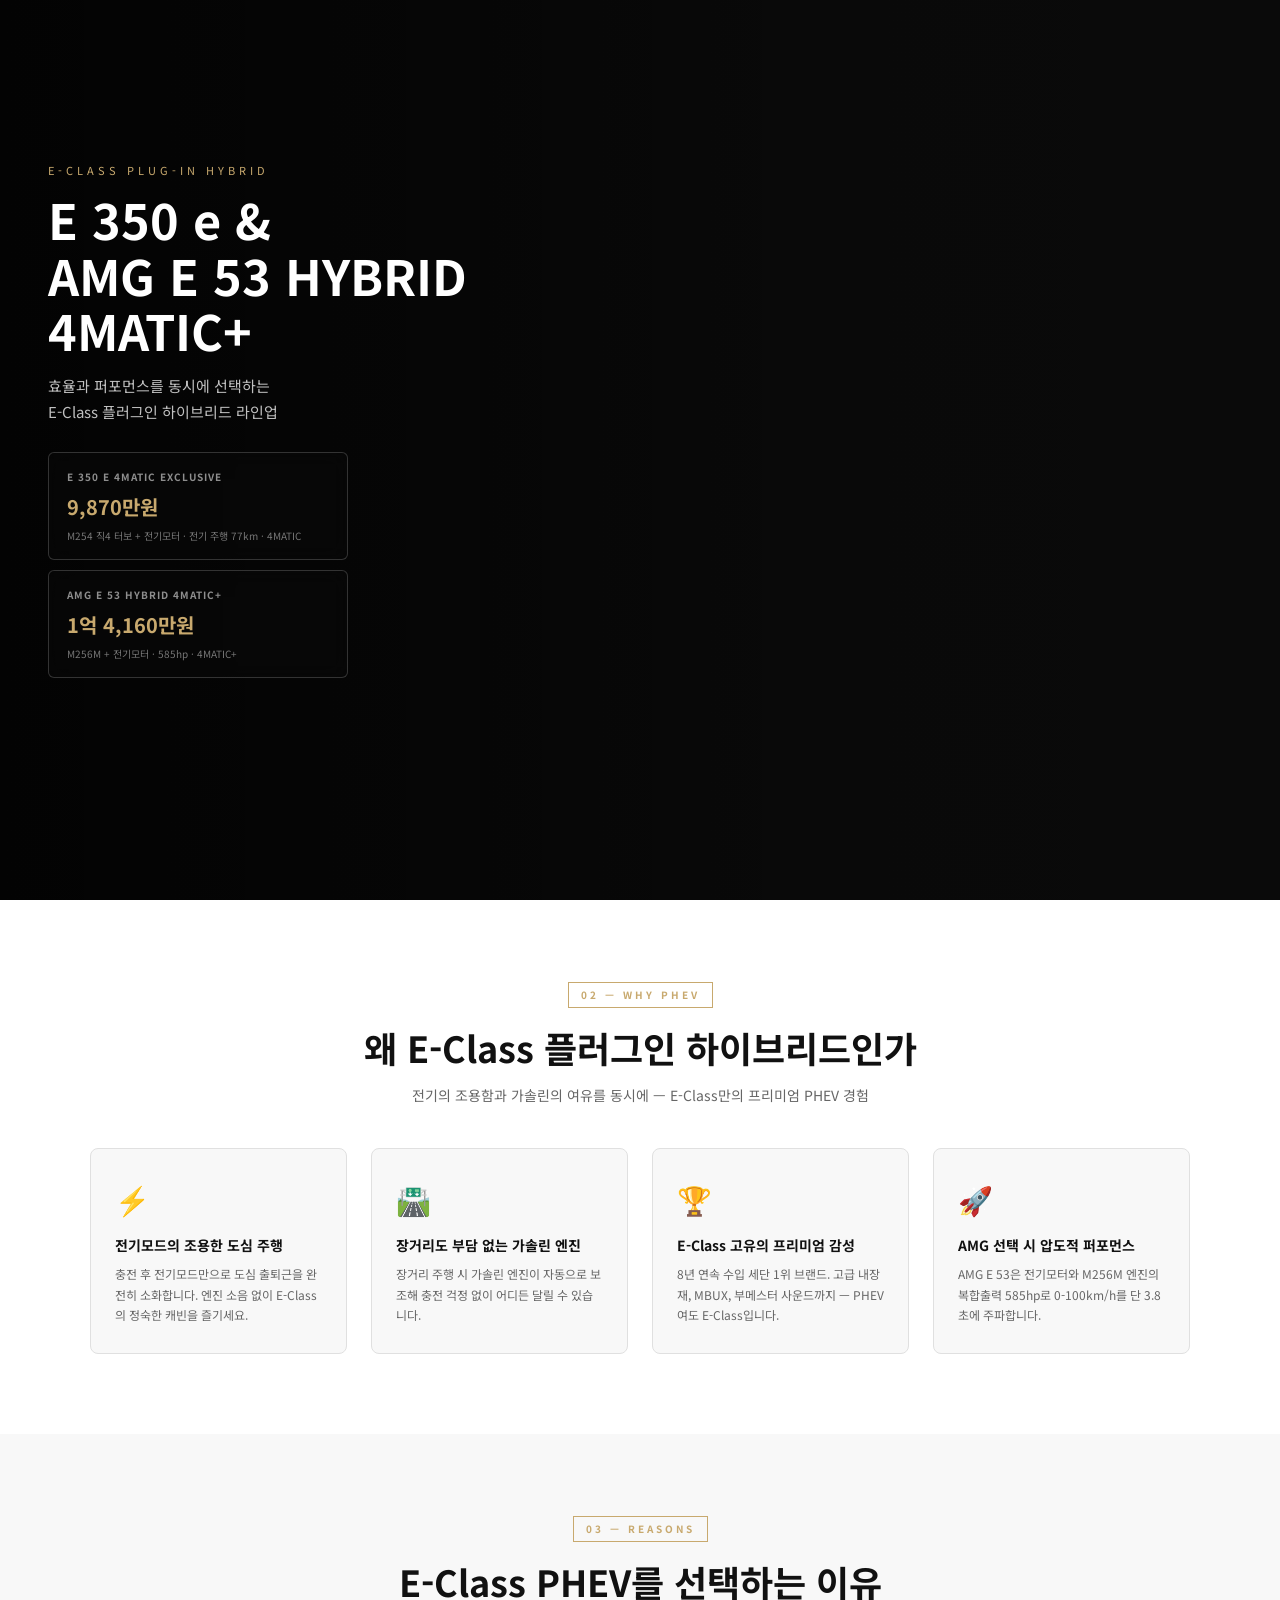
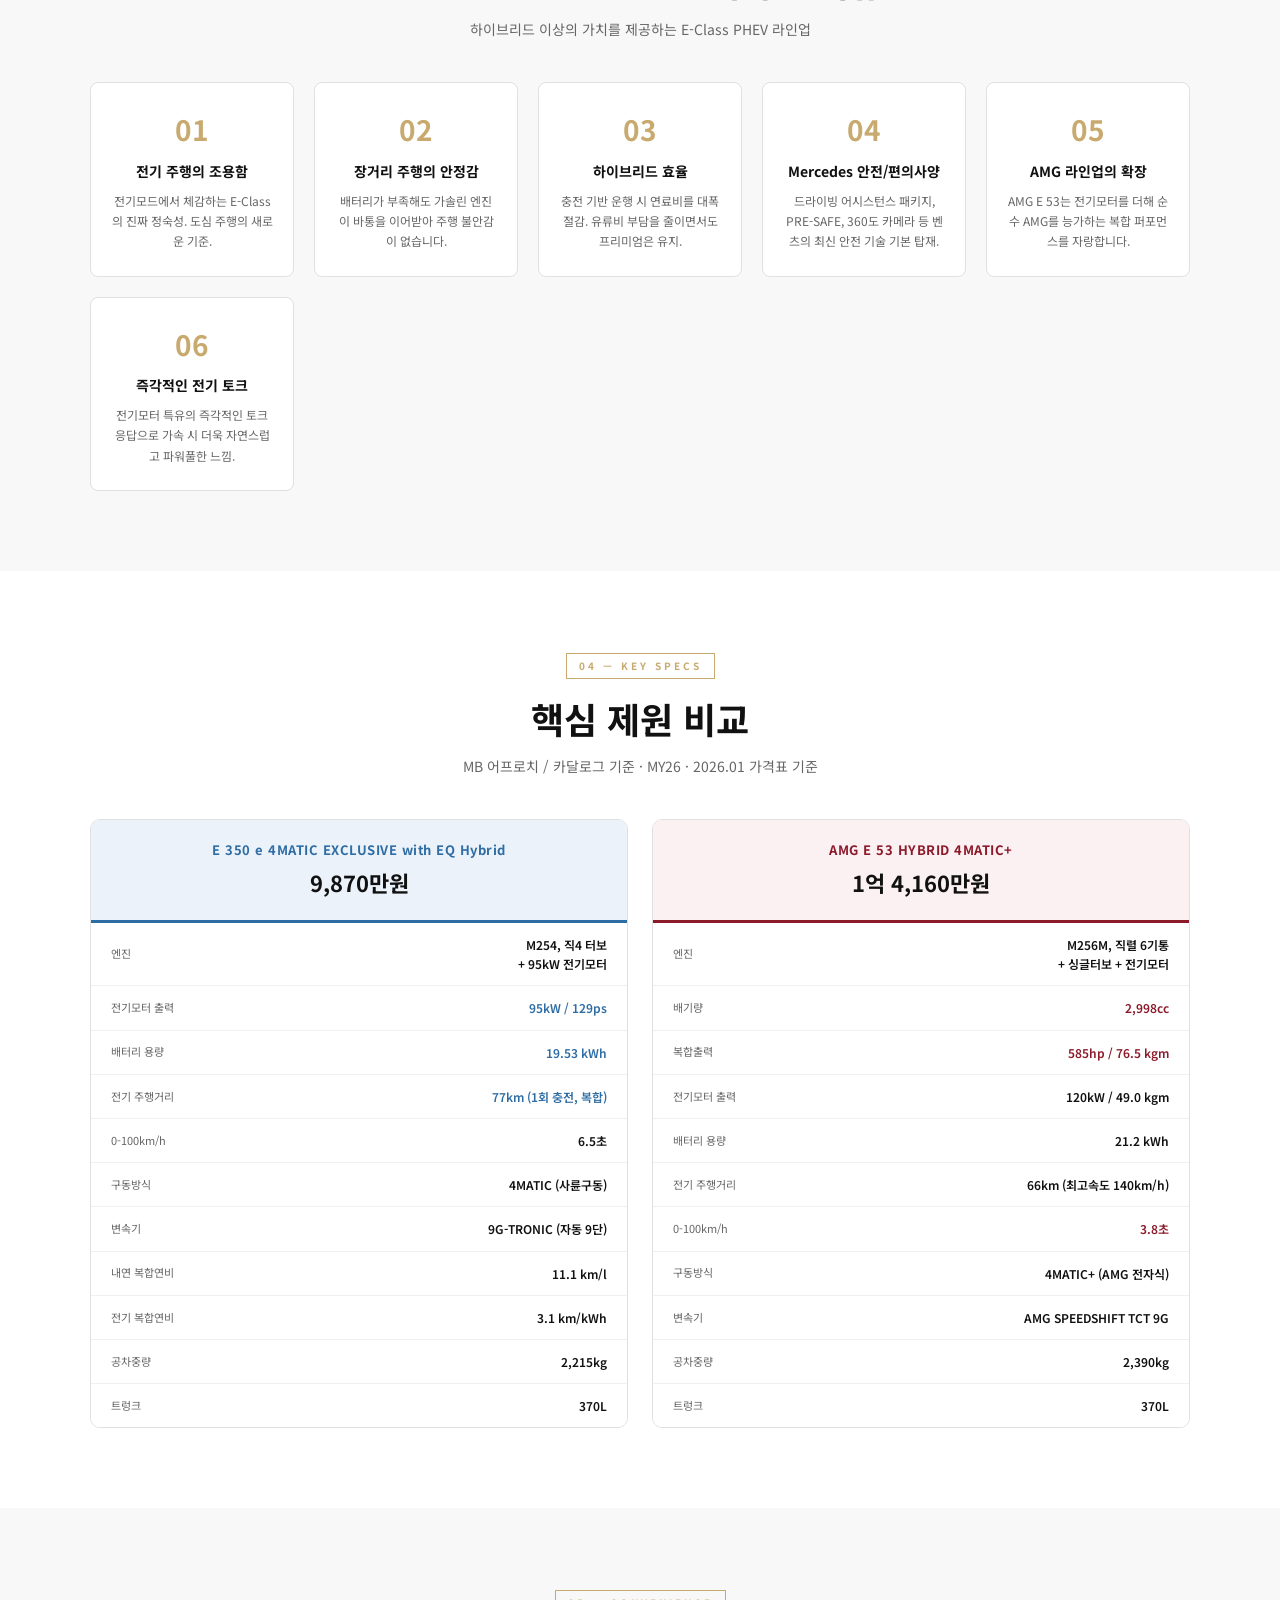
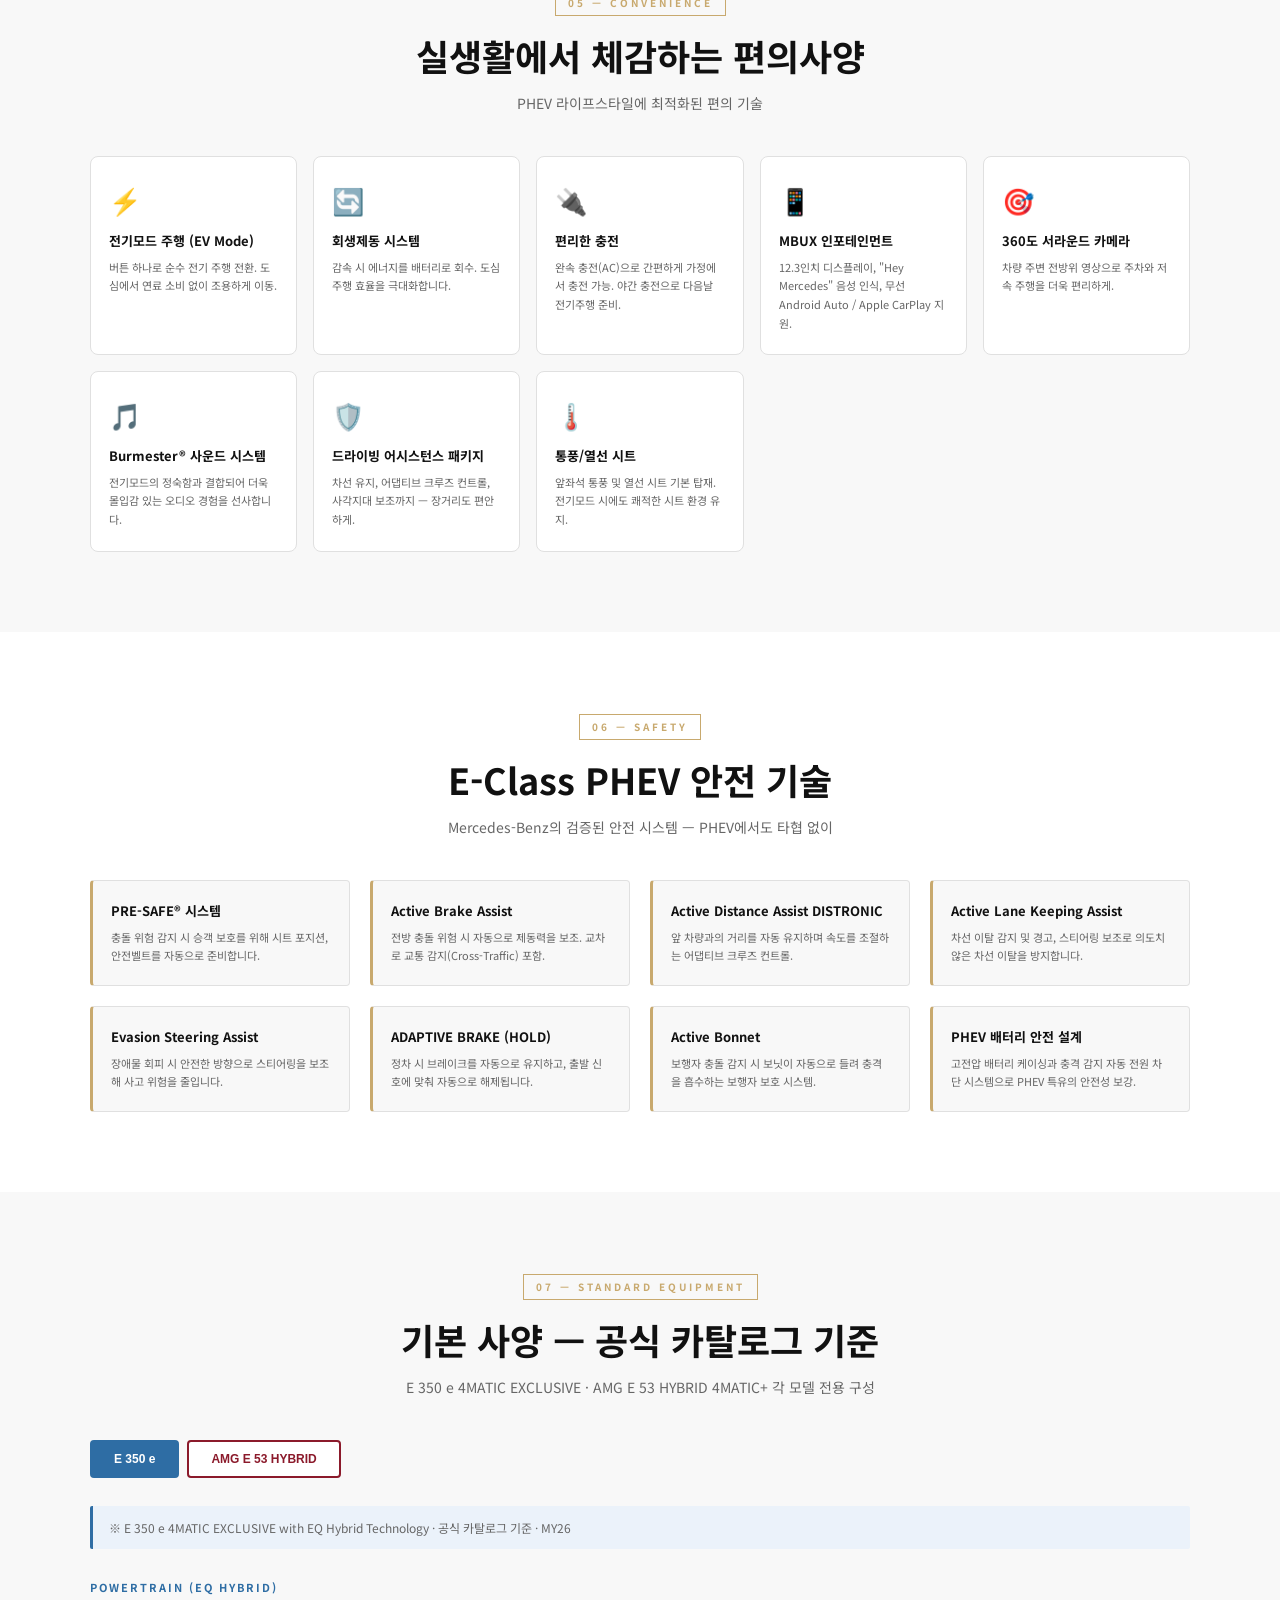
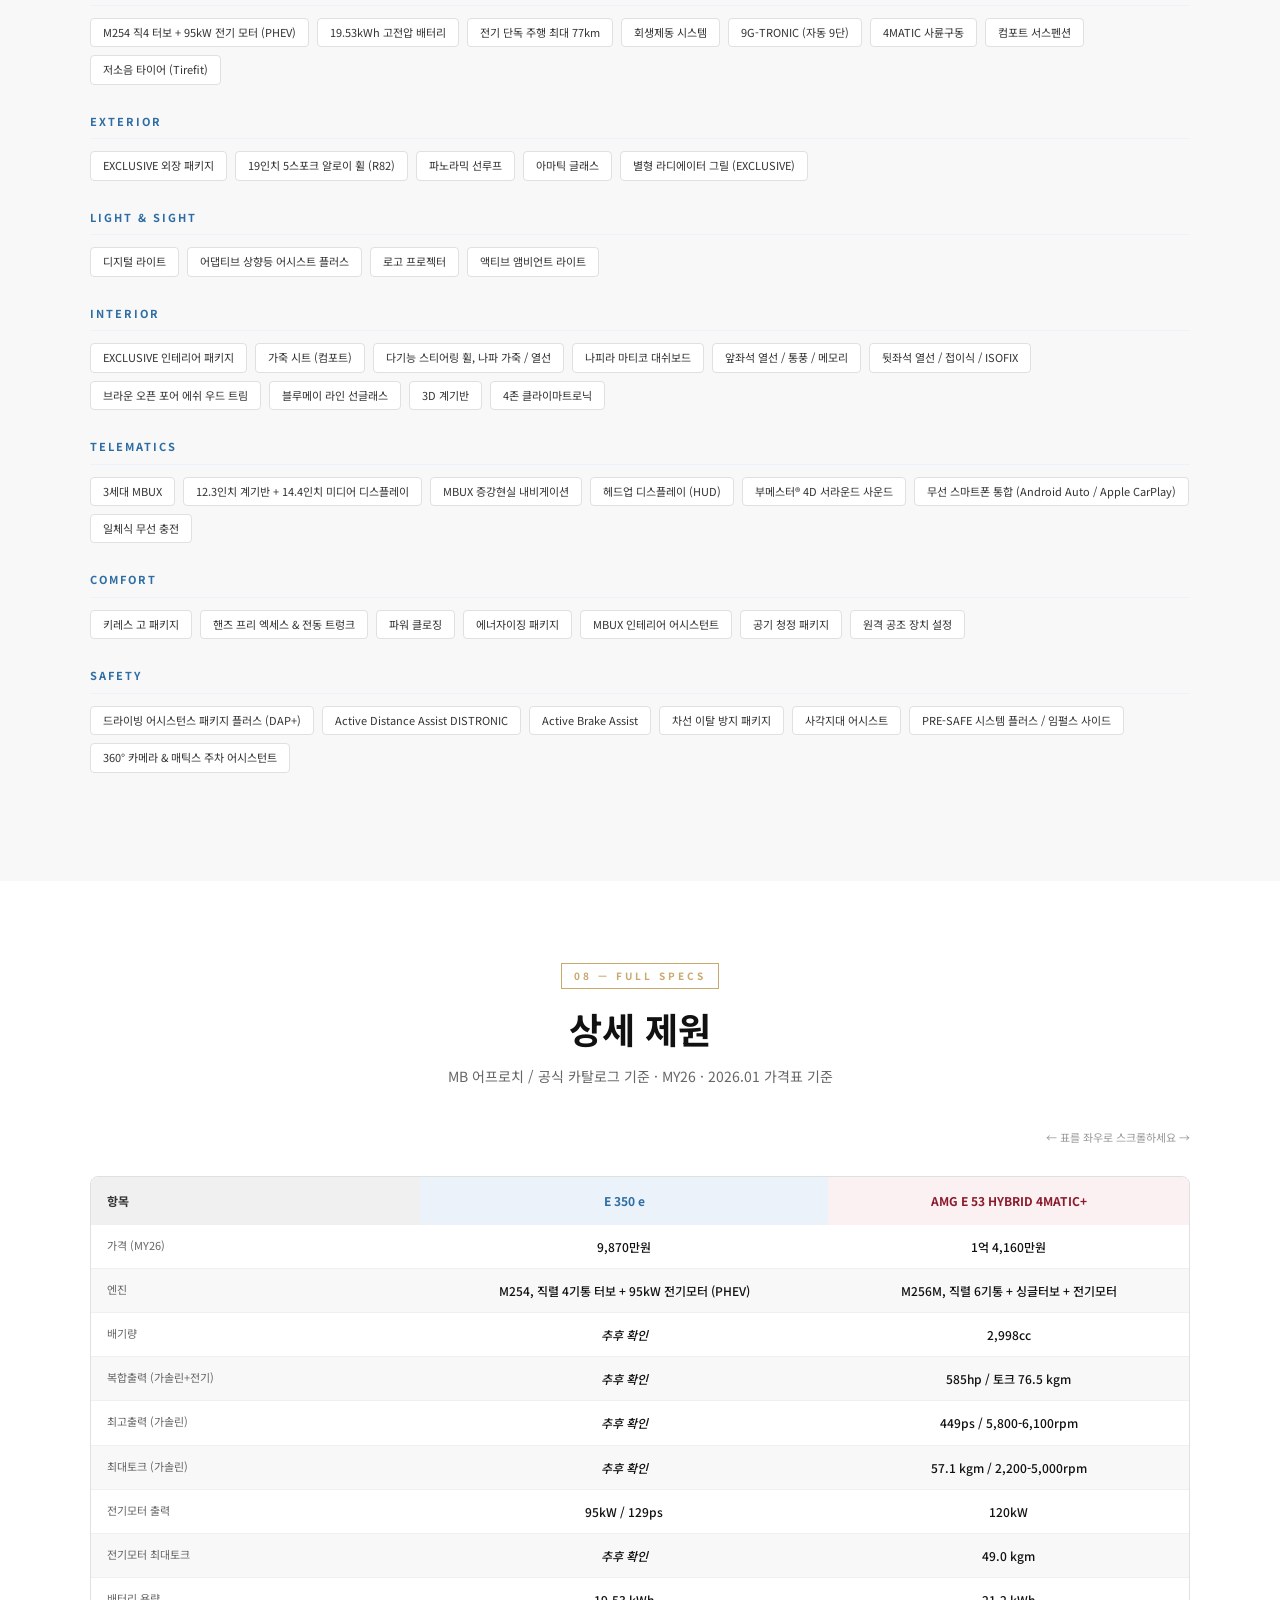
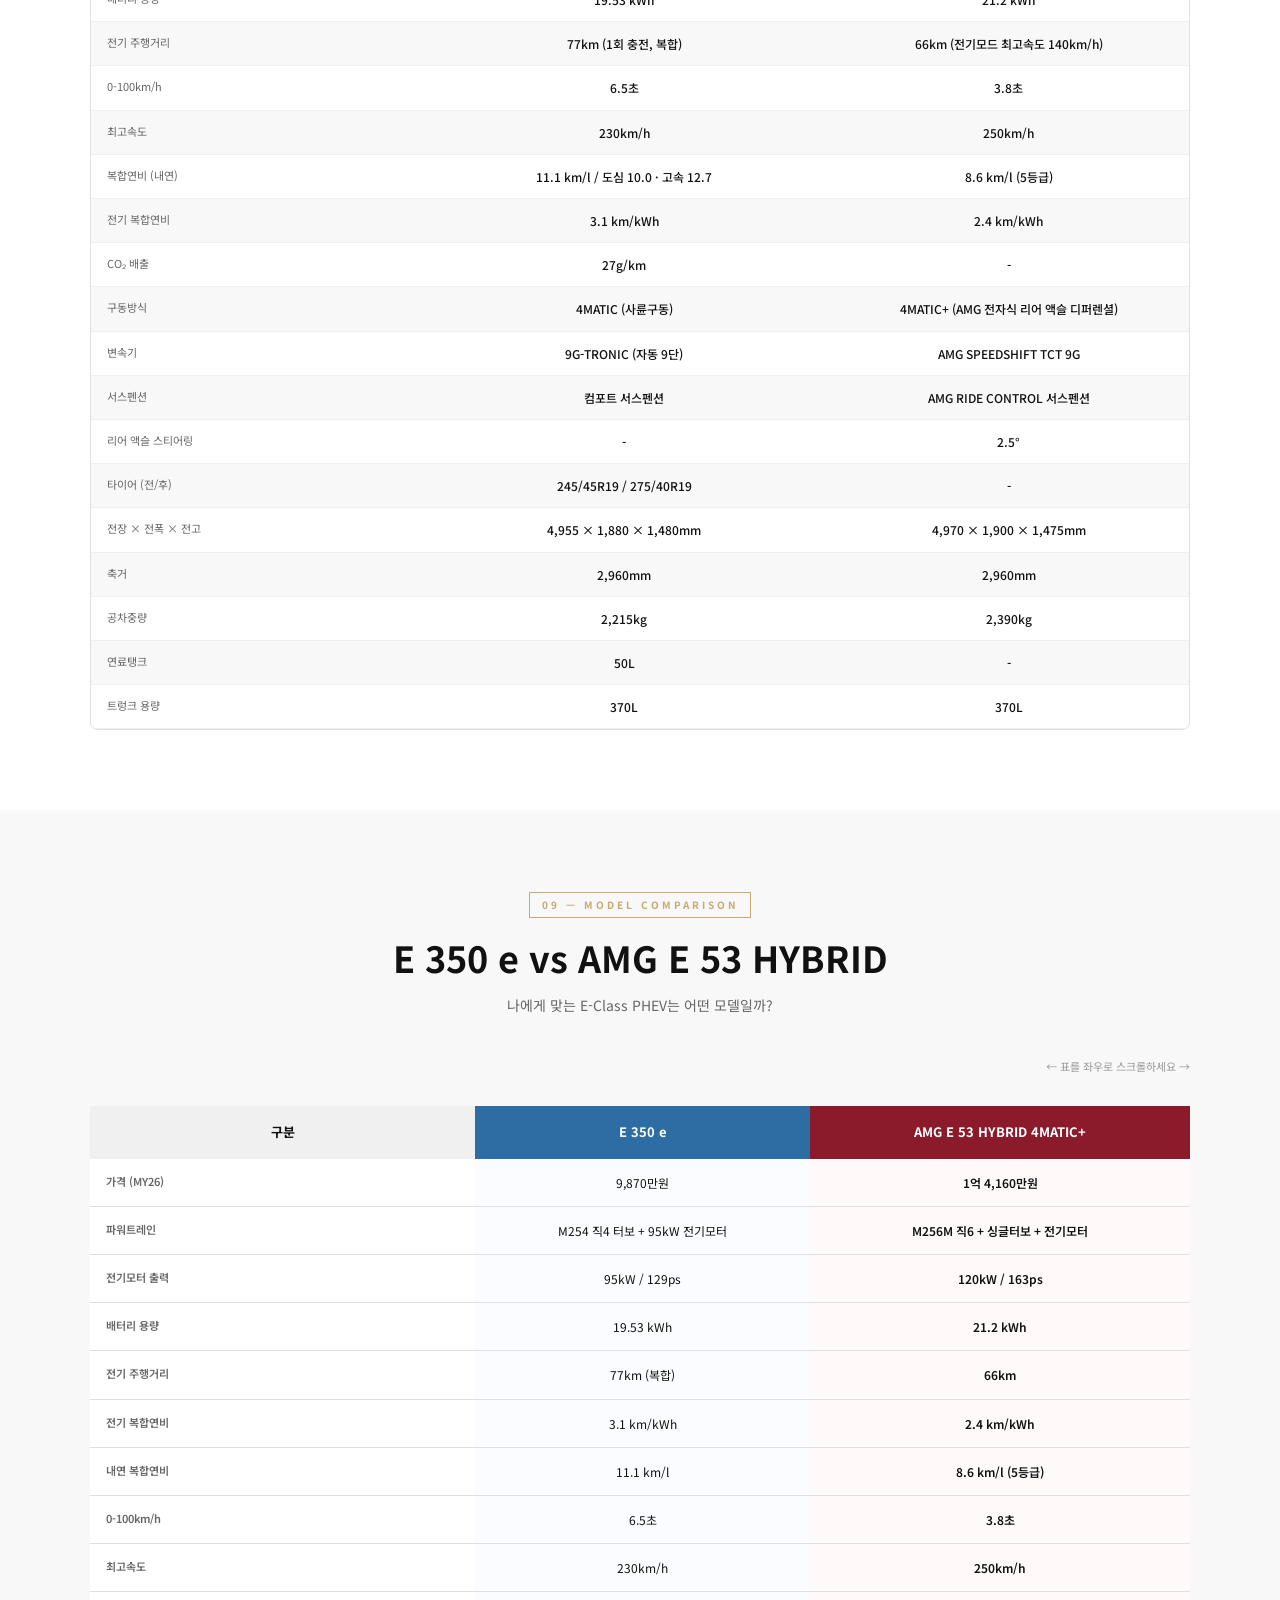
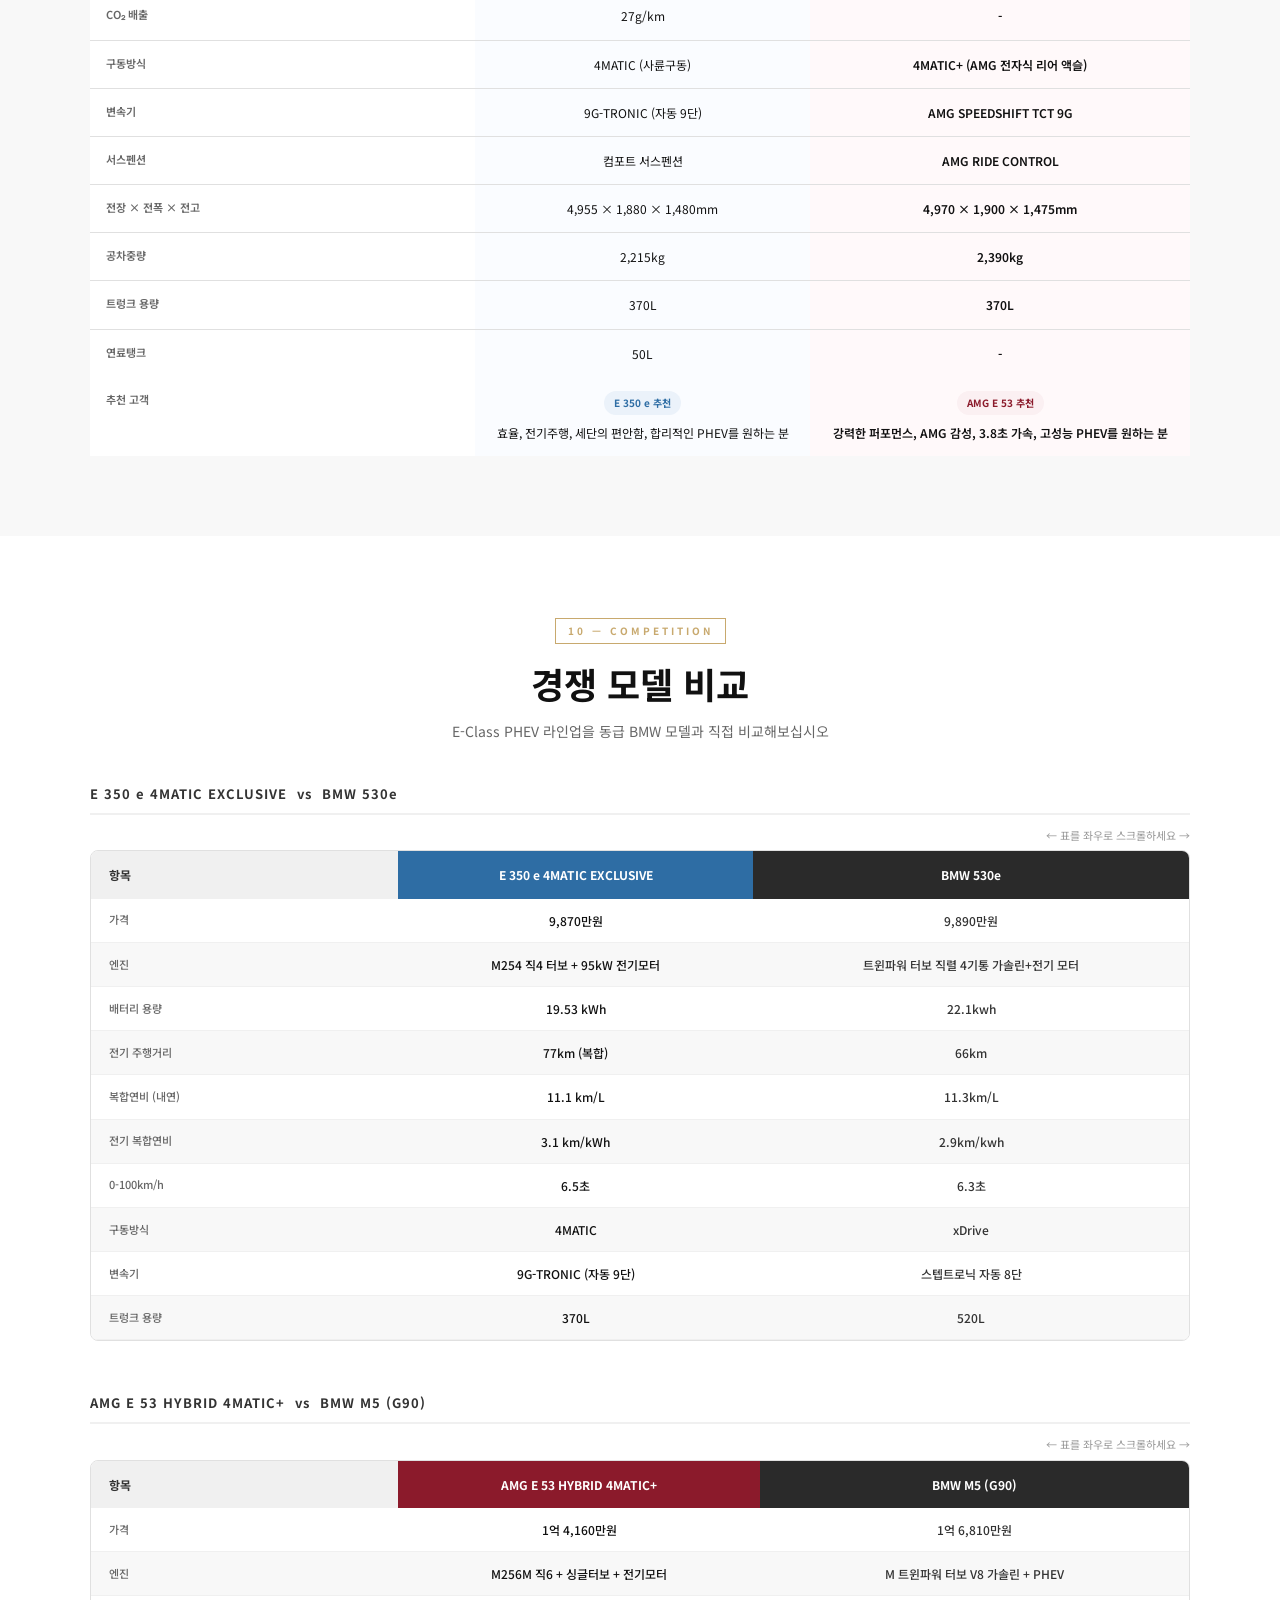
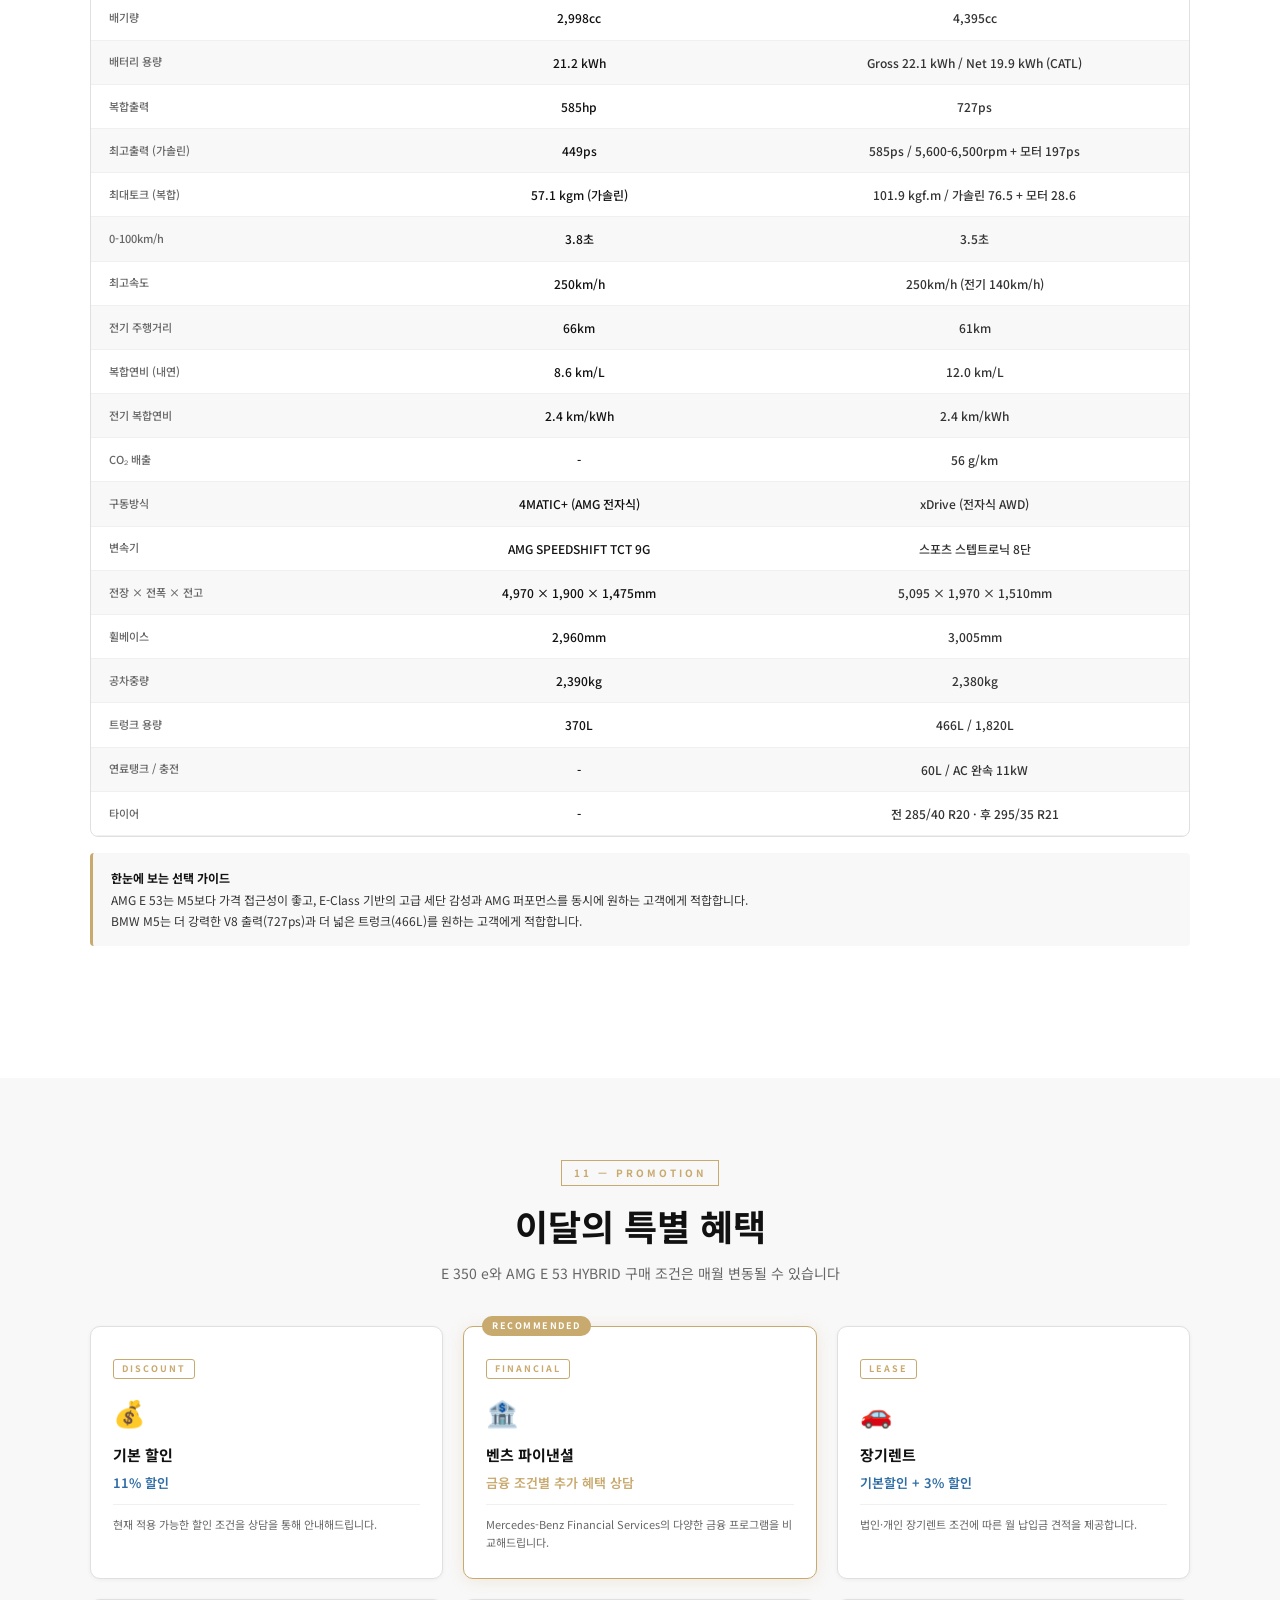
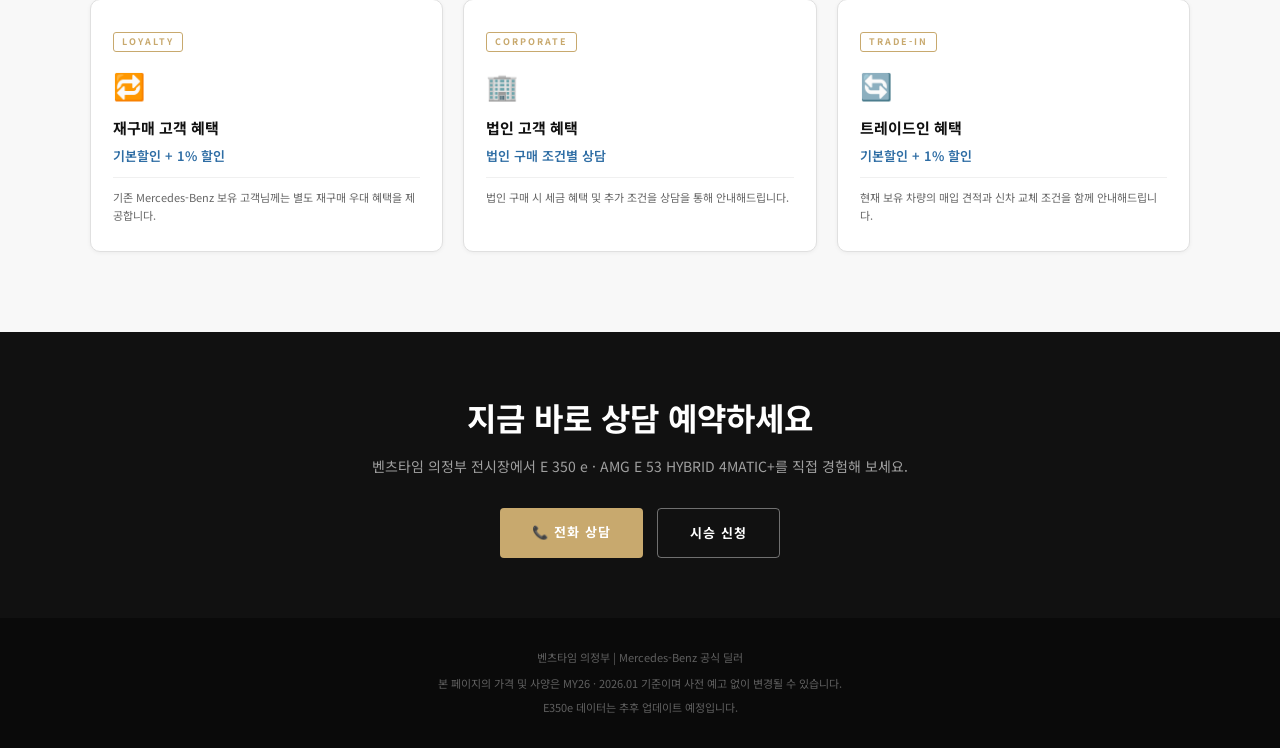
<file: e350e_e53.html>
<!DOCTYPE html>
<html lang="ko">
<head>
<meta charset="UTF-8">
<meta name="viewport" content="width=device-width, initial-scale=1.0">
<title>E 350 e & AMG E 53 HYBRID 4MATIC+ | 벤츠타임 의정부</title>
<link rel="preconnect" href="https://fonts.googleapis.com">
<link rel="preconnect" href="https://fonts.gstatic.com" crossorigin>
<link href="https://fonts.googleapis.com/css2?family=Noto+Sans+KR:wght@300;400;500;700&display=swap" rel="stylesheet">
<style>
/* ===========================
   PHEV LANDING PAGE STYLES
   E350e & AMG E 53 HYBRID 4MATIC+
=========================== */

/* --- RESET & BASE --- */
*, *::before, *::after { box-sizing: border-box; margin: 0; padding: 0; }

:root {
  --white: #FFFFFF;
  --off-white: #F8F8F8;
  --light-gray: #F0F0F0;
  --mid-gray: #CCCCCC;
  --text-dark: #111111;
  --text-mid: #333333;
  --text-light: #666666;
  --gold: #C8A96E;
  /* E350e - 블루/그린 계열 포인트 */
  --blue: #2E6DA4;
  --blue-light: #EBF2FA;
  /* AMG E53 - 와인/레드 계열 포인트 */
  --wine: #8B1A2B;
  --wine-light: #FBF0F2;
  --border: #E0E0E0;
  --section-pad: 80px 20px;
}

html { scroll-behavior: smooth; }

body {
  font-family: 'S-Core Dream', 'Pretendard', 'Noto Sans KR', sans-serif;
  background: var(--white);
  color: var(--text-dark);
  line-height: 1.6;
  overflow-x: hidden;
}

/* --- SECTION COMMON --- */
section { padding: var(--section-pad); }

.section-badge {
  display: inline-block;
  font-size: 10px;
  font-weight: 700;
  letter-spacing: 3px;
  color: var(--gold);
  border: 1px solid var(--gold);
  padding: 4px 12px;
  margin-bottom: 16px;
  text-transform: uppercase;
}

.section-title {
  font-size: clamp(22px, 4vw, 36px);
  font-weight: 700;
  color: var(--text-dark);
  margin-bottom: 12px;
  line-height: 1.3;
}

.section-sub {
  font-size: 14px;
  color: var(--text-light);
  margin-bottom: 40px;
  line-height: 1.8;
}

.section-center { text-align: center; }

.container {
  max-width: 1100px;
  margin: 0 auto;
}

/* =====================
   01 HERO
===================== */
#hero {
  position: relative;
  width: 100%;
  height: 100vh;
  min-height: 620px;
  background: #0a0a0a;
  display: flex;
  flex-direction: column;
  justify-content: flex-start;   /* 상단 정렬 */
  padding: 0;
  overflow: hidden;
}

.hero-bg {
  position: absolute;
  inset: 0;
  background-image: url('IMAGES_HERO_PLACEHOLDER');
  background-size: cover;
  background-position: 70% center;   /* 차량 오른쪽 배치 */
  opacity: 0.9;
  transition: opacity 0.3s;
}

.hero-overlay {
  position: absolute;
  inset: 0;
  /* 왼쪽만 어둡게 — 차량(오른쪽)은 밝게 */
  background: linear-gradient(
    90deg,
    rgba(0,0,0,0.70) 0%,
    rgba(0,0,0,0.40) 38%,
    rgba(0,0,0,0.12) 62%,
    rgba(0,0,0,0.00) 100%
  );
}

.hero-content {
  position: absolute;           /* 절대 배치 */
  top: 18%;                     /* 화면 상단 18% 위치 */
  left: 0;
  z-index: 2;
  padding: 0 48px;
  max-width: 620px;             /* 텍스트가 차량 중앙까지 침범 안 하도록 */
  width: 100%;
}

.hero-eyebrow {
  font-size: 11px;
  letter-spacing: 4px;
  color: var(--gold);
  text-transform: uppercase;
  margin-bottom: 12px;
}

.hero-title {
  font-size: clamp(26px, 3.8vw, 50px);
  font-weight: 700;
  color: #FFFFFF;
  line-height: 1.15;
  margin-bottom: 14px;
}

.hero-sub {
  font-size: clamp(13px, 1.6vw, 15px);
  color: rgba(255,255,255,0.75);
  margin-bottom: 28px;
  max-width: 440px;
  line-height: 1.7;
}

.hero-cards {
  display: grid;
  grid-template-columns: 1fr;
  gap: 10px;
  max-width: 300px;
}

.hero-card {
  background: rgba(10,10,10,0.55);
  border: 1px solid rgba(255,255,255,0.18);
  backdrop-filter: blur(10px);
  -webkit-backdrop-filter: blur(10px);
  border-radius: 6px;
  padding: 16px 18px;
}

.hero-card-name {
  font-size: 10px;
  font-weight: 700;
  color: rgba(255,255,255,0.55);
  letter-spacing: 1px;
  margin-bottom: 6px;
  text-transform: uppercase;
}

.hero-card-price {
  font-size: clamp(15px, 2.4vw, 20px);
  font-weight: 700;
  color: var(--gold);
  margin-bottom: 5px;
}

.hero-card-desc {
  font-size: 10px;
  color: rgba(255,255,255,0.45);
  line-height: 1.5;
}

/* =====================
   02 WHY E-CLASS PHEV
===================== */
#why-phev {
  background: var(--white);
}

.why-grid {
  display: grid;
  grid-template-columns: repeat(auto-fit, minmax(220px, 1fr));
  gap: 24px;
  margin-top: 40px;
}

.why-card {
  background: var(--off-white);
  border: 1px solid var(--border);
  border-radius: 8px;
  padding: 28px 24px;
  transition: box-shadow 0.2s;
}

.why-card:hover { box-shadow: 0 4px 20px rgba(0,0,0,0.08); }

.why-icon {
  font-size: 28px;
  margin-bottom: 12px;
}

.why-card h3 {
  font-size: 14px;
  font-weight: 700;
  color: var(--text-dark);
  margin-bottom: 8px;
}

.why-card p {
  font-size: 12px;
  color: var(--text-light);
  line-height: 1.7;
}

/* =====================
   03 REASONS
===================== */
#reasons {
  background: var(--off-white);
}

.reasons-grid {
  display: grid;
  grid-template-columns: repeat(auto-fit, minmax(200px, 1fr));
  gap: 20px;
  margin-top: 40px;
}

.reason-card {
  background: var(--white);
  border: 1px solid var(--border);
  border-radius: 8px;
  padding: 24px 20px;
  text-align: center;
}

.reason-num {
  font-size: 28px;
  font-weight: 700;
  color: var(--gold);
  margin-bottom: 8px;
}

.reason-card h3 {
  font-size: 14px;
  font-weight: 700;
  color: var(--text-dark);
  margin-bottom: 8px;
}

.reason-card p {
  font-size: 12px;
  color: var(--text-light);
  line-height: 1.7;
}

/* =====================
   04 KEY SPECS
===================== */
#key-specs {
  background: var(--white);
}

.specs-compare {
  display: grid;
  grid-template-columns: 1fr 1fr;
  gap: 24px;
  margin-top: 40px;
}

.spec-column {
  border-radius: 10px;
  overflow: hidden;
  border: 1px solid var(--border);
}

.spec-col-header {
  padding: 20px 24px;
  text-align: center;
}

.spec-col-header.e350e {
  background: var(--blue-light);
  border-bottom: 3px solid var(--blue);
}

.spec-col-header.amg-e53 {
  background: var(--wine-light);
  border-bottom: 3px solid var(--wine);
}

.spec-col-header .model-name {
  font-size: 13px;
  font-weight: 700;
  letter-spacing: 0.5px;
}

.spec-col-header.e350e .model-name { color: var(--blue); }
.spec-col-header.amg-e53 .model-name { color: var(--wine); }

.spec-col-header .model-price {
  font-size: 22px;
  font-weight: 700;
  color: var(--text-dark);
  margin-top: 4px;
}

.spec-items {
  background: var(--white);
}

.spec-item {
  display: flex;
  justify-content: space-between;
  align-items: center;
  padding: 12px 20px;
  border-bottom: 1px solid var(--light-gray);
  gap: 8px;
}

.spec-item:last-child { border-bottom: none; }

.spec-label {
  font-size: 11px;
  color: var(--text-light);
  flex-shrink: 0;
}

.spec-value {
  font-size: 12px;
  font-weight: 600;
  color: var(--text-dark);
  text-align: right;
}

.spec-value.highlight-blue { color: var(--blue); }
.spec-value.highlight-wine { color: var(--wine); }

/* =====================
   05 CONVENIENCE
===================== */
#convenience {
  background: var(--off-white);
}

.conv-grid {
  display: grid;
  grid-template-columns: repeat(auto-fit, minmax(200px, 1fr));
  gap: 16px;
  margin-top: 40px;
}

.conv-card {
  background: var(--white);
  border: 1px solid var(--border);
  border-radius: 8px;
  padding: 22px 18px;
}

.conv-icon {
  font-size: 26px;
  margin-bottom: 10px;
}

.conv-card h3 {
  font-size: 13px;
  font-weight: 700;
  color: var(--text-dark);
  margin-bottom: 6px;
}

.conv-card p {
  font-size: 11px;
  color: var(--text-light);
  line-height: 1.7;
}

/* =====================
   06 SAFETY
===================== */
#safety {
  background: var(--white);
}

.safety-grid {
  display: grid;
  grid-template-columns: repeat(auto-fit, minmax(220px, 1fr));
  gap: 20px;
  margin-top: 40px;
}

.safety-card {
  background: var(--off-white);
  border: 1px solid var(--border);
  border-left: 3px solid var(--gold);
  border-radius: 4px;
  padding: 20px 18px;
}

.safety-card h3 {
  font-size: 13px;
  font-weight: 700;
  color: var(--text-dark);
  margin-bottom: 6px;
}

.safety-card p {
  font-size: 11px;
  color: var(--text-light);
  line-height: 1.7;
}

/* =====================
   07 STANDARD EQUIPMENT
===================== */
#standard-equipment {
  background: var(--off-white);
}

.equip-note {
  font-size: 12px;
  color: var(--text-light);
  margin-bottom: 30px;
  padding: 12px 16px;
  background: var(--wine-light);
  border-left: 3px solid var(--wine);
  border-radius: 2px;
}

.equip-section {
  margin-bottom: 28px;
}

.equip-category {
  font-size: 11px;
  font-weight: 700;
  letter-spacing: 2px;
  color: var(--wine);
  text-transform: uppercase;
  margin-bottom: 12px;
  padding-bottom: 8px;
  border-bottom: 1px solid var(--wine-light);
}

.equip-tags {
  display: flex;
  flex-wrap: wrap;
  gap: 8px;
}

.equip-tag {
  background: var(--white);
  border: 1px solid var(--border);
  border-radius: 4px;
  padding: 6px 12px;
  font-size: 11px;
  color: var(--text-mid);
  line-height: 1.4;
}

/* =====================
   08 FULL SPECS
===================== */
#full-specs {
  background: var(--white);
}

.specs-table-wrap {
  overflow-x: auto;
  -webkit-overflow-scrolling: touch;
  margin-top: 30px;
  border: 1px solid var(--border);
  border-radius: 8px;
}

.specs-table {
  width: 100%;
  min-width: 600px;
  border-collapse: collapse;
  font-size: 12px;
}

.specs-table th {
  padding: 14px 16px;
  text-align: center;
  font-size: 12px;
  font-weight: 700;
}

.specs-table th.th-label {
  background: var(--light-gray);
  color: var(--text-mid);
  text-align: left;
  width: 30%;
}

.specs-table th.th-e350e {
  background: var(--blue-light);
  color: var(--blue);
}

.specs-table th.th-amg {
  background: var(--wine-light);
  color: var(--wine);
}

.specs-table tr:nth-child(even) td { background: var(--off-white); }

.specs-table td {
  padding: 12px 16px;
  border-bottom: 1px solid var(--light-gray);
  color: var(--text-dark);
  vertical-align: top;
}

.specs-table td.td-label {
  color: var(--text-light);
  font-size: 11px;
}

.specs-table td.td-val {
  text-align: center;
  font-weight: 500;
}

.tbd { color: var(--mid-gray); font-style: italic; }

/* =====================
   09 MODEL COMPARISON
===================== */
#model-comparison {
  background: var(--off-white);
}

.compare-table-wrap {
  overflow-x: auto;
  -webkit-overflow-scrolling: touch;
  margin-top: 30px;
}

.compare-table {
  width: 100%;
  min-width: 580px;
  border-collapse: collapse;
}

.compare-table th {
  padding: 16px;
  font-size: 13px;
  font-weight: 700;
  text-align: center;
}

.compare-table th.th-blank {
  background: var(--light-gray);
  width: 35%;
}

.compare-table th.th-e350e {
  background: var(--blue);
  color: #fff;
}

.compare-table th.th-amg {
  background: var(--wine);
  color: #fff;
}

.compare-table td {
  padding: 14px 16px;
  border-bottom: 1px solid var(--border);
  font-size: 12px;
  vertical-align: top;
}

.compare-table td.td-label {
  background: var(--white);
  color: var(--text-light);
  font-weight: 600;
  font-size: 11px;
}

.compare-table td.td-e350e {
  background: #FAFCFF;
  color: var(--text-dark);
  text-align: center;
}

.compare-table td.td-amg {
  background: #FFF9FA;
  color: var(--text-dark);
  text-align: center;
  font-weight: 600;
}

.compare-table tr:last-child td { border-bottom: none; }

.recommend-badge {
  display: inline-block;
  font-size: 10px;
  font-weight: 700;
  padding: 4px 10px;
  border-radius: 20px;
  margin-bottom: 8px;
}

.badge-blue { background: var(--blue-light); color: var(--blue); }
.badge-wine { background: var(--wine-light); color: var(--wine); }

/* =====================
   10 COMPETITION
===================== */
#competition {
  background: var(--white);
}

.comp-subtitle {
  font-size: 13px;
  font-weight: 700;
  color: var(--text-mid);
  letter-spacing: 1px;
  margin-bottom: 12px;
  padding-bottom: 8px;
  border-bottom: 2px solid var(--light-gray);
}

.comp-block {
  margin-bottom: 52px;
}

.comp-scroll-wrap {
  overflow-x: auto;
  -webkit-overflow-scrolling: touch;
  border: 1px solid var(--border);
  border-radius: 8px;
}

.comp-table {
  width: 100%;
  min-width: 600px;
  border-collapse: collapse;
  font-size: 12px;
}

.comp-table thead th {
  padding: 14px 18px;
  font-size: 12px;
  font-weight: 700;
  text-align: center;
}

.comp-th-label {
  background: var(--light-gray);
  color: var(--text-mid);
  text-align: left !important;
  width: 28%;
}

.comp-table thead .th-e350e {
  background: var(--blue);
  color: #fff;
}

.comp-table thead .th-amg {
  background: var(--wine);
  color: #fff;
}

.comp-th-bmw {
  background: #2a2a2a;
  color: #fff;
}

.comp-table tbody tr:nth-child(even) td {
  background: var(--off-white);
}

.comp-table tbody tr:hover td {
  background: #f0f4f8;
}

.comp-td-label {
  padding: 12px 18px;
  color: var(--text-light);
  font-size: 11px;
  font-weight: 500;
  border-bottom: 1px solid var(--light-gray);
}

.comp-table .td-e350e,
.comp-table .td-amg,
.comp-table .td-bmw {
  padding: 12px 18px;
  text-align: center;
  border-bottom: 1px solid var(--light-gray);
  vertical-align: top;
  color: var(--text-dark);
  font-weight: 500;
}

.comp-table .td-bmw {
  color: var(--text-mid);
}

.comp-insight {
  margin-top: 16px;
  background: var(--off-white);
  border-left: 3px solid var(--gold);
  border-radius: 4px;
  padding: 14px 18px;
  font-size: 12px;
  color: var(--text-mid);
  line-height: 1.8;
}

.comp-insight strong {
  color: var(--text-dark);
}

/* =====================
   11 PROMOTION
===================== */
#promotion {
  background: var(--off-white);
}

.promo-grid {
  display: grid;
  grid-template-columns: repeat(3, 1fr);
  gap: 20px;
  margin-top: 40px;
}

.promo-card {
  background: var(--white);
  border: 1px solid var(--border);
  border-radius: 10px;
  padding: 26px 22px;
  position: relative;
  box-shadow: 0 1px 4px rgba(0,0,0,0.05);
  transition: transform 0.2s, box-shadow 0.2s;
}

.promo-card:hover {
  transform: translateY(-4px);
  box-shadow: 0 8px 24px rgba(0,0,0,0.10);
}

.promo-card.featured {
  border-color: var(--gold);
  box-shadow: 0 2px 16px rgba(200,169,110,0.18);
}

.promo-card.featured::before {
  content: 'RECOMMENDED';
  position: absolute;
  top: -11px;
  left: 18px;
  background: var(--gold);
  color: #fff;
  font-size: 9px;
  font-weight: 700;
  padding: 3px 10px;
  border-radius: 10px;
  letter-spacing: 1.5px;
}

.promo-tag {
  font-size: 9px;
  font-weight: 700;
  letter-spacing: 2px;
  color: var(--gold);
  border: 1px solid var(--gold);
  display: inline-block;
  padding: 2px 8px;
  border-radius: 3px;
  margin-bottom: 12px;
  text-transform: uppercase;
}

.promo-icon {
  font-size: 26px;
  margin-bottom: 10px;
}

.promo-title {
  font-size: 15px;
  font-weight: 700;
  color: var(--text-dark);
  margin-bottom: 6px;
}

.promo-desc {
  font-size: 13px;
  font-weight: 600;
  color: var(--blue);
  margin-bottom: 10px;
}

.promo-card.featured .promo-desc {
  color: var(--gold);
}

.promo-detail {
  font-size: 11px;
  color: var(--text-light);
  line-height: 1.7;
  border-top: 1px solid var(--light-gray);
  padding-top: 10px;
}

@media (max-width: 900px) {
  .promo-grid { grid-template-columns: 1fr 1fr; }
}

@media (max-width: 600px) {
  .promo-grid { grid-template-columns: 1fr; }
}

/* =====================
   CTA / FOOTER
===================== */
#cta {
  background: var(--text-dark);
  padding: 60px 20px;
  text-align: center;
}

#cta h2 {
  font-size: clamp(20px, 4vw, 32px);
  font-weight: 700;
  color: #FFFFFF;
  margin-bottom: 12px;
}

#cta p {
  font-size: 14px;
  color: rgba(255,255,255,0.6);
  margin-bottom: 30px;
}

.cta-buttons {
  display: flex;
  gap: 14px;
  justify-content: center;
  flex-wrap: wrap;
}

.btn-primary {
  background: var(--gold);
  color: #fff;
  border: none;
  padding: 14px 32px;
  font-size: 13px;
  font-weight: 700;
  letter-spacing: 1px;
  border-radius: 4px;
  cursor: pointer;
  text-decoration: none;
  display: inline-block;
}

.btn-secondary {
  background: transparent;
  color: #fff;
  border: 1px solid rgba(255,255,255,0.4);
  padding: 14px 32px;
  font-size: 13px;
  font-weight: 700;
  letter-spacing: 1px;
  border-radius: 4px;
  cursor: pointer;
  text-decoration: none;
  display: inline-block;
}

footer {
  background: #0A0A0A;
  padding: 30px 20px;
  text-align: center;
  font-size: 11px;
  color: rgba(255,255,255,0.35);
  line-height: 1.8;
}

/* =====================
   MOBILE RESPONSIVE
===================== */
@media (max-width: 767px) {
  :root { --section-pad: 56px 16px; }

  /* Hero Mobile */
  #hero {
    height: 100svh;
    min-height: 560px;
  }

  .hero-bg {
    background-position: 60% center;
    background-size: cover;
  }

  .hero-overlay {
    /* 모바일은 상단 텍스트 배경만 살짝 */
    background: linear-gradient(
      180deg,
      rgba(0,0,0,0.72) 0%,
      rgba(0,0,0,0.50) 45%,
      rgba(0,0,0,0.10) 70%,
      rgba(0,0,0,0.00) 100%
    );
  }

  .hero-content {
    top: 8%;          /* 모바일은 더 위 */
    padding: 0 20px;
    max-width: 100%;
  }

  .hero-title {
    font-size: clamp(18px, 5.5vw, 26px);
    margin-bottom: 8px;
  }

  .hero-sub {
    font-size: 12px;
    margin-bottom: 16px;
  }

  .hero-cards {
    grid-template-columns: 1fr;
    gap: 8px;
    max-width: 280px;
  }

  .hero-card {
    padding: 10px 12px;
  }

  .hero-card-name {
    font-size: 9px;
    margin-bottom: 3px;
  }

  .hero-card-price {
    font-size: 14px;
    margin-bottom: 3px;
  }

  .hero-card-desc {
    font-size: 9px;
  }

  /* Specs compare - mobile stack */
  .specs-compare {
    grid-template-columns: 1fr;
    gap: 16px;
  }

  /* Table scroll hint */
  .scroll-hint {
    font-size: 11px;
    color: var(--text-light);
    text-align: right;
    margin-bottom: 6px;
  }
  .scroll-hint::before { content: '← '; }
  .scroll-hint::after { content: ' →'; }
}

@media (max-width: 480px) {
  .hero-cards {
    grid-template-columns: 1fr;
    max-width: 260px;
  }
}
</style>
</head>
<body>

<!-- =====================
     JAVASCRIPT DATA OBJECTS
     이미지 URL 및 데이터 교체 영역
===================== -->
<script>
/* ─────────────────────────────────────────
   IMAGES — URL만 교체하면 전체 반영
───────────────────────────────────────── */
const IMAGES = {
  hero: 'https://github.com/JNOHJINGYU/images/blob/main/Mercedes-Benz-E53_AMG_Hybrid-2025-1280-884184b31620baccde7022ed1083298d80.jpg?raw=true',
  heroMobile: 'https://github.com/JNOHJINGYU/images/blob/main/Mercedes-Benz-E53_AMG_Hybrid-2025-1280-884184b31620baccde7022ed1083298d80.jpg?raw=true',
};

/* ─────────────────────────────────────────
   SPEC DATA
───────────────────────────────────────── */
const SPECS = {
  e350e: {
    price: '9,870만원',
    engine: 'M254, 직렬 4기통 터보 + 95kW 전기모터 (PHEV)',
    displacement: '추후 업데이트',  // 카탈로그 확인 필요
    combinedOutput: '추후 업데이트',
    maxOutput: '329ps (가솔린) / 129ps (전기모터)',
    maxTorque: '추후 업데이트',
    motorOutput: '95kW / 129ps',
    motorTorque: '추후 업데이트',
    battery: '19.53 kWh',
    evRange: '77km (1회 충전, 복합)',
    drive: '4MATIC (사륜구동)',
    transmission: '9G-TRONIC (자동 9단)',
    acceleration: '6.5초',
    topSpeed: '230km/h',
    fuelEconomy: '11.1km/l (복합, 내연) / 도심 10.0 · 고속 12.7',
    evEconomy: '3.1 km/kWh',
    size: '4,955 × 1,880 × 1,480mm',
    wheelbase: '2,960mm',
    weight: '2,215kg',
    suspension: '컴포트 서스펜션',
    trunk: '370L',
    co2: '27g/km',
    tireFront: '245/45R19',
    tireRear: '275/40R19',
    fuelTank: '50L',
  },
  amgE53: {
    price: '1억 4,160만원',
    engine: 'M256M, 직렬 6기통 + 싱글터보 + 전기모터',
    displacement: '2,998cc',
    combinedOutput: '585hp / 토크 76.5 kgm (복합)',
    maxOutput: '449ps / 5,800-6,100rpm',
    maxTorque: '57.1 kgm / 2,200-5,000rpm',
    motorOutput: '120kW',
    motorTorque: '49.0 kgm',
    battery: '21.2 kWh',
    evRange: '66km (전기모드 최고속도 140km/h)',
    drive: '4MATIC+ (AMG 전자식 리어 액슬 디퍼렌셜)',
    transmission: 'AMG SPEEDSHIFT TCT 9G',
    acceleration: '3.8초',
    topSpeed: '250km/h',
    fuelEconomy: '8.6km/l (5등급)',
    evEconomy: '2.4 km/kWh',
    size: '4,970 × 1,900 × 1,475mm',
    wheelbase: '2,960mm',
    weight: '2,390kg',
    suspension: 'AMG RIDE CONTROL 서스펜션',
    trunk: '370L (배터리 탑재로 축소)',
    rearSteering: '2.5°',
  }
};

/* ─────────────────────────────────────────
   COMPARE TABLE DATA
───────────────────────────────────────── */
const COMPARE_DATA = [
  { label: '가격 (MY26)',       e350e: '9,870만원',                            amg: '1억 4,160만원' },
  { label: '파워트레인',         e350e: 'M254 직4 터보 + 95kW 전기모터',          amg: 'M256M 직6 + 싱글터보 + 전기모터' },
  { label: '전기모터 출력',      e350e: '95kW / 129ps',                          amg: '120kW / 163ps' },
  { label: '배터리 용량',        e350e: '19.53 kWh',                            amg: '21.2 kWh' },
  { label: '전기 주행거리',      e350e: '77km (복합)',                            amg: '66km' },
  { label: '전기 복합연비',      e350e: '3.1 km/kWh',                           amg: '2.4 km/kWh' },
  { label: '내연 복합연비',      e350e: '11.1 km/l',                            amg: '8.6 km/l (5등급)' },
  { label: '0-100km/h',        e350e: '6.5초',                                 amg: '3.8초' },
  { label: '최고속도',           e350e: '230km/h',                              amg: '250km/h' },
  { label: 'CO₂ 배출',          e350e: '27g/km',                               amg: '-' },
  { label: '구동방식',           e350e: '4MATIC (사륜구동)',                      amg: '4MATIC+ (AMG 전자식 리어 액슬)' },
  { label: '변속기',             e350e: '9G-TRONIC (자동 9단)',                   amg: 'AMG SPEEDSHIFT TCT 9G' },
  { label: '서스펜션',           e350e: '컴포트 서스펜션',                         amg: 'AMG RIDE CONTROL' },
  { label: '전장 × 전폭 × 전고', e350e: '4,955 × 1,880 × 1,480mm',              amg: '4,970 × 1,900 × 1,475mm' },
  { label: '공차중량',           e350e: '2,215kg',                              amg: '2,390kg' },
  { label: '트렁크 용량',        e350e: '370L',                                  amg: '370L' },
  { label: '연료탱크',           e350e: '50L',                                   amg: '-' },
];

/* ─────────────────────────────────────────
   COMPETITION DATA
───────────────────────────────────────── */
const COMPETITION_DATA = {
  e350eVs530e: {
    headers: ['항목', 'E 350 e 4MATIC EXCLUSIVE', 'BMW 530e'],
    colClass: ['td-label', 'td-e350e', 'td-bmw'],
    rows: [
      { label: '가격',            merc: '9,870만원',                        bmw: '9,890만원' },
      { label: '엔진',             merc: 'M254 직4 터보 + 95kW 전기모터',     bmw: '트윈파워 터보 직렬 4기통 가솔린+전기 모터' },
      { label: '배터리 용량',      merc: '19.53 kWh',                        bmw: '22.1kwh' },
      { label: '전기 주행거리',    merc: '77km (복합)',                        bmw: '66km' },
      { label: '복합연비 (내연)',   merc: '11.1 km/L',                        bmw: '11.3km/L' },
      { label: '전기 복합연비',    merc: '3.1 km/kWh',                        bmw: '2.9km/kwh' },
      { label: '0-100km/h',       merc: '6.5초',                             bmw: '6.3초' },
      { label: '구동방식',         merc: '4MATIC',                            bmw: 'xDrive' },
      { label: '변속기',           merc: '9G-TRONIC (자동 9단)',               bmw: '스텝트로닉 자동 8단' },
      { label: '트렁크 용량',      merc: '370L',                              bmw: '520L' },
    ]
  },
  amgE53VsM5: {
    headers: ['항목', 'AMG E 53 HYBRID 4MATIC+', 'BMW M5 (G90)'],
    colClass: ['td-label', 'td-amg', 'td-bmw'],
    rows: [
      { label: '가격',             merc: '1억 4,160만원',                     bmw: '1억 6,810만원' },
      { label: '엔진',             merc: 'M256M 직6 + 싱글터보 + 전기모터',     bmw: 'M 트윈파워 터보 V8 가솔린 + PHEV' },
      { label: '배기량',           merc: '2,998cc',                           bmw: '4,395cc' },
      { label: '배터리 용량',      merc: '21.2 kWh',                          bmw: 'Gross 22.1 kWh / Net 19.9 kWh (CATL)' },
      { label: '복합출력',         merc: '585hp',                             bmw: '727ps' },
      { label: '최고출력 (가솔린)', merc: '449ps',                             bmw: '585ps / 5,600-6,500rpm + 모터 197ps' },
      { label: '최대토크 (복합)',   merc: '57.1 kgm (가솔린)',                  bmw: '101.9 kgf.m / 가솔린 76.5 + 모터 28.6' },
      { label: '0-100km/h',       merc: '3.8초',                             bmw: '3.5초' },
      { label: '최고속도',         merc: '250km/h',                           bmw: '250km/h (전기 140km/h)' },
      { label: '전기 주행거리',    merc: '66km',                               bmw: '61km' },
      { label: '복합연비 (내연)',   merc: '8.6 km/L',                          bmw: '12.0 km/L' },
      { label: '전기 복합연비',    merc: '2.4 km/kWh',                         bmw: '2.4 km/kWh' },
      { label: 'CO₂ 배출',        merc: '-',                                  bmw: '56 g/km' },
      { label: '구동방식',         merc: '4MATIC+ (AMG 전자식)',               bmw: 'xDrive (전자식 AWD)' },
      { label: '변속기',           merc: 'AMG SPEEDSHIFT TCT 9G',             bmw: '스포츠 스텝트로닉 8단' },
      { label: '전장 × 전폭 × 전고', merc: '4,970 × 1,900 × 1,475mm',        bmw: '5,095 × 1,970 × 1,510mm' },
      { label: '휠베이스',         merc: '2,960mm',                           bmw: '3,005mm' },
      { label: '공차중량',         merc: '2,390kg',                           bmw: '2,380kg' },
      { label: '트렁크 용량',      merc: '370L',                               bmw: '466L / 1,820L' },
      { label: '연료탱크 / 충전',  merc: '-',                                  bmw: '60L / AC 완속 11kW' },
      { label: '타이어',           merc: '-',                                  bmw: '전 285/40 R20 · 후 295/35 R21' },
    ]
  }
};

/* ─────────────────────────────────────────
   PROMO DATA
───────────────────────────────────────── */
const PROMO_DATA = [
  {
    icon: '💰',
    tag: 'DISCOUNT',
    title: '기본 할인',
    desc: '11% 할인',
    detail: '현재 적용 가능한 할인 조건을 상담을 통해 안내해드립니다.',
    featured: false,
  },
  {
    icon: '🏦',
    tag: 'FINANCIAL',
    title: '벤츠 파이낸셜',
    desc: '금융 조건별 추가 혜택 상담',
    detail: 'Mercedes-Benz Financial Services의 다양한 금융 프로그램을 비교해드립니다.',
    featured: true,
  },
  {
    icon: '🚗',
    tag: 'LEASE',
    title: '장기렌트',
    desc: '기본할인 + 3% 할인',
    detail: '법인·개인 장기렌트 조건에 따른 월 납입금 견적을 제공합니다.',
    featured: false,
  },
  {
    icon: '🔁',
    tag: 'LOYALTY',
    title: '재구매 고객 혜택',
    desc: '기본할인 + 1% 할인',
    detail: '기존 Mercedes-Benz 보유 고객님께는 별도 재구매 우대 혜택을 제공합니다.',
    featured: false,
  },
  {
    icon: '🏢',
    tag: 'CORPORATE',
    title: '법인 고객 혜택',
    desc: '법인 구매 조건별 상담',
    detail: '법인 구매 시 세금 혜택 및 추가 조건을 상담을 통해 안내해드립니다.',
    featured: false,
  },
  {
    icon: '🔄',
    tag: 'TRADE-IN',
    title: '트레이드인 혜택',
    desc: '기본할인 + 1% 할인',
    detail: '현재 보유 차량의 매입 견적과 신차 교체 조건을 함께 안내해드립니다.',
    featured: false,
  },
];

/* ─────────────────────────────────────────
   DOMContentLoaded — 동적 렌더링
───────────────────────────────────────── */
document.addEventListener('DOMContentLoaded', () => {

  /* ── Hero image ── */
  const heroBg = document.querySelector('.hero-bg');
  if (IMAGES.hero) {
    const isMobile = window.innerWidth < 768;
    const imgUrl = (isMobile && IMAGES.heroMobile) ? IMAGES.heroMobile : IMAGES.hero;
    heroBg.style.backgroundImage = `url('${imgUrl}')`;
    heroBg.style.opacity = '0.9';
  } else {
    heroBg.style.backgroundImage = 'linear-gradient(135deg, #1a2a3a 0%, #0d1b2a 100%)';
    heroBg.style.opacity = '1';
  }

  /* ── Model comparison table (09) ── */
  const tbody = document.getElementById('compare-tbody');
  if (tbody) {
    COMPARE_DATA.forEach(row => {
      const tr = document.createElement('tr');
      tr.innerHTML = `
        <td class="td-label">${row.label}</td>
        <td class="td-e350e">${row.e350e === '추후 업데이트' ? '<span class="tbd">추후 업데이트</span>' : row.e350e}</td>
        <td class="td-amg">${row.amg}</td>
      `;
      tbody.appendChild(tr);
    });
  }

  /* ── Competition tables (10) ── */
  function renderCompTable(tableId, data) {
    const wrap = document.getElementById(tableId);
    if (!wrap) return;
    const [hLabel, hMerc, hBmw] = data.headers;
    const [cLabel, cMerc, cBmw] = data.colClass;
    let html = `<table class="comp-table">
      <thead><tr>
        <th class="comp-th-label">${hLabel}</th>
        <th class="comp-th-merc ${cMerc === 'td-e350e' ? 'th-e350e' : 'th-amg'}">${hMerc}</th>
        <th class="comp-th-bmw">${hBmw}</th>
      </tr></thead><tbody>`;
    data.rows.forEach(row => {
      const mercVal = row.merc === '추후 업데이트' ? '<span class="tbd">추후 업데이트</span>' : row.merc;
      const bmwVal  = row.bmw  === '추후 업데이트' ? '<span class="tbd">추후 업데이트</span>' : row.bmw;
      html += `<tr>
        <td class="comp-td-label">${row.label}</td>
        <td class="${cMerc}">${mercVal}</td>
        <td class="${cBmw}">${bmwVal}</td>
      </tr>`;
    });
    html += '</tbody></table>';
    wrap.innerHTML = html;
  }
  renderCompTable('comp-table-e350e', COMPETITION_DATA.e350eVs530e);
  renderCompTable('comp-table-amg',   COMPETITION_DATA.amgE53VsM5);

  /* ── Promo cards (11) ── */
  const promoGrid = document.getElementById('promo-grid');
  if (promoGrid) {
    PROMO_DATA.forEach(p => {
      const card = document.createElement('div');
      card.className = 'promo-card' + (p.featured ? ' featured' : '');
      card.innerHTML = `
        <div class="promo-tag">${p.tag}</div>
        <div class="promo-icon">${p.icon}</div>
        <div class="promo-title">${p.title}</div>
        <div class="promo-desc">${p.desc}</div>
        <div class="promo-detail">${p.detail}</div>
      `;
      promoGrid.appendChild(card);
    });
  }
});
</script>

<!-- =====================
     01 HERO
===================== -->
<section id="hero">
  <div class="hero-bg"></div>
  <div class="hero-overlay"></div>
  <div class="hero-content">
    <div class="hero-eyebrow">E-Class Plug-in Hybrid</div>
    <h1 class="hero-title">E 350 e &amp;<br>AMG E 53 HYBRID 4MATIC+</h1>
    <p class="hero-sub">효율과 퍼포먼스를 동시에 선택하는<br>E-Class 플러그인 하이브리드 라인업</p>
    <div class="hero-cards">
      <div class="hero-card">
        <div class="hero-card-name">E 350 e 4MATIC EXCLUSIVE</div>
        <div class="hero-card-price">9,870만원</div>
        <div class="hero-card-desc">M254 직4 터보 + 전기모터 · 전기 주행 77km · 4MATIC</div>
      </div>
      <div class="hero-card">
        <div class="hero-card-name">AMG E 53 HYBRID 4MATIC+</div>
        <div class="hero-card-price">1억 4,160만원</div>
        <div class="hero-card-desc">M256M + 전기모터 · 585hp · 4MATIC+</div>
      </div>
    </div>
  </div>
</section>

<!-- =====================
     02 WHY E-CLASS PHEV
===================== -->
<section id="why-phev">
  <div class="container">
    <div class="section-center">
      <div class="section-badge">02 — WHY PHEV</div>
      <h2 class="section-title">왜 E-Class 플러그인 하이브리드인가</h2>
      <p class="section-sub">전기의 조용함과 가솔린의 여유를 동시에 — E-Class만의 프리미엄 PHEV 경험</p>
    </div>
    <div class="why-grid">
      <div class="why-card">
        <div class="why-icon">⚡</div>
        <h3>전기모드의 조용한 도심 주행</h3>
        <p>충전 후 전기모드만으로 도심 출퇴근을 완전히 소화합니다. 엔진 소음 없이 E-Class의 정숙한 캐빈을 즐기세요.</p>
      </div>
      <div class="why-card">
        <div class="why-icon">🛣️</div>
        <h3>장거리도 부담 없는 가솔린 엔진</h3>
        <p>장거리 주행 시 가솔린 엔진이 자동으로 보조해 충전 걱정 없이 어디든 달릴 수 있습니다.</p>
      </div>
      <div class="why-card">
        <div class="why-icon">🏆</div>
        <h3>E-Class 고유의 프리미엄 감성</h3>
        <p>8년 연속 수입 세단 1위 브랜드. 고급 내장재, MBUX, 부메스터 사운드까지 — PHEV여도 E-Class입니다.</p>
      </div>
      <div class="why-card">
        <div class="why-icon">🚀</div>
        <h3>AMG 선택 시 압도적 퍼포먼스</h3>
        <p>AMG E 53은 전기모터와 M256M 엔진의 복합출력 585hp로 0-100km/h를 단 3.8초에 주파합니다.</p>
      </div>
    </div>
  </div>
</section>

<!-- =====================
     03 REASONS
===================== -->
<section id="reasons">
  <div class="container">
    <div class="section-center">
      <div class="section-badge">03 — REASONS</div>
      <h2 class="section-title">E-Class PHEV를 선택하는 이유</h2>
      <p class="section-sub">하이브리드 이상의 가치를 제공하는 E-Class PHEV 라인업</p>
    </div>
    <div class="reasons-grid">
      <div class="reason-card">
        <div class="reason-num">01</div>
        <h3>전기 주행의 조용함</h3>
        <p>전기모드에서 체감하는 E-Class의 진짜 정숙성. 도심 주행의 새로운 기준.</p>
      </div>
      <div class="reason-card">
        <div class="reason-num">02</div>
        <h3>장거리 주행의 안정감</h3>
        <p>배터리가 부족해도 가솔린 엔진이 바통을 이어받아 주행 불안감이 없습니다.</p>
      </div>
      <div class="reason-card">
        <div class="reason-num">03</div>
        <h3>하이브리드 효율</h3>
        <p>충전 기반 운행 시 연료비를 대폭 절감. 유류비 부담을 줄이면서도 프리미엄은 유지.</p>
      </div>
      <div class="reason-card">
        <div class="reason-num">04</div>
        <h3>Mercedes 안전/편의사양</h3>
        <p>드라이빙 어시스턴스 패키지, PRE-SAFE, 360도 카메라 등 벤츠의 최신 안전 기술 기본 탑재.</p>
      </div>
      <div class="reason-card">
        <div class="reason-num">05</div>
        <h3>AMG 라인업의 확장</h3>
        <p>AMG E 53는 전기모터를 더해 순수 AMG를 능가하는 복합 퍼포먼스를 자랑합니다.</p>
      </div>
      <div class="reason-card">
        <div class="reason-num">06</div>
        <h3>즉각적인 전기 토크</h3>
        <p>전기모터 특유의 즉각적인 토크 응답으로 가속 시 더욱 자연스럽고 파워풀한 느낌.</p>
      </div>
    </div>
  </div>
</section>

<!-- =====================
     04 KEY SPECS
===================== -->
<section id="key-specs">
  <div class="container">
    <div class="section-center">
      <div class="section-badge">04 — KEY SPECS</div>
      <h2 class="section-title">핵심 제원 비교</h2>
      <p class="section-sub">MB 어프로치 / 카달로그 기준 · MY26 · 2026.01 가격표 기준</p>
    </div>
    <div class="specs-compare">

      <!-- E350e -->
      <div class="spec-column">
        <div class="spec-col-header e350e">
          <div class="model-name">E 350 e 4MATIC EXCLUSIVE with EQ Hybrid</div>
          <div class="model-price">9,870만원</div>
        </div>
        <div class="spec-items">
          <div class="spec-item">
            <span class="spec-label">엔진</span>
            <span class="spec-value">M254, 직4 터보<br>+ 95kW 전기모터</span>
          </div>
          <div class="spec-item">
            <span class="spec-label">전기모터 출력</span>
            <span class="spec-value highlight-blue">95kW / 129ps</span>
          </div>
          <div class="spec-item">
            <span class="spec-label">배터리 용량</span>
            <span class="spec-value highlight-blue">19.53 kWh</span>
          </div>
          <div class="spec-item">
            <span class="spec-label">전기 주행거리</span>
            <span class="spec-value highlight-blue">77km (1회 충전, 복합)</span>
          </div>
          <div class="spec-item">
            <span class="spec-label">0-100km/h</span>
            <span class="spec-value">6.5초</span>
          </div>
          <div class="spec-item">
            <span class="spec-label">구동방식</span>
            <span class="spec-value">4MATIC (사륜구동)</span>
          </div>
          <div class="spec-item">
            <span class="spec-label">변속기</span>
            <span class="spec-value">9G-TRONIC (자동 9단)</span>
          </div>
          <div class="spec-item">
            <span class="spec-label">내연 복합연비</span>
            <span class="spec-value">11.1 km/l</span>
          </div>
          <div class="spec-item">
            <span class="spec-label">전기 복합연비</span>
            <span class="spec-value">3.1 km/kWh</span>
          </div>
          <div class="spec-item">
            <span class="spec-label">공차중량</span>
            <span class="spec-value">2,215kg</span>
          </div>
          <div class="spec-item">
            <span class="spec-label">트렁크</span>
            <span class="spec-value">370L</span>
          </div>
        </div>
      </div>

      <!-- AMG E 53 -->
      <div class="spec-column">
        <div class="spec-col-header amg-e53">
          <div class="model-name">AMG E 53 HYBRID 4MATIC+</div>
          <div class="model-price">1억 4,160만원</div>
        </div>
        <div class="spec-items">
          <div class="spec-item">
            <span class="spec-label">엔진</span>
            <span class="spec-value">M256M, 직렬 6기통<br>+ 싱글터보 + 전기모터</span>
          </div>
          <div class="spec-item">
            <span class="spec-label">배기량</span>
            <span class="spec-value highlight-wine">2,998cc</span>
          </div>
          <div class="spec-item">
            <span class="spec-label">복합출력</span>
            <span class="spec-value highlight-wine">585hp / 76.5 kgm</span>
          </div>
          <div class="spec-item">
            <span class="spec-label">전기모터 출력</span>
            <span class="spec-value">120kW / 49.0 kgm</span>
          </div>
          <div class="spec-item">
            <span class="spec-label">배터리 용량</span>
            <span class="spec-value">21.2 kWh</span>
          </div>
          <div class="spec-item">
            <span class="spec-label">전기 주행거리</span>
            <span class="spec-value">66km (최고속도 140km/h)</span>
          </div>
          <div class="spec-item">
            <span class="spec-label">0-100km/h</span>
            <span class="spec-value highlight-wine">3.8초</span>
          </div>
          <div class="spec-item">
            <span class="spec-label">구동방식</span>
            <span class="spec-value">4MATIC+ (AMG 전자식)</span>
          </div>
          <div class="spec-item">
            <span class="spec-label">변속기</span>
            <span class="spec-value">AMG SPEEDSHIFT TCT 9G</span>
          </div>
          <div class="spec-item">
            <span class="spec-label">공차중량</span>
            <span class="spec-value">2,390kg</span>
          </div>
          <div class="spec-item">
            <span class="spec-label">트렁크</span>
            <span class="spec-value">370L</span>
          </div>
        </div>
      </div>

    </div>
  </div>
</section>

<!-- =====================
     05 CONVENIENCE
===================== -->
<section id="convenience">
  <div class="container">
    <div class="section-center">
      <div class="section-badge">05 — CONVENIENCE</div>
      <h2 class="section-title">실생활에서 체감하는 편의사양</h2>
      <p class="section-sub">PHEV 라이프스타일에 최적화된 편의 기술</p>
    </div>
    <div class="conv-grid">
      <div class="conv-card">
        <div class="conv-icon">⚡</div>
        <h3>전기모드 주행 (EV Mode)</h3>
        <p>버튼 하나로 순수 전기 주행 전환. 도심에서 연료 소비 없이 조용하게 이동.</p>
      </div>
      <div class="conv-card">
        <div class="conv-icon">🔄</div>
        <h3>회생제동 시스템</h3>
        <p>감속 시 에너지를 배터리로 회수. 도심 주행 효율을 극대화합니다.</p>
      </div>
      <div class="conv-card">
        <div class="conv-icon">🔌</div>
        <h3>편리한 충전</h3>
        <p>완속 충전(AC)으로 간편하게 가정에서 충전 가능. 야간 충전으로 다음날 전기주행 준비.</p>
      </div>
      <div class="conv-card">
        <div class="conv-icon">📱</div>
        <h3>MBUX 인포테인먼트</h3>
        <p>12.3인치 디스플레이, "Hey Mercedes" 음성 인식, 무선 Android Auto / Apple CarPlay 지원.</p>
      </div>
      <div class="conv-card">
        <div class="conv-icon">🎯</div>
        <h3>360도 서라운드 카메라</h3>
        <p>차량 주변 전방위 영상으로 주차와 저속 주행을 더욱 편리하게.</p>
      </div>
      <div class="conv-card">
        <div class="conv-icon">🎵</div>
        <h3>Burmester® 사운드 시스템</h3>
        <p>전기모드의 정숙함과 결합되어 더욱 몰입감 있는 오디오 경험을 선사합니다.</p>
      </div>
      <div class="conv-card">
        <div class="conv-icon">🛡️</div>
        <h3>드라이빙 어시스턴스 패키지</h3>
        <p>차선 유지, 어댑티브 크루즈 컨트롤, 사각지대 보조까지 — 장거리도 편안하게.</p>
      </div>
      <div class="conv-card">
        <div class="conv-icon">🌡️</div>
        <h3>통풍/열선 시트</h3>
        <p>앞좌석 통풍 및 열선 시트 기본 탑재. 전기모드 시에도 쾌적한 시트 환경 유지.</p>
      </div>
    </div>
  </div>
</section>

<!-- =====================
     06 SAFETY
===================== -->
<section id="safety">
  <div class="container">
    <div class="section-center">
      <div class="section-badge">06 — SAFETY</div>
      <h2 class="section-title">E-Class PHEV 안전 기술</h2>
      <p class="section-sub">Mercedes-Benz의 검증된 안전 시스템 — PHEV에서도 타협 없이</p>
    </div>
    <div class="safety-grid">
      <div class="safety-card">
        <h3>PRE-SAFE® 시스템</h3>
        <p>충돌 위험 감지 시 승객 보호를 위해 시트 포지션, 안전벨트를 자동으로 준비합니다.</p>
      </div>
      <div class="safety-card">
        <h3>Active Brake Assist</h3>
        <p>전방 충돌 위험 시 자동으로 제동력을 보조. 교차로 교통 감지(Cross-Traffic) 포함.</p>
      </div>
      <div class="safety-card">
        <h3>Active Distance Assist DISTRONIC</h3>
        <p>앞 차량과의 거리를 자동 유지하며 속도를 조절하는 어댑티브 크루즈 컨트롤.</p>
      </div>
      <div class="safety-card">
        <h3>Active Lane Keeping Assist</h3>
        <p>차선 이탈 감지 및 경고, 스티어링 보조로 의도치 않은 차선 이탈을 방지합니다.</p>
      </div>
      <div class="safety-card">
        <h3>Evasion Steering Assist</h3>
        <p>장애물 회피 시 안전한 방향으로 스티어링을 보조해 사고 위험을 줄입니다.</p>
      </div>
      <div class="safety-card">
        <h3>ADAPTIVE BRAKE (HOLD)</h3>
        <p>정차 시 브레이크를 자동으로 유지하고, 출발 신호에 맞춰 자동으로 해제됩니다.</p>
      </div>
      <div class="safety-card">
        <h3>Active Bonnet</h3>
        <p>보행자 충돌 감지 시 보닛이 자동으로 들려 충격을 흡수하는 보행자 보호 시스템.</p>
      </div>
      <div class="safety-card">
        <h3>PHEV 배터리 안전 설계</h3>
        <p>고전압 배터리 케이싱과 충격 감지 자동 전원 차단 시스템으로 PHEV 특유의 안전성 보강.</p>
      </div>
    </div>
  </div>
</section>

<!-- =====================
     07 STANDARD EQUIPMENT (AMG E 53 전용)
===================== -->
<section id="standard-equipment">
  <div class="container">
    <div class="section-center">
      <div class="section-badge">07 — STANDARD EQUIPMENT</div>
      <h2 class="section-title">기본 사양 — 공식 카탈로그 기준</h2>
      <p class="section-sub">E 350 e 4MATIC EXCLUSIVE · AMG E 53 HYBRID 4MATIC+ 각 모델 전용 구성</p>
    </div>

    <!-- E350e 기본사양 탭 선택 UI -->
    <div style="display:flex;gap:8px;margin-bottom:28px;flex-wrap:wrap;">
      <button onclick="showEquip('e350e')" id="btn-e350e" style="padding:10px 22px;font-size:12px;font-weight:700;border:2px solid #2E6DA4;background:#2E6DA4;color:#fff;border-radius:4px;cursor:pointer;">E 350 e</button>
      <button onclick="showEquip('amge53')" id="btn-amge53" style="padding:10px 22px;font-size:12px;font-weight:700;border:2px solid #8B1A2B;background:#fff;color:#8B1A2B;border-radius:4px;cursor:pointer;">AMG E 53 HYBRID</button>
    </div>
    <script>
    function showEquip(model) {
      document.getElementById('equip-e350e').style.display = model === 'e350e' ? 'block' : 'none';
      document.getElementById('equip-amge53').style.display = model === 'amge53' ? 'block' : 'none';
      document.getElementById('btn-e350e').style.background = model === 'e350e' ? '#2E6DA4' : '#fff';
      document.getElementById('btn-e350e').style.color = model === 'e350e' ? '#fff' : '#2E6DA4';
      document.getElementById('btn-amge53').style.background = model === 'amge53' ? '#8B1A2B' : '#fff';
      document.getElementById('btn-amge53').style.color = model === 'amge53' ? '#fff' : '#8B1A2B';
    }
    </script>

    <!-- ── E350e 기본 사양 ── -->
    <div id="equip-e350e">
      <div class="equip-note" style="border-left-color:#2E6DA4;background:#EBF2FA;">
        ※ E 350 e 4MATIC EXCLUSIVE with EQ Hybrid Technology · 공식 카탈로그 기준 · MY26
      </div>

      <div class="equip-section">
        <div class="equip-category" style="color:#2E6DA4;border-bottom-color:#EBF2FA;">POWERTRAIN (EQ HYBRID)</div>
        <div class="equip-tags">
          <span class="equip-tag">M254 직4 터보 + 95kW 전기 모터 (PHEV)</span>
          <span class="equip-tag">19.53kWh 고전압 배터리</span>
          <span class="equip-tag">전기 단독 주행 최대 77km</span>
          <span class="equip-tag">회생제동 시스템</span>
          <span class="equip-tag">9G-TRONIC (자동 9단)</span>
          <span class="equip-tag">4MATIC 사륜구동</span>
          <span class="equip-tag">컴포트 서스펜션</span>
          <span class="equip-tag">저소음 타이어 (Tirefit)</span>
        </div>
      </div>

      <div class="equip-section">
        <div class="equip-category" style="color:#2E6DA4;border-bottom-color:#EBF2FA;">EXTERIOR</div>
        <div class="equip-tags">
          <span class="equip-tag">EXCLUSIVE 외장 패키지</span>
          <span class="equip-tag">19인치 5스포크 알로이 휠 (R82)</span>
          <span class="equip-tag">파노라믹 선루프</span>
          <span class="equip-tag">아마틱 글래스</span>
          <span class="equip-tag">별형 라디에이터 그릴 (EXCLUSIVE)</span>
        </div>
      </div>

      <div class="equip-section">
        <div class="equip-category" style="color:#2E6DA4;border-bottom-color:#EBF2FA;">LIGHT &amp; SIGHT</div>
        <div class="equip-tags">
          <span class="equip-tag">디지털 라이트</span>
          <span class="equip-tag">어댑티브 상향등 어시스트 플러스</span>
          <span class="equip-tag">로고 프로젝터</span>
          <span class="equip-tag">액티브 앰비언트 라이트</span>
        </div>
      </div>

      <div class="equip-section">
        <div class="equip-category" style="color:#2E6DA4;border-bottom-color:#EBF2FA;">INTERIOR</div>
        <div class="equip-tags">
          <span class="equip-tag">EXCLUSIVE 인테리어 패키지</span>
          <span class="equip-tag">가죽 시트 (컴포트)</span>
          <span class="equip-tag">다기능 스티어링 휠, 나파 가죽 / 열선</span>
          <span class="equip-tag">나피라 마티코 대쉬보드</span>
          <span class="equip-tag">앞좌석 열선 / 통풍 / 메모리</span>
          <span class="equip-tag">뒷좌석 열선 / 접이식 / ISOFIX</span>
          <span class="equip-tag">브라운 오픈 포어 에쉬 우드 트림</span>
          <span class="equip-tag">블루메이 라인 선글래스</span>
          <span class="equip-tag">3D 계기반</span>
          <span class="equip-tag">4존 클라이마트로닉</span>
        </div>
      </div>

      <div class="equip-section">
        <div class="equip-category" style="color:#2E6DA4;border-bottom-color:#EBF2FA;">TELEMATICS</div>
        <div class="equip-tags">
          <span class="equip-tag">3세대 MBUX</span>
          <span class="equip-tag">12.3인치 계기반 + 14.4인치 미디어 디스플레이</span>
          <span class="equip-tag">MBUX 증강현실 내비게이션</span>
          <span class="equip-tag">헤드업 디스플레이 (HUD)</span>
          <span class="equip-tag">부메스터® 4D 서라운드 사운드</span>
          <span class="equip-tag">무선 스마트폰 통합 (Android Auto / Apple CarPlay)</span>
          <span class="equip-tag">일체식 무선 충전</span>
        </div>
      </div>

      <div class="equip-section">
        <div class="equip-category" style="color:#2E6DA4;border-bottom-color:#EBF2FA;">COMFORT</div>
        <div class="equip-tags">
          <span class="equip-tag">키레스 고 패키지</span>
          <span class="equip-tag">핸즈 프리 엑세스 &amp; 전동 트렁크</span>
          <span class="equip-tag">파워 클로징</span>
          <span class="equip-tag">에너자이징 패키지</span>
          <span class="equip-tag">MBUX 인테리어 어시스턴트</span>
          <span class="equip-tag">공기 청정 패키지</span>
          <span class="equip-tag">원격 공조 장치 설정</span>
        </div>
      </div>

      <div class="equip-section">
        <div class="equip-category" style="color:#2E6DA4;border-bottom-color:#EBF2FA;">SAFETY</div>
        <div class="equip-tags">
          <span class="equip-tag">드라이빙 어시스턴스 패키지 플러스 (DAP+)</span>
          <span class="equip-tag">Active Distance Assist DISTRONIC</span>
          <span class="equip-tag">Active Brake Assist</span>
          <span class="equip-tag">차선 이탈 방지 패키지</span>
          <span class="equip-tag">사각지대 어시스트</span>
          <span class="equip-tag">PRE-SAFE 시스템 플러스 / 임펄스 사이드</span>
          <span class="equip-tag">360° 카메라 &amp; 매틱스 주차 어시스턴트</span>
        </div>
      </div>
    </div>

    <!-- ── AMG E53 기본 사양 ── -->
    <div id="equip-amge53" style="display:none;">
      <div class="equip-note">
        ※ MB 어프로치 / 카달로그 기준이며, 최종 사양은 출고 시 확인 필요합니다. MY26 · 2026.01 가격표 기준.
      </div>

    <!-- AMG POWERTRAIN -->
    <div class="equip-section">
      <div class="equip-category">AMG POWERTRAIN</div>
      <div class="equip-tags">
        <span class="equip-tag">AMG SPEEDSHIFT TCT 9G 변속기</span>
        <span class="equip-tag">AMG 전자식 가변 4륜구동 (4MATIC+)</span>
        <span class="equip-tag">AMG 전자식 리어 액슬 디퍼렌셜</span>
        <span class="equip-tag">AMG 파워매틱 시프팅 패들</span>
        <span class="equip-tag">21.2kWh 고전압 배터리</span>
        <span class="equip-tag">120kW 전기모터</span>
        <span class="equip-tag">EQ Boost 인스턴트 스타트 (48V 계열)</span>
        <span class="equip-tag">AMG 전용 엔진 세팅 (M256M)</span>
      </div>
    </div>

    <!-- EXTERIOR -->
    <div class="equip-section">
      <div class="equip-category">EXTERIOR</div>
      <div class="equip-tags">
        <span class="equip-tag">AMG 전용 익스테리어 패키지</span>
        <span class="equip-tag">AMG 스포츠 라디에이터 그릴</span>
        <span class="equip-tag">AMG 19인치 휠 (앞 8.5J + 뒤 9J)</span>
        <span class="equip-tag">브릿지스톤 포텐자 스포츠 타이어</span>
        <span class="equip-tag">파워 돔 보닛 (AMG 전용)</span>
        <span class="equip-tag">AMG 스포츠 리어 스포일러</span>
        <span class="equip-tag">AMG 하이파이 포컬 레드 캘리퍼</span>
        <span class="equip-tag">노블랙 고광 AMG 글로시 블랙 엘리먼트</span>
        <span class="equip-tag">자동 트렁크 릴리즈</span>
      </div>
    </div>

    <!-- INTERIOR -->
    <div class="equip-section">
      <div class="equip-category">INTERIOR</div>
      <div class="equip-tags">
        <span class="equip-tag">AMG 스페시픽 나파 천연 가죽 시트</span>
        <span class="equip-tag">AMG 스포츠 스티어링 휠 (나파 가죽)</span>
        <span class="equip-tag">AMG 코크피트 2.0</span>
        <span class="equip-tag">AMG 퍼포먼스 사운드</span>
        <span class="equip-tag">린S &amp; AKISCO 대쉬보드 우드 트림</span>
        <span class="equip-tag">앰비언트 라이팅 (64색)</span>
        <span class="equip-tag">향수 / 트레이스 조명</span>
        <span class="equip-tag">42단계 전동 스포츠 시트 (열선 포함)</span>
        <span class="equip-tag">4존 에어컨 기본</span>
      </div>
    </div>

    <!-- TELEMATICS -->
    <div class="equip-section">
      <div class="equip-category">TELEMATICS</div>
      <div class="equip-tags">
        <span class="equip-tag">12.3인치 3D 계기반</span>
        <span class="equip-tag">MBUX 슈퍼스크린 (옵션)</span>
        <span class="equip-tag">헤드업 디스플레이 표준 탑재</span>
        <span class="equip-tag">내비게이션 (FM, 17개 수신)</span>
        <span class="equip-tag">무선 Android Auto / Apple CarPlay</span>
        <span class="equip-tag">상시 Wi-Fi 핫스팟</span>
        <span class="equip-tag">MBUX 인테리어 어시스턴트</span>
        <span class="equip-tag">Mercedes-Me Connect (원격 제어)</span>
        <span class="equip-tag">AMG 트랙페이스 (345 팔로워 서킷 데이터)</span>
      </div>
    </div>

    <!-- COMFORT -->
    <div class="equip-section">
      <div class="equip-category">COMFORT</div>
      <div class="equip-tags">
        <span class="equip-tag">전자동 통풍 / 열선 앞좌석</span>
        <span class="equip-tag">쾌적한 유리 + 프로코어 에어캄프</span>
        <span class="equip-tag">히팅 파킹 기능</span>
        <span class="equip-tag">원격 예약 충전 (스마트폰 연동)</span>
        <span class="equip-tag">사전 공조 시스템</span>
        <span class="equip-tag">리어 윈도우 전동 선쉐이드</span>
        <span class="equip-tag">부메스터® 퍼포먼스 사운드 시스템</span>
      </div>
    </div>

    <!-- SAFETY -->
    <div class="equip-section">
      <div class="equip-category">SAFETY</div>
      <div class="equip-tags">
        <span class="equip-tag">PRE-SAFE® 시스템</span>
        <span class="equip-tag">PRE-SAFE Sound</span>
        <span class="equip-tag">PRE-SAFE PLUS</span>
        <span class="equip-tag">PRE-SAFE Impulse Side</span>
        <span class="equip-tag">Active Brake Assist (Cross-Traffic)</span>
        <span class="equip-tag">Active Distance Assist DISTRONIC</span>
        <span class="equip-tag">Active Lane Keeping Assist</span>
        <span class="equip-tag">Steering Assist / Evasion Steer</span>
        <span class="equip-tag">야간 보행자 감지 어시스턴트</span>
        <span class="equip-tag">Active Bonnet</span>
        <span class="equip-tag">ADAPTIVE BRAKE (HOLD 기능)</span>
        <span class="equip-tag">Adaptive Brake Lights</span>
        <span class="equip-tag">360도 서라운드 뷰 카메라</span>
      </div>
    </div>
    </div><!-- /equip-amge53 -->

  </div><!-- /container -->
</section>

<!-- =====================
     08 FULL SPECS
===================== -->
<section id="full-specs">
  <div class="container">
    <div class="section-center">
      <div class="section-badge">08 — FULL SPECS</div>
      <h2 class="section-title">상세 제원</h2>
      <p class="section-sub">MB 어프로치 / 공식 카탈로그 기준 · MY26 · 2026.01 가격표 기준</p>
    </div>
    <p class="scroll-hint" style="text-align:right;font-size:11px;color:#999;margin-bottom:6px;">← 표를 좌우로 스크롤하세요 →</p>
    <div class="specs-table-wrap">
      <table class="specs-table">
        <thead>
          <tr>
            <th class="th-label">항목</th>
            <th class="th-e350e">E 350 e</th>
            <th class="th-amg">AMG E 53 HYBRID 4MATIC+</th>
          </tr>
        </thead>
        <tbody>
          <tr><td class="td-label">가격 (MY26)</td><td class="td-val">9,870만원</td><td class="td-val">1억 4,160만원</td></tr>
          <tr><td class="td-label">엔진</td><td class="td-val">M254, 직렬 4기통 터보 + 95kW 전기모터 (PHEV)</td><td class="td-val">M256M, 직렬 6기통 + 싱글터보 + 전기모터</td></tr>
          <tr><td class="td-label">배기량</td><td class="td-val tbd">추후 확인</td><td class="td-val">2,998cc</td></tr>
          <tr><td class="td-label">복합출력 (가솔린+전기)</td><td class="td-val tbd">추후 확인</td><td class="td-val">585hp / 토크 76.5 kgm</td></tr>
          <tr><td class="td-label">최고출력 (가솔린)</td><td class="td-val tbd">추후 확인</td><td class="td-val">449ps / 5,800-6,100rpm</td></tr>
          <tr><td class="td-label">최대토크 (가솔린)</td><td class="td-val tbd">추후 확인</td><td class="td-val">57.1 kgm / 2,200-5,000rpm</td></tr>
          <tr><td class="td-label">전기모터 출력</td><td class="td-val">95kW / 129ps</td><td class="td-val">120kW</td></tr>
          <tr><td class="td-label">전기모터 최대토크</td><td class="td-val tbd">추후 확인</td><td class="td-val">49.0 kgm</td></tr>
          <tr><td class="td-label">배터리 용량</td><td class="td-val">19.53 kWh</td><td class="td-val">21.2 kWh</td></tr>
          <tr><td class="td-label">전기 주행거리</td><td class="td-val">77km (1회 충전, 복합)</td><td class="td-val">66km (전기모드 최고속도 140km/h)</td></tr>
          <tr><td class="td-label">0-100km/h</td><td class="td-val">6.5초</td><td class="td-val">3.8초</td></tr>
          <tr><td class="td-label">최고속도</td><td class="td-val">230km/h</td><td class="td-val">250km/h</td></tr>
          <tr><td class="td-label">복합연비 (내연)</td><td class="td-val">11.1 km/l / 도심 10.0 · 고속 12.7</td><td class="td-val">8.6 km/l (5등급)</td></tr>
          <tr><td class="td-label">전기 복합연비</td><td class="td-val">3.1 km/kWh</td><td class="td-val">2.4 km/kWh</td></tr>
          <tr><td class="td-label">CO₂ 배출</td><td class="td-val">27g/km</td><td class="td-val">-</td></tr>
          <tr><td class="td-label">구동방식</td><td class="td-val">4MATIC (사륜구동)</td><td class="td-val">4MATIC+ (AMG 전자식 리어 액슬 디퍼렌셜)</td></tr>
          <tr><td class="td-label">변속기</td><td class="td-val">9G-TRONIC (자동 9단)</td><td class="td-val">AMG SPEEDSHIFT TCT 9G</td></tr>
          <tr><td class="td-label">서스펜션</td><td class="td-val">컴포트 서스펜션</td><td class="td-val">AMG RIDE CONTROL 서스펜션</td></tr>
          <tr><td class="td-label">리어 액슬 스티어링</td><td class="td-val">-</td><td class="td-val">2.5°</td></tr>
          <tr><td class="td-label">타이어 (전/후)</td><td class="td-val">245/45R19 / 275/40R19</td><td class="td-val">-</td></tr>
          <tr><td class="td-label">전장 × 전폭 × 전고</td><td class="td-val">4,955 × 1,880 × 1,480mm</td><td class="td-val">4,970 × 1,900 × 1,475mm</td></tr>
          <tr><td class="td-label">축거</td><td class="td-val">2,960mm</td><td class="td-val">2,960mm</td></tr>
          <tr><td class="td-label">공차중량</td><td class="td-val">2,215kg</td><td class="td-val">2,390kg</td></tr>
          <tr><td class="td-label">연료탱크</td><td class="td-val">50L</td><td class="td-val">-</td></tr>
          <tr><td class="td-label">트렁크 용량</td><td class="td-val">370L</td><td class="td-val">370L</td></tr>
        </tbody>
      </table>
    </div>
  </div>
</section>

<!-- =====================
     09 MODEL COMPARISON
===================== -->
<section id="model-comparison">
  <div class="container">
    <div class="section-center">
      <div class="section-badge">09 — MODEL COMPARISON</div>
      <h2 class="section-title">E 350 e vs AMG E 53 HYBRID</h2>
      <p class="section-sub">나에게 맞는 E-Class PHEV는 어떤 모델일까?</p>
    </div>
    <p class="scroll-hint" style="text-align:right;font-size:11px;color:#999;margin-bottom:6px;">← 표를 좌우로 스크롤하세요 →</p>
    <div class="compare-table-wrap">
      <table class="compare-table">
        <thead>
          <tr>
            <th class="th-blank">구분</th>
            <th class="th-e350e">E 350 e</th>
            <th class="th-amg">AMG E 53 HYBRID 4MATIC+</th>
          </tr>
        </thead>
        <tbody id="compare-tbody">
          <!-- JS로 동적 렌더링 -->
        </tbody>
        <tfoot>
          <tr>
            <td class="td-label">추천 고객</td>
            <td class="td-e350e">
              <span class="recommend-badge badge-blue">E 350 e 추천</span><br>
              효율, 전기주행, 세단의 편안함, 합리적인 PHEV를 원하는 분
            </td>
            <td class="td-amg">
              <span class="recommend-badge badge-wine">AMG E 53 추천</span><br>
              강력한 퍼포먼스, AMG 감성, 3.8초 가속, 고성능 PHEV를 원하는 분
            </td>
          </tr>
        </tfoot>
      </table>
    </div>
  </div>
</section>

<!-- =====================
     10 COMPETITION
===================== -->
<section id="competition">
  <div class="container">
    <div class="section-center">
      <div class="section-badge">10 — COMPETITION</div>
      <h2 class="section-title">경쟁 모델 비교</h2>
      <p class="section-sub">E-Class PHEV 라인업을 동급 BMW 모델과 직접 비교해보십시오</p>
    </div>

    <!-- E350e vs BMW 530e -->
    <div class="comp-block">
      <div class="comp-subtitle">E 350 e 4MATIC EXCLUSIVE &nbsp;vs&nbsp; BMW 530e</div>
      <p class="scroll-hint" style="text-align:right;font-size:11px;color:#999;margin-bottom:6px;">← 표를 좌우로 스크롤하세요 →</p>
      <div class="comp-scroll-wrap">
        <div id="comp-table-e350e"></div>
      </div>
    </div>

    <!-- AMG E53 vs BMW M5 -->
    <div class="comp-block">
      <div class="comp-subtitle">AMG E 53 HYBRID 4MATIC+ &nbsp;vs&nbsp; BMW M5 (G90)</div>
      <p class="scroll-hint" style="text-align:right;font-size:11px;color:#999;margin-bottom:6px;">← 표를 좌우로 스크롤하세요 →</p>
      <div class="comp-scroll-wrap">
        <div id="comp-table-amg"></div>
      </div>
      <div class="comp-insight">
        <strong>한눈에 보는 선택 가이드</strong><br>
        AMG E 53는 M5보다 가격 접근성이 좋고, E-Class 기반의 고급 세단 감성과 AMG 퍼포먼스를 동시에 원하는 고객에게 적합합니다.<br>
        BMW M5는 더 강력한 V8 출력(727ps)과 더 넓은 트렁크(466L)를 원하는 고객에게 적합합니다.
      </div>
    </div>

  </div>
</section>

<!-- =====================
     11 PROMOTION
===================== -->
<section id="promotion">
  <div class="container">
    <div class="section-center">
      <div class="section-badge">11 — PROMOTION</div>
      <h2 class="section-title">이달의 특별 혜택</h2>
      <p class="section-sub">E 350 e와 AMG E 53 HYBRID 구매 조건은 매월 변동될 수 있습니다</p>
    </div>
    <div class="promo-grid" id="promo-grid">
      <!-- JS 동적 렌더링 -->
    </div>
  </div>
</section>

<!-- =====================
     CTA
===================== -->
<section id="cta">
  <div class="container">
    <h2>지금 바로 상담 예약하세요</h2>
    <p>벤츠타임 의정부 전시장에서 E 350 e · AMG E 53 HYBRID 4MATIC+를 직접 경험해 보세요.</p>
    <div class="cta-buttons">
      <a href="tel:031-XXXX-XXXX" class="btn-primary">📞 전화 상담</a>
      <a href="#" class="btn-secondary">시승 신청</a>
    </div>
  </div>
</section>

<footer>
  <p>벤츠타임 의정부 | Mercedes-Benz 공식 딜러</p>
  <p style="margin-top:6px;">본 페이지의 가격 및 사양은 MY26 · 2026.01 기준이며 사전 예고 없이 변경될 수 있습니다.</p>
  <p style="margin-top:4px;">E350e 데이터는 추후 업데이트 예정입니다.</p>
</footer>

</body>
</html>
</file>
<file: modules/vehicle-compare/vehicle-compare.css>
/*!
 * Mercedes-Benz 공통 차량 제원 비교 모듈 — vehicle-compare.css  v1.0.0
 * 모든 선택자는 .mbvc 범위 안에서만 동작합니다 (페이지 다른 스타일과 충돌 없음).
 * 색상은 아래 변수만 바꾸면 전체에 반영됩니다.
 */
.mbvc {
  --mbvc-ink: #111418;
  --mbvc-ink-2: #4a5059;
  --mbvc-ink-3: #8a9099;
  --mbvc-line: #e3e6ea;
  --mbvc-line-2: #f0f2f4;
  --mbvc-bg: #ffffff;
  --mbvc-navy: #0b2545;
  --mbvc-navy-2: #1c3d6e;
  --mbvc-base-bg: #eef3fa;
  --mbvc-diff-bg: #fafbfd;
  --mbvc-warn: #a15c00;
  --mbvc-warn-bg: #fff5e6;
  --mbvc-radius: 14px;
  --mbvc-font: 'Pretendard', 'Pretendard Variable', -apple-system, BlinkMacSystemFont, 'Apple SD Gothic Neo', 'Malgun Gothic', sans-serif;
  font-family: var(--mbvc-font);
  color: var(--mbvc-ink);
  max-width: 1080px;
  margin: 0 auto;
  text-align: left;
  -webkit-text-size-adjust: 100%;
  word-break: keep-all;
}
.mbvc *, .mbvc *::before, .mbvc *::after { box-sizing: border-box; }
.mbvc p { margin: 0; }
.mbvc button { font-family: inherit; }
.mbvc-sr { position: absolute !important; width: 1px; height: 1px; margin: -1px; padding: 0; overflow: hidden; clip: rect(0 0 0 0); white-space: nowrap; border: 0; }
.mbvc-error { padding: 24px; text-align: center; color: var(--mbvc-ink-2); }

/* ---------- 차량 카드 ---------- */
.mbvc-cars { display: grid; grid-template-columns: 1fr 1fr; gap: 16px; margin-bottom: 24px; }
.mbvc-car { position: relative; background: var(--mbvc-bg); border: 1px solid var(--mbvc-line); border-radius: var(--mbvc-radius); padding: 22px 24px 20px; min-width: 0; }
.mbvc-car--base { background: var(--mbvc-base-bg); border-color: #d5e0ef; }
.mbvc-car-tag { display: inline-block; font-size: 12px; font-weight: 700; letter-spacing: .02em; color: var(--mbvc-navy); background: #fff; border: 1px solid #c9d6ea; border-radius: 999px; padding: 3px 10px; margin-bottom: 12px; }
.mbvc-car--cmp .mbvc-car-tag { color: var(--mbvc-ink-2); border-color: var(--mbvc-line); background: var(--mbvc-line-2); }
.mbvc-car-brand { display: block; font-size: 13px; color: var(--mbvc-ink-3); font-weight: 500; }
.mbvc-car-name { display: block; font-size: 22px; font-weight: 800; letter-spacing: -.02em; line-height: 1.3; margin-top: 2px; }
.mbvc-car-trim { display: block; font-size: 14px; color: var(--mbvc-ink-2); margin-top: 2px; }
.mbvc-car-trim:empty { display: none; }
.mbvc-car-price { font-size: 17px; font-weight: 700; color: var(--mbvc-navy); margin-top: 12px !important; }
.mbvc-car-price.is-none { color: var(--mbvc-ink-3); font-weight: 500; font-size: 14px; }

/* 비교 차량 선택 버튼 */
.mbvc-pick { display: flex; align-items: center; gap: 12px; width: 100%; min-height: 44px; margin: 0; padding: 10px 14px; text-align: left; background: #fff; border: 1.5px solid var(--mbvc-ink); border-radius: 10px; cursor: pointer; color: inherit; transition: border-color .15s, box-shadow .15s; }
.mbvc-pick:hover { box-shadow: 0 4px 14px rgba(11, 37, 69, .08); }
.mbvc-pick:focus-visible { outline: 3px solid rgba(28, 61, 110, .35); outline-offset: 2px; }
.mbvc-pick-text { flex: 1; min-width: 0; }
.mbvc-pick .mbvc-car-name { font-size: 19px; }
.mbvc-pick-ico { flex: none; width: 10px; height: 10px; border-right: 2px solid var(--mbvc-ink); border-bottom: 2px solid var(--mbvc-ink); transform: translateY(-3px) rotate(45deg); transition: transform .2s; }
.mbvc-pick[aria-expanded="true"] .mbvc-pick-ico { transform: translateY(2px) rotate(-135deg); }

/* 차량 목록 (listbox) */
.mbvc-list { position: absolute; z-index: 30; left: 12px; right: 12px; top: calc(100% - 8px); max-height: 380px; overflow-y: auto; overscroll-behavior: contain; background: #fff; border: 1px solid var(--mbvc-line); border-radius: 12px; box-shadow: 0 18px 44px rgba(11, 20, 35, .16); padding: 6px; outline: none; }
.mbvc-list[hidden] { display: none; }
.mbvc-group + .mbvc-group { border-top: 1px solid var(--mbvc-line-2); margin-top: 4px; padding-top: 4px; }
.mbvc-group-title { font-size: 12px; font-weight: 700; color: var(--mbvc-ink-3); letter-spacing: .04em; padding: 8px 12px 4px; }
.mbvc-opt { display: flex; align-items: center; justify-content: space-between; gap: 12px; min-height: 44px; padding: 8px 12px; border-radius: 8px; cursor: pointer; font-size: 15px; }
.mbvc-opt.is-active { background: var(--mbvc-line-2); }
.mbvc-opt[aria-selected="true"] { background: var(--mbvc-base-bg); color: var(--mbvc-navy); font-weight: 700; }
.mbvc-opt[aria-selected="true"] .mbvc-opt-name::after { content: ''; display: inline-block; width: 5px; height: 10px; margin-left: 8px; border-right: 2px solid currentColor; border-bottom: 2px solid currentColor; transform: translateY(-2px) rotate(45deg); }
.mbvc-opt-name { min-width: 0; }
.mbvc-opt-price { flex: none; font-size: 13px; color: var(--mbvc-ink-3); font-weight: 500; }

/* ---------- 카테고리 · 차이점 토글 ---------- */
.mbvc-bar { display: flex; align-items: center; justify-content: space-between; gap: 16px; margin-bottom: 14px; }
.mbvc-cats { display: flex; gap: 6px; min-width: 0; overflow-x: auto; scrollbar-width: none; -webkit-overflow-scrolling: touch; }
.mbvc-cats::-webkit-scrollbar { display: none; }
.mbvc-cat { flex: none; min-height: 44px; padding: 0 18px; font-size: 15px; font-weight: 600; color: var(--mbvc-ink-2); background: #fff; border: 1px solid var(--mbvc-line); border-radius: 999px; cursor: pointer; transition: background .15s, color .15s, border-color .15s; white-space: nowrap; }
.mbvc-cat:hover { border-color: var(--mbvc-ink-3); color: var(--mbvc-ink); }
.mbvc-cat[aria-selected="true"] { background: var(--mbvc-navy); border-color: var(--mbvc-navy); color: #fff; }
.mbvc-cat:focus-visible { outline: 3px solid rgba(28, 61, 110, .35); outline-offset: 2px; }
.mbvc-diff { flex: none; display: inline-flex; align-items: center; gap: 8px; min-height: 44px; font-size: 15px; font-weight: 600; color: var(--mbvc-ink); cursor: pointer; user-select: none; }
.mbvc-diff-input { position: absolute; opacity: 0; width: 1px; height: 1px; }
.mbvc-diff-box { width: 20px; height: 20px; border: 1.5px solid var(--mbvc-ink-3); border-radius: 5px; background: #fff; position: relative; transition: background .15s, border-color .15s; }
.mbvc-diff-input:checked + .mbvc-diff-box { background: var(--mbvc-navy); border-color: var(--mbvc-navy); }
.mbvc-diff-input:checked + .mbvc-diff-box::after { content: ''; position: absolute; left: 6px; top: 2px; width: 5px; height: 10px; border-right: 2px solid #fff; border-bottom: 2px solid #fff; transform: rotate(45deg); }
.mbvc-diff-input:focus-visible + .mbvc-diff-box { outline: 3px solid rgba(28, 61, 110, .35); outline-offset: 2px; }

/* ---------- 비교 표 ---------- */
.mbvc-table-wrap { background: #fff; border: 1px solid var(--mbvc-line); border-radius: var(--mbvc-radius); overflow: hidden; }
.mbvc-table { width: 100%; border-collapse: collapse; table-layout: fixed; font-size: 15px; }
.mbvc-table th, .mbvc-table td { padding: 14px 20px; border-bottom: 1px solid var(--mbvc-line-2); vertical-align: top; text-align: left; line-height: 1.5; overflow-wrap: anywhere; }
.mbvc-table tbody tr:last-child > * { border-bottom: 0; }
.mbvc-table thead th { font-size: 13px; font-weight: 700; color: var(--mbvc-ink-2); background: #fff; border-bottom: 1px solid var(--mbvc-line); padding-top: 12px; padding-bottom: 12px; }
.mbvc-th-label { width: 30%; }
.mbvc-table thead .mbvc-th-base { background: var(--mbvc-base-bg); color: var(--mbvc-navy); }
.mbvc-th-tag { display: inline-block; font-size: 11px; font-weight: 700; padding: 1px 7px; margin-right: 6px; border-radius: 4px; background: var(--mbvc-navy); color: #fff; vertical-align: 1px; }
.mbvc-th-cmp .mbvc-th-tag { background: var(--mbvc-ink-3); }
.mbvc-label { font-weight: 500; color: var(--mbvc-ink-2); }
.mbvc-base { background: var(--mbvc-base-bg); }
.mbvc-v { display: block; font-weight: 600; color: var(--mbvc-ink); }
.mbvc-v.is-muted { color: var(--mbvc-ink-3); font-weight: 500; }
.mbvc-v.is-na { color: var(--mbvc-ink-3); font-weight: 500; }
.mbvc-sub { display: block; font-size: 12.5px; color: var(--mbvc-ink-3); margin-top: 2px; line-height: 1.45; }
.mbvc-delta { display: inline-block; font-size: 12.5px; font-weight: 600; color: var(--mbvc-navy-2); background: var(--mbvc-line-2); border-radius: 4px; padding: 1px 6px; margin-top: 4px; }
.mbvc-flag { display: inline-block; font-size: 11.5px; font-weight: 700; color: var(--mbvc-warn); background: var(--mbvc-warn-bg); border-radius: 4px; padding: 1px 6px; margin-top: 4px; }
.mbvc-v + .mbvc-flag, .mbvc-v + .mbvc-delta { margin-right: 4px; }
.mbvc-table tr.is-diff .mbvc-cmp { background: var(--mbvc-diff-bg); }
.mbvc-dot { display: inline-block; width: 6px; height: 6px; border-radius: 50%; background: var(--mbvc-navy-2); margin-left: 6px; vertical-align: 2px; }
.mbvc-empty { padding: 36px 20px; text-align: center; color: var(--mbvc-ink-3); font-size: 15px; }

/* ---------- 추천 고객 ---------- */
.mbvc-rec { margin-top: 28px; }
.mbvc-rec-title { font-size: 17px; font-weight: 800; margin-bottom: 12px !important; letter-spacing: -.01em; }
.mbvc-rec-grid { display: grid; grid-template-columns: repeat(auto-fit, minmax(260px, 1fr)); gap: 16px; }
.mbvc-rec-card { border: 1px solid var(--mbvc-line); border-radius: var(--mbvc-radius); padding: 20px 22px; background: #fff; }
.mbvc-rec-card:first-child { background: var(--mbvc-base-bg); border-color: #d5e0ef; }
.mbvc-rec-name { font-size: 15px; font-weight: 700; color: var(--mbvc-navy); margin-bottom: 10px !important; }
.mbvc-rec-card ul { list-style: none; margin: 0; padding: 0; }
.mbvc-rec-card li { position: relative; padding-left: 16px; font-size: 14.5px; line-height: 1.6; color: var(--mbvc-ink-2); }
.mbvc-rec-card li + li { margin-top: 6px; }
.mbvc-rec-card li::before { content: ''; position: absolute; left: 2px; top: .7em; width: 5px; height: 5px; border-radius: 50%; background: var(--mbvc-navy-2); }

/* ---------- 전체 제원 아코디언 ---------- */
.mbvc-detail { margin-top: 28px; border-top: 1px solid var(--mbvc-line); border-bottom: 1px solid var(--mbvc-line); }
.mbvc-detail-btn { display: flex; align-items: center; justify-content: space-between; width: 100%; min-height: 56px; padding: 0 4px; margin: 0; font-size: 16px; font-weight: 700; color: var(--mbvc-ink); background: none; border: 0; cursor: pointer; text-align: left; }
.mbvc-detail-btn:focus-visible { outline: 3px solid rgba(28, 61, 110, .35); outline-offset: 2px; }
.mbvc-plus { position: relative; flex: none; width: 16px; height: 16px; }
.mbvc-plus::before, .mbvc-plus::after { content: ''; position: absolute; left: 0; top: 7px; width: 16px; height: 2px; background: var(--mbvc-ink); transition: transform .2s; }
.mbvc-plus::after { transform: rotate(90deg); }
.mbvc-detail-btn[aria-expanded="true"] .mbvc-plus::after { transform: rotate(0); }
.mbvc-detail-body { padding: 4px 4px 24px; display: grid; grid-template-columns: repeat(2, minmax(0, 1fr)); gap: 20px 32px; }
.mbvc-detail-body[hidden] { display: none; }
.mbvc-dgroup { min-width: 0; }
.mbvc-dtitle { font-size: 14px; font-weight: 800; color: var(--mbvc-navy); padding-bottom: 8px; border-bottom: 1.5px solid var(--mbvc-ink); }
.mbvc-dgroup dl { margin: 0; }
.mbvc-drow { display: grid; grid-template-columns: 42% 1fr; gap: 12px; padding: 10px 0; border-bottom: 1px solid var(--mbvc-line-2); font-size: 14.5px; line-height: 1.5; }
.mbvc-drow dt { color: var(--mbvc-ink-2); }
.mbvc-drow dd { margin: 0; font-weight: 600; overflow-wrap: anywhere; }
.mbvc-dsrc { grid-column: 1 / -1; font-size: 12.5px; color: var(--mbvc-ink-3); }

.mbvc-note { margin-top: 18px !important; font-size: 12.5px; line-height: 1.6; color: var(--mbvc-ink-3); }
.mbvc-note b { color: var(--mbvc-warn); font-weight: 700; }

/* ---------- 태블릿 ---------- */
@media (max-width: 900px) {
  .mbvc-bar { flex-direction: column; align-items: stretch; gap: 8px; }
  .mbvc-diff { align-self: flex-end; }
  .mbvc-detail-body { grid-template-columns: 1fr; }
}

/* ---------- 모바일: 값 2열 구조 ---------- */
@media (max-width: 640px) {
  .mbvc-cars { gap: 8px; margin-bottom: 16px; }
  .mbvc-car { padding: 14px 12px; border-radius: 12px; }
  .mbvc-car-tag { font-size: 11px; padding: 2px 8px; margin-bottom: 8px; }
  .mbvc-car-brand { font-size: 11.5px; }
  .mbvc-car-name, .mbvc-pick .mbvc-car-name { font-size: 16px; }
  .mbvc-car-trim { font-size: 12.5px; }
  .mbvc-car-price { font-size: 14px; margin-top: 8px !important; }
  .mbvc-pick { padding: 8px 10px; gap: 6px; border-radius: 8px; }
  .mbvc-pick-ico { width: 8px; height: 8px; }
  /* 목록은 두 카드 전체 폭으로 펼침 */
  .mbvc-cars { position: relative; }
  .mbvc-car--cmp { position: static; }
  .mbvc-list { left: 0; right: 0; top: calc(100% + 6px); max-height: 60vh; }

  .mbvc-bar { margin: 0 -16px 12px; }
  .mbvc-cats { padding: 0 16px; scroll-padding: 0 16px; }
  .mbvc-cat { padding: 0 15px; font-size: 14px; }
  .mbvc-diff { align-self: flex-start; padding: 0 16px; font-size: 14px; }

  /* 표 → 항목명은 위, 값은 2열 */
  .mbvc-table, .mbvc-table tbody, .mbvc-table tr { display: block; }
  .mbvc-table thead { display: block; position: sticky; top: 60px; z-index: 2; }
  .mbvc-table thead tr { display: grid; grid-template-columns: 1fr 1fr; }
  .mbvc-table thead .mbvc-th-label { display: none; }
  .mbvc-table thead th { width: auto; padding: 10px 12px; font-size: 12.5px; box-shadow: 0 1px 0 var(--mbvc-line); }
  .mbvc-table tbody tr { display: grid; grid-template-columns: 1fr 1fr; border-bottom: 1px solid var(--mbvc-line); }
  .mbvc-table tbody tr:last-child { border-bottom: 0; }
  .mbvc-table th, .mbvc-table td { border-bottom: 0; padding: 10px 12px; font-size: 14px; }
  .mbvc-table tbody .mbvc-label { grid-column: 1 / -1; padding: 12px 12px 2px; font-size: 13px; color: var(--mbvc-ink-3); background: #fff; }
  .mbvc-table tbody .mbvc-base { padding-top: 6px; padding-bottom: 12px; }
  .mbvc-table tbody .mbvc-cmp { padding-top: 6px; padding-bottom: 12px; }
  .mbvc-table-wrap { border-radius: 12px; overflow: visible; }
  .mbvc-table thead th:first-of-type, .mbvc-table thead .mbvc-th-base { border-top-left-radius: 12px; }
  .mbvc-table thead .mbvc-th-cmp { border-top-right-radius: 12px; }
  .mbvc-sub { font-size: 12px; }

  .mbvc-rec-grid { grid-template-columns: 1fr; gap: 10px; }
  .mbvc-rec-card { padding: 16px; }
  .mbvc-detail-btn { font-size: 15px; }
  .mbvc-drow { grid-template-columns: 44% 1fr; font-size: 14px; }
}

@media (prefers-reduced-motion: reduce) {
  .mbvc *, .mbvc *::before, .mbvc *::after { transition: none !important; }
}
</file>
